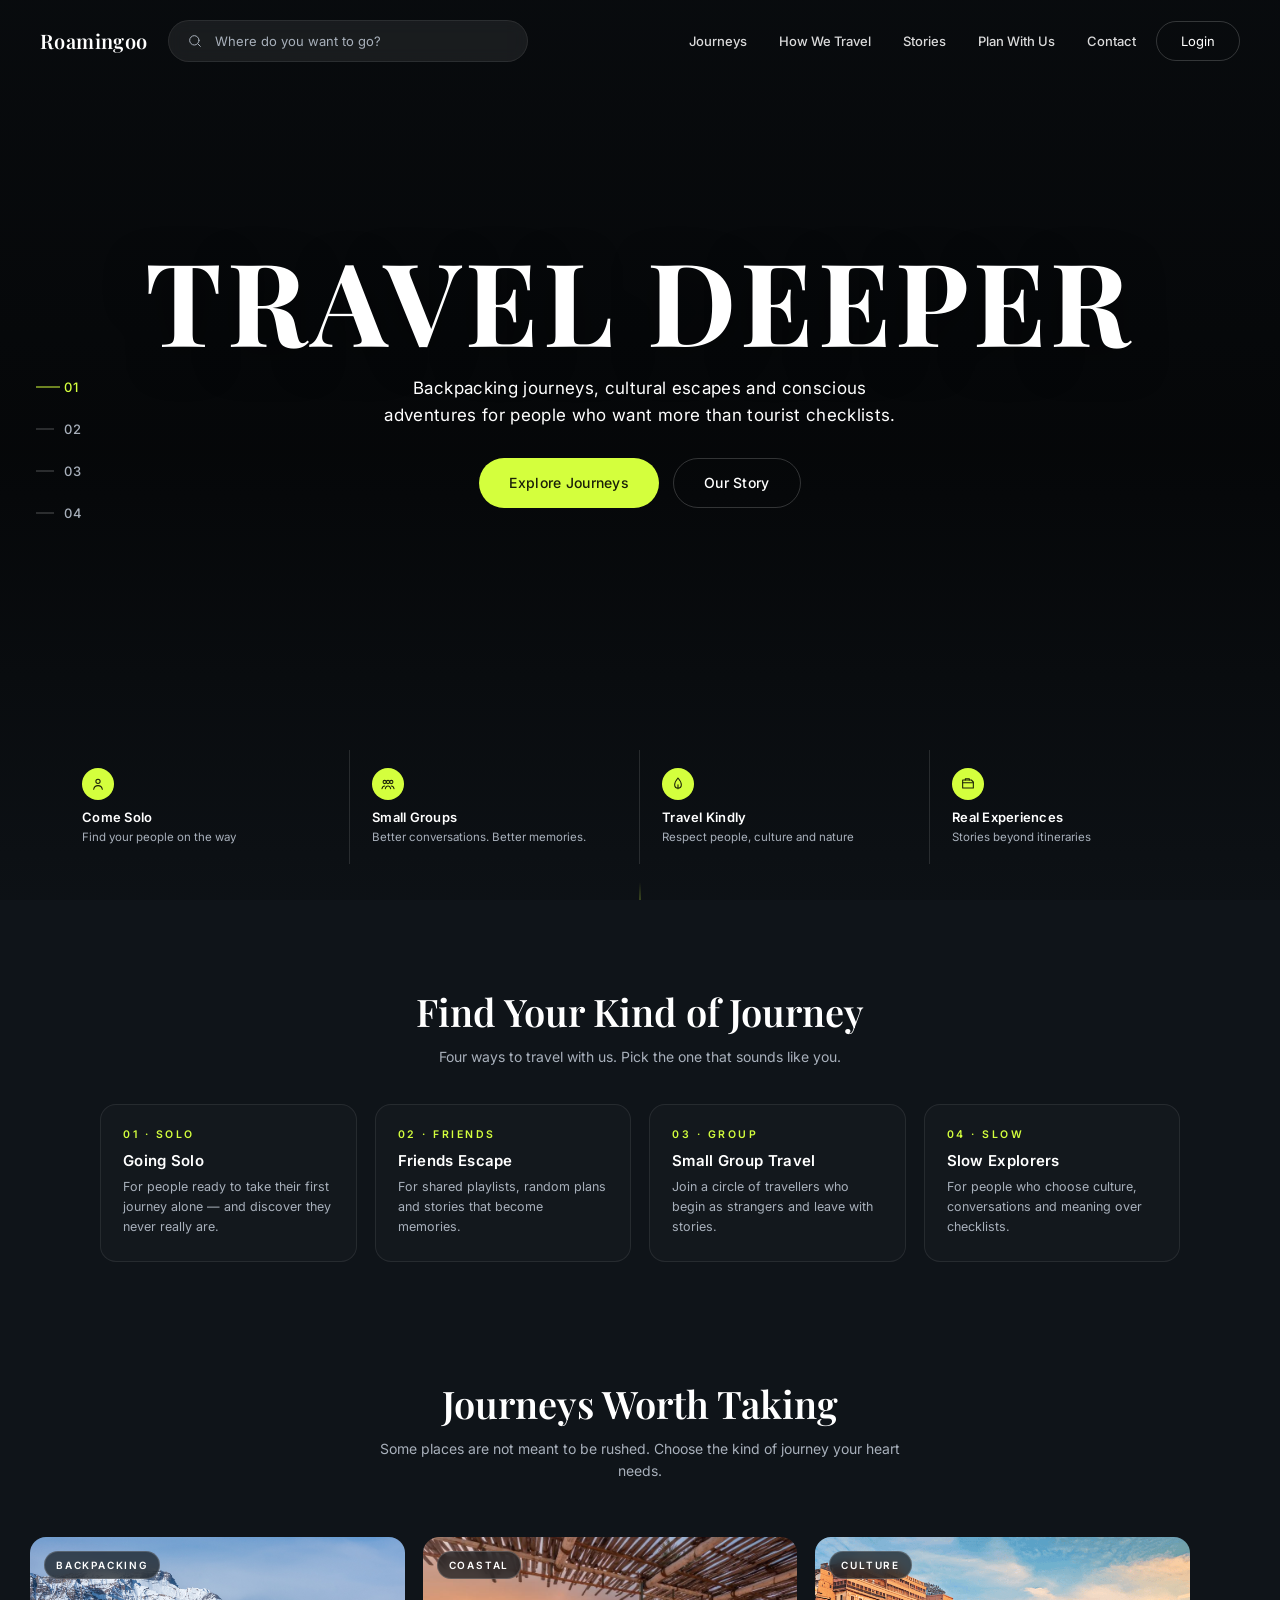
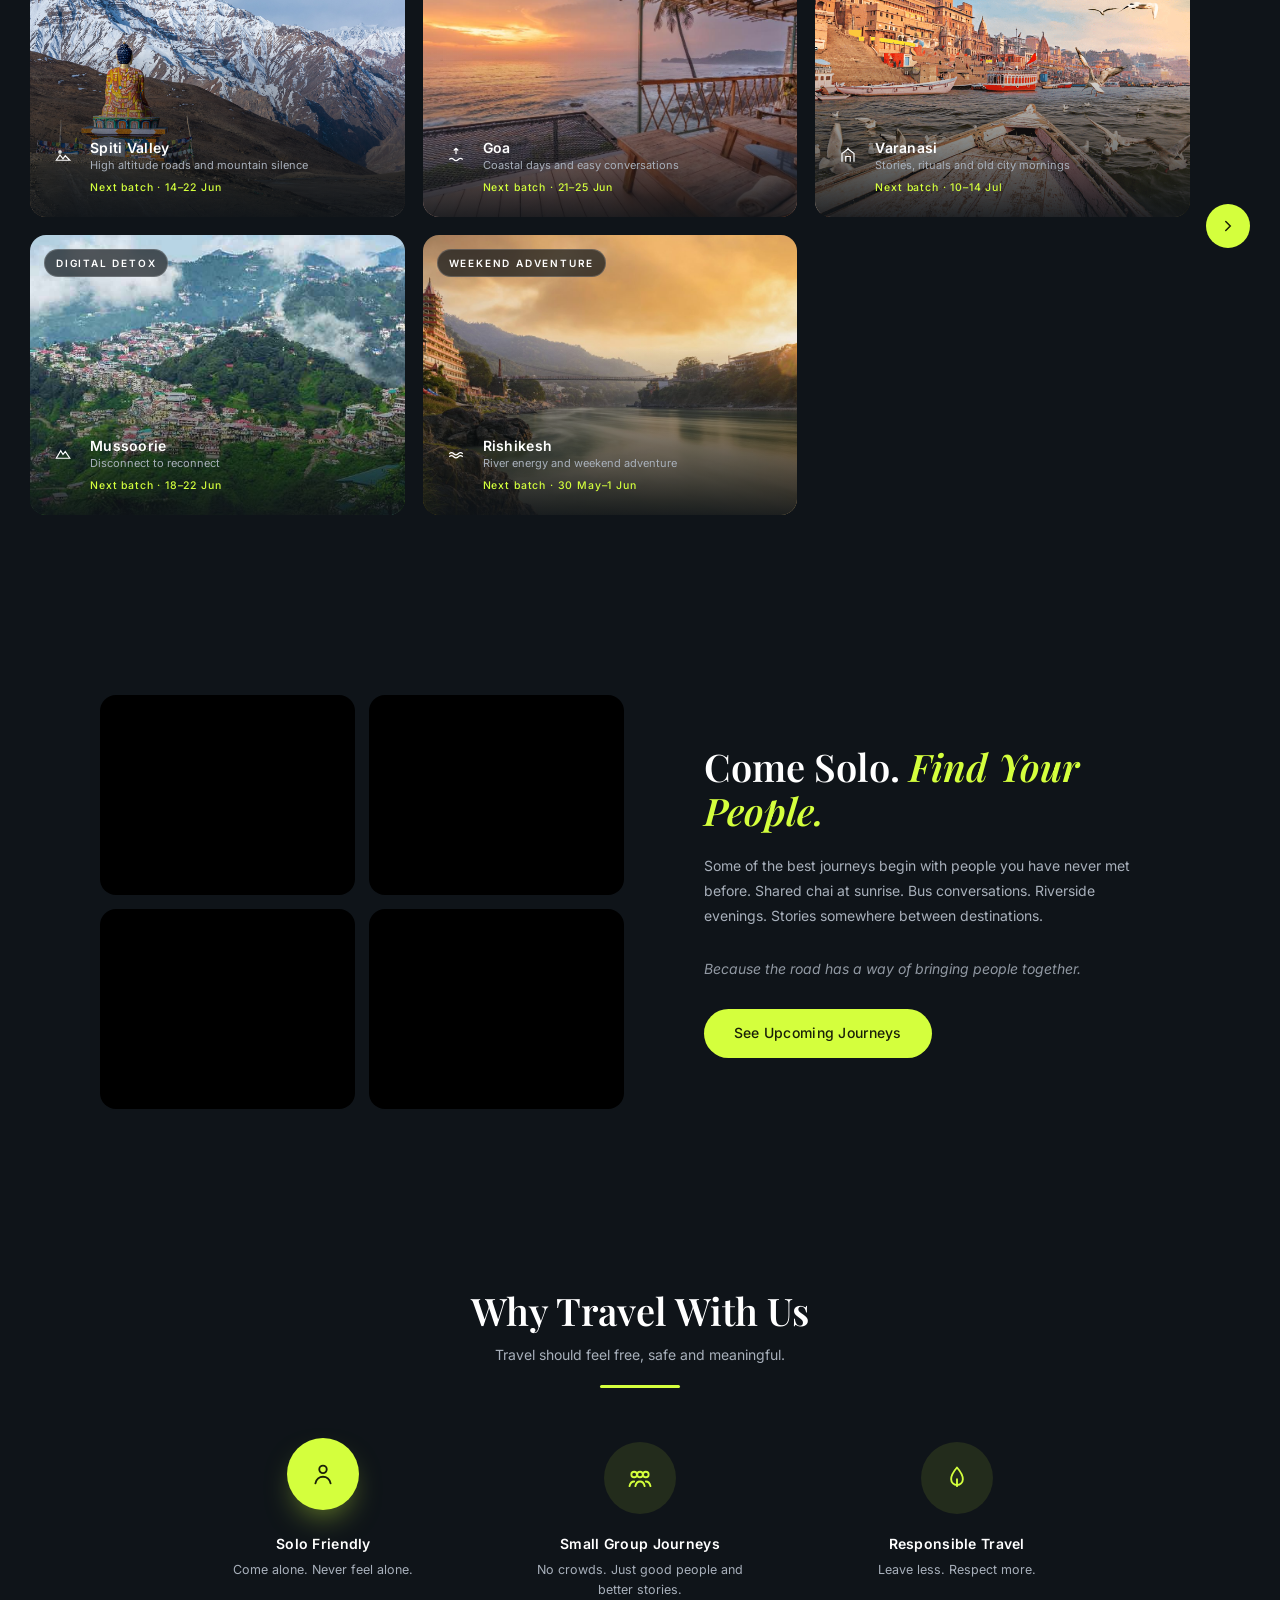
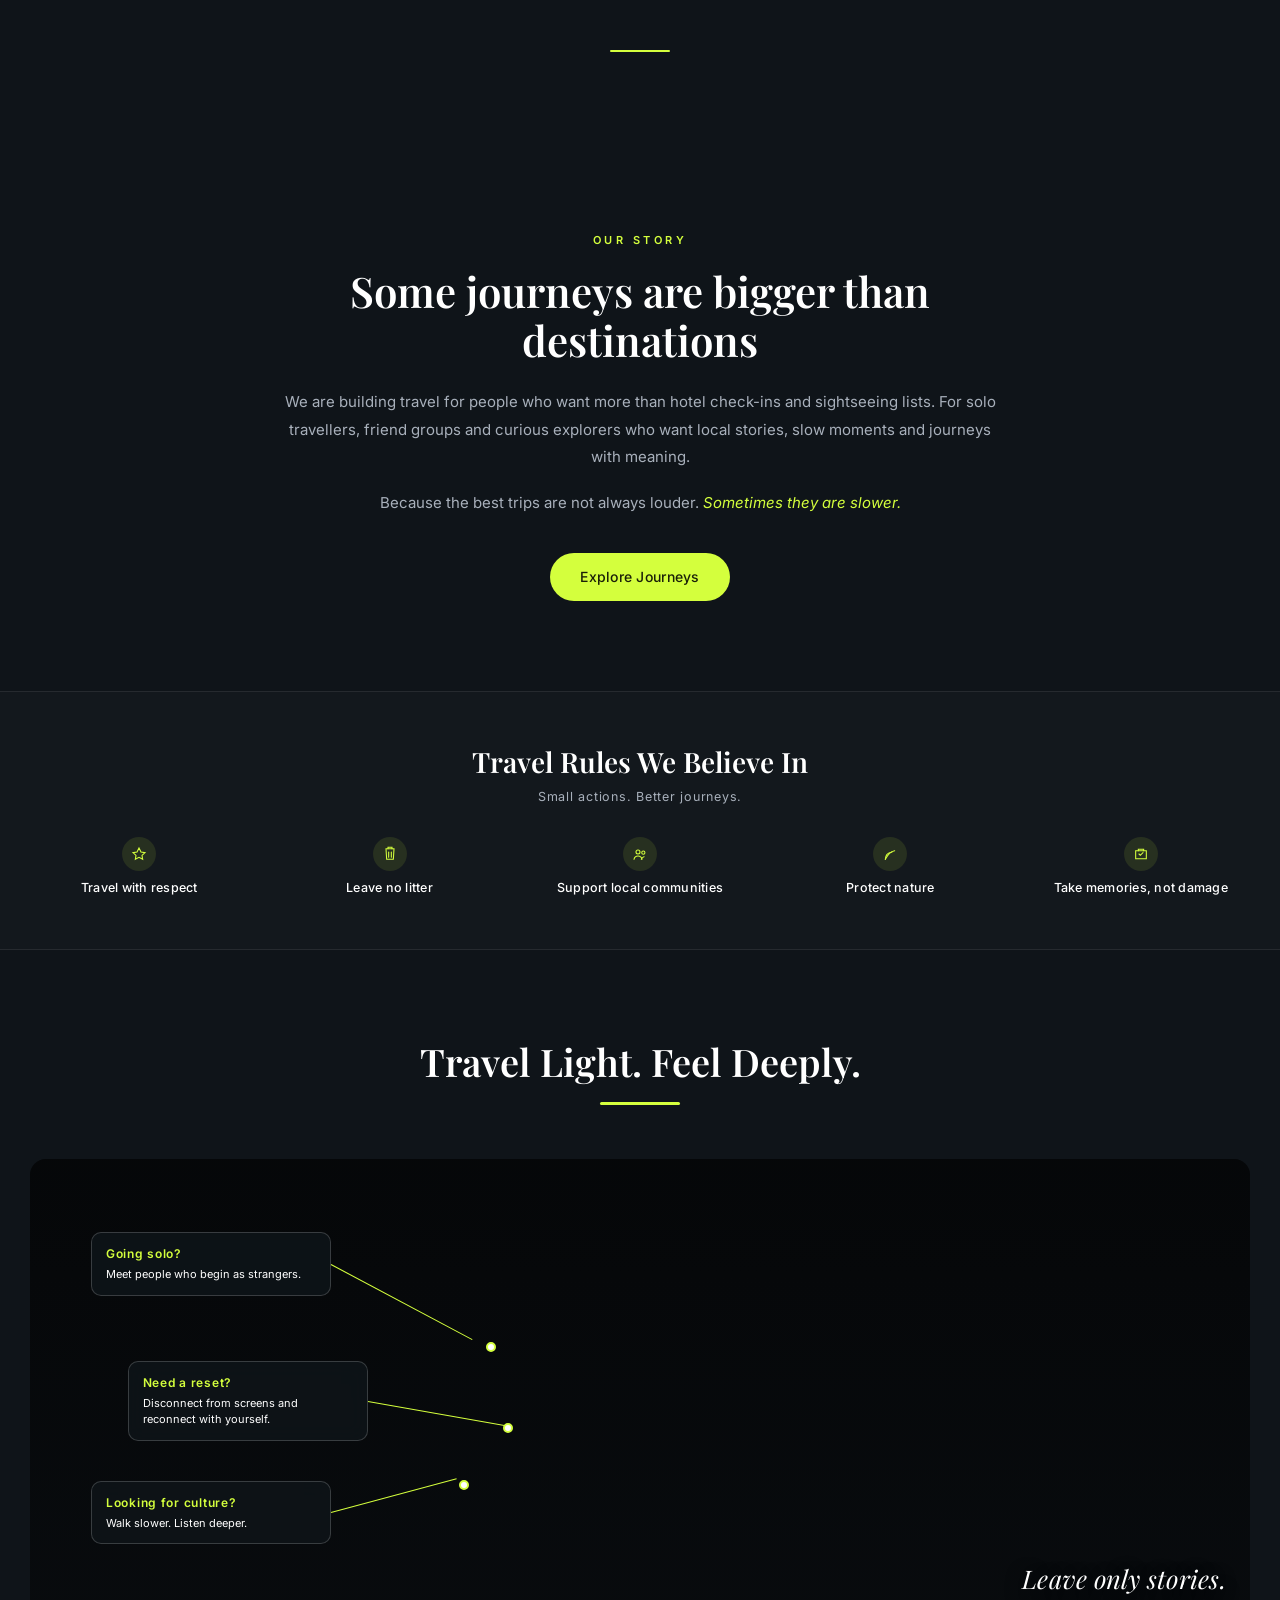
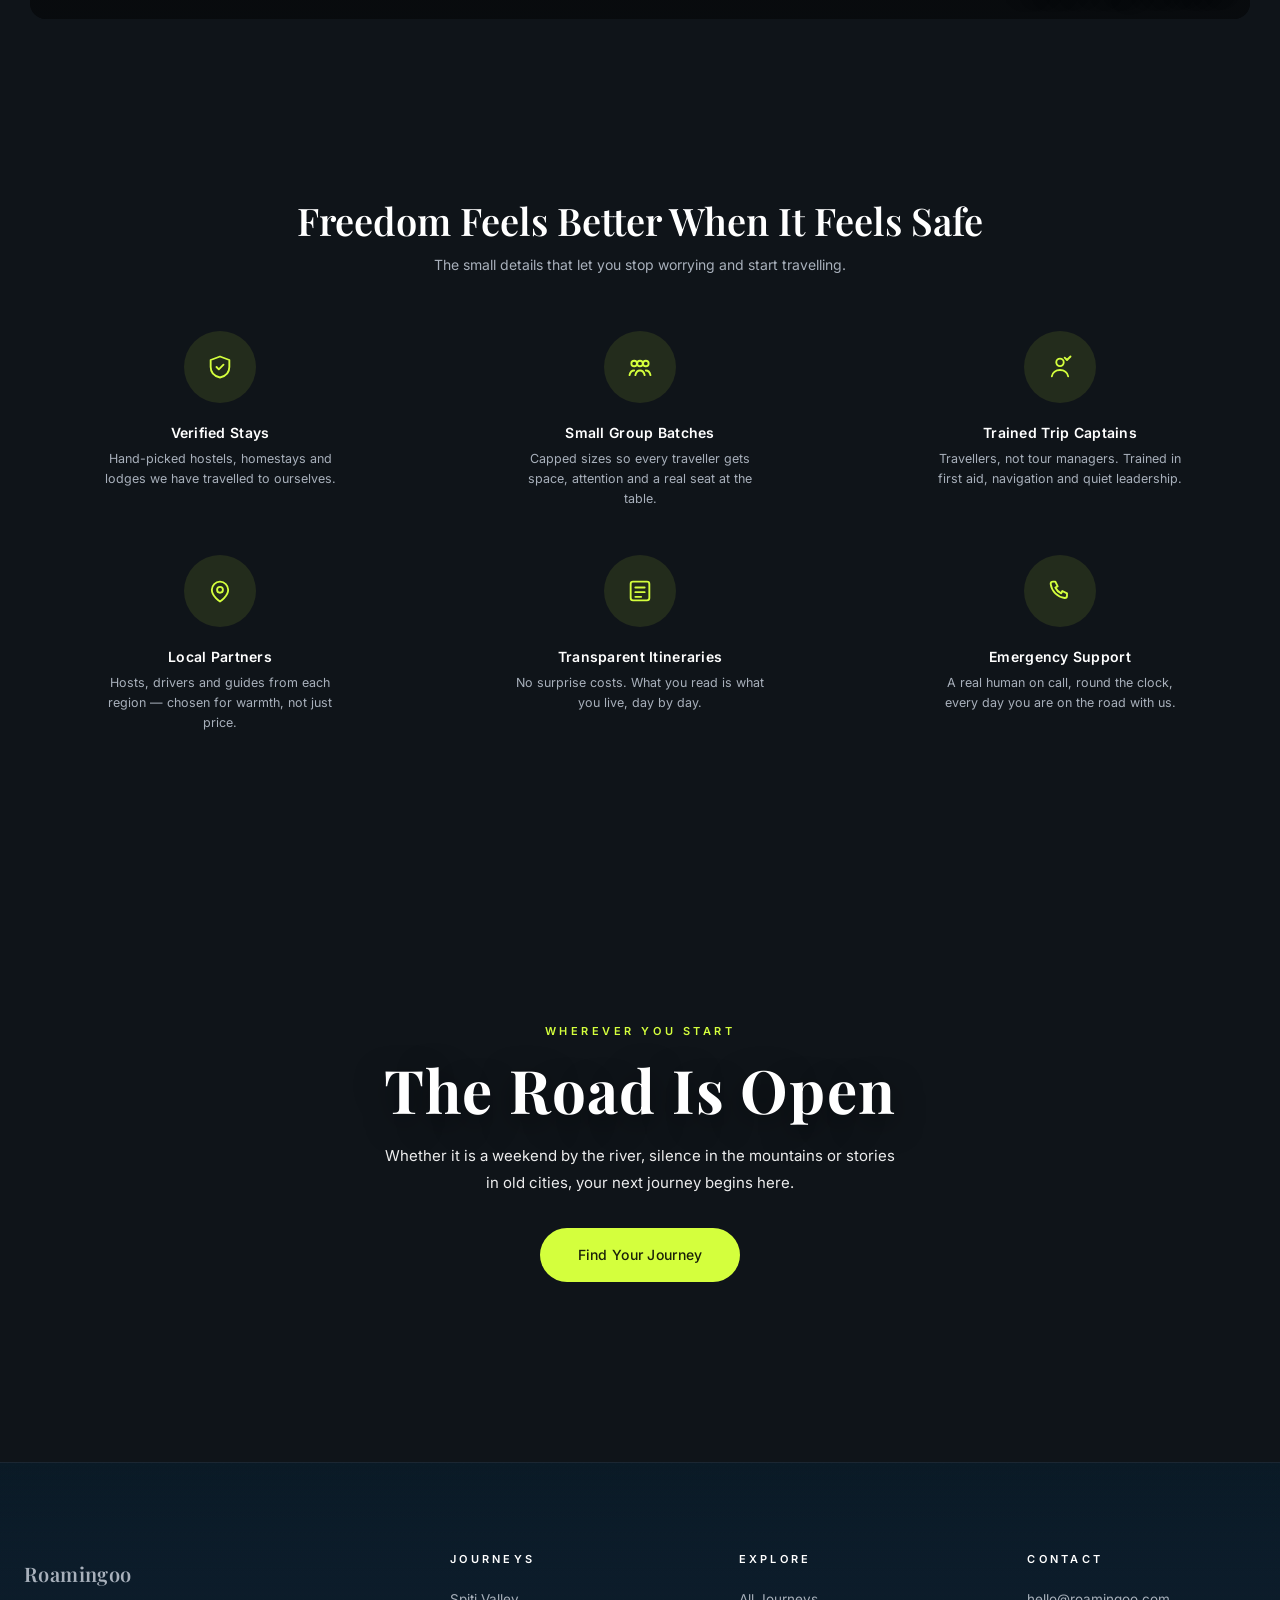
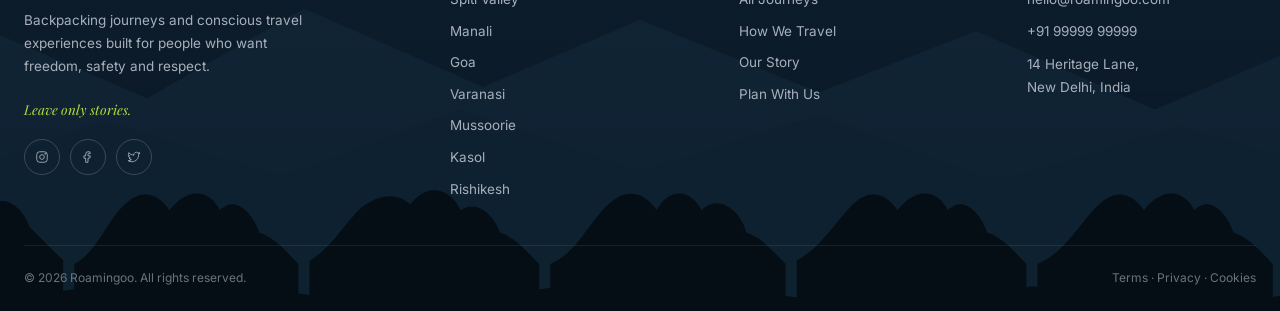
<file: index.html>
<!doctype html>
<html lang="en">
  <head>
    <meta charset="UTF-8" />
    <meta name="viewport" content="width=device-width, initial-scale=1.0" />
    <meta
      name="description"
      content="Roamingoo — Backpacking journeys, cultural escapes and conscious adventures across India for solo travellers, friend groups and small communities. Travel deeper. Leave only stories."
    />
    <meta name="theme-color" content="#0f1419" />
    <meta property="og:title" content="Roamingoo — Travel Deeper" />
    <meta
      property="og:description"
      content="Backpacking journeys and conscious travel experiences across India. Solo-friendly. Small groups. Responsible by design."
    />
    <meta property="og:type" content="website" />
    <title>Roamingoo — Backpacking & Conscious Travel Journeys Across India</title>

    <link rel="preconnect" href="https://fonts.googleapis.com" />
    <link rel="preconnect" href="https://fonts.gstatic.com" crossorigin />
    <link
      href="https://fonts.googleapis.com/css2?family=Inter:wght@300;400;500;600;700&family=Playfair+Display:wght@500;600;700;800&display=swap"
      rel="stylesheet"
    />

    <link rel="stylesheet" href="css/style.css" />

    <!-- Structured data: Organization + TravelAgency + FAQ for AEO discoverability -->
    <script type="application/ld+json">
    {
      "@context": "https://schema.org",
      "@graph": [
        {
          "@type": "TravelAgency",
          "name": "Roamingoo",
          "url": "https://roamingoo.com/",
          "description": "Backpacking journeys and conscious travel experiences across India for people who want freedom, safety and respect.",
          "slogan": "Travel with freedom. Travel with responsibility. Leave only stories.",
          "areaServed": [
            { "@type": "Place", "name": "Spiti Valley, Himachal Pradesh" },
            { "@type": "Place", "name": "Manali, Himachal Pradesh" },
            { "@type": "Place", "name": "Kasol, Himachal Pradesh" },
            { "@type": "Place", "name": "Goa" },
            { "@type": "Place", "name": "Varanasi, Uttar Pradesh" },
            { "@type": "Place", "name": "Mussoorie, Uttarakhand" },
            { "@type": "Place", "name": "Rishikesh, Uttarakhand" }
          ],
          "knowsAbout": [
            "Backpacking trips India",
            "Solo travel groups India",
            "Small group travel",
            "Responsible travel",
            "Digital detox retreats",
            "Cultural journeys",
            "Community travel"
          ]
        },
        {
          "@type": "FAQPage",
          "mainEntity": [
            {
              "@type": "Question",
              "name": "Can I join a Roamingoo journey solo?",
              "acceptedAnswer": {
                "@type": "Answer",
                "text": "Yes. Most travellers come solo. Small group batches, trained trip captains and verified stays make it easy to come alone and never feel alone."
              }
            },
            {
              "@type": "Question",
              "name": "Are these trips backpacker-friendly?",
              "acceptedAnswer": {
                "@type": "Answer",
                "text": "Every journey is built around backpacking culture — local stays, slow days, real conversations and a small batch of like-minded travellers."
              }
            },
            {
              "@type": "Question",
              "name": "What does responsible travel mean at Roamingoo?",
              "acceptedAnswer": {
                "@type": "Answer",
                "text": "We travel with respect, leave no litter, support local communities, protect nature and take memories instead of damage. Small actions, better journeys."
              }
            },
            {
              "@type": "Question",
              "name": "Do you run digital detox retreats?",
              "acceptedAnswer": {
                "@type": "Answer",
                "text": "Yes — our Mussoorie journey is built as a quiet, screen-free reset in the lower Himalayas, designed for slow walks, journalling and reconnecting."
              }
            }
          ]
        }
      ]
    }
    </script>
  </head>
  <body>
    <!-- ============ 01 · HERO ============ -->
    <section class="hero" id="home">
      <!-- Background slides -->
      <div class="hero-slides" id="heroSlides">
        <div
          class="hero-slide active"
          style="
            background-image: url(&quot;https://images.unsplash.com/photo-1464822759023-fed622ff2c3b?auto=format&fit=crop&w=1920&q=80&quot;);
          "
        ></div>
        <div
          class="hero-slide"
          style="
            background-image: url(&quot;https://images.unsplash.com/photo-1469474968028-56623f02e42e?auto=format&fit=crop&w=1920&q=80&quot;);
          "
        ></div>
        <div
          class="hero-slide"
          style="
            background-image: url(&quot;https://images.unsplash.com/photo-1454496522488-7a8e488e8606?auto=format&fit=crop&w=1920&q=80&quot;);
          "
        ></div>
        <div
          class="hero-slide"
          style="
            background-image: url(&quot;https://images.unsplash.com/photo-1501785888041-af3ef285b470?auto=format&fit=crop&w=1920&q=80&quot;);
          "
        ></div>
      </div>
      <div class="hero-overlay"></div>

      <!-- Navbar -->
      <header class="site-header" id="siteHeader">
        <nav class="nav" aria-label="Primary">
          <a href="#home" class="logo" aria-label="Roamingoo home">
            <span class="logo-word">Roamingoo</span>
          </a>

          <div class="nav-search">
            <svg
              viewBox="0 0 24 24"
              fill="none"
              stroke="currentColor"
              stroke-width="1.5"
              stroke-linecap="round"
            >
              <circle cx="11" cy="11" r="7" />
              <path d="m20 20-3.5-3.5" />
            </svg>
            <input
              type="text"
              placeholder="Where do you want to go?"
              aria-label="Find a journey"
            />
          </div>

          <ul class="nav-menu">
            <li><a href="#journeys" class="nav-link active">Journeys</a></li>
            <li><a href="#why" class="nav-link">How We Travel</a></li>
            <li><a href="#story" class="nav-link">Stories</a></li>
            <li><a href="booking.html" class="nav-link">Plan With Us</a></li>
            <li><a href="contact.html" class="nav-link">Contact</a></li>
          </ul>

          <a href="#plan" class="btn-login">Login</a>

          <button
            class="hamburger"
            id="hamburger"
            aria-label="Open menu"
            aria-expanded="false"
          >
            <span></span><span></span><span></span>
          </button>
        </nav>
      </header>

      <!-- Vertical pagination -->
      <div class="hero-pagination" id="heroPagination">
        <button class="active" data-idx="0"><span>01</span></button>
        <button data-idx="1"><span>02</span></button>
        <button data-idx="2"><span>03</span></button>
        <button data-idx="3"><span>04</span></button>
      </div>

      <!-- Center content -->
      <div class="hero-content">
        <h1 class="hero-title reveal">TRAVEL DEEPER</h1>
        <p class="hero-sub reveal" data-delay="200">
          Backpacking journeys, cultural escapes and conscious adventures for
          people who want more than tourist checklists.
        </p>
        <div class="hero-ctas reveal" data-delay="350">
          <a href="#journeys" class="btn btn-primary">Explore Journeys</a>
          <a href="#story" class="btn btn-ghost">Our Story</a>
        </div>
      </div>

      <!-- Feature strip — solo / small group / kind / real -->
      <div class="hero-features">
        <article class="feature reveal" data-delay="100">
          <div class="feature-icon">
            <svg
              viewBox="0 0 24 24"
              fill="none"
              stroke="currentColor"
              stroke-width="1.6"
              stroke-linecap="round"
              stroke-linejoin="round"
            >
              <circle cx="12" cy="8" r="3.2" />
              <path d="M5.5 20c.7-3.4 3.4-5.6 6.5-5.6S17.8 16.6 18.5 20" />
            </svg>
          </div>
          <h4>Come Solo</h4>
          <p>Find your people on the way</p>
        </article>
        <article class="feature reveal" data-delay="200">
          <div class="feature-icon">
            <svg
              viewBox="0 0 24 24"
              fill="none"
              stroke="currentColor"
              stroke-width="1.6"
              stroke-linecap="round"
              stroke-linejoin="round"
            >
              <circle cx="7" cy="9" r="2.4" />
              <circle cx="17" cy="9" r="2.4" />
              <circle cx="12" cy="9" r="2.4" />
              <path d="M3 19c.6-2.6 2.2-4 4-4M21 19c-.6-2.6-2.2-4-4-4M8 19c.6-2.6 2-4 4-4s3.4 1.4 4 4" />
            </svg>
          </div>
          <h4>Small Groups</h4>
          <p>Better conversations. Better memories.</p>
        </article>
        <article class="feature reveal" data-delay="300">
          <div class="feature-icon">
            <svg
              viewBox="0 0 24 24"
              fill="none"
              stroke="currentColor"
              stroke-width="1.6"
              stroke-linecap="round"
              stroke-linejoin="round"
            >
              <path d="M12 3c-3.5 4-5 7-5 10a5 5 0 0 0 10 0c0-3-1.5-6-5-10z" />
              <path d="M12 13v6" />
            </svg>
          </div>
          <h4>Travel Kindly</h4>
          <p>Respect people, culture and nature</p>
        </article>
        <article class="feature reveal" data-delay="400">
          <div class="feature-icon">
            <svg
              viewBox="0 0 24 24"
              fill="none"
              stroke="currentColor"
              stroke-width="1.6"
              stroke-linecap="round"
              stroke-linejoin="round"
            >
              <path d="M4 6h13l3 3v9H4z" />
              <path d="M4 10h16" />
              <path d="M8 6V4h6v2" />
            </svg>
          </div>
          <h4>Real Experiences</h4>
          <p>Stories beyond itineraries</p>
        </article>
      </div>

      <a href="#kinds" class="scroll-cue" aria-label="Scroll down">
        <span></span>
      </a>
    </section>

    <!-- ============ 02 · FIND YOUR KIND OF JOURNEY ============ -->
    <section class="section journey-types" id="kinds" aria-labelledby="kinds-title">
      <header class="section-head reveal">
        <h2 class="section-title" id="kinds-title">Find Your Kind of Journey</h2>
        <p class="section-sub">
          Four ways to travel with us. Pick the one that sounds like you.
        </p>
      </header>

      <div class="kinds-grid">
        <a href="#journeys" class="kind-card reveal" data-delay="100">
          <span class="kind-eyebrow">01 · Solo</span>
          <h3>Going Solo</h3>
          <p>
            For people ready to take their first journey alone — and discover
            they never really are.
          </p>
        </a>
        <a href="#journeys" class="kind-card reveal" data-delay="200">
          <span class="kind-eyebrow">02 · Friends</span>
          <h3>Friends Escape</h3>
          <p>
            For shared playlists, random plans and stories that become
            memories.
          </p>
        </a>
        <a href="#journeys" class="kind-card reveal" data-delay="300">
          <span class="kind-eyebrow">03 · Group</span>
          <h3>Small Group Travel</h3>
          <p>
            Join a circle of travellers who begin as strangers and leave with
            stories.
          </p>
        </a>
        <a href="#journeys" class="kind-card reveal" data-delay="400">
          <span class="kind-eyebrow">04 · Slow</span>
          <h3>Slow Explorers</h3>
          <p>
            For people who choose culture, conversations and meaning over
            checklists.
          </p>
        </a>
      </div>
    </section>

    <!-- ============ 03 · JOURNEYS WORTH TAKING (Destination grid) ============ -->
    <section class="section wonders" id="journeys" aria-labelledby="journeys-title">
      <header class="section-head reveal">
        <h2 class="section-title" id="journeys-title">Journeys Worth Taking</h2>
        <p class="section-sub">
          Some places are not meant to be rushed. Choose the kind of journey
          your heart needs.
        </p>
      </header>

      <div class="wonders-wrap">
        <div class="wonders-grid" id="wondersGrid">
          <a
            href="backpacking.html"
            class="wonder-card reveal"
            data-delay="100"
            style="
              background-image: url(&quot;assets/images/Blog%20%20News%20Banners%20%20%20(7)_20250527T090622423Z.png&quot;);
            "
          >
            <span class="wonder-tag">Backpacking</span>
            <div class="wonder-info">
              <div class="wonder-icon">
                <svg
                  viewBox="0 0 24 24"
                  fill="none"
                  stroke="currentColor"
                  stroke-width="1.6"
                >
                  <path d="M3 19l5-7 4 5 3-4 6 6H3z" />
                  <circle cx="8" cy="8" r="1.5" />
                </svg>
              </div>
              <div>
                <h4>Spiti Valley</h4>
                <p>High altitude roads and mountain silence</p>
                <span class="wonder-dates">Next batch · 14–22 Jun</span>
              </div>
            </div>
          </a>

          <a
            href="destination-goa.html"
            class="wonder-card reveal"
            data-delay="200"
            style="
              background-image: url(&quot;assets/images/606152253.jpg.jpeg&quot;);
            "
          >
            <span class="wonder-tag">Coastal</span>
            <div class="wonder-info">
              <div class="wonder-icon">
                <svg
                  viewBox="0 0 24 24"
                  fill="none"
                  stroke="currentColor"
                  stroke-width="1.6"
                >
                  <path d="M3 18c2-2 4-2 6 0s4 2 6 0 4-2 6 0" />
                  <path d="M12 11V3M9 6l3-3 3 3" />
                </svg>
              </div>
              <div>
                <h4>Goa</h4>
                <p>Coastal days and easy conversations</p>
                <span class="wonder-dates">Next batch · 21–25 Jun</span>
              </div>
            </div>
          </a>

          <a
            href="destination-banaras.html"
            class="wonder-card reveal"
            data-delay="300"
            style="
              background-image: url(&quot;assets/images/kashi-varanasi.png&quot;);
            "
          >
            <span class="wonder-tag">Culture</span>
            <div class="wonder-info">
              <div class="wonder-icon">
                <svg
                  viewBox="0 0 24 24"
                  fill="none"
                  stroke="currentColor"
                  stroke-width="1.6"
                >
                  <path d="M4 21V10l8-6 8 6v11" />
                  <path d="M9 21v-7h6v7" />
                  <path d="M12 4v-2" />
                </svg>
              </div>
              <div>
                <h4>Varanasi</h4>
                <p>Stories, rituals and old city mornings</p>
                <span class="wonder-dates">Next batch · 10–14 Jul</span>
              </div>
            </div>
          </a>

          <a
            href="destination-uttarakhand.html"
            class="wonder-card reveal"
            data-delay="400"
            style="
              background-image: url(&quot;assets/images/20250328836639373.jpg.jpeg&quot;);
            "
          >
            <span class="wonder-tag">Digital Detox</span>
            <div class="wonder-info">
              <div class="wonder-icon">
                <svg
                  viewBox="0 0 24 24"
                  fill="none"
                  stroke="currentColor"
                  stroke-width="1.6"
                >
                  <path d="M3 19l6-10 3 5 3-4 6 9H3z" />
                </svg>
              </div>
              <div>
                <h4>Mussoorie</h4>
                <p>Disconnect to reconnect</p>
                <span class="wonder-dates">Next batch · 18–22 Jun</span>
              </div>
            </div>
          </a>

          <a
            href="destination-uttarakhand.html"
            class="wonder-card reveal"
            data-delay="500"
            style="
              background-image: url(&quot;assets/images/laxman%20jhula-rishikesh-uttrakhand-hero.jpg.jpeg&quot;);
            "
          >
            <span class="wonder-tag">Weekend Adventure</span>
            <div class="wonder-info">
              <div class="wonder-icon">
                <svg
                  viewBox="0 0 24 24"
                  fill="none"
                  stroke="currentColor"
                  stroke-width="1.6"
                >
                  <path d="M3 17c2-2 4-2 6 0s4 2 6 0 4-2 6 0" />
                  <path d="M3 13c2-2 4-2 6 0s4 2 6 0 4-2 6 0" />
                </svg>
              </div>
              <div>
                <h4>Rishikesh</h4>
                <p>River energy and weekend adventure</p>
                <span class="wonder-dates">Next batch · 30 May–1 Jun</span>
              </div>
            </div>
          </a>
        </div>

        <button class="wonders-next" id="wondersNext" aria-label="Next">
          <svg
            viewBox="0 0 24 24"
            fill="none"
            stroke="currentColor"
            stroke-width="2"
            stroke-linecap="round"
          >
            <path d="M9 6l6 6-6 6" />
          </svg>
        </button>
      </div>
    </section>

    <!-- ============ 04 · COME SOLO. FIND YOUR PEOPLE. (Community block) ============ -->
    <section class="section perfect" id="community" aria-labelledby="community-title">
      <div class="perfect-grid">
        <div class="perfect-collage reveal">
          <div
            class="col-img col-img-1"
            style="
              background-image: url(&quot;https://images.unsplash.com/photo-1525253086316-d0c936c814f8?auto=format&fit=crop&w=900&q=80&quot;);
            "
          ></div>
          <div
            class="col-img col-img-2"
            style="
              background-image: url(&quot;https://images.unsplash.com/photo-1504609813442-a8924e83f76e?auto=format&fit=crop&w=900&q=80&quot;);
            "
          ></div>
          <div
            class="col-img col-img-3"
            style="
              background-image: url(&quot;https://images.unsplash.com/photo-1530789253388-582c481c54b0?auto=format&fit=crop&w=900&q=80&quot;);
            "
          ></div>
          <div
            class="col-img col-img-4"
            style="
              background-image: url(&quot;https://images.unsplash.com/photo-1517457373958-b7bdd4587205?auto=format&fit=crop&w=900&q=80&quot;);
            "
          ></div>
        </div>

        <div class="perfect-text reveal" data-delay="200">
          <h2 class="section-title" id="community-title">
            Come Solo. <em>Find Your People.</em>
          </h2>
          <p>
            Some of the best journeys begin with people you have never met
            before. Shared chai at sunrise. Bus conversations. Riverside
            evenings. Stories somewhere between destinations.
          </p>
          <p class="perfect-aside">
            Because the road has a way of bringing people together.
          </p>
          <a href="#journeys" class="btn btn-primary">See Upcoming Journeys</a>
        </div>
      </div>
    </section>

    <!-- ============ 05 · WHY TRAVEL WITH US ============ -->
    <section class="section reasons" id="why" aria-labelledby="why-title">
      <header class="section-head reveal">
        <h2 class="section-title" id="why-title">Why Travel With Us</h2>
        <p class="section-sub">
          Travel should feel free, safe and meaningful.
        </p>
        <span class="head-line"></span>
      </header>

      <div class="reasons-grid">
        <article class="reason reveal" data-delay="100">
          <div class="reason-icon active">
            <svg
              viewBox="0 0 24 24"
              fill="none"
              stroke="currentColor"
              stroke-width="1.6"
              stroke-linecap="round"
              stroke-linejoin="round"
            >
              <circle cx="12" cy="8" r="3.2" />
              <path d="M5.5 20c.7-3.4 3.4-5.6 6.5-5.6S17.8 16.6 18.5 20" />
            </svg>
          </div>
          <h4>Solo Friendly</h4>
          <p>Come alone. Never feel alone.</p>
        </article>

        <article class="reason reveal" data-delay="200">
          <div class="reason-icon">
            <svg
              viewBox="0 0 24 24"
              fill="none"
              stroke="currentColor"
              stroke-width="1.6"
              stroke-linecap="round"
              stroke-linejoin="round"
            >
              <circle cx="7" cy="9" r="2.4" />
              <circle cx="17" cy="9" r="2.4" />
              <circle cx="12" cy="9" r="2.4" />
              <path d="M3 19c.6-2.6 2.2-4 4-4M21 19c-.6-2.6-2.2-4-4-4M8 19c.6-2.6 2-4 4-4s3.4 1.4 4 4" />
            </svg>
          </div>
          <h4>Small Group Journeys</h4>
          <p>No crowds. Just good people and better stories.</p>
        </article>

        <article class="reason reveal" data-delay="300">
          <div class="reason-icon">
            <svg
              viewBox="0 0 24 24"
              fill="none"
              stroke="currentColor"
              stroke-width="1.6"
              stroke-linecap="round"
              stroke-linejoin="round"
            >
              <path d="M12 3c-3.5 4-5 7-5 10a5 5 0 0 0 10 0c0-3-1.5-6-5-10z" />
              <path d="M12 13v6" />
            </svg>
          </div>
          <h4>Responsible Travel</h4>
          <p>Leave less. Respect more.</p>
        </article>
      </div>

      <div class="reasons-line"></div>
    </section>

    <!-- ============ 06 · STORY SECTION ============ -->
    <section class="section story-band" id="story" aria-labelledby="story-title">
      <div class="story-inner reveal">
        <p class="story-eyebrow">Our Story</p>
        <h2 class="section-title" id="story-title">
          Some journeys are bigger than destinations
        </h2>
        <p class="story-body">
          We are building travel for people who want more than hotel check-ins
          and sightseeing lists. For solo travellers, friend groups and curious
          explorers who want local stories, slow moments and journeys with
          meaning.
        </p>
        <p class="story-body">
          Because the best trips are not always louder.
          <em>Sometimes they are slower.</em>
        </p>
        <a href="#journeys" class="btn btn-primary">Explore Journeys</a>
      </div>
    </section>

    <!-- ============ 07 · TRAVEL RULES WE BELIEVE IN (Responsible strip) ============ -->
    <section class="rules-strip" aria-labelledby="rules-title">
      <div class="rules-inner reveal">
        <header class="rules-head">
          <h2 class="rules-title" id="rules-title">Travel Rules We Believe In</h2>
          <p class="rules-sub">Small actions. Better journeys.</p>
        </header>

        <ul class="rules-list">
          <li>
            <span class="rule-ico" aria-hidden="true">
              <svg viewBox="0 0 24 24" fill="none" stroke="currentColor" stroke-width="1.6" stroke-linecap="round">
                <path d="M12 3l3 6 6 1-4.5 4 1 6L12 17l-5.5 3 1-6L3 10l6-1z" />
              </svg>
            </span>
            <h3>Travel with respect</h3>
          </li>
          <li>
            <span class="rule-ico" aria-hidden="true">
              <svg viewBox="0 0 24 24" fill="none" stroke="currentColor" stroke-width="1.6" stroke-linecap="round">
                <path d="M6 4h12l-1 16H7z" />
                <path d="M9 4V2h6v2" />
                <path d="M10 9v8M14 9v8" />
              </svg>
            </span>
            <h3>Leave no litter</h3>
          </li>
          <li>
            <span class="rule-ico" aria-hidden="true">
              <svg viewBox="0 0 24 24" fill="none" stroke="currentColor" stroke-width="1.6" stroke-linecap="round">
                <circle cx="9" cy="9" r="3" />
                <circle cx="17" cy="10" r="2.4" />
                <path d="M3 20c.6-3 3-5 6-5s5.4 2 6 5" />
                <path d="M14 20c.4-2 2-3.4 4-4" />
              </svg>
            </span>
            <h3>Support local communities</h3>
          </li>
          <li>
            <span class="rule-ico" aria-hidden="true">
              <svg viewBox="0 0 24 24" fill="none" stroke="currentColor" stroke-width="1.6" stroke-linecap="round">
                <path d="M5 20c3-6 8-12 14-13" />
                <path d="M5 20c0-6 4-10 10-11" />
              </svg>
            </span>
            <h3>Protect nature</h3>
          </li>
          <li>
            <span class="rule-ico" aria-hidden="true">
              <svg viewBox="0 0 24 24" fill="none" stroke="currentColor" stroke-width="1.6" stroke-linecap="round">
                <path d="M4 7h16v12H4z" />
                <path d="M8 7V5h8v2" />
                <path d="M9 12l2 2 4-4" />
              </svg>
            </span>
            <h3>Take memories, not damage</h3>
          </li>
        </ul>
      </div>
    </section>

    <!-- ============ 08 · TRAVEL LIGHT. FEEL DEEPLY. (Reuse explore section) ============ -->
    <section class="section explore" id="feel" aria-labelledby="feel-title">
      <header class="section-head reveal">
        <h2 class="section-title" id="feel-title">Travel Light. Feel Deeply.</h2>
        <span class="head-line"></span>
      </header>

      <div class="explore-canvas reveal">
        <div
          class="explore-bg"
          style="
            background-image: url(&quot;https://images.unsplash.com/photo-1448375240586-882707db888b?auto=format&fit=crop&w=1920&q=80&quot;);
          "
        ></div>
        <div class="explore-overlay"></div>

        <div class="annotation a-1">
          <div class="ann-card">
            <strong>Going solo?</strong>
            <p>Meet people who begin as strangers.</p>
          </div>
          <span class="ann-line"></span>
          <span class="ann-dot"></span>
        </div>

        <div class="annotation a-2">
          <div class="ann-card">
            <strong>Need a reset?</strong>
            <p>Disconnect from screens and reconnect with yourself.</p>
          </div>
          <span class="ann-line"></span>
          <span class="ann-dot"></span>
        </div>

        <div class="annotation a-3">
          <div class="ann-card">
            <strong>Looking for culture?</strong>
            <p>Walk slower. Listen deeper.</p>
          </div>
          <span class="ann-line"></span>
          <span class="ann-dot"></span>
        </div>

        <div class="explore-tagline">Leave only stories.</div>
      </div>
    </section>

    <!-- ============ 09 · FREEDOM FEELS BETTER WHEN IT FEELS SAFE (Trust) ============ -->
    <section class="section trust" id="trust" aria-labelledby="trust-title">
      <header class="section-head reveal">
        <h2 class="section-title" id="trust-title">
          Freedom Feels Better When It Feels Safe
        </h2>
        <p class="section-sub">
          The small details that let you stop worrying and start travelling.
        </p>
      </header>

      <div class="trust-grid">
        <article class="reason reveal" data-delay="100">
          <div class="reason-icon">
            <svg viewBox="0 0 24 24" fill="none" stroke="currentColor" stroke-width="1.6" stroke-linecap="round" stroke-linejoin="round">
              <path d="M12 3l8 3v6c0 5-3.5 8-8 9-4.5-1-8-4-8-9V6z" />
              <path d="M9 12l2 2 4-4" />
            </svg>
          </div>
          <h4>Verified Stays</h4>
          <p>Hand-picked hostels, homestays and lodges we have travelled to ourselves.</p>
        </article>

        <article class="reason reveal" data-delay="200">
          <div class="reason-icon">
            <svg viewBox="0 0 24 24" fill="none" stroke="currentColor" stroke-width="1.6" stroke-linecap="round" stroke-linejoin="round">
              <circle cx="7" cy="9" r="2.4" />
              <circle cx="17" cy="9" r="2.4" />
              <circle cx="12" cy="9" r="2.4" />
              <path d="M3 19c.6-2.6 2.2-4 4-4M21 19c-.6-2.6-2.2-4-4-4M8 19c.6-2.6 2-4 4-4s3.4 1.4 4 4" />
            </svg>
          </div>
          <h4>Small Group Batches</h4>
          <p>Capped sizes so every traveller gets space, attention and a real seat at the table.</p>
        </article>

        <article class="reason reveal" data-delay="300">
          <div class="reason-icon">
            <svg viewBox="0 0 24 24" fill="none" stroke="currentColor" stroke-width="1.6" stroke-linecap="round" stroke-linejoin="round">
              <circle cx="12" cy="8" r="3.2" />
              <path d="M5 20c.6-3.2 3.4-5.4 7-5.4s6.4 2.2 7 5.4" />
              <path d="M16 4l2 2 3-3" />
            </svg>
          </div>
          <h4>Trained Trip Captains</h4>
          <p>Travellers, not tour managers. Trained in first aid, navigation and quiet leadership.</p>
        </article>

        <article class="reason reveal" data-delay="400">
          <div class="reason-icon">
            <svg viewBox="0 0 24 24" fill="none" stroke="currentColor" stroke-width="1.6" stroke-linecap="round" stroke-linejoin="round">
              <path d="M12 21s-7-4.35-7-10a7 7 0 0 1 14 0c0 5.65-7 10-7 10z" />
              <circle cx="12" cy="11" r="2.5" />
            </svg>
          </div>
          <h4>Local Partners</h4>
          <p>Hosts, drivers and guides from each region — chosen for warmth, not just price.</p>
        </article>

        <article class="reason reveal" data-delay="500">
          <div class="reason-icon">
            <svg viewBox="0 0 24 24" fill="none" stroke="currentColor" stroke-width="1.6" stroke-linecap="round" stroke-linejoin="round">
              <rect x="4" y="4" width="16" height="16" rx="2" />
              <path d="M8 9h8M8 13h8M8 17h5" />
            </svg>
          </div>
          <h4>Transparent Itineraries</h4>
          <p>No surprise costs. What you read is what you live, day by day.</p>
        </article>

        <article class="reason reveal" data-delay="600">
          <div class="reason-icon">
            <svg viewBox="0 0 24 24" fill="none" stroke="currentColor" stroke-width="1.6" stroke-linecap="round" stroke-linejoin="round">
              <path d="M4 6a2 2 0 0 1 2-2h2l2 4-2 1a10 10 0 0 0 5 5l1-2 4 2v2a2 2 0 0 1-2 2A14 14 0 0 1 4 6z" />
            </svg>
          </div>
          <h4>Emergency Support</h4>
          <p>A real human on call, round the clock, every day you are on the road with us.</p>
        </article>
      </div>
    </section>

    <!-- ============ 10 · THE ROAD IS OPEN (Final CTA) ============ -->
    <section class="final-cta" id="plan" aria-labelledby="final-title">
      <div class="final-bg"
        style="background-image:url(&quot;https://images.unsplash.com/photo-1469474968028-56623f02e42e?auto=format&fit=crop&w=1920&q=80&quot;);">
      </div>
      <div class="final-overlay"></div>
      <div class="final-inner reveal">
        <p class="final-eyebrow">Wherever you start</p>
        <h2 class="final-title" id="final-title">The Road Is Open</h2>
        <p class="final-sub">
          Whether it is a weekend by the river, silence in the mountains or
          stories in old cities, your next journey begins here.
        </p>
        <a href="#journeys" class="btn btn-primary large">Find Your Journey</a>
      </div>
    </section>

    <!-- ============ FOOTER ============ -->
    <footer class="site-footer">
      <div class="footer-grid">
        <div class="f-col f-brand">
          <a href="#home" class="logo footer-logo" aria-label="Roamingoo home">
            <span class="logo-word">Roamingoo</span>
          </a>
          <p>
            Backpacking journeys and conscious travel experiences built for
            people who want freedom, safety and respect.
          </p>
          <p class="footer-tag"><em>Leave only stories.</em></p>
          <div class="socials">
            <a href="#" aria-label="Instagram"
              ><svg
                viewBox="0 0 24 24"
                fill="none"
                stroke="currentColor"
                stroke-width="1.5"
              >
                <rect x="3" y="3" width="18" height="18" rx="5" />
                <circle cx="12" cy="12" r="4" />
                <circle cx="17.5" cy="6.5" r=".8" fill="currentColor" /></svg
            ></a>
            <a href="#" aria-label="Facebook"
              ><svg
                viewBox="0 0 24 24"
                fill="none"
                stroke="currentColor"
                stroke-width="1.5"
              >
                <path
                  d="M15 3h-3a4 4 0 0 0-4 4v3H5v4h3v7h4v-7h3l1-4h-4V7a1 1 0 0 1 1-1h3z"
                /></svg
            ></a>
            <a href="#" aria-label="Twitter"
              ><svg
                viewBox="0 0 24 24"
                fill="none"
                stroke="currentColor"
                stroke-width="1.5"
              >
                <path
                  d="M22 5.8a8.5 8.5 0 0 1-2.4.7 4.1 4.1 0 0 0 1.8-2.3 8.4 8.4 0 0 1-2.6 1 4.1 4.1 0 0 0-7 3.8A11.7 11.7 0 0 1 3 4.6a4.1 4.1 0 0 0 1.3 5.5 4 4 0 0 1-1.9-.5 4.1 4.1 0 0 0 3.3 4 4.1 4.1 0 0 1-1.9.1 4.1 4.1 0 0 0 3.8 2.8A8.3 8.3 0 0 1 2 18.3a11.7 11.7 0 0 0 6.3 1.8c7.6 0 11.7-6.3 11.7-11.7v-.5A8.3 8.3 0 0 0 22 5.8z"
                /></svg
            ></a>
          </div>
        </div>

        <div class="f-col">
          <h5>Journeys</h5>
          <a href="destination.html">Spiti Valley</a>
          <a href="destination.html">Manali</a>
          <a href="destination-goa.html">Goa</a>
          <a href="destination-banaras.html">Varanasi</a>
          <a href="destination-uttarakhand.html">Mussoorie</a>
          <a href="destination.html">Kasol</a>
          <a href="destination-uttarakhand.html">Rishikesh</a>
        </div>

        <div class="f-col">
          <h5>Explore</h5>
          <a href="#journeys">All Journeys</a>
          <a href="#why">How We Travel</a>
          <a href="#story">Our Story</a>
          <a href="booking.html">Plan With Us</a>
        </div>

        <div class="f-col">
          <h5>Contact</h5>
          <a href="mailto:hello@roamingoo.com">hello@roamingoo.com</a>
          <a href="tel:+919999999999">+91 99999 99999</a>
          <p>14 Heritage Lane,<br />New Delhi, India</p>
        </div>
      </div>

      <div class="footer-bottom">
        <span>© <span id="year"></span> Roamingoo. All rights reserved.</span>
        <span>Terms · Privacy · Cookies</span>
      </div>
    </footer>

    <!-- Mobile drawer -->
    <div class="mobile-drawer" id="mobileDrawer" aria-hidden="true">
      <button class="drawer-close" id="drawerClose" aria-label="Close menu">
        <svg
          viewBox="0 0 24 24"
          fill="none"
          stroke="currentColor"
          stroke-width="1.8"
          stroke-linecap="round"
        >
          <path d="M6 6l12 12M18 6L6 18" />
        </svg>
      </button>
      <a href="#journeys" class="m-link">Journeys</a>
      <a href="#why" class="m-link">How We Travel</a>
      <a href="#story" class="m-link">Stories</a>
      <a href="booking.html" class="m-link">Plan With Us</a>
      <a href="contact.html" class="m-link">Contact</a>
      <a href="#plan" class="btn btn-primary m-cta">Find Your Journey</a>
    </div>

    <button id="scrollTop" class="scroll-top" aria-label="Scroll to top">
      ↑
    </button>

    <script src="js/main.js" defer></script>
  </body>
</html>
</file>
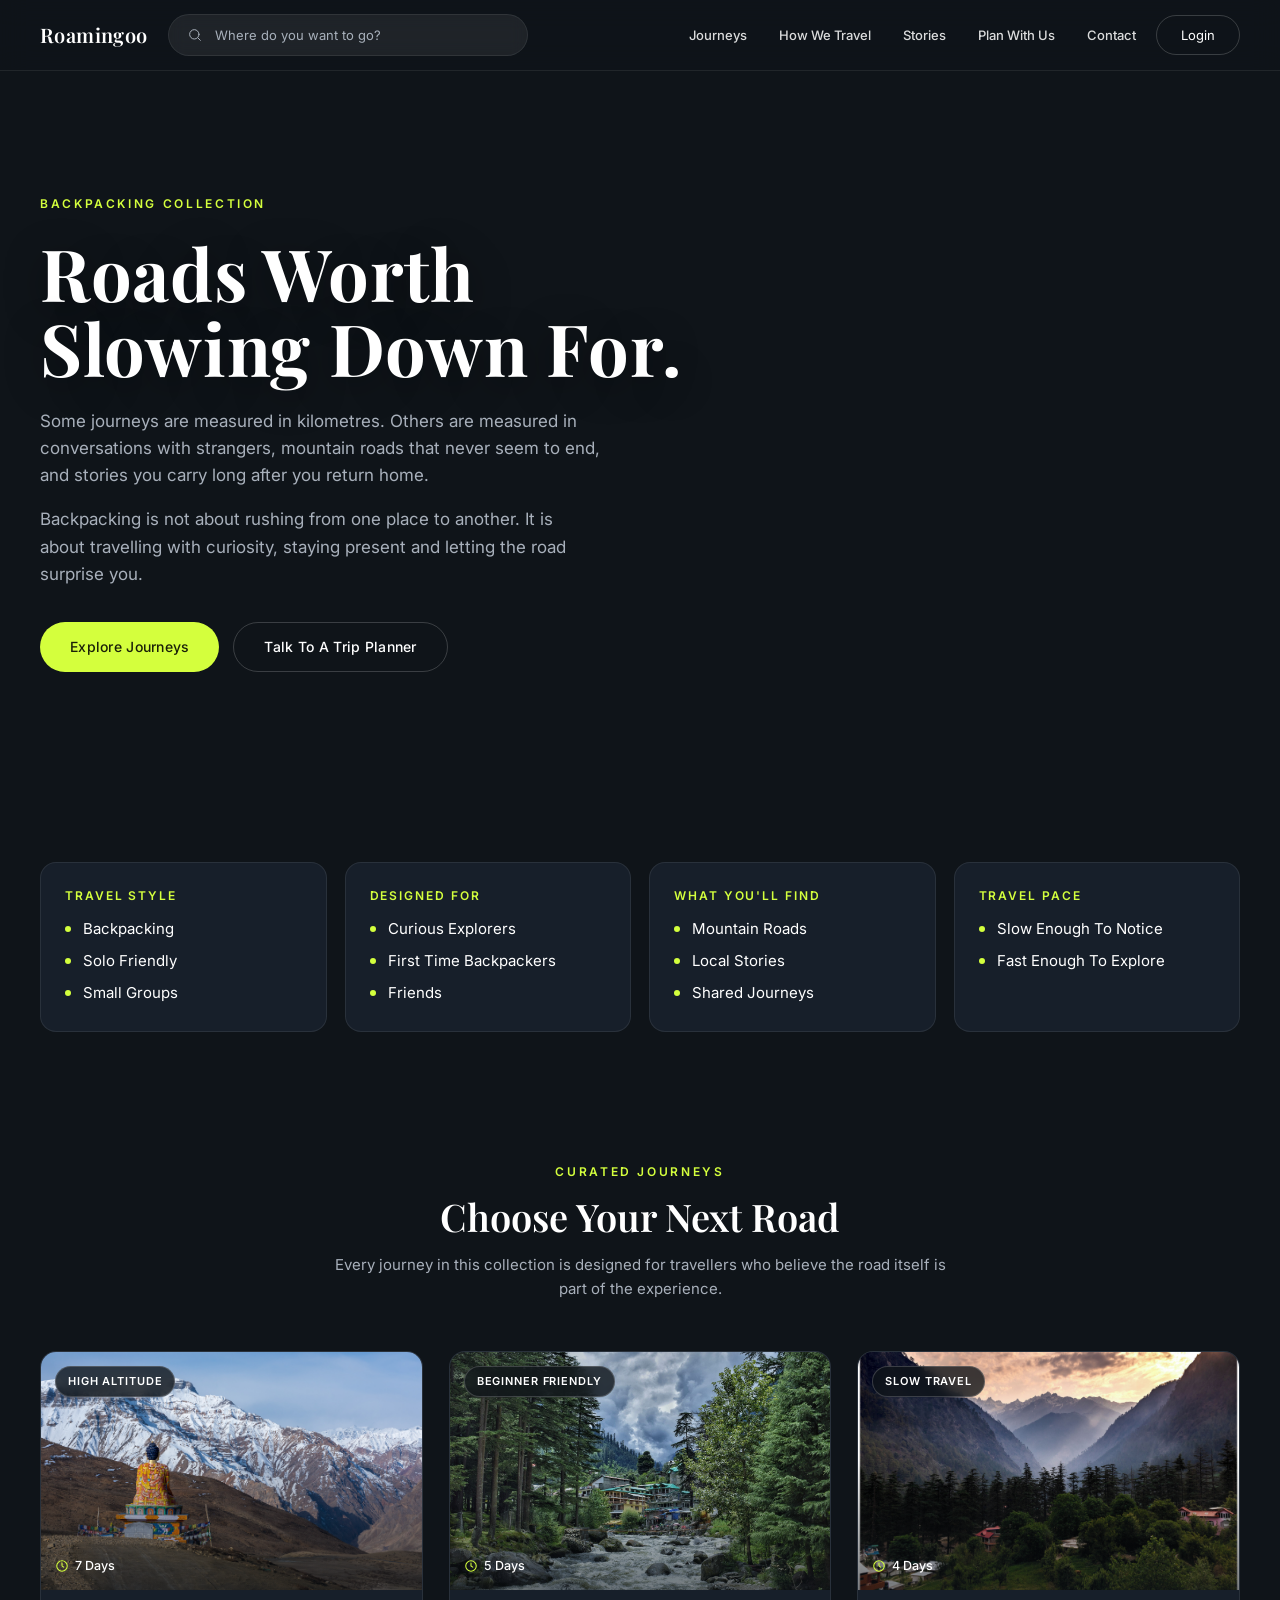
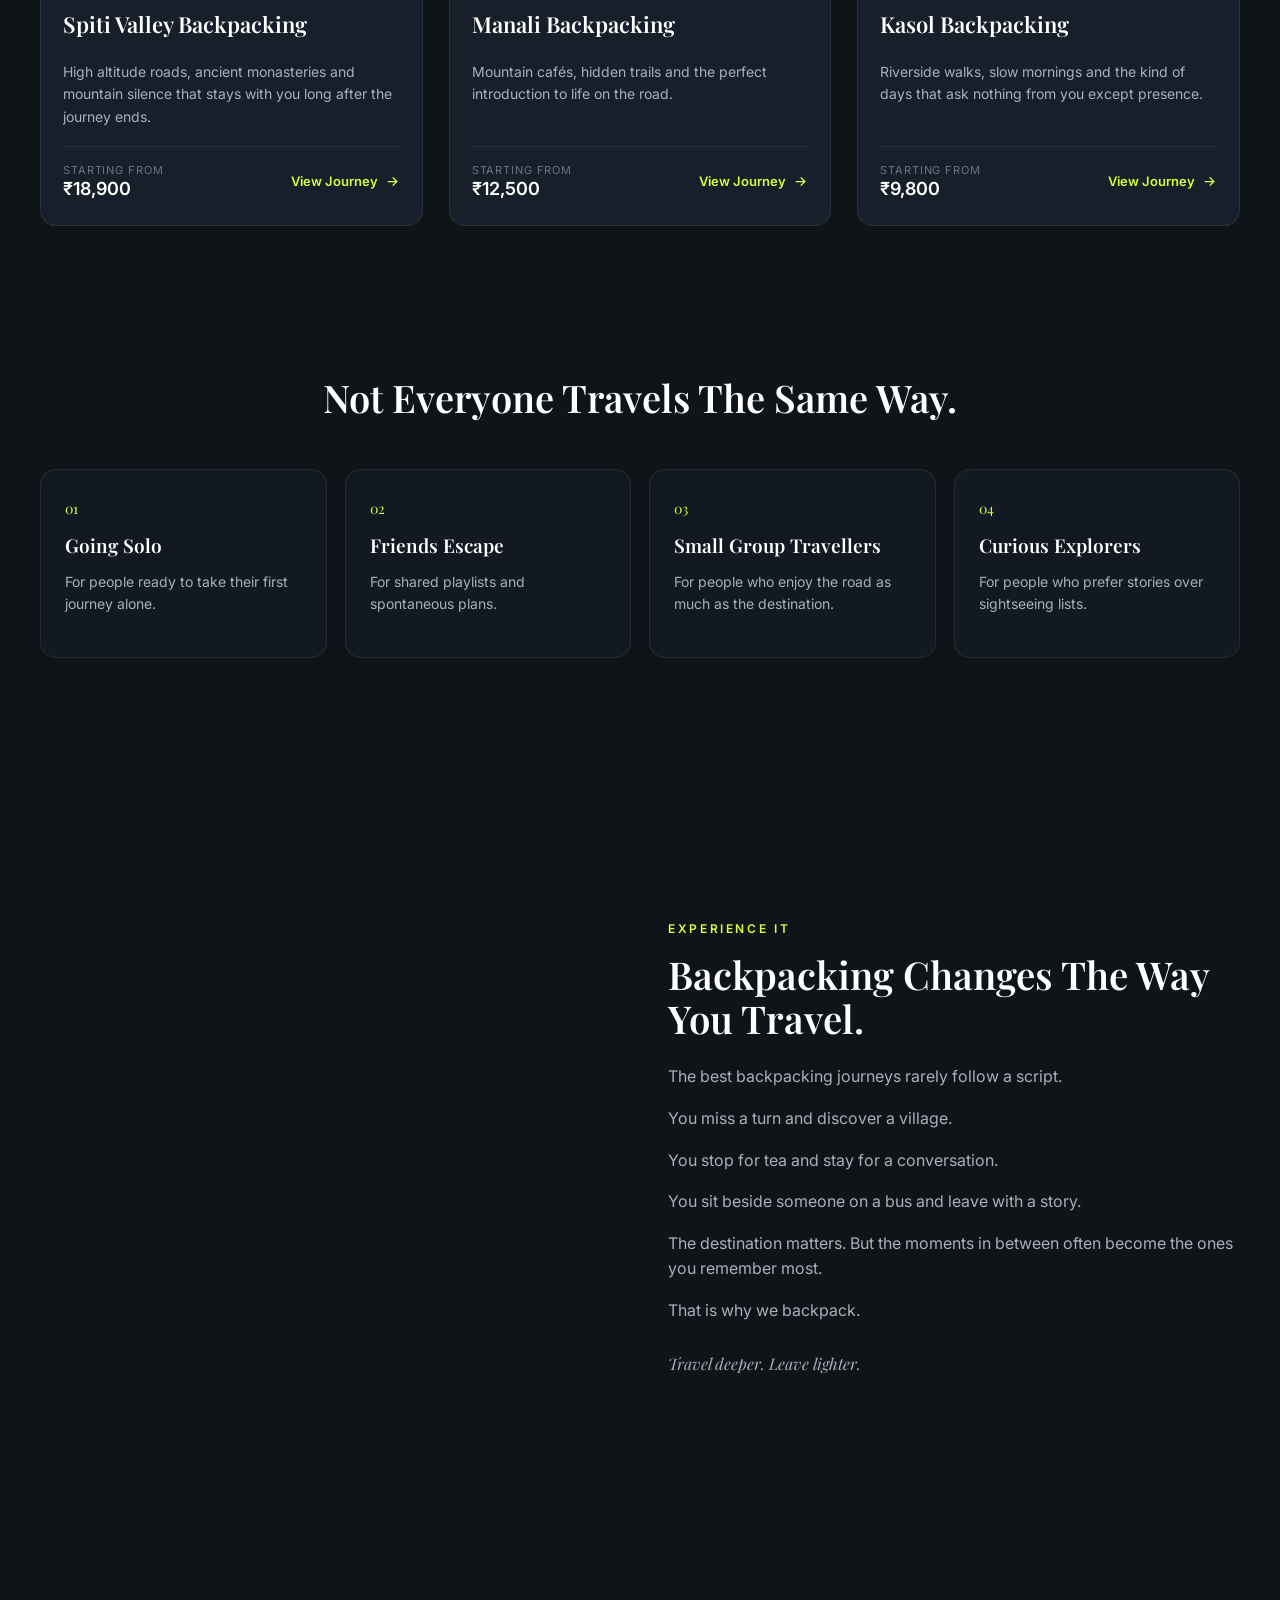
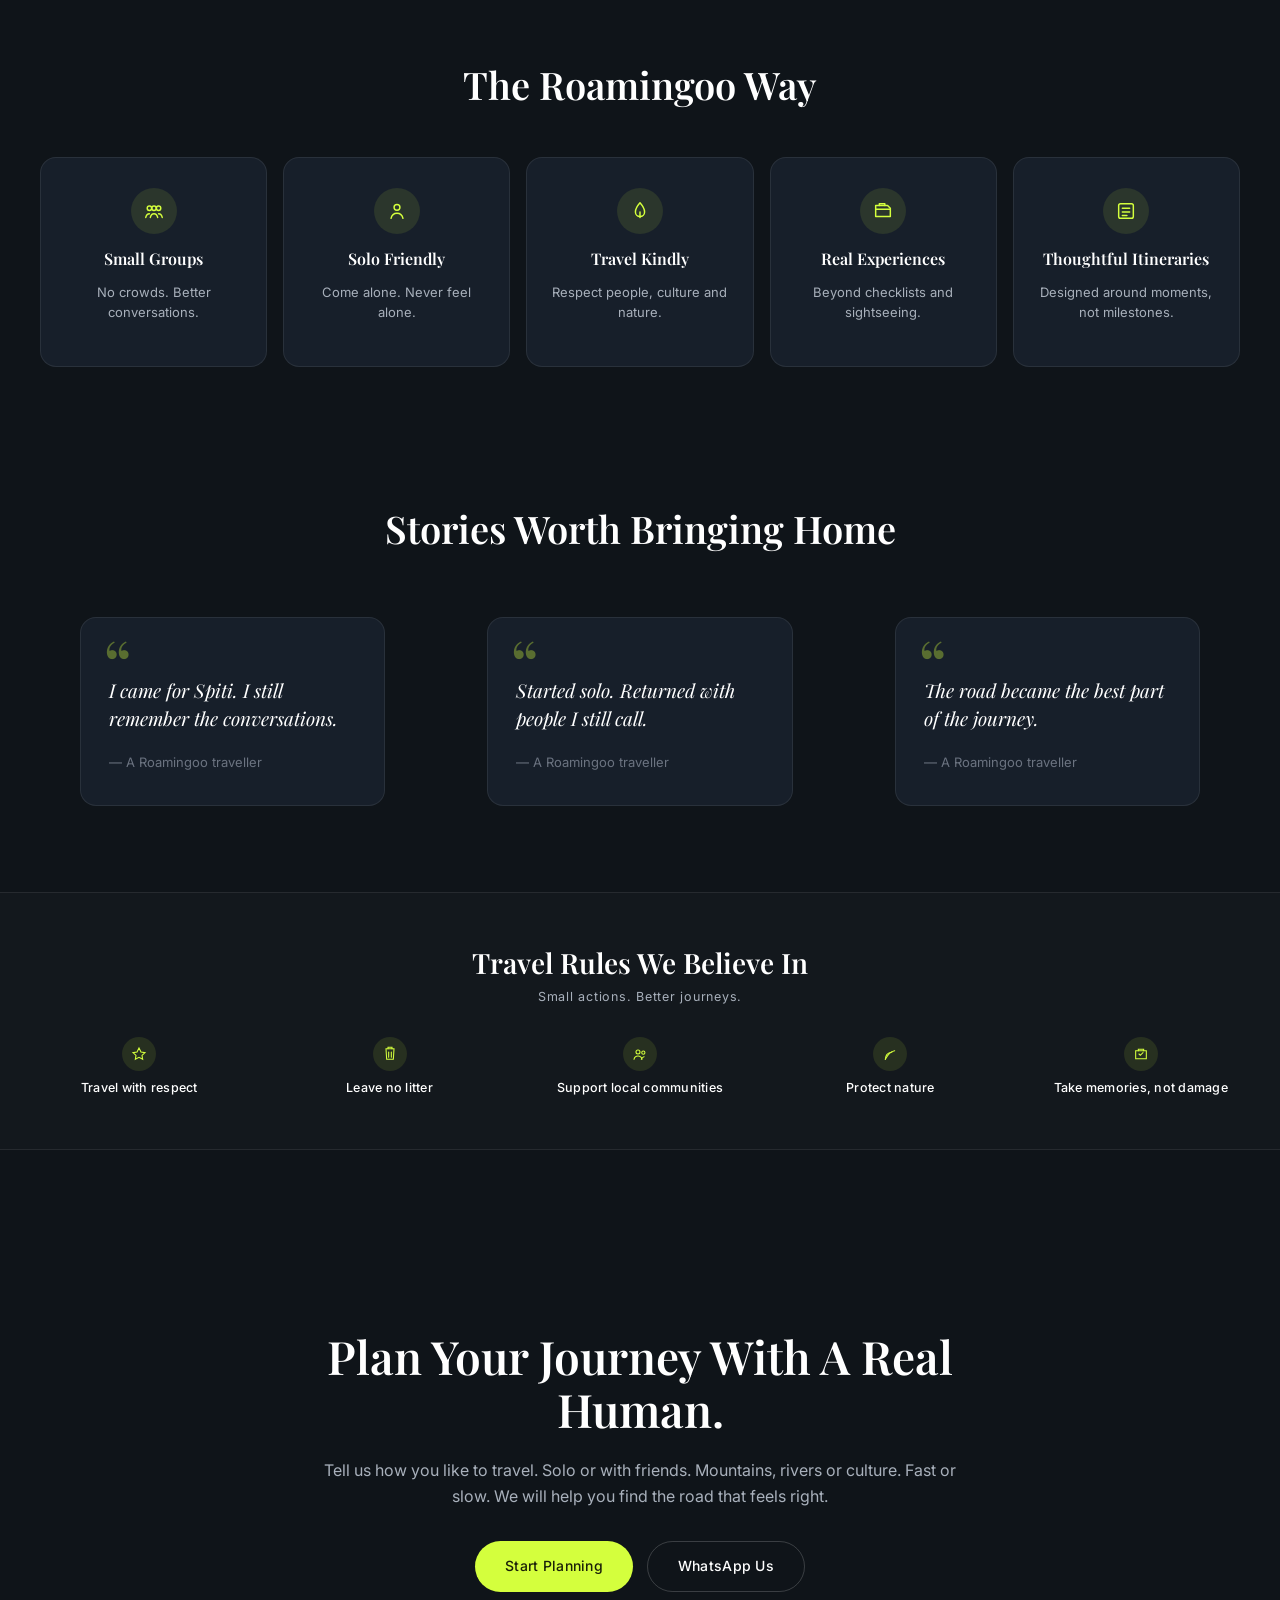
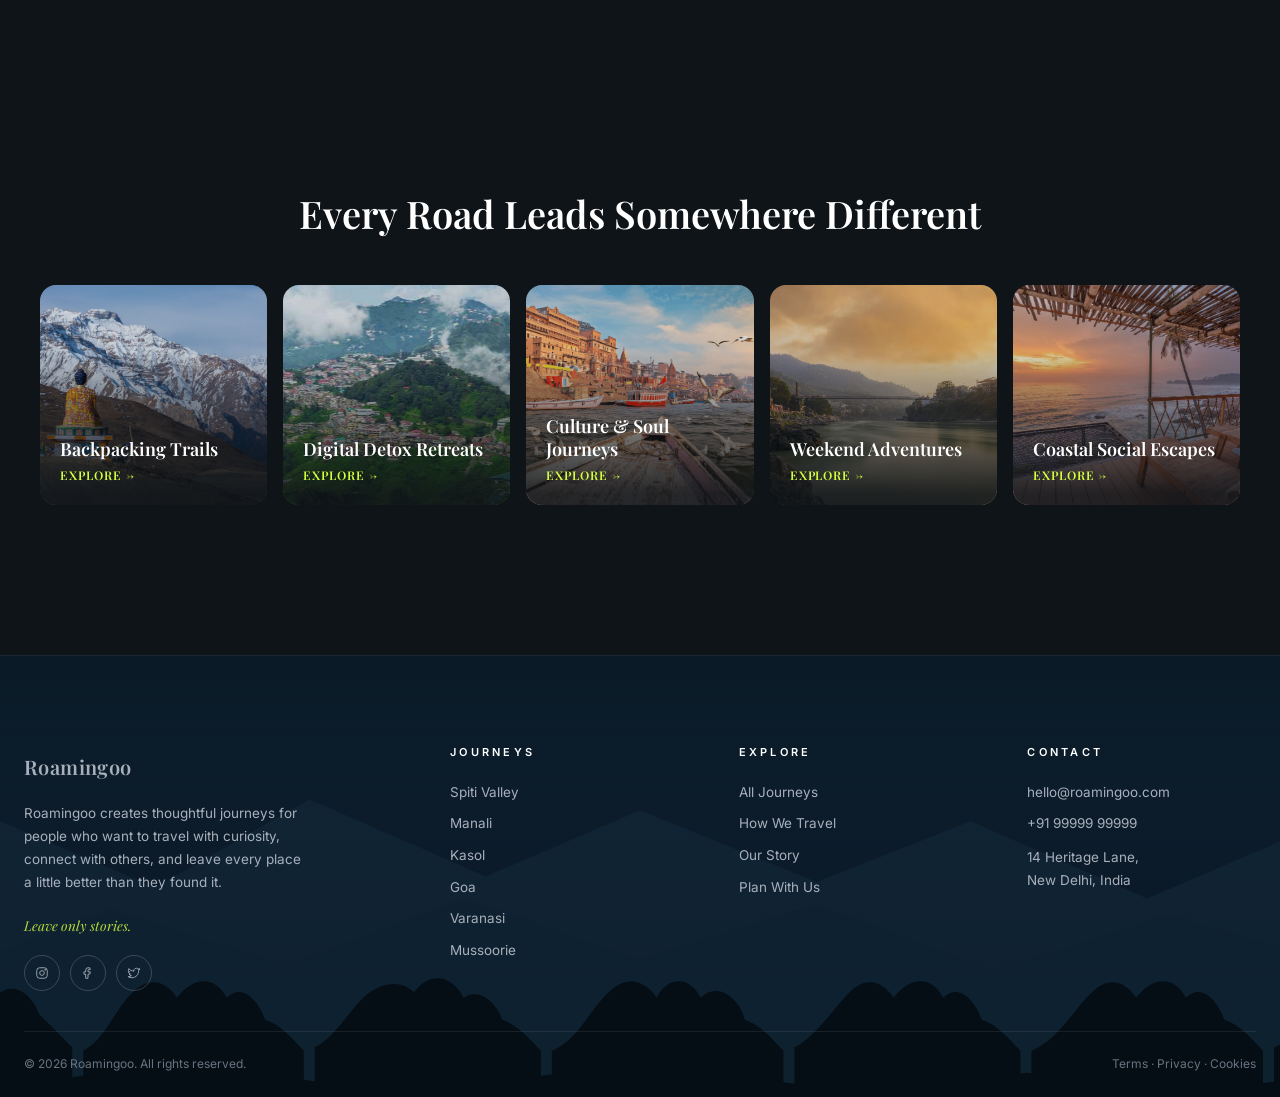
<file: backpacking.html>
<!doctype html>
<html lang="en">
  <head>
    <meta charset="UTF-8" />
    <meta name="viewport" content="width=device-width, initial-scale=1.0" />
    <meta
      name="description"
      content="Roamingoo Backpacking Collection — slow, curious journeys across India for solo travellers, first-time backpackers and small groups. Mountain roads, local stories and shared journeys. Travel deeper. Leave lighter."
    />
    <meta name="theme-color" content="#0f1419" />
    <meta property="og:title" content="Backpacking Collection — Roamingoo" />
    <meta
      property="og:description"
      content="Roads worth slowing down for. Backpacking journeys built around curiosity, presence and the road itself."
    />
    <meta property="og:type" content="website" />
    <title>Backpacking Collection — Roamingoo</title>

    <link rel="preconnect" href="https://fonts.googleapis.com" />
    <link rel="preconnect" href="https://fonts.gstatic.com" crossorigin />
    <link
      href="https://fonts.googleapis.com/css2?family=Inter:wght@300;400;500;600;700&family=Playfair+Display:wght@500;600;700;800&display=swap"
      rel="stylesheet"
    />

    <link rel="stylesheet" href="css/style.css" />
    <link rel="stylesheet" href="css/backpacking.css" />

    <!-- Structured data: Backpacking collection + journeys for AEO discoverability -->
    <script type="application/ld+json">
    {
      "@context": "https://schema.org",
      "@type": "CollectionPage",
      "name": "Backpacking Collection",
      "description": "Slow, curious backpacking journeys across India for solo travellers, first-time backpackers and small groups.",
      "url": "https://roamingoo.com/backpacking.html",
      "isPartOf": { "@type": "TravelAgency", "name": "Roamingoo", "url": "https://roamingoo.com/" },
      "about": [
        { "@type": "TouristTrip", "name": "Spiti Valley Backpacking" },
        { "@type": "TouristTrip", "name": "Manali Backpacking" },
        { "@type": "TouristTrip", "name": "Kasol Backpacking" }
      ]
    }
    </script>
  </head>
  <body>
    <!-- ============ NAVBAR ============ -->
    <header class="site-header solid" id="siteHeader">
      <nav class="nav" aria-label="Primary">
        <a href="index.html" class="logo" aria-label="Roamingoo home">
          <span class="logo-word">Roamingoo</span>
        </a>

        <div class="nav-search">
          <svg viewBox="0 0 24 24" fill="none" stroke="currentColor" stroke-width="1.5" stroke-linecap="round">
            <circle cx="11" cy="11" r="7" /><path d="m20 20-3.5-3.5" />
          </svg>
          <input type="text" placeholder="Where do you want to go?" aria-label="Find a journey" />
        </div>

        <ul class="nav-menu">
          <li><a href="index.html#journeys" class="nav-link active">Journeys</a></li>
          <li><a href="index.html#why" class="nav-link">How We Travel</a></li>
          <li><a href="index.html#story" class="nav-link">Stories</a></li>
          <li><a href="booking.html" class="nav-link">Plan With Us</a></li>
          <li><a href="contact.html" class="nav-link">Contact</a></li>
        </ul>

        <a href="#login" class="btn-login">Login</a>

        <button class="hamburger" id="hamburger" aria-label="Open menu" aria-expanded="false">
          <span></span><span></span><span></span>
        </button>
      </nav>
    </header>

    <main class="bp-wrap">
      <!-- ============ 01 · HERO ============ -->
      <section class="bp-hero" id="top">
        <div
          class="bp-hero-bg"
          style="background-image: url('https://images.unsplash.com/photo-1501785888041-af3ef285b470?auto=format&fit=crop&w=1920&q=80');"
        ></div>
        <div class="bp-hero-overlay"></div>

        <div class="bp-hero-inner">
          <span class="bp-label reveal">Backpacking Collection</span>
          <h1 class="bp-hero-title reveal" data-delay="100">Roads Worth Slowing Down For.</h1>
          <p class="bp-hero-body reveal" data-delay="200">
            Some journeys are measured in kilometres. Others are measured in
            conversations with strangers, mountain roads that never seem to end,
            and stories you carry long after you return home.
          </p>
          <p class="bp-hero-body reveal" data-delay="300">
            Backpacking is not about rushing from one place to another. It is
            about travelling with curiosity, staying present and letting the road
            surprise you.
          </p>
          <div class="bp-hero-ctas reveal" data-delay="400">
            <a href="#journeys" class="btn btn-primary">Explore Journeys</a>
            <a href="contact.html" class="btn btn-ghost">Talk To A Trip Planner</a>
          </div>
        </div>
      </section>

      <!-- ============ 02 · COLLECTION OVERVIEW STRIP ============ -->
      <section class="bp-strip" aria-label="Collection overview">
        <div class="bp-container">
          <div class="bp-strip-grid">
            <article class="bp-strip-card reveal" data-delay="100">
              <h3>Travel Style</h3>
              <ul>
                <li>Backpacking</li>
                <li>Solo Friendly</li>
                <li>Small Groups</li>
              </ul>
            </article>
            <article class="bp-strip-card reveal" data-delay="200">
              <h3>Designed For</h3>
              <ul>
                <li>Curious Explorers</li>
                <li>First Time Backpackers</li>
                <li>Friends</li>
              </ul>
            </article>
            <article class="bp-strip-card reveal" data-delay="300">
              <h3>What You'll Find</h3>
              <ul>
                <li>Mountain Roads</li>
                <li>Local Stories</li>
                <li>Shared Journeys</li>
              </ul>
            </article>
            <article class="bp-strip-card reveal" data-delay="400">
              <h3>Travel Pace</h3>
              <ul>
                <li>Slow Enough To Notice</li>
                <li>Fast Enough To Explore</li>
              </ul>
            </article>
          </div>
        </div>
      </section>

      <!-- ============ 03 · FEATURED JOURNEYS ============ -->
      <section class="bp-journeys" id="journeys" aria-labelledby="bp-journeys-title">
        <div class="bp-container">
          <header class="bp-section-head reveal">
            <span class="bp-eyebrow">Curated Journeys</span>
            <h2 class="section-title" id="bp-journeys-title">Choose Your Next Road</h2>
            <p class="bp-sub">
              Every journey in this collection is designed for travellers who
              believe the road itself is part of the experience.
            </p>
          </header>

          <div class="bp-jgrid">
            <!-- Spiti -->
            <article class="bp-jcard reveal" data-delay="100">
              <div
                class="bp-jcard-media"
                style="background-image: url('assets/images/Blog%20%20News%20Banners%20%20%20(7)_20250527T090622423Z.png');"
              >
                <span class="bp-jtag">High Altitude</span>
                <span class="bp-jduration">
                  <svg viewBox="0 0 24 24" fill="none" stroke="currentColor" stroke-width="1.8" stroke-linecap="round"><circle cx="12" cy="12" r="9"/><path d="M12 7v5l3 2"/></svg>
                  7 Days
                </span>
              </div>
              <div class="bp-jbody">
                <h3>Spiti Valley Backpacking</h3>
                <p>
                  High altitude roads, ancient monasteries and mountain silence
                  that stays with you long after the journey ends.
                </p>
                <div class="bp-jfoot">
                  <span class="bp-jprice"><span>Starting from</span><strong>₹18,900</strong></span>
                  <a href="destination.html" class="bp-jcta">
                    View Journey
                    <svg viewBox="0 0 24 24" fill="none" stroke="currentColor" stroke-width="2" stroke-linecap="round"><path d="M5 12h14M13 6l6 6-6 6"/></svg>
                  </a>
                </div>
              </div>
            </article>

            <!-- Manali -->
            <article class="bp-jcard reveal" data-delay="200">
              <div
                class="bp-jcard-media"
                style="background-image: url('assets/images/Places-To-Visit-in-Manali.jpg');"
              >
                <span class="bp-jtag">Beginner Friendly</span>
                <span class="bp-jduration">
                  <svg viewBox="0 0 24 24" fill="none" stroke="currentColor" stroke-width="1.8" stroke-linecap="round"><circle cx="12" cy="12" r="9"/><path d="M12 7v5l3 2"/></svg>
                  5 Days
                </span>
              </div>
              <div class="bp-jbody">
                <h3>Manali Backpacking</h3>
                <p>
                  Mountain cafés, hidden trails and the perfect introduction to
                  life on the road.
                </p>
                <div class="bp-jfoot">
                  <span class="bp-jprice"><span>Starting from</span><strong>₹12,500</strong></span>
                  <a href="destination.html" class="bp-jcta">
                    View Journey
                    <svg viewBox="0 0 24 24" fill="none" stroke="currentColor" stroke-width="2" stroke-linecap="round"><path d="M5 12h14M13 6l6 6-6 6"/></svg>
                  </a>
                </div>
              </div>
            </article>

            <!-- Kasol -->
            <article class="bp-jcard reveal" data-delay="300">
              <div
                class="bp-jcard-media"
                style="background-image: url('assets/images/000e1c84-852c-4129-80d9-2b50018c4f9a.jpg.jpeg');"
              >
                <span class="bp-jtag">Slow Travel</span>
                <span class="bp-jduration">
                  <svg viewBox="0 0 24 24" fill="none" stroke="currentColor" stroke-width="1.8" stroke-linecap="round"><circle cx="12" cy="12" r="9"/><path d="M12 7v5l3 2"/></svg>
                  4 Days
                </span>
              </div>
              <div class="bp-jbody">
                <h3>Kasol Backpacking</h3>
                <p>
                  Riverside walks, slow mornings and the kind of days that ask
                  nothing from you except presence.
                </p>
                <div class="bp-jfoot">
                  <span class="bp-jprice"><span>Starting from</span><strong>₹9,800</strong></span>
                  <a href="destination.html" class="bp-jcta">
                    View Journey
                    <svg viewBox="0 0 24 24" fill="none" stroke="currentColor" stroke-width="2" stroke-linecap="round"><path d="M5 12h14M13 6l6 6-6 6"/></svg>
                  </a>
                </div>
              </div>
            </article>
          </div>
        </div>
      </section>

      <!-- ============ 04 · THE PEOPLE WHO TRAVEL THIS WAY ============ -->
      <section class="bp-people" aria-labelledby="bp-people-title">
        <div class="bp-container">
          <header class="bp-section-head reveal">
            <h2 class="section-title" id="bp-people-title">Not Everyone Travels The Same Way.</h2>
          </header>
          <div class="bp-people-grid">
            <article class="bp-pcard reveal" data-delay="100">
              <span class="bp-pnum">01</span>
              <h3>Going Solo</h3>
              <p>For people ready to take their first journey alone.</p>
            </article>
            <article class="bp-pcard reveal" data-delay="200">
              <span class="bp-pnum">02</span>
              <h3>Friends Escape</h3>
              <p>For shared playlists and spontaneous plans.</p>
            </article>
            <article class="bp-pcard reveal" data-delay="300">
              <span class="bp-pnum">03</span>
              <h3>Small Group Travellers</h3>
              <p>For people who enjoy the road as much as the destination.</p>
            </article>
            <article class="bp-pcard reveal" data-delay="400">
              <span class="bp-pnum">04</span>
              <h3>Curious Explorers</h3>
              <p>For people who prefer stories over sightseeing lists.</p>
            </article>
          </div>
        </div>
      </section>

      <!-- ============ 05 · STORYTELLING BLOCK ============ -->
      <section class="bp-story" aria-labelledby="bp-story-title">
        <div class="bp-container">
          <div class="bp-story-grid">
            <div
              class="bp-story-media reveal"
              style="background-image: url('https://images.unsplash.com/photo-1533240332313-0db49b459ad6?auto=format&fit=crop&w=1200&q=80');"
            ></div>
            <div class="bp-story-text reveal" data-delay="150">
              <span class="bp-eyebrow">Experience It</span>
              <h2 id="bp-story-title">Backpacking Changes The Way You Travel.</h2>
              <p>The best backpacking journeys rarely follow a script.</p>
              <p class="bp-tight">You miss a turn and discover a village.</p>
              <p class="bp-tight">You stop for tea and stay for a conversation.</p>
              <p>You sit beside someone on a bus and leave with a story.</p>
              <p>
                The destination matters. But the moments in between often become
                the ones you remember most.
              </p>
              <p>That is why we backpack.</p>
              <p class="bp-signature">Travel deeper. Leave lighter.</p>
            </div>
          </div>
        </div>
      </section>

      <!-- ============ 06 · THE ROAMINGOO WAY ============ -->
      <section class="bp-way" aria-labelledby="bp-way-title">
        <div class="bp-container">
          <header class="bp-section-head reveal">
            <h2 class="section-title" id="bp-way-title">The Roamingoo Way</h2>
          </header>
          <div class="bp-way-grid">
            <article class="bp-way-card reveal" data-delay="100">
              <div class="bp-way-icon">
                <svg viewBox="0 0 24 24" fill="none" stroke="currentColor" stroke-width="1.6" stroke-linecap="round" stroke-linejoin="round">
                  <circle cx="7" cy="9" r="2.4"/><circle cx="17" cy="9" r="2.4"/><circle cx="12" cy="9" r="2.4"/>
                  <path d="M3 19c.6-2.6 2.2-4 4-4M21 19c-.6-2.6-2.2-4-4-4M8 19c.6-2.6 2-4 4-4s3.4 1.4 4 4"/>
                </svg>
              </div>
              <h3>Small Groups</h3>
              <p>No crowds. Better conversations.</p>
            </article>
            <article class="bp-way-card reveal" data-delay="200">
              <div class="bp-way-icon">
                <svg viewBox="0 0 24 24" fill="none" stroke="currentColor" stroke-width="1.6" stroke-linecap="round" stroke-linejoin="round">
                  <circle cx="12" cy="8" r="3.2"/><path d="M5.5 20c.7-3.4 3.4-5.6 6.5-5.6S17.8 16.6 18.5 20"/>
                </svg>
              </div>
              <h3>Solo Friendly</h3>
              <p>Come alone. Never feel alone.</p>
            </article>
            <article class="bp-way-card reveal" data-delay="300">
              <div class="bp-way-icon">
                <svg viewBox="0 0 24 24" fill="none" stroke="currentColor" stroke-width="1.6" stroke-linecap="round" stroke-linejoin="round">
                  <path d="M12 3c-3.5 4-5 7-5 10a5 5 0 0 0 10 0c0-3-1.5-6-5-10z"/><path d="M12 13v6"/>
                </svg>
              </div>
              <h3>Travel Kindly</h3>
              <p>Respect people, culture and nature.</p>
            </article>
            <article class="bp-way-card reveal" data-delay="400">
              <div class="bp-way-icon">
                <svg viewBox="0 0 24 24" fill="none" stroke="currentColor" stroke-width="1.6" stroke-linecap="round" stroke-linejoin="round">
                  <path d="M4 6h13l3 3v9H4z"/><path d="M4 10h16"/><path d="M8 6V4h6v2"/>
                </svg>
              </div>
              <h3>Real Experiences</h3>
              <p>Beyond checklists and sightseeing.</p>
            </article>
            <article class="bp-way-card reveal" data-delay="500">
              <div class="bp-way-icon">
                <svg viewBox="0 0 24 24" fill="none" stroke="currentColor" stroke-width="1.6" stroke-linecap="round" stroke-linejoin="round">
                  <rect x="4" y="4" width="16" height="16" rx="2"/><path d="M8 9h8M8 13h8M8 17h5"/>
                </svg>
              </div>
              <h3>Thoughtful Itineraries</h3>
              <p>Designed around moments, not milestones.</p>
            </article>
          </div>
        </div>
      </section>

      <!-- ============ 07 · STORIES FROM THE ROAD ============ -->
      <section class="bp-stories" aria-labelledby="bp-stories-title">
        <div class="bp-container">
          <header class="bp-section-head reveal">
            <h2 class="section-title" id="bp-stories-title">Stories Worth Bringing Home</h2>
          </header>
          <div class="bp-quote-grid">
            <blockquote class="bp-quote reveal" data-delay="100">
              <p>I came for Spiti. I still remember the conversations.</p>
              <span>— A Roamingoo traveller</span>
            </blockquote>
            <blockquote class="bp-quote reveal" data-delay="200">
              <p>Started solo. Returned with people I still call.</p>
              <span>— A Roamingoo traveller</span>
            </blockquote>
            <blockquote class="bp-quote reveal" data-delay="300">
              <p>The road became the best part of the journey.</p>
              <span>— A Roamingoo traveller</span>
            </blockquote>
          </div>
        </div>
      </section>

      <!-- ============ 08 · RESPONSIBLE TRAVEL STRIP ============ -->
      <section class="rules-strip" aria-labelledby="bp-rules-title">
        <div class="rules-inner reveal">
          <header class="rules-head">
            <h2 class="rules-title" id="bp-rules-title">Travel Rules We Believe In</h2>
            <p class="rules-sub">Small actions. Better journeys.</p>
          </header>

          <ul class="rules-list">
            <li>
              <span class="rule-ico" aria-hidden="true">
                <svg viewBox="0 0 24 24" fill="none" stroke="currentColor" stroke-width="1.6" stroke-linecap="round">
                  <path d="M12 3l3 6 6 1-4.5 4 1 6L12 17l-5.5 3 1-6L3 10l6-1z" />
                </svg>
              </span>
              <h3>Travel with respect</h3>
            </li>
            <li>
              <span class="rule-ico" aria-hidden="true">
                <svg viewBox="0 0 24 24" fill="none" stroke="currentColor" stroke-width="1.6" stroke-linecap="round">
                  <path d="M6 4h12l-1 16H7z" /><path d="M9 4V2h6v2" /><path d="M10 9v8M14 9v8" />
                </svg>
              </span>
              <h3>Leave no litter</h3>
            </li>
            <li>
              <span class="rule-ico" aria-hidden="true">
                <svg viewBox="0 0 24 24" fill="none" stroke="currentColor" stroke-width="1.6" stroke-linecap="round">
                  <circle cx="9" cy="9" r="3" /><circle cx="17" cy="10" r="2.4" />
                  <path d="M3 20c.6-3 3-5 6-5s5.4 2 6 5" /><path d="M14 20c.4-2 2-3.4 4-4" />
                </svg>
              </span>
              <h3>Support local communities</h3>
            </li>
            <li>
              <span class="rule-ico" aria-hidden="true">
                <svg viewBox="0 0 24 24" fill="none" stroke="currentColor" stroke-width="1.6" stroke-linecap="round">
                  <path d="M5 20c3-6 8-12 14-13" /><path d="M5 20c0-6 4-10 10-11" />
                </svg>
              </span>
              <h3>Protect nature</h3>
            </li>
            <li>
              <span class="rule-ico" aria-hidden="true">
                <svg viewBox="0 0 24 24" fill="none" stroke="currentColor" stroke-width="1.6" stroke-linecap="round">
                  <path d="M4 7h16v12H4z" /><path d="M8 7V5h8v2" /><path d="M9 12l2 2 4-4" />
                </svg>
              </span>
              <h3>Take memories, not damage</h3>
            </li>
          </ul>
        </div>
      </section>

      <!-- ============ 09 · PLAN WITH A HUMAN CTA ============ -->
      <section class="bp-plan" aria-labelledby="bp-plan-title">
        <div
          class="bp-plan-bg"
          style="background-image: url('https://images.unsplash.com/photo-1454496522488-7a8e488e8606?auto=format&fit=crop&w=1920&q=80');"
        ></div>
        <div class="bp-plan-overlay"></div>
        <div class="bp-plan-inner reveal">
          <h2 id="bp-plan-title">Plan Your Journey With A Real Human.</h2>
          <p>
            Tell us how you like to travel. Solo or with friends. Mountains,
            rivers or culture. Fast or slow. We will help you find the road that
            feels right.
          </p>
          <div class="bp-plan-ctas">
            <a href="booking.html" class="btn btn-primary">Start Planning</a>
            <a href="https://wa.me/919999999999" class="btn btn-ghost" target="_blank" rel="noopener">WhatsApp Us</a>
          </div>
        </div>
      </section>

      <!-- ============ 10 · EXPLORE OTHER COLLECTIONS ============ -->
      <section class="bp-collections" aria-labelledby="bp-coll-title">
        <div class="bp-container">
          <header class="bp-section-head reveal">
            <h2 class="section-title" id="bp-coll-title">Every Road Leads Somewhere Different</h2>
          </header>
          <div class="bp-coll-grid">
            <a href="backpacking.html" class="bp-coll-card reveal" data-delay="100"
               style="background-image: url('assets/images/Blog%20%20News%20Banners%20%20%20(7)_20250527T090622423Z.png');">
              <h3>Backpacking Trails<span class="bp-coll-go">Explore →</span></h3>
            </a>
            <a href="destination-uttarakhand.html" class="bp-coll-card reveal" data-delay="200"
               style="background-image: url('assets/images/20250328836639373.jpg.jpeg');">
              <h3>Digital Detox Retreats<span class="bp-coll-go">Explore →</span></h3>
            </a>
            <a href="destination-banaras.html" class="bp-coll-card reveal" data-delay="300"
               style="background-image: url('assets/images/kashi-varanasi.png');">
              <h3>Culture &amp; Soul Journeys<span class="bp-coll-go">Explore →</span></h3>
            </a>
            <a href="destination-uttarakhand.html" class="bp-coll-card reveal" data-delay="400"
               style="background-image: url('assets/images/laxman%20jhula-rishikesh-uttrakhand-hero.jpg.jpeg');">
              <h3>Weekend Adventures<span class="bp-coll-go">Explore →</span></h3>
            </a>
            <a href="destination-goa.html" class="bp-coll-card reveal" data-delay="500"
               style="background-image: url('assets/images/606152253.jpg.jpeg');">
              <h3>Coastal Social Escapes<span class="bp-coll-go">Explore →</span></h3>
            </a>
          </div>
        </div>
      </section>
    </main>

    <!-- ============ FOOTER ============ -->
    <footer class="site-footer">
      <div class="footer-grid">
        <div class="f-col f-brand">
          <a href="index.html" class="logo footer-logo" aria-label="Roamingoo home">
            <span class="logo-word">Roamingoo</span>
          </a>
          <p>
            Roamingoo creates thoughtful journeys for people who want to travel
            with curiosity, connect with others, and leave every place a little
            better than they found it.
          </p>
          <p class="footer-tag"><em>Leave only stories.</em></p>
          <div class="socials">
            <a href="#" aria-label="Instagram"><svg viewBox="0 0 24 24" fill="none" stroke="currentColor" stroke-width="1.5"><rect x="3" y="3" width="18" height="18" rx="5" /><circle cx="12" cy="12" r="4" /><circle cx="17.5" cy="6.5" r=".8" fill="currentColor" /></svg></a>
            <a href="#" aria-label="Facebook"><svg viewBox="0 0 24 24" fill="none" stroke="currentColor" stroke-width="1.5"><path d="M15 3h-3a4 4 0 0 0-4 4v3H5v4h3v7h4v-7h3l1-4h-4V7a1 1 0 0 1 1-1h3z" /></svg></a>
            <a href="#" aria-label="Twitter"><svg viewBox="0 0 24 24" fill="none" stroke="currentColor" stroke-width="1.5"><path d="M22 5.8a8.5 8.5 0 0 1-2.4.7 4.1 4.1 0 0 0 1.8-2.3 8.4 8.4 0 0 1-2.6 1 4.1 4.1 0 0 0-7 3.8A11.7 11.7 0 0 1 3 4.6a4.1 4.1 0 0 0 1.3 5.5 4 4 0 0 1-1.9-.5 4.1 4.1 0 0 0 3.3 4 4.1 4.1 0 0 1-1.9.1 4.1 4.1 0 0 0 3.8 2.8A8.3 8.3 0 0 1 2 18.3a11.7 11.7 0 0 0 6.3 1.8c7.6 0 11.7-6.3 11.7-11.7v-.5A8.3 8.3 0 0 0 22 5.8z" /></svg></a>
          </div>
        </div>

        <div class="f-col">
          <h5>Journeys</h5>
          <a href="destination.html">Spiti Valley</a>
          <a href="destination.html">Manali</a>
          <a href="destination.html">Kasol</a>
          <a href="destination-goa.html">Goa</a>
          <a href="destination-banaras.html">Varanasi</a>
          <a href="destination-uttarakhand.html">Mussoorie</a>
        </div>

        <div class="f-col">
          <h5>Explore</h5>
          <a href="index.html#journeys">All Journeys</a>
          <a href="index.html#why">How We Travel</a>
          <a href="index.html#story">Our Story</a>
          <a href="booking.html">Plan With Us</a>
        </div>

        <div class="f-col">
          <h5>Contact</h5>
          <a href="mailto:hello@roamingoo.com">hello@roamingoo.com</a>
          <a href="tel:+919999999999">+91 99999 99999</a>
          <p>14 Heritage Lane,<br />New Delhi, India</p>
        </div>
      </div>

      <div class="footer-bottom">
        <span>© <span id="year"></span> Roamingoo. All rights reserved.</span>
        <span>Terms · Privacy · Cookies</span>
      </div>
    </footer>

    <!-- Mobile drawer -->
    <div class="mobile-drawer" id="mobileDrawer" aria-hidden="true">
      <button class="drawer-close" id="drawerClose" aria-label="Close menu">
        <svg viewBox="0 0 24 24" fill="none" stroke="currentColor" stroke-width="1.8" stroke-linecap="round">
          <path d="M6 6l12 12M18 6L6 18" />
        </svg>
      </button>
      <a href="index.html#journeys" class="m-link">Journeys</a>
      <a href="index.html#why" class="m-link">How We Travel</a>
      <a href="index.html#story" class="m-link">Stories</a>
      <a href="booking.html" class="m-link">Plan With Us</a>
      <a href="contact.html" class="m-link">Contact</a>
      <a href="booking.html" class="btn btn-primary m-cta">Find Your Journey</a>
    </div>

    <button id="scrollTop" class="scroll-top" aria-label="Scroll to top">↑</button>

    <script src="js/main.js" defer></script>
  </body>
</html>
</file>
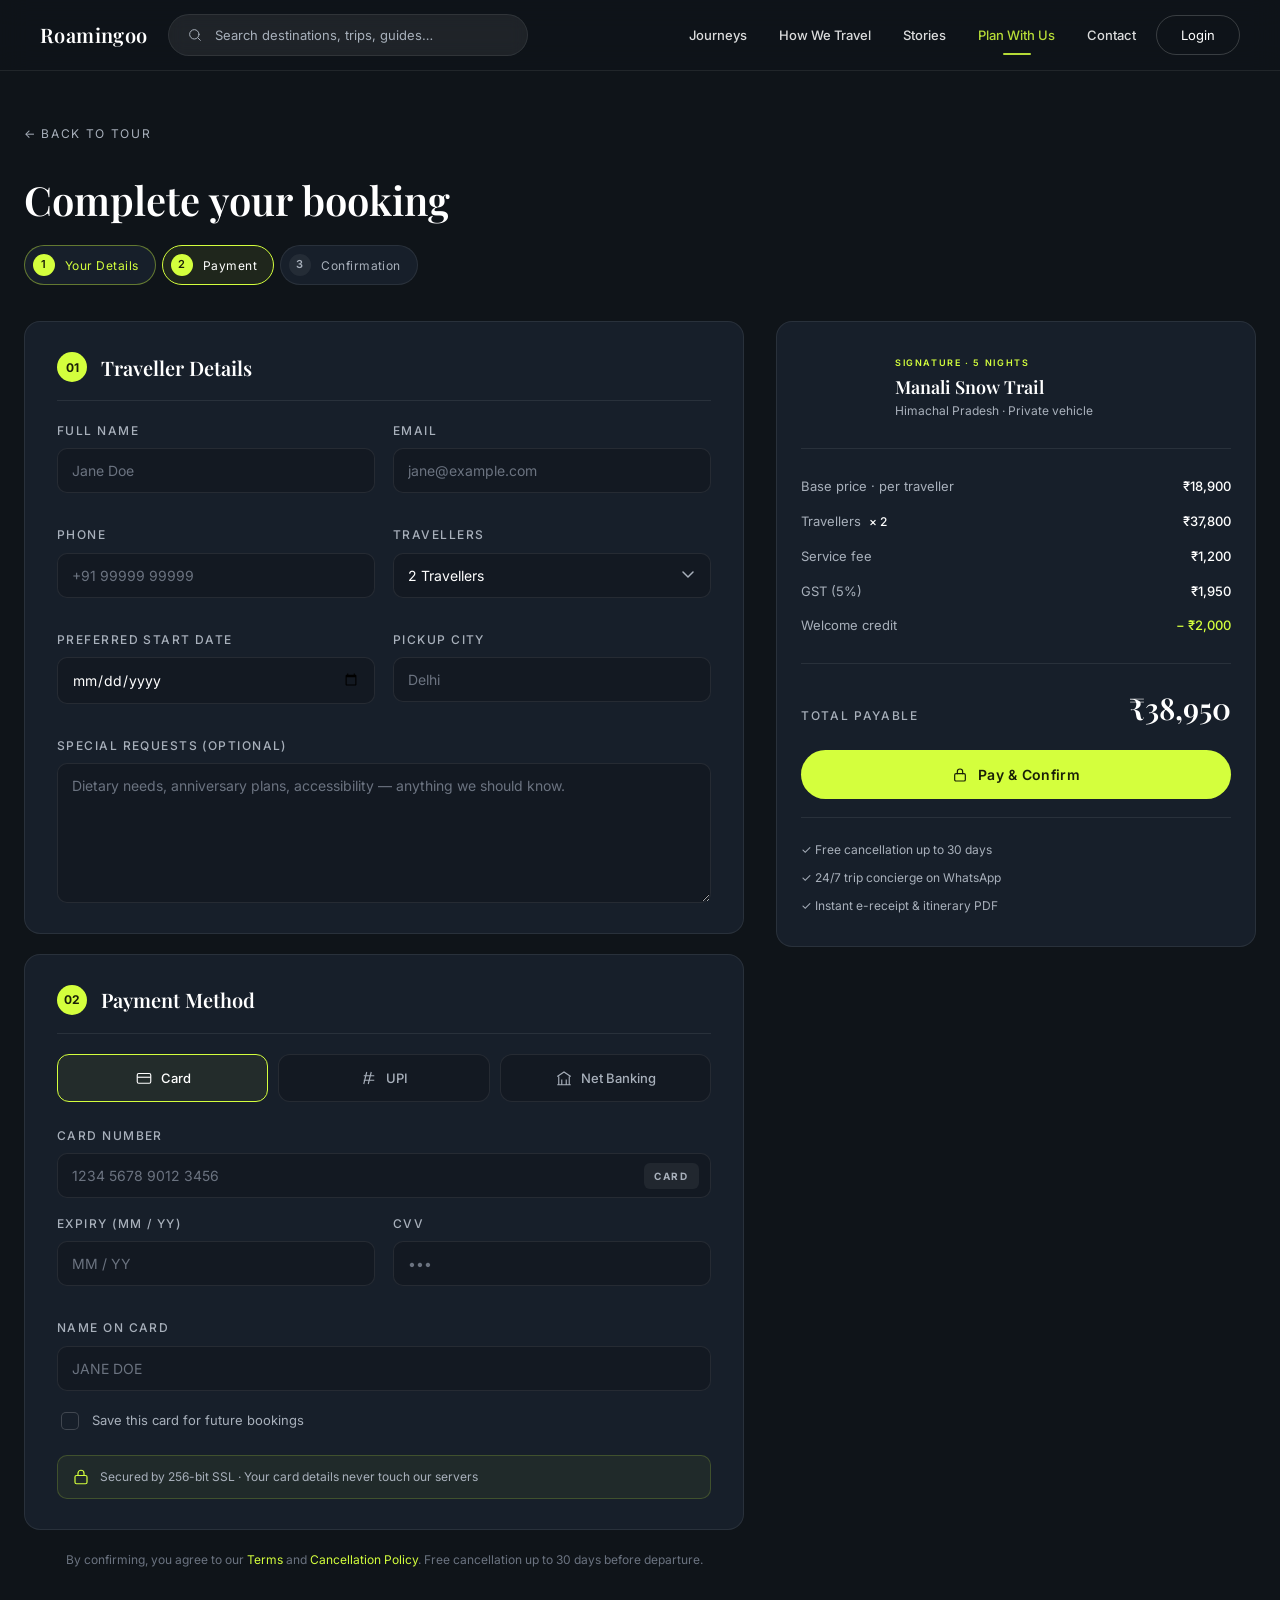
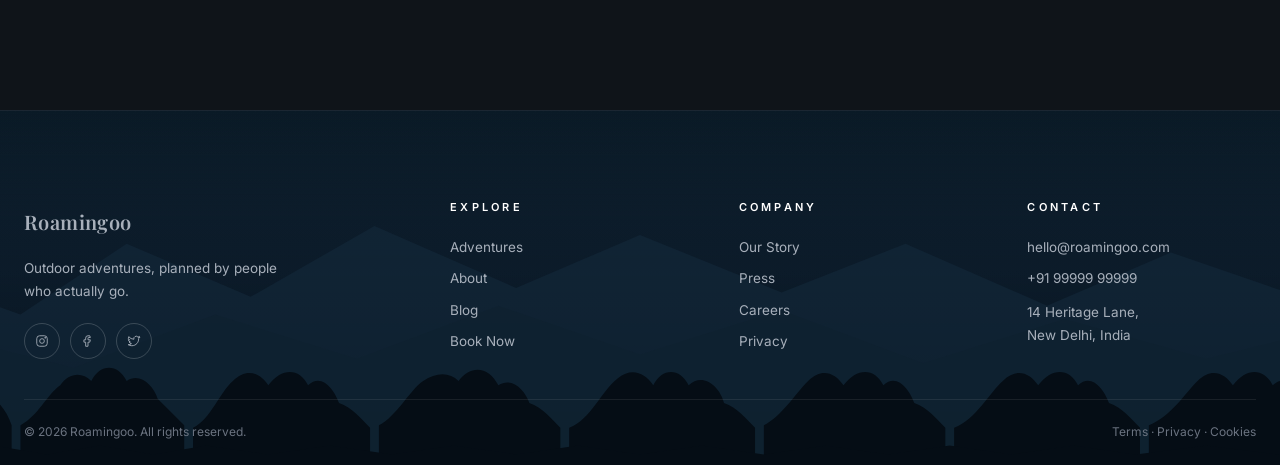
<file: booking.html>
<!DOCTYPE html>
<html lang="en">
<head>
  <meta charset="UTF-8" />
  <meta name="viewport" content="width=device-width, initial-scale=1.0" />
  <meta name="description" content="Complete your Roamingoo booking — secure payment for your trip." />
  <title>Complete Booking — Roamingoo</title>

  <link rel="preconnect" href="https://fonts.googleapis.com">
  <link rel="preconnect" href="https://fonts.gstatic.com" crossorigin>
  <link href="https://fonts.googleapis.com/css2?family=Inter:wght@300;400;500;600;700&family=Playfair+Display:wght@500;600;700;800&display=swap" rel="stylesheet">
  <link rel="stylesheet" href="css/style.css">
</head>
<body class="page-booking">

  <!-- NAVBAR -->
  <header class="site-header solid" id="siteHeader">
    <nav class="nav" aria-label="Primary">
      <a href="index.html" class="logo" aria-label="Roamingoo home"><span class="logo-word">Roamingoo</span></a>
      <div class="nav-search">
        <svg viewBox="0 0 24 24" fill="none" stroke="currentColor" stroke-width="1.5" stroke-linecap="round"><circle cx="11" cy="11" r="7"/><path d="m20 20-3.5-3.5"/></svg>
        <input type="text" placeholder="Search destinations, trips, guides…" aria-label="Search" />
      </div>
      <ul class="nav-menu">
        <li><a href="index.html#journeys" class="nav-link">Journeys</a></li>
        <li><a href="index.html#why" class="nav-link">How We Travel</a></li>
        <li><a href="index.html#story" class="nav-link">Stories</a></li>
        <li><a href="booking.html" class="nav-link active">Plan With Us</a></li>
        <li><a href="contact.html" class="nav-link">Contact</a></li>
      </ul>
      <a href="#login" class="btn-login">Login</a>
      <button class="hamburger" id="hamburger" aria-label="Open menu" aria-expanded="false"><span></span><span></span><span></span></button>
    </nav>
  </header>

  <!-- ============ BOOKING ============ -->
  <main class="booking-page">

    <header class="booking-top">
      <a href="tour.html" class="tour-back">← Back to tour</a>
      <h1>Complete your booking</h1>
      <ol class="booking-steps">
        <li class="step done"><span>1</span> Your Details</li>
        <li class="step active"><span>2</span> Payment</li>
        <li class="step"><span>3</span> Confirmation</li>
      </ol>
    </header>

    <div class="booking-grid">

      <!-- ===== Left: forms ===== -->
      <form class="booking-forms" id="bookingForm" novalidate>

        <!-- Traveller details -->
        <section class="booking-card">
          <header class="bc-head">
            <span class="bc-num">01</span>
            <h3>Traveller Details</h3>
          </header>

          <div class="bf-row">
            <label class="field">
              <span>Full Name</span>
              <input type="text" name="name" required placeholder="Jane Doe" />
            </label>
            <label class="field">
              <span>Email</span>
              <input type="email" name="email" required placeholder="jane@example.com" />
            </label>
          </div>

          <div class="bf-row">
            <label class="field">
              <span>Phone</span>
              <input type="tel" name="phone" required placeholder="+91 99999 99999" />
            </label>
            <label class="field">
              <span>Travellers</span>
              <select name="travellers" required>
                <option value="1">1 Traveller</option>
                <option value="2" selected>2 Travellers</option>
                <option value="3">3 Travellers</option>
                <option value="4">4 Travellers</option>
                <option value="5+">5 or more</option>
              </select>
            </label>
          </div>

          <div class="bf-row">
            <label class="field">
              <span>Preferred Start Date</span>
              <input type="date" name="date" required />
            </label>
            <label class="field">
              <span>Pickup City</span>
              <input type="text" name="city" placeholder="Delhi" />
            </label>
          </div>

          <label class="field">
            <span>Special Requests (optional)</span>
            <textarea name="notes" rows="3" placeholder="Dietary needs, anniversary plans, accessibility — anything we should know."></textarea>
          </label>
        </section>

        <!-- Payment -->
        <section class="booking-card">
          <header class="bc-head">
            <span class="bc-num">02</span>
            <h3>Payment Method</h3>
          </header>

          <div class="pay-tabs" role="tablist">
            <button type="button" class="pay-tab active" data-pay="card">
              <svg viewBox="0 0 24 24" fill="none" stroke="currentColor" stroke-width="1.5"><rect x="3" y="6" width="18" height="13" rx="2"/><path d="M3 11h18"/></svg>
              Card
            </button>
            <button type="button" class="pay-tab" data-pay="upi">
              <svg viewBox="0 0 24 24" fill="none" stroke="currentColor" stroke-width="1.5"><path d="M9 4l-4 16M15 4l-4 16M5 9h14M5 15h14"/></svg>
              UPI
            </button>
            <button type="button" class="pay-tab" data-pay="netbanking">
              <svg viewBox="0 0 24 24" fill="none" stroke="currentColor" stroke-width="1.5"><path d="M3 21h18M5 21V10M19 21V10M9 21V14M15 21V14M3 10l9-6 9 6"/></svg>
              Net Banking
            </button>
          </div>

          <!-- CARD panel -->
          <div class="pay-panel active" data-panel="card">
            <label class="field">
              <span>Card Number</span>
              <div class="card-input">
                <input type="text" name="cardNumber" id="cardNumber" required inputmode="numeric" maxlength="19" placeholder="1234 5678 9012 3456" autocomplete="cc-number" />
                <span class="card-brand" id="cardBrand">CARD</span>
              </div>
            </label>

            <div class="bf-row">
              <label class="field">
                <span>Expiry (MM / YY)</span>
                <input type="text" name="expiry" id="cardExpiry" required inputmode="numeric" maxlength="7" placeholder="MM / YY" autocomplete="cc-exp" />
              </label>
              <label class="field">
                <span>CVV</span>
                <input type="password" name="cvv" required inputmode="numeric" maxlength="4" placeholder="•••" autocomplete="cc-csc" />
              </label>
            </div>

            <label class="field">
              <span>Name on Card</span>
              <input type="text" name="cardName" required placeholder="JANE DOE" autocomplete="cc-name" />
            </label>

            <label class="checkbox save-card">
              <input type="checkbox" />
              <span>Save this card for future bookings</span>
            </label>
          </div>

          <!-- UPI panel -->
          <div class="pay-panel" data-panel="upi">
            <label class="field">
              <span>UPI ID</span>
              <input type="text" name="upi" placeholder="yourname@upi" />
            </label>
            <p class="pay-help">You'll receive a payment request on your UPI app to approve.</p>
          </div>

          <!-- Netbanking panel -->
          <div class="pay-panel" data-panel="netbanking">
            <label class="field">
              <span>Select Bank</span>
              <select name="bank">
                <option value="">Choose your bank…</option>
                <option>HDFC Bank</option>
                <option>ICICI Bank</option>
                <option>State Bank of India</option>
                <option>Axis Bank</option>
                <option>Kotak Mahindra</option>
                <option>Other</option>
              </select>
            </label>
            <p class="pay-help">You'll be redirected to your bank's secure portal to confirm.</p>
          </div>

          <div class="secure-strip">
            <svg viewBox="0 0 24 24" fill="none" stroke="currentColor" stroke-width="1.6" stroke-linecap="round" stroke-linejoin="round"><rect x="4" y="10" width="16" height="11" rx="2"/><path d="M8 10V7a4 4 0 0 1 8 0v3"/></svg>
            <span>Secured by 256-bit SSL · Your card details never touch our servers</span>
          </div>
        </section>

        <p class="legal">
          By confirming, you agree to our <a href="#">Terms</a> and <a href="#">Cancellation Policy</a>.
          Free cancellation up to 30 days before departure.
        </p>
      </form>

      <!-- ===== Right: order summary ===== -->
      <aside class="order-summary">
        <div class="os-tour">
          <div class="os-img" style="background-image:url('https://images.unsplash.com/photo-1571536802807-30451e3955d8?auto=format&fit=crop&w=600&q=80')"></div>
          <div>
            <span class="os-tag">SIGNATURE · 5 NIGHTS</span>
            <h4>Manali Snow Trail</h4>
            <p>Himachal Pradesh · Private vehicle</p>
          </div>
        </div>

        <ul class="os-breakdown">
          <li><span>Base price · per traveller</span><strong>₹18,900</strong></li>
          <li><span>Travellers <em id="osCount">× 2</em></span><strong id="osSubtotal">₹37,800</strong></li>
          <li><span>Service fee</span><strong>₹1,200</strong></li>
          <li><span>GST (5%)</span><strong id="osTax">₹1,950</strong></li>
          <li class="os-discount"><span>Welcome credit</span><strong>− ₹2,000</strong></li>
        </ul>

        <div class="os-total">
          <span>Total payable</span>
          <strong id="osTotal">₹38,950</strong>
        </div>

        <button type="submit" form="bookingForm" class="btn btn-primary os-pay">
          <svg viewBox="0 0 24 24" fill="none" stroke="currentColor" stroke-width="1.8" stroke-linecap="round"><rect x="4" y="10" width="16" height="11" rx="2"/><path d="M8 10V7a4 4 0 0 1 8 0v3"/></svg>
          Pay &amp; Confirm
        </button>

        <ul class="os-trust">
          <li>✓ Free cancellation up to 30 days</li>
          <li>✓ 24/7 trip concierge on WhatsApp</li>
          <li>✓ Instant e-receipt &amp; itinerary PDF</li>
        </ul>
      </aside>

    </div>
  </main>

  <!-- ============ SUCCESS MODAL ============ -->
  <div class="booking-modal" id="successModal" aria-hidden="true">
    <div class="bm-backdrop" id="bmBackdrop"></div>
    <div class="bm-card" role="dialog" aria-labelledby="bmTitle">
      <div class="bm-check">
        <svg viewBox="0 0 24 24" fill="none" stroke="currentColor" stroke-width="2.4" stroke-linecap="round" stroke-linejoin="round"><path d="M5 13l4 4 10-10"/></svg>
      </div>
      <h2 id="bmTitle">Booking Confirmed</h2>
      <p>A confirmation and full itinerary are on their way to your inbox.</p>
      <div class="bm-ref">
        <span>Booking Reference</span>
        <code id="bmRef">RG-2026-000000</code>
      </div>
      <div class="bm-actions">
        <a href="index.html" class="btn btn-primary">Back to Home</a>
        <button type="button" class="btn-ghost-link" id="bmClose">Make another booking</button>
      </div>
    </div>
  </div>

  <!-- FOOTER -->
  <footer class="site-footer">
    <div class="footer-grid">
      <div class="f-col f-brand">
        <a href="index.html" class="logo footer-logo" aria-label="Roamingoo home"><span class="logo-word">Roamingoo</span></a>
        <p>Outdoor adventures, planned by people who actually go.</p>
        <div class="socials">
          <a href="#" aria-label="Instagram"><svg viewBox="0 0 24 24" fill="none" stroke="currentColor" stroke-width="1.5"><rect x="3" y="3" width="18" height="18" rx="5"/><circle cx="12" cy="12" r="4"/><circle cx="17.5" cy="6.5" r=".8" fill="currentColor"/></svg></a>
          <a href="#" aria-label="Facebook"><svg viewBox="0 0 24 24" fill="none" stroke="currentColor" stroke-width="1.5"><path d="M15 3h-3a4 4 0 0 0-4 4v3H5v4h3v7h4v-7h3l1-4h-4V7a1 1 0 0 1 1-1h3z"/></svg></a>
          <a href="#" aria-label="Twitter"><svg viewBox="0 0 24 24" fill="none" stroke="currentColor" stroke-width="1.5"><path d="M22 5.8a8.5 8.5 0 0 1-2.4.7 4.1 4.1 0 0 0 1.8-2.3 8.4 8.4 0 0 1-2.6 1 4.1 4.1 0 0 0-7 3.8A11.7 11.7 0 0 1 3 4.6a4.1 4.1 0 0 0 1.3 5.5 4 4 0 0 1-1.9-.5 4.1 4.1 0 0 0 3.3 4 4.1 4.1 0 0 1-1.9.1 4.1 4.1 0 0 0 3.8 2.8A8.3 8.3 0 0 1 2 18.3a11.7 11.7 0 0 0 6.3 1.8c7.6 0 11.7-6.3 11.7-11.7v-.5A8.3 8.3 0 0 0 22 5.8z"/></svg></a>
        </div>
      </div>
      <div class="f-col"><h5>Explore</h5><a href="index.html#adventure">Adventures</a><a href="index.html#about">About</a><a href="index.html#blog">Blog</a><a href="booking.html">Book Now</a></div>
      <div class="f-col"><h5>Company</h5><a href="#">Our Story</a><a href="#">Press</a><a href="#">Careers</a><a href="#">Privacy</a></div>
      <div class="f-col"><h5>Contact</h5><a href="mailto:hello@roamingoo.com">hello@roamingoo.com</a><a href="tel:+919999999999">+91 99999 99999</a><p>14 Heritage Lane,<br/>New Delhi, India</p></div>
    </div>
    <div class="footer-bottom"><span>© <span id="year"></span> Roamingoo. All rights reserved.</span><span>Terms · Privacy · Cookies</span></div>
  </footer>

  <div class="mobile-drawer" id="mobileDrawer" aria-hidden="true">
    <button class="drawer-close" id="drawerClose" aria-label="Close menu"><svg viewBox="0 0 24 24" fill="none" stroke="currentColor" stroke-width="1.8" stroke-linecap="round"><path d="M6 6l12 12M18 6L6 18"/></svg></button>
    <a href="index.html#journeys" class="m-link">Journeys</a>
    <a href="index.html#why" class="m-link">How We Travel</a>
    <a href="index.html#story" class="m-link">Stories</a>
    <a href="booking.html" class="m-link">Plan With Us</a>
    <a href="contact.html" class="m-link">Contact</a>
    <a href="#login" class="btn btn-primary m-cta">Login</a>
  </div>

  <script src="js/main.js" defer></script>
</body>
</html>
</file>
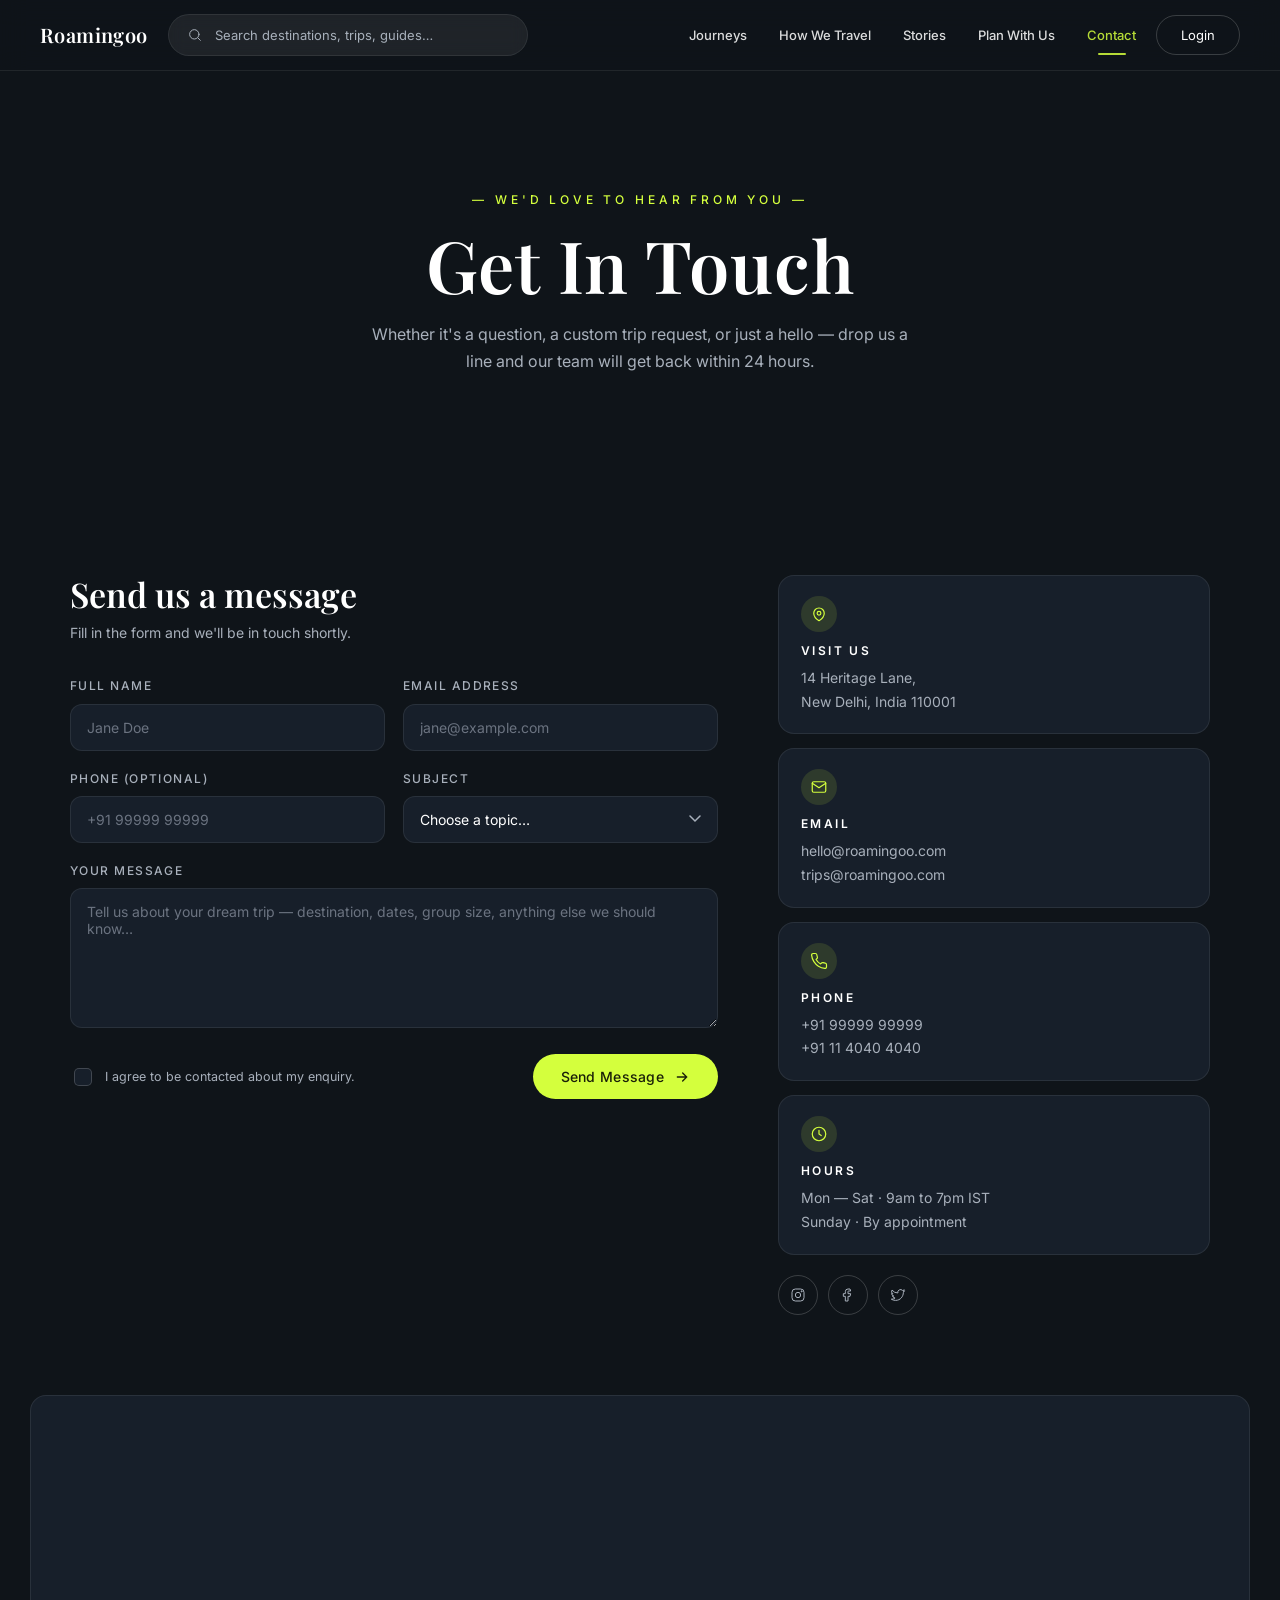
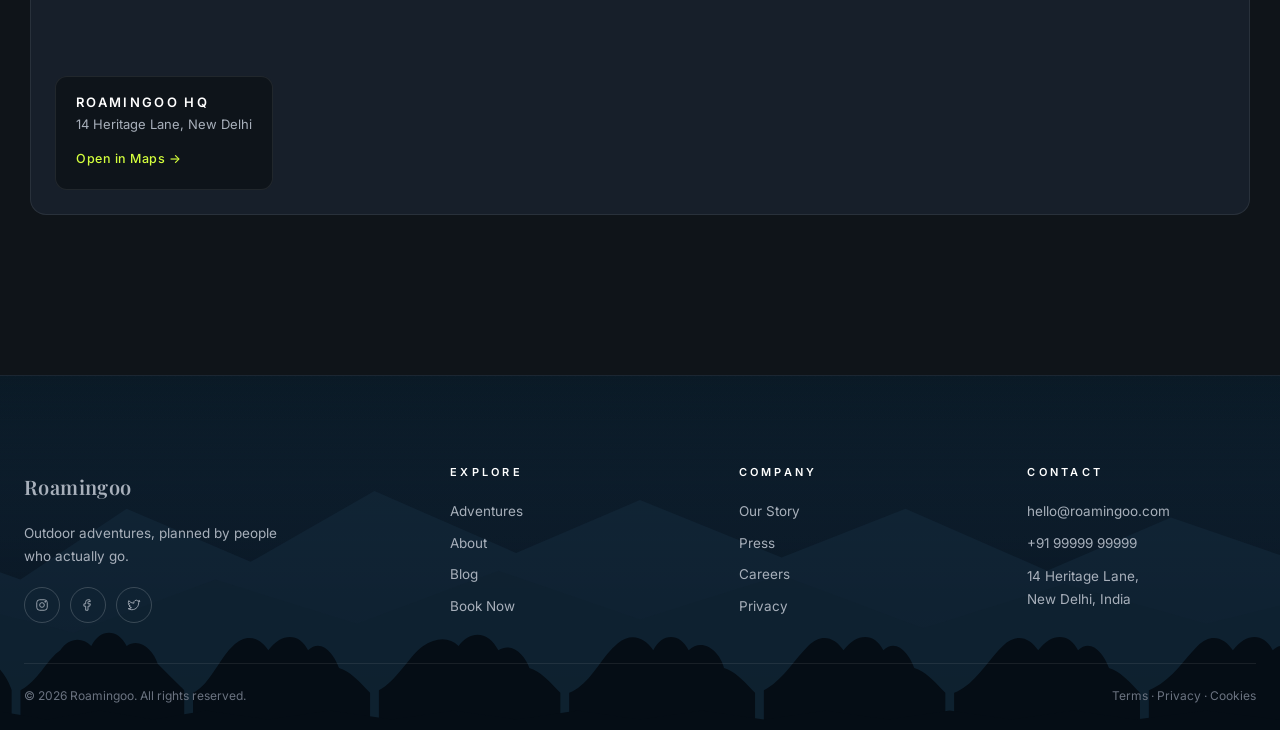
<file: contact.html>
<!DOCTYPE html>
<html lang="en">
<head>
  <meta charset="UTF-8" />
  <meta name="viewport" content="width=device-width, initial-scale=1.0" />
  <meta name="description" content="Get in touch with Roamingoo — our team is here to plan your next outdoor adventure." />
  <title>Contact — Roamingoo</title>

  <link rel="preconnect" href="https://fonts.googleapis.com">
  <link rel="preconnect" href="https://fonts.gstatic.com" crossorigin>
  <link href="https://fonts.googleapis.com/css2?family=Inter:wght@300;400;500;600;700&family=Playfair+Display:wght@500;600;700;800&display=swap" rel="stylesheet">

  <link rel="stylesheet" href="css/style.css">
</head>
<body class="page-contact">

  <!-- ============ NAVBAR ============ -->
  <header class="site-header solid" id="siteHeader">
    <nav class="nav" aria-label="Primary">

      <a href="index.html" class="logo" aria-label="Roamingoo home">
        <span class="logo-word">Roamingoo</span>
      </a>

      <div class="nav-search">
        <svg viewBox="0 0 24 24" fill="none" stroke="currentColor" stroke-width="1.5" stroke-linecap="round">
          <circle cx="11" cy="11" r="7"/><path d="m20 20-3.5-3.5"/>
        </svg>
        <input type="text" placeholder="Search destinations, trips, guides…" aria-label="Search" />
      </div>

      <ul class="nav-menu">
        <li><a href="index.html#journeys" class="nav-link">Journeys</a></li>
        <li><a href="index.html#why" class="nav-link">How We Travel</a></li>
        <li><a href="index.html#story" class="nav-link">Stories</a></li>
        <li><a href="booking.html" class="nav-link">Plan With Us</a></li>
        <li><a href="contact.html" class="nav-link active">Contact</a></li>
      </ul>

      <a href="#login" class="btn-login">Login</a>

      <button class="hamburger" id="hamburger" aria-label="Open menu" aria-expanded="false">
        <span></span><span></span><span></span>
      </button>
    </nav>
  </header>

  <!-- ============ PAGE HEADER ============ -->
  <section class="page-header">
    <div class="ph-bg" style="background-image:url('https://images.unsplash.com/photo-1469474968028-56623f02e42e?auto=format&fit=crop&w=1920&q=80')"></div>
    <div class="ph-overlay"></div>
    <div class="ph-content">
      <p class="ph-eyebrow reveal">— We'd love to hear from you —</p>
      <h1 class="ph-title reveal" data-delay="150">Get In Touch</h1>
      <p class="ph-sub reveal" data-delay="300">
        Whether it's a question, a custom trip request, or just a hello — drop us a line and our team will get back within 24 hours.
      </p>
    </div>
  </section>

  <!-- ============ CONTACT SECTION ============ -->
  <section class="section contact-section">
    <div class="contact-grid">

      <!-- Form -->
      <div class="contact-form-wrap reveal">
        <h2 class="section-title">Send us a message</h2>
        <p class="contact-lead">Fill in the form and we'll be in touch shortly.</p>

        <form class="contact-form" id="contactForm" novalidate>
          <div class="field-row">
            <label class="field">
              <span>Full Name</span>
              <input type="text" name="name" required placeholder="Jane Doe" />
            </label>
            <label class="field">
              <span>Email Address</span>
              <input type="email" name="email" required placeholder="jane@example.com" />
            </label>
          </div>

          <div class="field-row">
            <label class="field">
              <span>Phone (optional)</span>
              <input type="tel" name="phone" placeholder="+91 99999 99999" />
            </label>
            <label class="field">
              <span>Subject</span>
              <select name="subject" required>
                <option value="">Choose a topic…</option>
                <option>Trip planning</option>
                <option>Custom itinerary</option>
                <option>Partnership</option>
                <option>Press / media</option>
                <option>Something else</option>
              </select>
            </label>
          </div>

          <label class="field">
            <span>Your Message</span>
            <textarea name="message" rows="6" required placeholder="Tell us about your dream trip — destination, dates, group size, anything else we should know…"></textarea>
          </label>

          <div class="field-actions">
            <label class="checkbox">
              <input type="checkbox" required />
              <span>I agree to be contacted about my enquiry.</span>
            </label>
            <button type="submit" class="btn btn-primary">
              Send Message
              <svg viewBox="0 0 24 24" fill="none" stroke="currentColor" stroke-width="2" stroke-linecap="round"><path d="M5 12h14M13 6l6 6-6 6"/></svg>
            </button>
          </div>

          <div class="form-status" id="formStatus" aria-live="polite"></div>
        </form>
      </div>

      <!-- Sidebar info -->
      <aside class="contact-info reveal" data-delay="150">

        <div class="info-card">
          <div class="info-icon">
            <svg viewBox="0 0 24 24" fill="none" stroke="currentColor" stroke-width="1.6" stroke-linecap="round" stroke-linejoin="round"><path d="M12 21s-7-4.35-7-10a7 7 0 0 1 14 0c0 5.65-7 10-7 10z"/><circle cx="12" cy="11" r="2.5"/></svg>
          </div>
          <h4>Visit Us</h4>
          <p>14 Heritage Lane,<br/>New Delhi, India 110001</p>
        </div>

        <div class="info-card">
          <div class="info-icon">
            <svg viewBox="0 0 24 24" fill="none" stroke="currentColor" stroke-width="1.6" stroke-linecap="round" stroke-linejoin="round"><path d="M3 7l9 6 9-6"/><rect x="3" y="5" width="18" height="14" rx="2"/></svg>
          </div>
          <h4>Email</h4>
          <a href="mailto:hello@roamingoo.com">hello@roamingoo.com</a>
          <a href="mailto:trips@roamingoo.com">trips@roamingoo.com</a>
        </div>

        <div class="info-card">
          <div class="info-icon">
            <svg viewBox="0 0 24 24" fill="none" stroke="currentColor" stroke-width="1.6" stroke-linecap="round" stroke-linejoin="round"><path d="M22 16.92v3a2 2 0 0 1-2.18 2 19.86 19.86 0 0 1-8.63-3.07 19.5 19.5 0 0 1-6-6A19.86 19.86 0 0 1 2.12 4.18 2 2 0 0 1 4.11 2h3a2 2 0 0 1 2 1.72c.13.96.36 1.9.7 2.81a2 2 0 0 1-.45 2.11L8.09 9.91a16 16 0 0 0 6 6l1.27-1.27a2 2 0 0 1 2.11-.45c.91.34 1.85.57 2.81.7A2 2 0 0 1 22 16.92z"/></svg>
          </div>
          <h4>Phone</h4>
          <a href="tel:+919999999999">+91 99999 99999</a>
          <a href="tel:+911140404040">+91 11 4040 4040</a>
        </div>

        <div class="info-card">
          <div class="info-icon">
            <svg viewBox="0 0 24 24" fill="none" stroke="currentColor" stroke-width="1.6" stroke-linecap="round" stroke-linejoin="round"><circle cx="12" cy="12" r="9"/><path d="M12 7v5l3 2"/></svg>
          </div>
          <h4>Hours</h4>
          <p>Mon — Sat · 9am to 7pm IST<br/>Sunday · By appointment</p>
        </div>

        <div class="info-socials">
          <a href="#" aria-label="Instagram"><svg viewBox="0 0 24 24" fill="none" stroke="currentColor" stroke-width="1.5"><rect x="3" y="3" width="18" height="18" rx="5"/><circle cx="12" cy="12" r="4"/><circle cx="17.5" cy="6.5" r=".8" fill="currentColor"/></svg></a>
          <a href="#" aria-label="Facebook"><svg viewBox="0 0 24 24" fill="none" stroke="currentColor" stroke-width="1.5"><path d="M15 3h-3a4 4 0 0 0-4 4v3H5v4h3v7h4v-7h3l1-4h-4V7a1 1 0 0 1 1-1h3z"/></svg></a>
          <a href="#" aria-label="Twitter"><svg viewBox="0 0 24 24" fill="none" stroke="currentColor" stroke-width="1.5"><path d="M22 5.8a8.5 8.5 0 0 1-2.4.7 4.1 4.1 0 0 0 1.8-2.3 8.4 8.4 0 0 1-2.6 1 4.1 4.1 0 0 0-7 3.8A11.7 11.7 0 0 1 3 4.6a4.1 4.1 0 0 0 1.3 5.5 4 4 0 0 1-1.9-.5 4.1 4.1 0 0 0 3.3 4 4.1 4.1 0 0 1-1.9.1 4.1 4.1 0 0 0 3.8 2.8A8.3 8.3 0 0 1 2 18.3a11.7 11.7 0 0 0 6.3 1.8c7.6 0 11.7-6.3 11.7-11.7v-.5A8.3 8.3 0 0 0 22 5.8z"/></svg></a>
        </div>

      </aside>
    </div>
  </section>

  <!-- ============ MAP STRIP ============ -->
  <section class="section map-section">
    <div class="map-wrap reveal">
      <iframe
        title="Roamingoo location"
        src="https://www.openstreetmap.org/export/embed.html?bbox=77.20%2C28.60%2C77.24%2C28.64&amp;layer=mapnik&amp;marker=28.6200%2C77.2200"
        loading="lazy"
        referrerpolicy="no-referrer-when-downgrade">
      </iframe>
      <div class="map-card">
        <h4>Roamingoo HQ</h4>
        <p>14 Heritage Lane, New Delhi</p>
        <a href="https://www.openstreetmap.org/?mlat=28.62&amp;mlon=77.22#map=15/28.62/77.22"
           target="_blank" rel="noopener" class="map-link">Open in Maps →</a>
      </div>
    </div>
  </section>

  <!-- ============ FOOTER ============ -->
  <footer class="site-footer">
    <div class="footer-grid">

      <div class="f-col f-brand">
        <a href="index.html" class="logo footer-logo" aria-label="Roamingoo home">
          <span class="logo-word">Roamingoo</span>
        </a>
        <p>Outdoor adventures, planned by people who actually go.</p>
        <div class="socials">
          <a href="#" aria-label="Instagram"><svg viewBox="0 0 24 24" fill="none" stroke="currentColor" stroke-width="1.5"><rect x="3" y="3" width="18" height="18" rx="5"/><circle cx="12" cy="12" r="4"/><circle cx="17.5" cy="6.5" r=".8" fill="currentColor"/></svg></a>
          <a href="#" aria-label="Facebook"><svg viewBox="0 0 24 24" fill="none" stroke="currentColor" stroke-width="1.5"><path d="M15 3h-3a4 4 0 0 0-4 4v3H5v4h3v7h4v-7h3l1-4h-4V7a1 1 0 0 1 1-1h3z"/></svg></a>
          <a href="#" aria-label="Twitter"><svg viewBox="0 0 24 24" fill="none" stroke="currentColor" stroke-width="1.5"><path d="M22 5.8a8.5 8.5 0 0 1-2.4.7 4.1 4.1 0 0 0 1.8-2.3 8.4 8.4 0 0 1-2.6 1 4.1 4.1 0 0 0-7 3.8A11.7 11.7 0 0 1 3 4.6a4.1 4.1 0 0 0 1.3 5.5 4 4 0 0 1-1.9-.5 4.1 4.1 0 0 0 3.3 4 4.1 4.1 0 0 1-1.9.1 4.1 4.1 0 0 0 3.8 2.8A8.3 8.3 0 0 1 2 18.3a11.7 11.7 0 0 0 6.3 1.8c7.6 0 11.7-6.3 11.7-11.7v-.5A8.3 8.3 0 0 0 22 5.8z"/></svg></a>
        </div>
      </div>

      <div class="f-col">
        <h5>Explore</h5>
        <a href="index.html#adventure">Adventures</a>
        <a href="index.html#about">About</a>
        <a href="index.html#blog">Blog</a>
        <a href="booking.html">Book Now</a>
      </div>

      <div class="f-col">
        <h5>Company</h5>
        <a href="#">Our Story</a>
        <a href="#">Press</a>
        <a href="#">Careers</a>
        <a href="#">Privacy</a>
      </div>

      <div class="f-col">
        <h5>Contact</h5>
        <a href="mailto:hello@roamingoo.com">hello@roamingoo.com</a>
        <a href="tel:+919999999999">+91 99999 99999</a>
        <p>14 Heritage Lane,<br/>New Delhi, India</p>
      </div>

    </div>

    <div class="footer-bottom">
      <span>© <span id="year"></span> Roamingoo. All rights reserved.</span>
      <span>Terms · Privacy · Cookies</span>
    </div>
  </footer>

  <!-- Mobile drawer -->
  <div class="mobile-drawer" id="mobileDrawer" aria-hidden="true">
    <button class="drawer-close" id="drawerClose" aria-label="Close menu">
      <svg viewBox="0 0 24 24" fill="none" stroke="currentColor" stroke-width="1.8" stroke-linecap="round">
        <path d="M6 6l12 12M18 6L6 18"/>
      </svg>
    </button>
    <a href="index.html#journeys" class="m-link">Journeys</a>
    <a href="index.html#why" class="m-link">How We Travel</a>
    <a href="index.html#story" class="m-link">Stories</a>
    <a href="booking.html" class="m-link">Plan With Us</a>
    <a href="contact.html" class="m-link">Contact</a>
    <a href="#login" class="btn btn-primary m-cta">Login</a>
  </div>

  <button id="scrollTop" class="scroll-top" aria-label="Scroll to top">↑</button>

  <script src="js/main.js" defer></script>
</body>
</html>
</file>
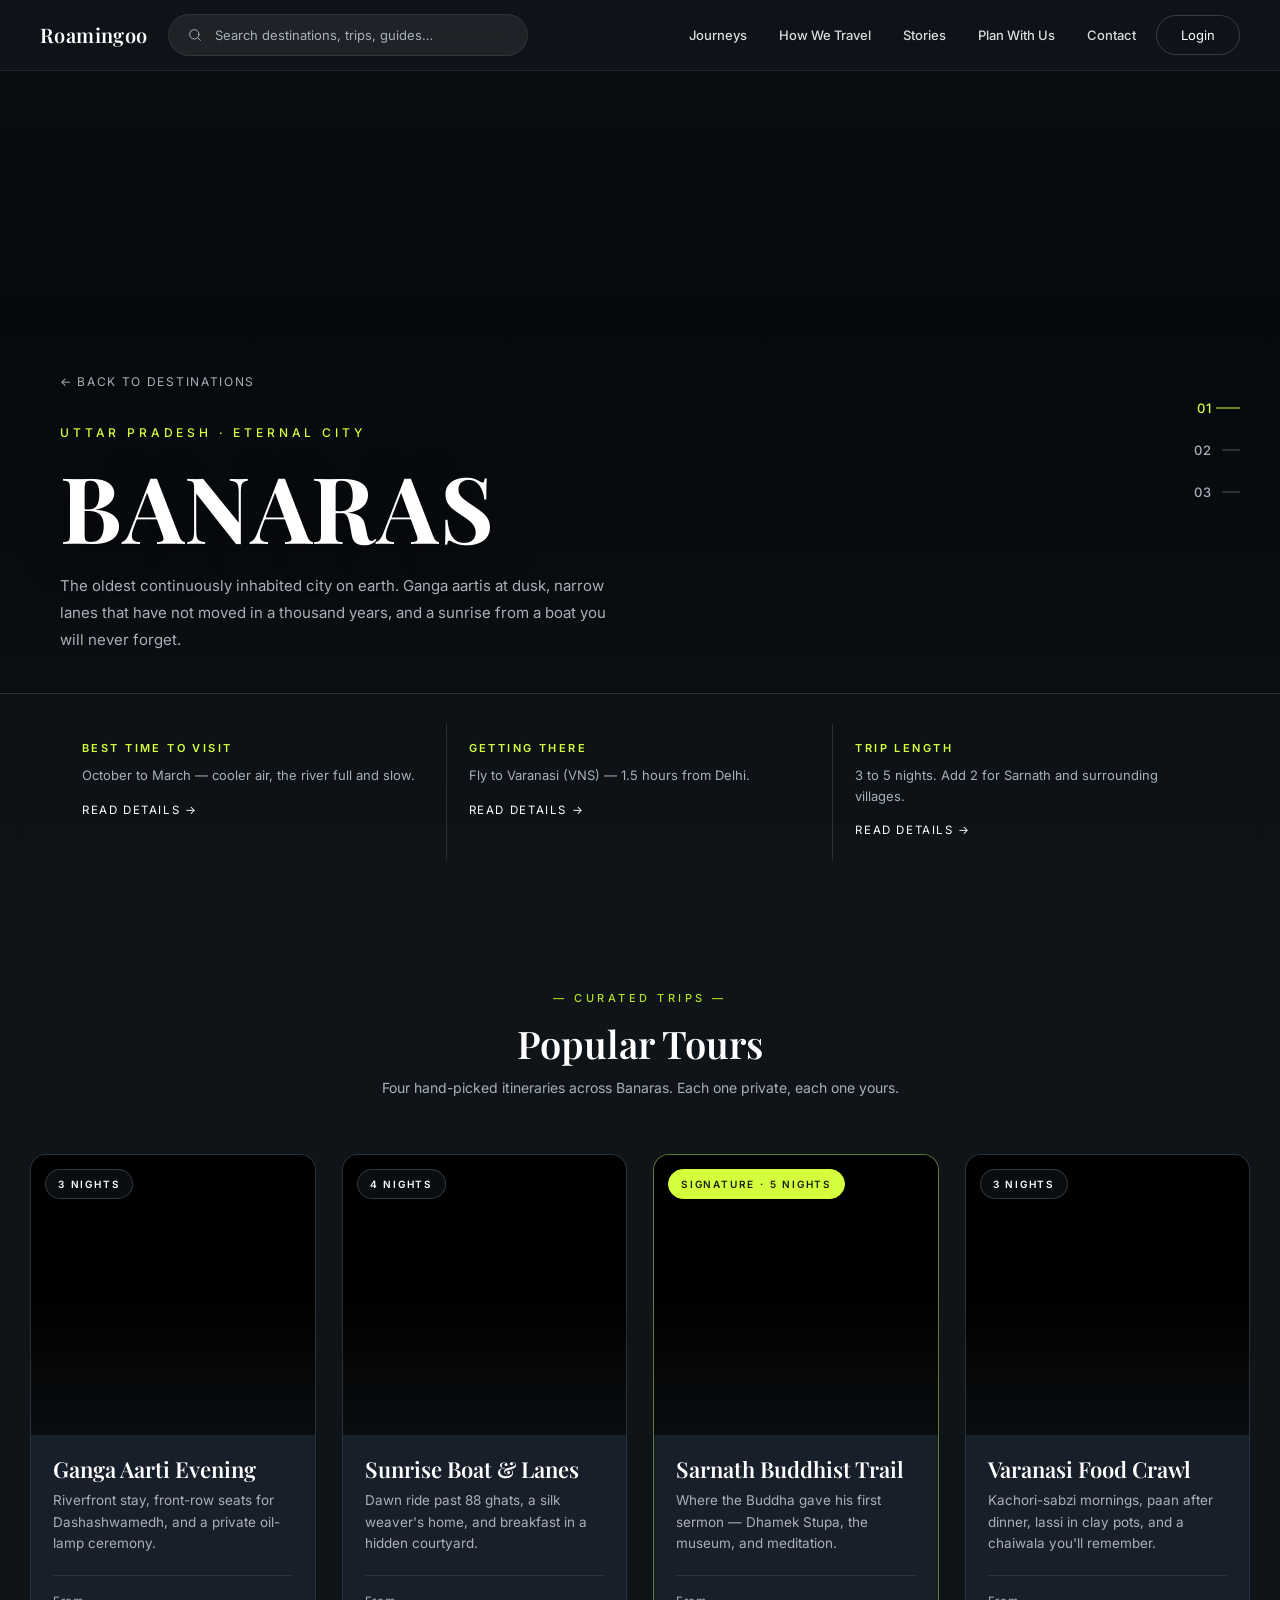
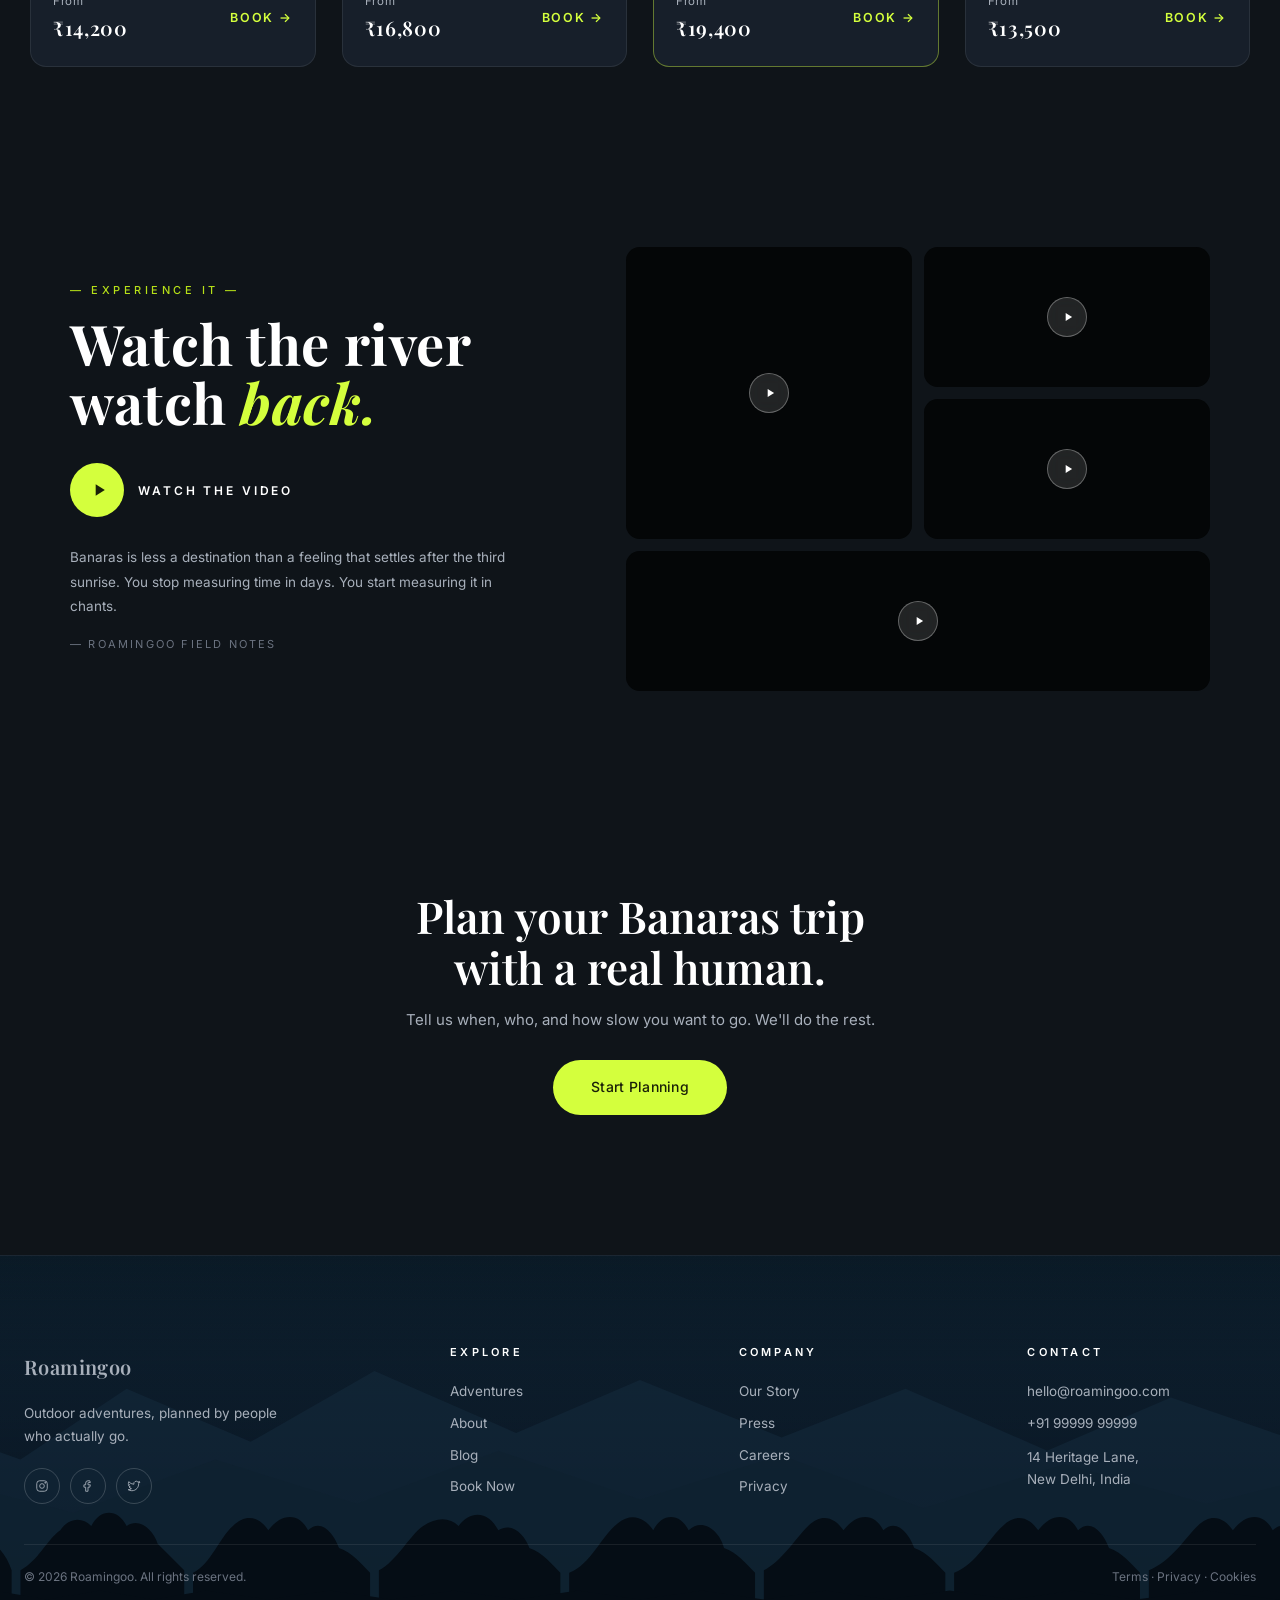
<file: destination-banaras.html>
<!DOCTYPE html>
<html lang="en">
<head>
  <meta charset="UTF-8" />
  <meta name="viewport" content="width=device-width, initial-scale=1.0" />
  <meta name="description" content="Banaras (Varanasi) — the eternal city. Ghats, ganga aarti, and lanes older than memory. Plan your Banaras trip with Roamingoo." />
  <title>Banaras — Roamingoo</title>

  <link rel="preconnect" href="https://fonts.googleapis.com">
  <link rel="preconnect" href="https://fonts.gstatic.com" crossorigin>
  <link href="https://fonts.googleapis.com/css2?family=Inter:wght@300;400;500;600;700&family=Playfair+Display:wght@500;600;700;800&display=swap" rel="stylesheet">
  <link rel="stylesheet" href="css/style.css">
</head>
<body class="page-destination">

  <header class="site-header solid" id="siteHeader">
    <nav class="nav" aria-label="Primary">
      <a href="index.html" class="logo" aria-label="Roamingoo home"><span class="logo-word">Roamingoo</span></a>
      <div class="nav-search">
        <svg viewBox="0 0 24 24" fill="none" stroke="currentColor" stroke-width="1.5" stroke-linecap="round"><circle cx="11" cy="11" r="7"/><path d="m20 20-3.5-3.5"/></svg>
        <input type="text" placeholder="Search destinations, trips, guides…" aria-label="Search" />
      </div>
      <ul class="nav-menu">
        <li><a href="index.html#journeys" class="nav-link active">Journeys</a></li>
        <li><a href="index.html#why" class="nav-link">How We Travel</a></li>
        <li><a href="index.html#story" class="nav-link">Stories</a></li>
        <li><a href="booking.html" class="nav-link">Plan With Us</a></li>
        <li><a href="contact.html" class="nav-link">Contact</a></li>
      </ul>
      <a href="#login" class="btn-login">Login</a>
      <button class="hamburger" id="hamburger" aria-label="Open menu" aria-expanded="false"><span></span><span></span><span></span></button>
    </nav>
  </header>

  <section class="dest-hero" id="destHero">
    <div class="dest-hero-slides" id="destHeroSlides">
      <div class="dest-hero-slide active" style="background-image:url('https://images.unsplash.com/photo-1561361513-2d000a50f0dc?auto=format&fit=crop&w=1920&q=80')"></div>
      <div class="dest-hero-slide" style="background-image:url('https://images.unsplash.com/photo-1567598815547-9d1a4b15c11b?auto=format&fit=crop&w=1920&q=80')"></div>
      <div class="dest-hero-slide" style="background-image:url('https://images.unsplash.com/photo-1532375810709-75b1da00537c?auto=format&fit=crop&w=1920&q=80')"></div>
    </div>
    <div class="dest-hero-overlay"></div>

    <div class="dest-pagination" id="destPagination">
      <button class="active" data-idx="0"><span>01</span></button>
      <button data-idx="1"><span>02</span></button>
      <button data-idx="2"><span>03</span></button>
    </div>

    <div class="dest-hero-content">
      <a href="index.html#adventure" class="dest-back">← Back to destinations</a>
      <p class="dest-eyebrow reveal">Uttar Pradesh · Eternal City</p>
      <h1 class="dest-title reveal" data-delay="150">BANARAS</h1>
      <p class="dest-sub reveal" data-delay="300">
        The oldest continuously inhabited city on earth. Ganga aartis at dusk, narrow lanes that have not moved in a thousand years, and a sunrise from a boat you will never forget.
      </p>
    </div>

    <div class="dest-info-strip">
      <article class="info-block reveal" data-delay="100">
        <h4>Best Time To Visit</h4>
        <p>October to March — cooler air, the river full and slow.</p>
        <a href="#tours">Read details →</a>
      </article>
      <article class="info-block reveal" data-delay="200">
        <h4>Getting There</h4>
        <p>Fly to Varanasi (VNS) — 1.5 hours from Delhi.</p>
        <a href="#tours">Read details →</a>
      </article>
      <article class="info-block reveal" data-delay="300">
        <h4>Trip Length</h4>
        <p>3 to 5 nights. Add 2 for Sarnath and surrounding villages.</p>
        <a href="#tours">Read details →</a>
      </article>
    </div>
  </section>

  <section class="section tours" id="tours">
    <header class="section-head reveal">
      <p class="eyebrow-dark">— Curated Trips —</p>
      <h2 class="section-title">Popular Tours</h2>
      <p class="section-sub">Four hand-picked itineraries across Banaras. Each one private, each one yours.</p>
    </header>

    <div class="tours-grid">

      <article class="tour-card reveal" data-delay="100">
        <div class="tour-img" style="background-image:url('https://images.unsplash.com/photo-1561361513-2d000a50f0dc?auto=format&fit=crop&w=900&q=80')">
          <span class="tour-tag">3 NIGHTS</span>
        </div>
        <div class="tour-body">
          <h4>Ganga Aarti Evening</h4>
          <p>Riverfront stay, front-row seats for Dashashwamedh, and a private oil-lamp ceremony.</p>
          <div class="tour-meta">
            <span class="tour-price">From <strong>₹14,200</strong></span>
            <a href="contact.html" class="tour-link">Book →</a>
          </div>
        </div>
      </article>

      <article class="tour-card reveal" data-delay="200">
        <div class="tour-img" style="background-image:url('https://images.unsplash.com/photo-1567598815547-9d1a4b15c11b?auto=format&fit=crop&w=900&q=80')">
          <span class="tour-tag">4 NIGHTS</span>
        </div>
        <div class="tour-body">
          <h4>Sunrise Boat &amp; Lanes</h4>
          <p>Dawn ride past 88 ghats, a silk weaver's home, and breakfast in a hidden courtyard.</p>
          <div class="tour-meta">
            <span class="tour-price">From <strong>₹16,800</strong></span>
            <a href="contact.html" class="tour-link">Book →</a>
          </div>
        </div>
      </article>

      <article class="tour-card reveal featured" data-delay="300">
        <div class="tour-img" style="background-image:url('https://images.unsplash.com/photo-1532375810709-75b1da00537c?auto=format&fit=crop&w=900&q=80')">
          <span class="tour-tag gold">SIGNATURE · 5 NIGHTS</span>
        </div>
        <div class="tour-body">
          <h4>Sarnath Buddhist Trail</h4>
          <p>Where the Buddha gave his first sermon — Dhamek Stupa, the museum, and meditation.</p>
          <div class="tour-meta">
            <span class="tour-price">From <strong>₹19,400</strong></span>
            <a href="contact.html" class="tour-link">Book →</a>
          </div>
        </div>
      </article>

      <article class="tour-card reveal" data-delay="400">
        <div class="tour-img" style="background-image:url('https://images.unsplash.com/photo-1502082553048-f009c37129b9?auto=format&fit=crop&w=900&q=80')">
          <span class="tour-tag">3 NIGHTS</span>
        </div>
        <div class="tour-body">
          <h4>Varanasi Food Crawl</h4>
          <p>Kachori-sabzi mornings, paan after dinner, lassi in clay pots, and a chaiwala you'll remember.</p>
          <div class="tour-meta">
            <span class="tour-price">From <strong>₹13,500</strong></span>
            <a href="contact.html" class="tour-link">Book →</a>
          </div>
        </div>
      </article>

    </div>
  </section>

  <section class="section discover">
    <div class="discover-grid">
      <div class="discover-text reveal">
        <p class="eyebrow-dark">— Experience It —</p>
        <h2 class="discover-title">Watch the river<br/>watch <em>back.</em></h2>
        <button class="watch-video" id="watchVideo" type="button">
          <span class="play-circle"><svg viewBox="0 0 24 24" fill="currentColor"><path d="M8 5v14l11-7z"/></svg></span>
          <span class="watch-label">Watch the video</span>
        </button>
        <p class="discover-body">
          Banaras is less a destination than a feeling that settles after the third sunrise. You stop measuring time in days. You start measuring it in chants.
        </p>
        <span class="discover-cite">— Roamingoo Field Notes</span>
      </div>
      <div class="discover-collage reveal" data-delay="200">
        <div class="d-img d-img-1" style="background-image:url('https://images.unsplash.com/photo-1561361513-2d000a50f0dc?auto=format&fit=crop&w=900&q=80')"><span class="d-play"><svg viewBox="0 0 24 24" fill="currentColor"><path d="M8 5v14l11-7z"/></svg></span></div>
        <div class="d-img d-img-2" style="background-image:url('https://images.unsplash.com/photo-1567598815547-9d1a4b15c11b?auto=format&fit=crop&w=900&q=80')"><span class="d-play"><svg viewBox="0 0 24 24" fill="currentColor"><path d="M8 5v14l11-7z"/></svg></span></div>
        <div class="d-img d-img-3" style="background-image:url('https://images.unsplash.com/photo-1532375810709-75b1da00537c?auto=format&fit=crop&w=900&q=80')"><span class="d-play"><svg viewBox="0 0 24 24" fill="currentColor"><path d="M8 5v14l11-7z"/></svg></span></div>
        <div class="d-img d-img-4" style="background-image:url('https://images.unsplash.com/photo-1502082553048-f009c37129b9?auto=format&fit=crop&w=900&q=80')"><span class="d-play"><svg viewBox="0 0 24 24" fill="currentColor"><path d="M8 5v14l11-7z"/></svg></span></div>
      </div>
    </div>
  </section>

  <section class="dest-cta">
    <div class="dest-cta-bg" style="background-image:url('https://images.unsplash.com/photo-1561361513-2d000a50f0dc?auto=format&fit=crop&w=1920&q=80')"></div>
    <div class="dest-cta-overlay"></div>
    <div class="dest-cta-inner reveal">
      <h2>Plan your Banaras trip<br/>with a real human.</h2>
      <p>Tell us when, who, and how slow you want to go. We'll do the rest.</p>
      <a href="contact.html" class="btn btn-primary large">Start Planning</a>
    </div>
  </section>

  <footer class="site-footer">
    <div class="footer-grid">
      <div class="f-col f-brand">
        <a href="index.html" class="logo footer-logo" aria-label="Roamingoo home"><span class="logo-word">Roamingoo</span></a>
        <p>Outdoor adventures, planned by people who actually go.</p>
        <div class="socials">
          <a href="#" aria-label="Instagram"><svg viewBox="0 0 24 24" fill="none" stroke="currentColor" stroke-width="1.5"><rect x="3" y="3" width="18" height="18" rx="5"/><circle cx="12" cy="12" r="4"/><circle cx="17.5" cy="6.5" r=".8" fill="currentColor"/></svg></a>
          <a href="#" aria-label="Facebook"><svg viewBox="0 0 24 24" fill="none" stroke="currentColor" stroke-width="1.5"><path d="M15 3h-3a4 4 0 0 0-4 4v3H5v4h3v7h4v-7h3l1-4h-4V7a1 1 0 0 1 1-1h3z"/></svg></a>
          <a href="#" aria-label="Twitter"><svg viewBox="0 0 24 24" fill="none" stroke="currentColor" stroke-width="1.5"><path d="M22 5.8a8.5 8.5 0 0 1-2.4.7 4.1 4.1 0 0 0 1.8-2.3 8.4 8.4 0 0 1-2.6 1 4.1 4.1 0 0 0-7 3.8A11.7 11.7 0 0 1 3 4.6a4.1 4.1 0 0 0 1.3 5.5 4 4 0 0 1-1.9-.5 4.1 4.1 0 0 0 3.3 4 4.1 4.1 0 0 1-1.9.1 4.1 4.1 0 0 0 3.8 2.8A8.3 8.3 0 0 1 2 18.3a11.7 11.7 0 0 0 6.3 1.8c7.6 0 11.7-6.3 11.7-11.7v-.5A8.3 8.3 0 0 0 22 5.8z"/></svg></a>
        </div>
      </div>
      <div class="f-col"><h5>Explore</h5><a href="index.html#adventure">Adventures</a><a href="index.html#about">About</a><a href="index.html#blog">Blog</a><a href="booking.html">Book Now</a></div>
      <div class="f-col"><h5>Company</h5><a href="#">Our Story</a><a href="#">Press</a><a href="#">Careers</a><a href="#">Privacy</a></div>
      <div class="f-col"><h5>Contact</h5><a href="mailto:hello@roamingoo.com">hello@roamingoo.com</a><a href="tel:+919999999999">+91 99999 99999</a><p>14 Heritage Lane,<br/>New Delhi, India</p></div>
    </div>
    <div class="footer-bottom"><span>© <span id="year"></span> Roamingoo. All rights reserved.</span><span>Terms · Privacy · Cookies</span></div>
  </footer>

  <div class="mobile-drawer" id="mobileDrawer" aria-hidden="true">
    <button class="drawer-close" id="drawerClose" aria-label="Close menu"><svg viewBox="0 0 24 24" fill="none" stroke="currentColor" stroke-width="1.8" stroke-linecap="round"><path d="M6 6l12 12M18 6L6 18"/></svg></button>
    <a href="index.html#journeys" class="m-link">Journeys</a>
    <a href="index.html#why" class="m-link">How We Travel</a>
    <a href="index.html#story" class="m-link">Stories</a>
    <a href="booking.html" class="m-link">Plan With Us</a>
    <a href="contact.html" class="m-link">Contact</a>
    <a href="#login" class="btn btn-primary m-cta">Login</a>
  </div>

  <button id="scrollTop" class="scroll-top" aria-label="Scroll to top">↑</button>
  <script src="js/main.js" defer></script>
</body>
</html>
</file>
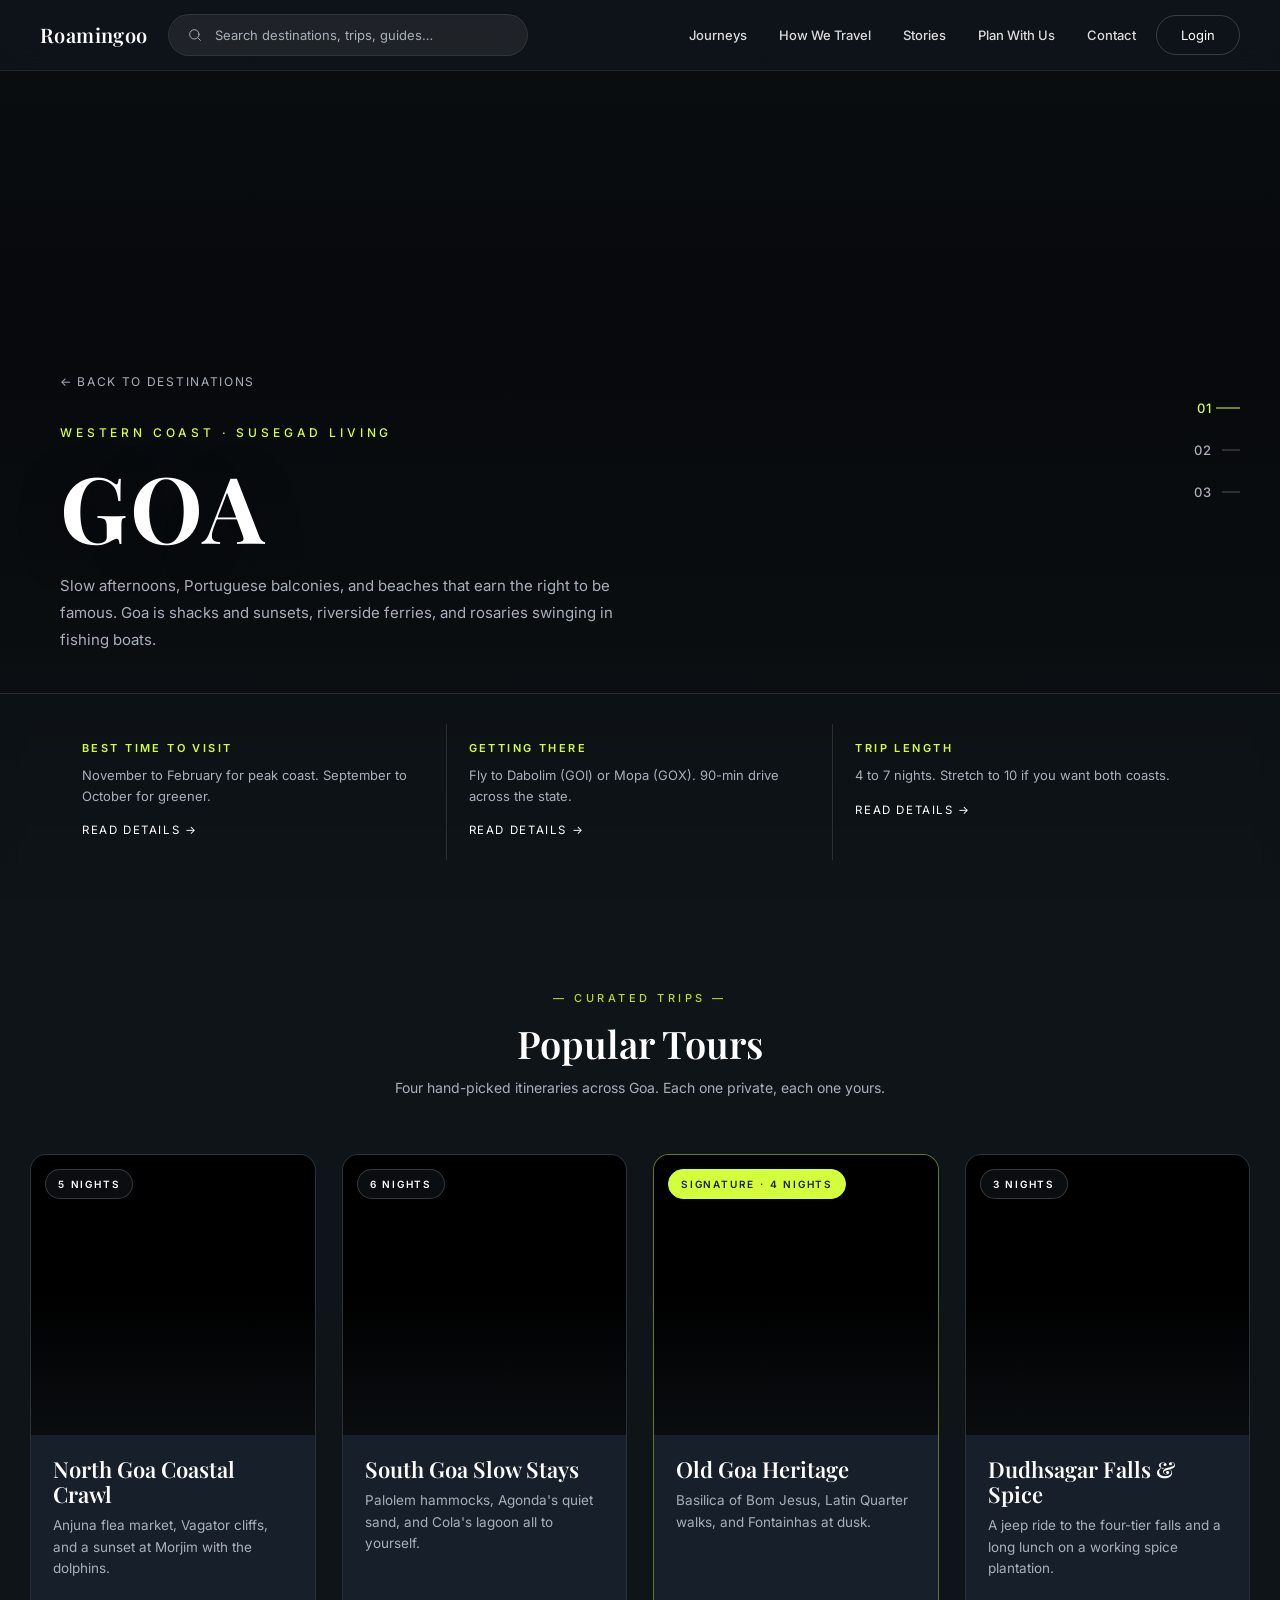
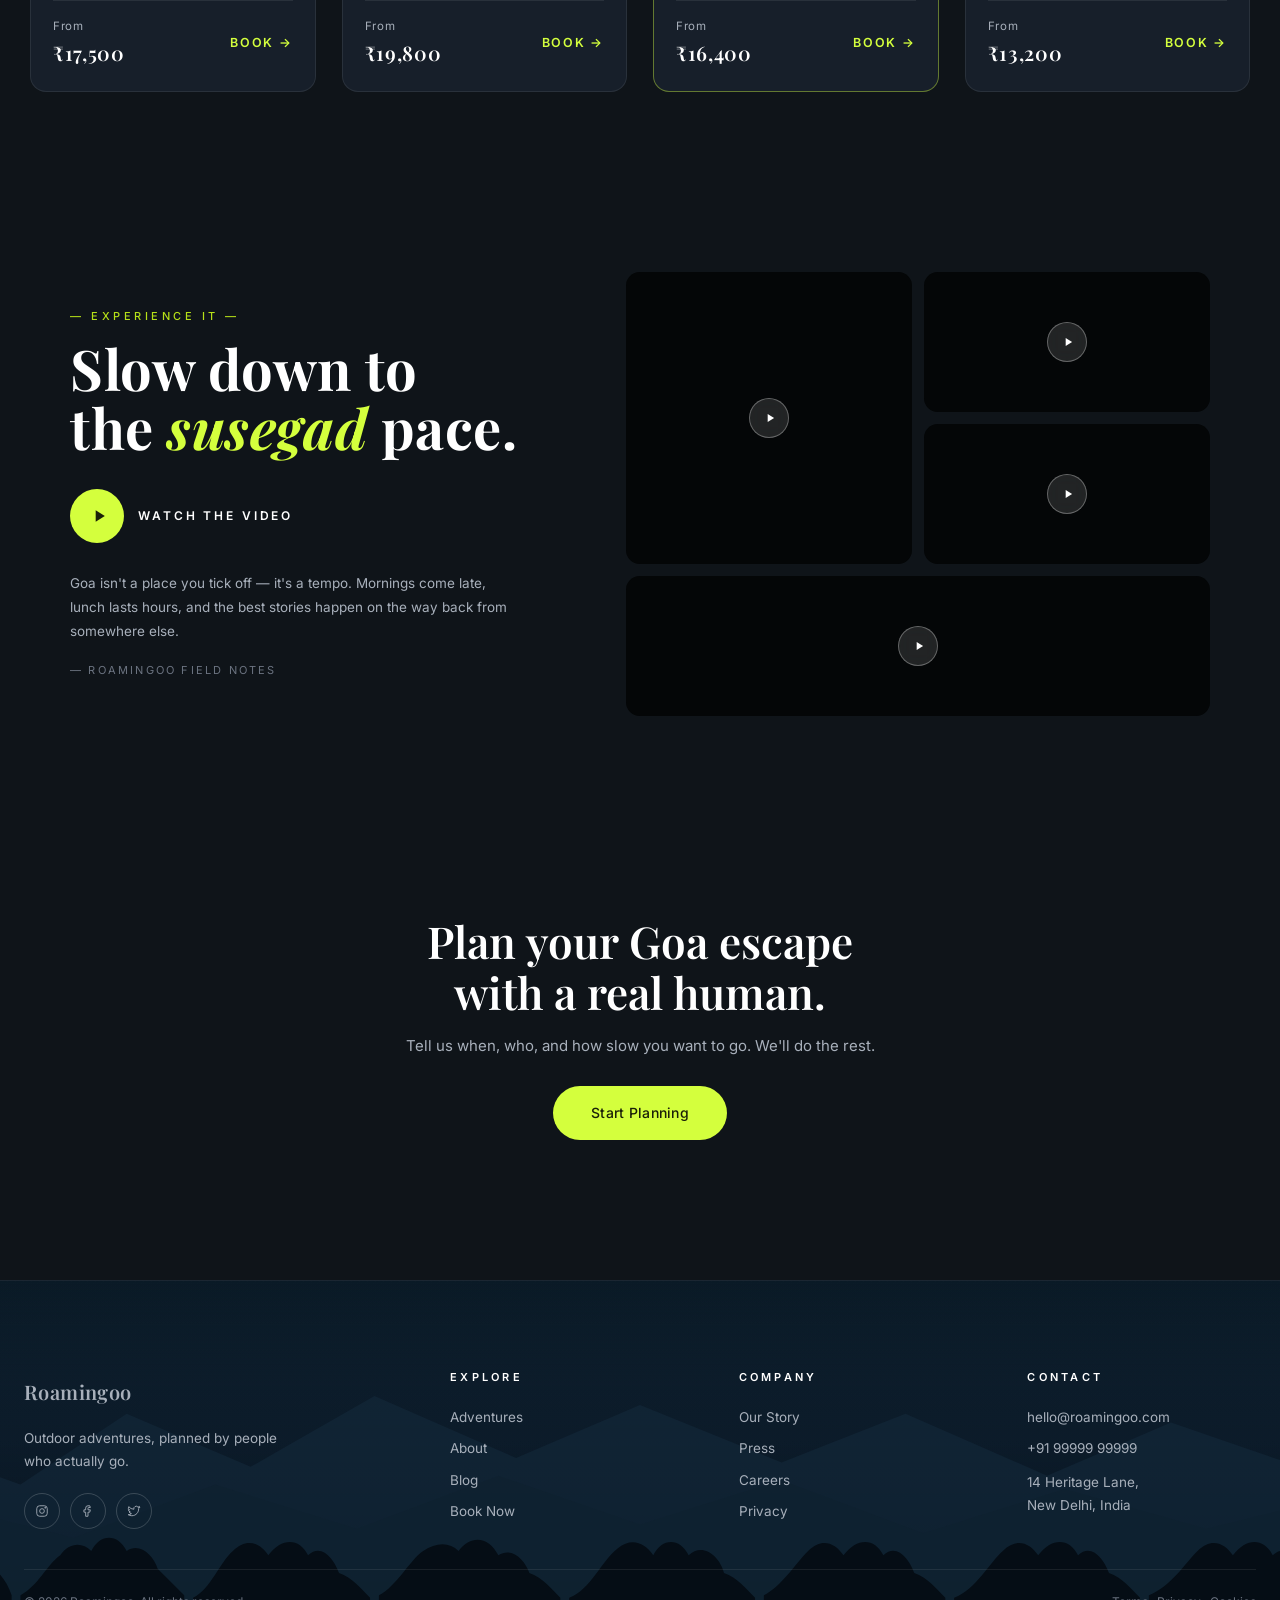
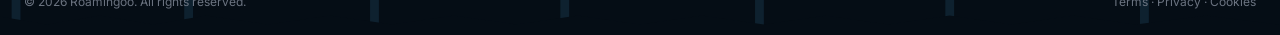
<file: destination-goa.html>
<!DOCTYPE html>
<html lang="en">
<head>
  <meta charset="UTF-8" />
  <meta name="viewport" content="width=device-width, initial-scale=1.0" />
  <meta name="description" content="Goa — sun, sand, and slow afternoons on India's western coast. Plan your Goa escape with Roamingoo." />
  <title>Goa — Roamingoo</title>

  <link rel="preconnect" href="https://fonts.googleapis.com">
  <link rel="preconnect" href="https://fonts.gstatic.com" crossorigin>
  <link href="https://fonts.googleapis.com/css2?family=Inter:wght@300;400;500;600;700&family=Playfair+Display:wght@500;600;700;800&display=swap" rel="stylesheet">
  <link rel="stylesheet" href="css/style.css">
</head>
<body class="page-destination">

  <header class="site-header solid" id="siteHeader">
    <nav class="nav" aria-label="Primary">
      <a href="index.html" class="logo" aria-label="Roamingoo home"><span class="logo-word">Roamingoo</span></a>
      <div class="nav-search">
        <svg viewBox="0 0 24 24" fill="none" stroke="currentColor" stroke-width="1.5" stroke-linecap="round"><circle cx="11" cy="11" r="7"/><path d="m20 20-3.5-3.5"/></svg>
        <input type="text" placeholder="Search destinations, trips, guides…" aria-label="Search" />
      </div>
      <ul class="nav-menu">
        <li><a href="index.html#journeys" class="nav-link active">Journeys</a></li>
        <li><a href="index.html#why" class="nav-link">How We Travel</a></li>
        <li><a href="index.html#story" class="nav-link">Stories</a></li>
        <li><a href="booking.html" class="nav-link">Plan With Us</a></li>
        <li><a href="contact.html" class="nav-link">Contact</a></li>
      </ul>
      <a href="#login" class="btn-login">Login</a>
      <button class="hamburger" id="hamburger" aria-label="Open menu" aria-expanded="false"><span></span><span></span><span></span></button>
    </nav>
  </header>

  <section class="dest-hero" id="destHero">
    <div class="dest-hero-slides" id="destHeroSlides">
      <div class="dest-hero-slide active" style="background-image:url('https://images.unsplash.com/photo-1512343879784-a960bf40e7f2?auto=format&fit=crop&w=1920&q=80')"></div>
      <div class="dest-hero-slide" style="background-image:url('https://images.unsplash.com/photo-1507525428034-b723cf961d3e?auto=format&fit=crop&w=1920&q=80')"></div>
      <div class="dest-hero-slide" style="background-image:url('https://images.unsplash.com/photo-1502602898657-3e91760cbb34?auto=format&fit=crop&w=1920&q=80')"></div>
    </div>
    <div class="dest-hero-overlay"></div>

    <div class="dest-pagination" id="destPagination">
      <button class="active" data-idx="0"><span>01</span></button>
      <button data-idx="1"><span>02</span></button>
      <button data-idx="2"><span>03</span></button>
    </div>

    <div class="dest-hero-content">
      <a href="index.html#adventure" class="dest-back">← Back to destinations</a>
      <p class="dest-eyebrow reveal">Western Coast · Susegad Living</p>
      <h1 class="dest-title reveal" data-delay="150">GOA</h1>
      <p class="dest-sub reveal" data-delay="300">
        Slow afternoons, Portuguese balconies, and beaches that earn the right to be famous. Goa is shacks and sunsets, riverside ferries, and rosaries swinging in fishing boats.
      </p>
    </div>

    <div class="dest-info-strip">
      <article class="info-block reveal" data-delay="100">
        <h4>Best Time To Visit</h4>
        <p>November to February for peak coast. September to October for greener.</p>
        <a href="#tours">Read details →</a>
      </article>
      <article class="info-block reveal" data-delay="200">
        <h4>Getting There</h4>
        <p>Fly to Dabolim (GOI) or Mopa (GOX). 90-min drive across the state.</p>
        <a href="#tours">Read details →</a>
      </article>
      <article class="info-block reveal" data-delay="300">
        <h4>Trip Length</h4>
        <p>4 to 7 nights. Stretch to 10 if you want both coasts.</p>
        <a href="#tours">Read details →</a>
      </article>
    </div>
  </section>

  <section class="section tours" id="tours">
    <header class="section-head reveal">
      <p class="eyebrow-dark">— Curated Trips —</p>
      <h2 class="section-title">Popular Tours</h2>
      <p class="section-sub">Four hand-picked itineraries across Goa. Each one private, each one yours.</p>
    </header>

    <div class="tours-grid">

      <article class="tour-card reveal" data-delay="100">
        <div class="tour-img" style="background-image:url('https://images.unsplash.com/photo-1512343879784-a960bf40e7f2?auto=format&fit=crop&w=900&q=80')">
          <span class="tour-tag">5 NIGHTS</span>
        </div>
        <div class="tour-body">
          <h4>North Goa Coastal Crawl</h4>
          <p>Anjuna flea market, Vagator cliffs, and a sunset at Morjim with the dolphins.</p>
          <div class="tour-meta">
            <span class="tour-price">From <strong>₹17,500</strong></span>
            <a href="contact.html" class="tour-link">Book →</a>
          </div>
        </div>
      </article>

      <article class="tour-card reveal" data-delay="200">
        <div class="tour-img" style="background-image:url('https://images.unsplash.com/photo-1507525428034-b723cf961d3e?auto=format&fit=crop&w=900&q=80')">
          <span class="tour-tag">6 NIGHTS</span>
        </div>
        <div class="tour-body">
          <h4>South Goa Slow Stays</h4>
          <p>Palolem hammocks, Agonda's quiet sand, and Cola's lagoon all to yourself.</p>
          <div class="tour-meta">
            <span class="tour-price">From <strong>₹19,800</strong></span>
            <a href="contact.html" class="tour-link">Book →</a>
          </div>
        </div>
      </article>

      <article class="tour-card reveal featured" data-delay="300">
        <div class="tour-img" style="background-image:url('https://images.unsplash.com/photo-1502602898657-3e91760cbb34?auto=format&fit=crop&w=900&q=80')">
          <span class="tour-tag gold">SIGNATURE · 4 NIGHTS</span>
        </div>
        <div class="tour-body">
          <h4>Old Goa Heritage</h4>
          <p>Basilica of Bom Jesus, Latin Quarter walks, and Fontainhas at dusk.</p>
          <div class="tour-meta">
            <span class="tour-price">From <strong>₹16,400</strong></span>
            <a href="contact.html" class="tour-link">Book →</a>
          </div>
        </div>
      </article>

      <article class="tour-card reveal" data-delay="400">
        <div class="tour-img" style="background-image:url('https://images.unsplash.com/photo-1502082553048-f009c37129b9?auto=format&fit=crop&w=900&q=80')">
          <span class="tour-tag">3 NIGHTS</span>
        </div>
        <div class="tour-body">
          <h4>Dudhsagar Falls &amp; Spice</h4>
          <p>A jeep ride to the four-tier falls and a long lunch on a working spice plantation.</p>
          <div class="tour-meta">
            <span class="tour-price">From <strong>₹13,200</strong></span>
            <a href="contact.html" class="tour-link">Book →</a>
          </div>
        </div>
      </article>

    </div>
  </section>

  <section class="section discover">
    <div class="discover-grid">
      <div class="discover-text reveal">
        <p class="eyebrow-dark">— Experience It —</p>
        <h2 class="discover-title">Slow down to<br/>the <em>susegad</em> pace.</h2>
        <button class="watch-video" id="watchVideo" type="button">
          <span class="play-circle"><svg viewBox="0 0 24 24" fill="currentColor"><path d="M8 5v14l11-7z"/></svg></span>
          <span class="watch-label">Watch the video</span>
        </button>
        <p class="discover-body">
          Goa isn't a place you tick off — it's a tempo. Mornings come late, lunch lasts hours, and the best stories happen on the way back from somewhere else.
        </p>
        <span class="discover-cite">— Roamingoo Field Notes</span>
      </div>
      <div class="discover-collage reveal" data-delay="200">
        <div class="d-img d-img-1" style="background-image:url('https://images.unsplash.com/photo-1512343879784-a960bf40e7f2?auto=format&fit=crop&w=900&q=80')"><span class="d-play"><svg viewBox="0 0 24 24" fill="currentColor"><path d="M8 5v14l11-7z"/></svg></span></div>
        <div class="d-img d-img-2" style="background-image:url('https://images.unsplash.com/photo-1507525428034-b723cf961d3e?auto=format&fit=crop&w=900&q=80')"><span class="d-play"><svg viewBox="0 0 24 24" fill="currentColor"><path d="M8 5v14l11-7z"/></svg></span></div>
        <div class="d-img d-img-3" style="background-image:url('https://images.unsplash.com/photo-1502602898657-3e91760cbb34?auto=format&fit=crop&w=900&q=80')"><span class="d-play"><svg viewBox="0 0 24 24" fill="currentColor"><path d="M8 5v14l11-7z"/></svg></span></div>
        <div class="d-img d-img-4" style="background-image:url('https://images.unsplash.com/photo-1502082553048-f009c37129b9?auto=format&fit=crop&w=900&q=80')"><span class="d-play"><svg viewBox="0 0 24 24" fill="currentColor"><path d="M8 5v14l11-7z"/></svg></span></div>
      </div>
    </div>
  </section>

  <section class="dest-cta">
    <div class="dest-cta-bg" style="background-image:url('https://images.unsplash.com/photo-1507525428034-b723cf961d3e?auto=format&fit=crop&w=1920&q=80')"></div>
    <div class="dest-cta-overlay"></div>
    <div class="dest-cta-inner reveal">
      <h2>Plan your Goa escape<br/>with a real human.</h2>
      <p>Tell us when, who, and how slow you want to go. We'll do the rest.</p>
      <a href="contact.html" class="btn btn-primary large">Start Planning</a>
    </div>
  </section>

  <footer class="site-footer">
    <div class="footer-grid">
      <div class="f-col f-brand">
        <a href="index.html" class="logo footer-logo" aria-label="Roamingoo home"><span class="logo-word">Roamingoo</span></a>
        <p>Outdoor adventures, planned by people who actually go.</p>
        <div class="socials">
          <a href="#" aria-label="Instagram"><svg viewBox="0 0 24 24" fill="none" stroke="currentColor" stroke-width="1.5"><rect x="3" y="3" width="18" height="18" rx="5"/><circle cx="12" cy="12" r="4"/><circle cx="17.5" cy="6.5" r=".8" fill="currentColor"/></svg></a>
          <a href="#" aria-label="Facebook"><svg viewBox="0 0 24 24" fill="none" stroke="currentColor" stroke-width="1.5"><path d="M15 3h-3a4 4 0 0 0-4 4v3H5v4h3v7h4v-7h3l1-4h-4V7a1 1 0 0 1 1-1h3z"/></svg></a>
          <a href="#" aria-label="Twitter"><svg viewBox="0 0 24 24" fill="none" stroke="currentColor" stroke-width="1.5"><path d="M22 5.8a8.5 8.5 0 0 1-2.4.7 4.1 4.1 0 0 0 1.8-2.3 8.4 8.4 0 0 1-2.6 1 4.1 4.1 0 0 0-7 3.8A11.7 11.7 0 0 1 3 4.6a4.1 4.1 0 0 0 1.3 5.5 4 4 0 0 1-1.9-.5 4.1 4.1 0 0 0 3.3 4 4.1 4.1 0 0 1-1.9.1 4.1 4.1 0 0 0 3.8 2.8A8.3 8.3 0 0 1 2 18.3a11.7 11.7 0 0 0 6.3 1.8c7.6 0 11.7-6.3 11.7-11.7v-.5A8.3 8.3 0 0 0 22 5.8z"/></svg></a>
        </div>
      </div>
      <div class="f-col"><h5>Explore</h5><a href="index.html#adventure">Adventures</a><a href="index.html#about">About</a><a href="index.html#blog">Blog</a><a href="booking.html">Book Now</a></div>
      <div class="f-col"><h5>Company</h5><a href="#">Our Story</a><a href="#">Press</a><a href="#">Careers</a><a href="#">Privacy</a></div>
      <div class="f-col"><h5>Contact</h5><a href="mailto:hello@roamingoo.com">hello@roamingoo.com</a><a href="tel:+919999999999">+91 99999 99999</a><p>14 Heritage Lane,<br/>New Delhi, India</p></div>
    </div>
    <div class="footer-bottom"><span>© <span id="year"></span> Roamingoo. All rights reserved.</span><span>Terms · Privacy · Cookies</span></div>
  </footer>

  <div class="mobile-drawer" id="mobileDrawer" aria-hidden="true">
    <button class="drawer-close" id="drawerClose" aria-label="Close menu"><svg viewBox="0 0 24 24" fill="none" stroke="currentColor" stroke-width="1.8" stroke-linecap="round"><path d="M6 6l12 12M18 6L6 18"/></svg></button>
    <a href="index.html#journeys" class="m-link">Journeys</a>
    <a href="index.html#why" class="m-link">How We Travel</a>
    <a href="index.html#story" class="m-link">Stories</a>
    <a href="booking.html" class="m-link">Plan With Us</a>
    <a href="contact.html" class="m-link">Contact</a>
    <a href="#login" class="btn btn-primary m-cta">Login</a>
  </div>

  <button id="scrollTop" class="scroll-top" aria-label="Scroll to top">↑</button>
  <script src="js/main.js" defer></script>
</body>
</html>
</file>
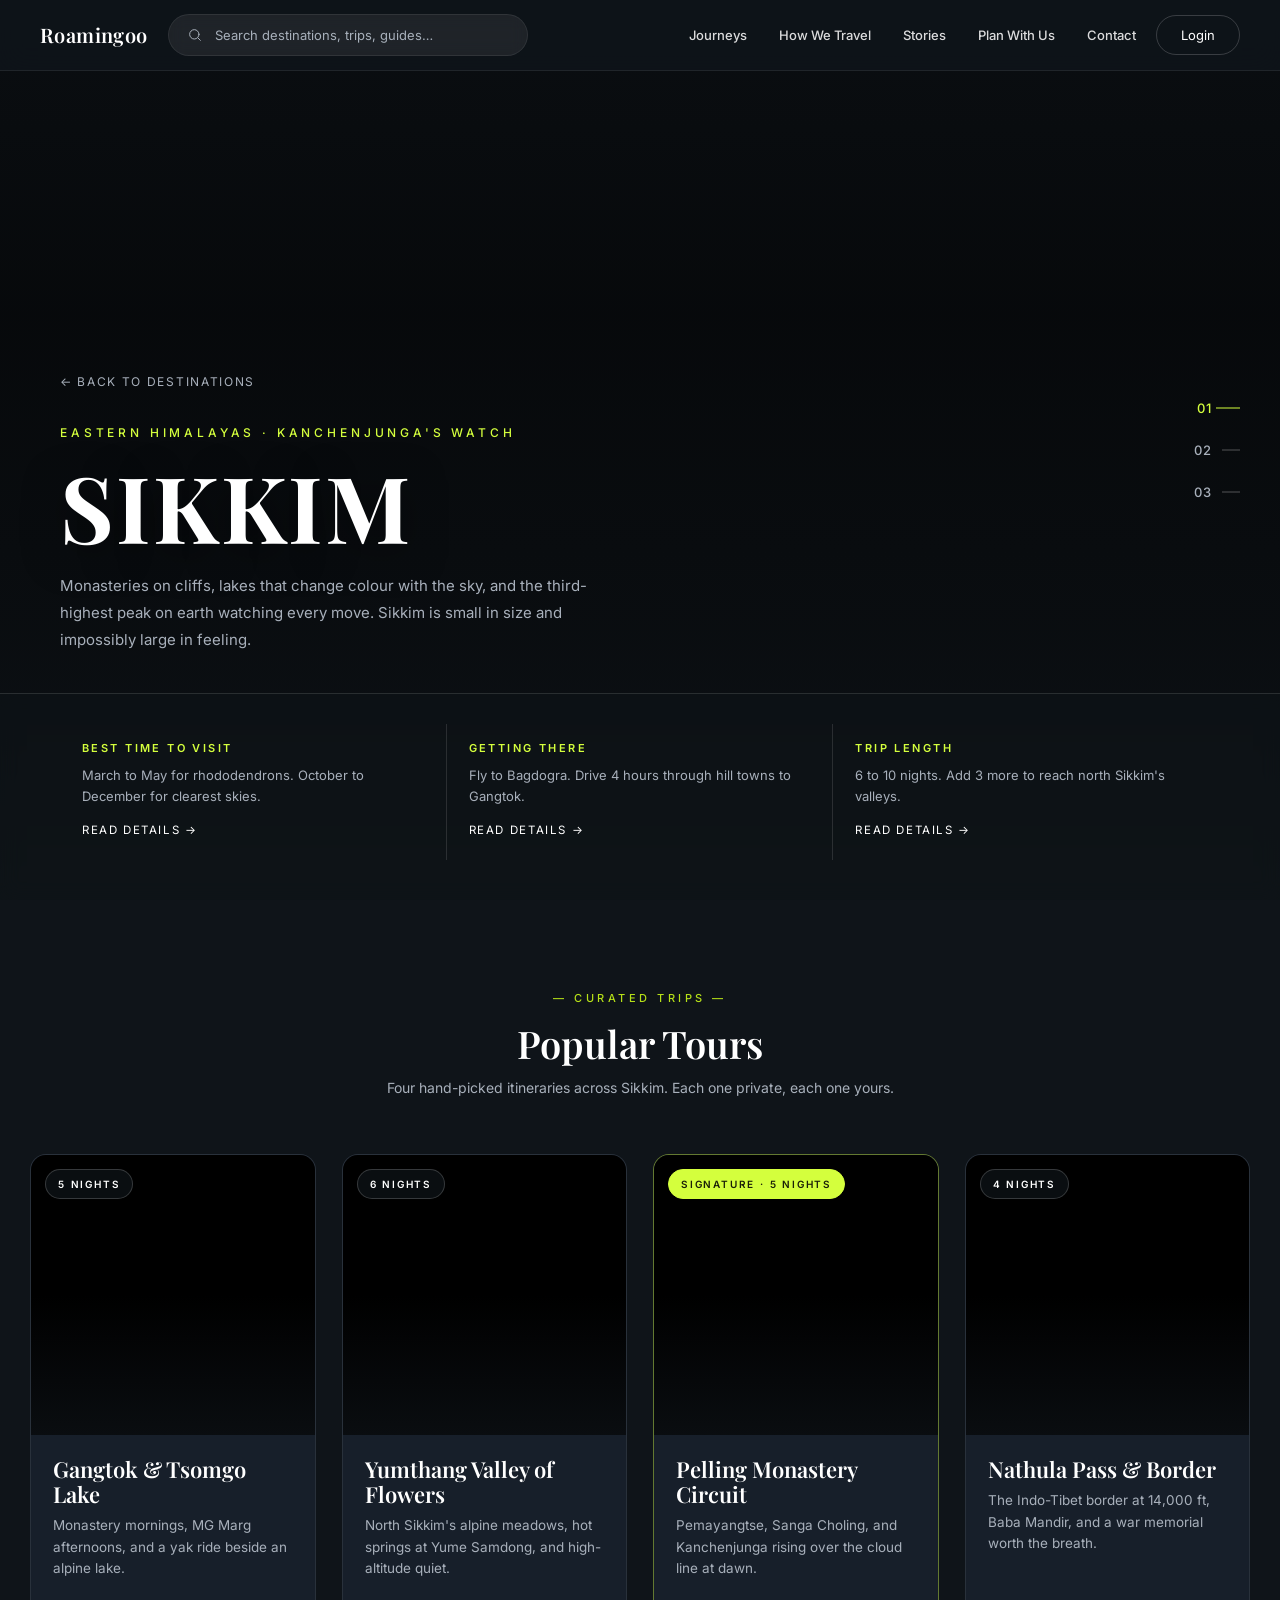
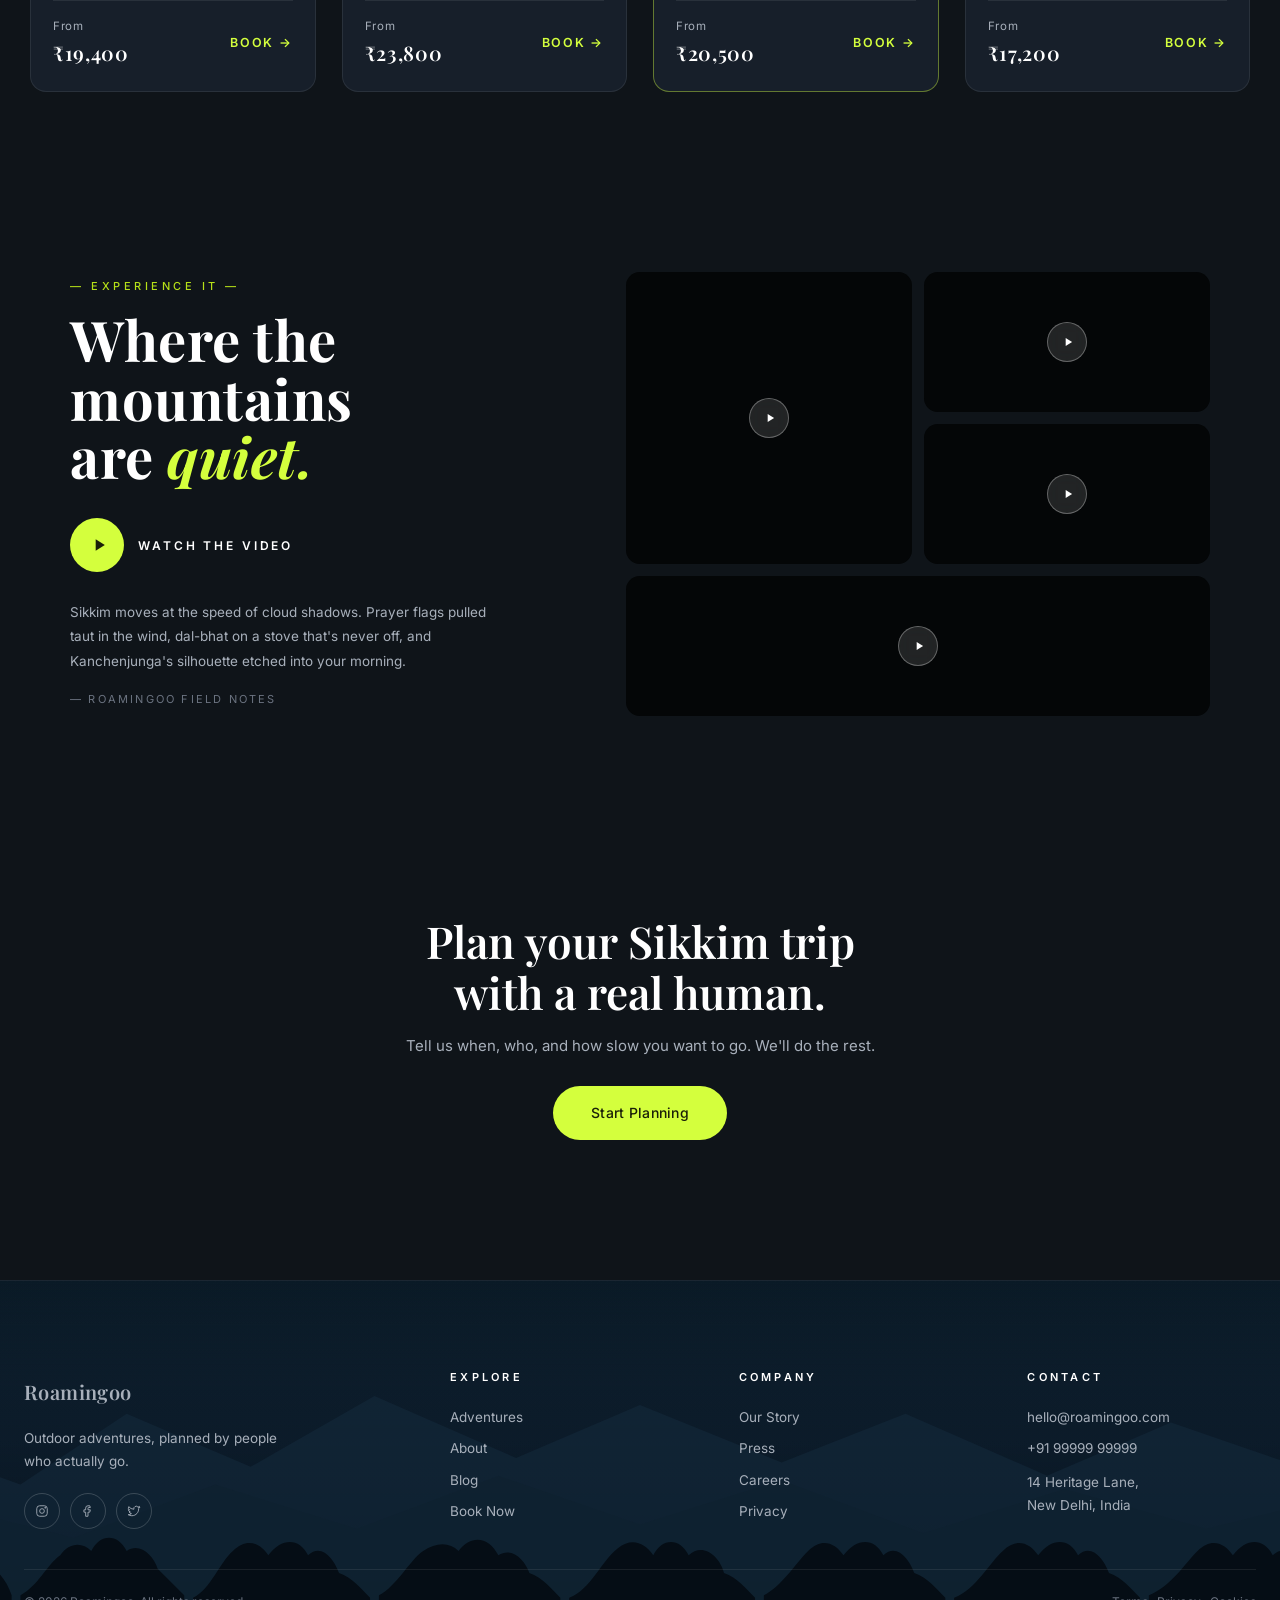
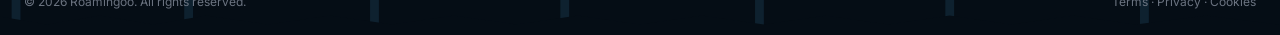
<file: destination-sikkim.html>
<!DOCTYPE html>
<html lang="en">
<head>
  <meta charset="UTF-8" />
  <meta name="viewport" content="width=device-width, initial-scale=1.0" />
  <meta name="description" content="Sikkim — monasteries on cliffs, lakes that change colour, and Kanchenjunga watching everything. Plan your Sikkim trip with Roamingoo." />
  <title>Sikkim — Roamingoo</title>

  <link rel="preconnect" href="https://fonts.googleapis.com">
  <link rel="preconnect" href="https://fonts.gstatic.com" crossorigin>
  <link href="https://fonts.googleapis.com/css2?family=Inter:wght@300;400;500;600;700&family=Playfair+Display:wght@500;600;700;800&display=swap" rel="stylesheet">
  <link rel="stylesheet" href="css/style.css">
</head>
<body class="page-destination">

  <header class="site-header solid" id="siteHeader">
    <nav class="nav" aria-label="Primary">
      <a href="index.html" class="logo" aria-label="Roamingoo home"><span class="logo-word">Roamingoo</span></a>
      <div class="nav-search">
        <svg viewBox="0 0 24 24" fill="none" stroke="currentColor" stroke-width="1.5" stroke-linecap="round"><circle cx="11" cy="11" r="7"/><path d="m20 20-3.5-3.5"/></svg>
        <input type="text" placeholder="Search destinations, trips, guides…" aria-label="Search" />
      </div>
      <ul class="nav-menu">
        <li><a href="index.html#journeys" class="nav-link active">Journeys</a></li>
        <li><a href="index.html#why" class="nav-link">How We Travel</a></li>
        <li><a href="index.html#story" class="nav-link">Stories</a></li>
        <li><a href="booking.html" class="nav-link">Plan With Us</a></li>
        <li><a href="contact.html" class="nav-link">Contact</a></li>
      </ul>
      <a href="#login" class="btn-login">Login</a>
      <button class="hamburger" id="hamburger" aria-label="Open menu" aria-expanded="false"><span></span><span></span><span></span></button>
    </nav>
  </header>

  <section class="dest-hero" id="destHero">
    <div class="dest-hero-slides" id="destHeroSlides">
      <div class="dest-hero-slide active" style="background-image:url('https://images.unsplash.com/photo-1605640840605-14ac1855827b?auto=format&fit=crop&w=1920&q=80')"></div>
      <div class="dest-hero-slide" style="background-image:url('https://images.unsplash.com/photo-1454496522488-7a8e488e8606?auto=format&fit=crop&w=1920&q=80')"></div>
      <div class="dest-hero-slide" style="background-image:url('https://images.unsplash.com/photo-1486870591958-9b9d0d1dda99?auto=format&fit=crop&w=1920&q=80')"></div>
    </div>
    <div class="dest-hero-overlay"></div>

    <div class="dest-pagination" id="destPagination">
      <button class="active" data-idx="0"><span>01</span></button>
      <button data-idx="1"><span>02</span></button>
      <button data-idx="2"><span>03</span></button>
    </div>

    <div class="dest-hero-content">
      <a href="index.html#adventure" class="dest-back">← Back to destinations</a>
      <p class="dest-eyebrow reveal">Eastern Himalayas · Kanchenjunga's Watch</p>
      <h1 class="dest-title reveal" data-delay="150">SIKKIM</h1>
      <p class="dest-sub reveal" data-delay="300">
        Monasteries on cliffs, lakes that change colour with the sky, and the third-highest peak on earth watching every move. Sikkim is small in size and impossibly large in feeling.
      </p>
    </div>

    <div class="dest-info-strip">
      <article class="info-block reveal" data-delay="100">
        <h4>Best Time To Visit</h4>
        <p>March to May for rhododendrons. October to December for clearest skies.</p>
        <a href="#tours">Read details →</a>
      </article>
      <article class="info-block reveal" data-delay="200">
        <h4>Getting There</h4>
        <p>Fly to Bagdogra. Drive 4 hours through hill towns to Gangtok.</p>
        <a href="#tours">Read details →</a>
      </article>
      <article class="info-block reveal" data-delay="300">
        <h4>Trip Length</h4>
        <p>6 to 10 nights. Add 3 more to reach north Sikkim's valleys.</p>
        <a href="#tours">Read details →</a>
      </article>
    </div>
  </section>

  <section class="section tours" id="tours">
    <header class="section-head reveal">
      <p class="eyebrow-dark">— Curated Trips —</p>
      <h2 class="section-title">Popular Tours</h2>
      <p class="section-sub">Four hand-picked itineraries across Sikkim. Each one private, each one yours.</p>
    </header>

    <div class="tours-grid">

      <article class="tour-card reveal" data-delay="100">
        <div class="tour-img" style="background-image:url('https://images.unsplash.com/photo-1605640840605-14ac1855827b?auto=format&fit=crop&w=900&q=80')">
          <span class="tour-tag">5 NIGHTS</span>
        </div>
        <div class="tour-body">
          <h4>Gangtok &amp; Tsomgo Lake</h4>
          <p>Monastery mornings, MG Marg afternoons, and a yak ride beside an alpine lake.</p>
          <div class="tour-meta">
            <span class="tour-price">From <strong>₹19,400</strong></span>
            <a href="contact.html" class="tour-link">Book →</a>
          </div>
        </div>
      </article>

      <article class="tour-card reveal" data-delay="200">
        <div class="tour-img" style="background-image:url('https://images.unsplash.com/photo-1486870591958-9b9d0d1dda99?auto=format&fit=crop&w=900&q=80')">
          <span class="tour-tag">6 NIGHTS</span>
        </div>
        <div class="tour-body">
          <h4>Yumthang Valley of Flowers</h4>
          <p>North Sikkim's alpine meadows, hot springs at Yume Samdong, and high-altitude quiet.</p>
          <div class="tour-meta">
            <span class="tour-price">From <strong>₹23,800</strong></span>
            <a href="contact.html" class="tour-link">Book →</a>
          </div>
        </div>
      </article>

      <article class="tour-card reveal featured" data-delay="300">
        <div class="tour-img" style="background-image:url('https://images.unsplash.com/photo-1454496522488-7a8e488e8606?auto=format&fit=crop&w=900&q=80')">
          <span class="tour-tag gold">SIGNATURE · 5 NIGHTS</span>
        </div>
        <div class="tour-body">
          <h4>Pelling Monastery Circuit</h4>
          <p>Pemayangtse, Sanga Choling, and Kanchenjunga rising over the cloud line at dawn.</p>
          <div class="tour-meta">
            <span class="tour-price">From <strong>₹20,500</strong></span>
            <a href="contact.html" class="tour-link">Book →</a>
          </div>
        </div>
      </article>

      <article class="tour-card reveal" data-delay="400">
        <div class="tour-img" style="background-image:url('https://images.unsplash.com/photo-1469474968028-56623f02e42e?auto=format&fit=crop&w=900&q=80')">
          <span class="tour-tag">4 NIGHTS</span>
        </div>
        <div class="tour-body">
          <h4>Nathula Pass &amp; Border</h4>
          <p>The Indo-Tibet border at 14,000 ft, Baba Mandir, and a war memorial worth the breath.</p>
          <div class="tour-meta">
            <span class="tour-price">From <strong>₹17,200</strong></span>
            <a href="contact.html" class="tour-link">Book →</a>
          </div>
        </div>
      </article>

    </div>
  </section>

  <section class="section discover">
    <div class="discover-grid">
      <div class="discover-text reveal">
        <p class="eyebrow-dark">— Experience It —</p>
        <h2 class="discover-title">Where the mountains<br/>are <em>quiet.</em></h2>
        <button class="watch-video" id="watchVideo" type="button">
          <span class="play-circle"><svg viewBox="0 0 24 24" fill="currentColor"><path d="M8 5v14l11-7z"/></svg></span>
          <span class="watch-label">Watch the video</span>
        </button>
        <p class="discover-body">
          Sikkim moves at the speed of cloud shadows. Prayer flags pulled taut in the wind, dal-bhat on a stove that's never off, and Kanchenjunga's silhouette etched into your morning.
        </p>
        <span class="discover-cite">— Roamingoo Field Notes</span>
      </div>
      <div class="discover-collage reveal" data-delay="200">
        <div class="d-img d-img-1" style="background-image:url('https://images.unsplash.com/photo-1605640840605-14ac1855827b?auto=format&fit=crop&w=900&q=80')"><span class="d-play"><svg viewBox="0 0 24 24" fill="currentColor"><path d="M8 5v14l11-7z"/></svg></span></div>
        <div class="d-img d-img-2" style="background-image:url('https://images.unsplash.com/photo-1454496522488-7a8e488e8606?auto=format&fit=crop&w=900&q=80')"><span class="d-play"><svg viewBox="0 0 24 24" fill="currentColor"><path d="M8 5v14l11-7z"/></svg></span></div>
        <div class="d-img d-img-3" style="background-image:url('https://images.unsplash.com/photo-1486870591958-9b9d0d1dda99?auto=format&fit=crop&w=900&q=80')"><span class="d-play"><svg viewBox="0 0 24 24" fill="currentColor"><path d="M8 5v14l11-7z"/></svg></span></div>
        <div class="d-img d-img-4" style="background-image:url('https://images.unsplash.com/photo-1469474968028-56623f02e42e?auto=format&fit=crop&w=900&q=80')"><span class="d-play"><svg viewBox="0 0 24 24" fill="currentColor"><path d="M8 5v14l11-7z"/></svg></span></div>
      </div>
    </div>
  </section>

  <section class="dest-cta">
    <div class="dest-cta-bg" style="background-image:url('https://images.unsplash.com/photo-1605640840605-14ac1855827b?auto=format&fit=crop&w=1920&q=80')"></div>
    <div class="dest-cta-overlay"></div>
    <div class="dest-cta-inner reveal">
      <h2>Plan your Sikkim trip<br/>with a real human.</h2>
      <p>Tell us when, who, and how slow you want to go. We'll do the rest.</p>
      <a href="contact.html" class="btn btn-primary large">Start Planning</a>
    </div>
  </section>

  <footer class="site-footer">
    <div class="footer-grid">
      <div class="f-col f-brand">
        <a href="index.html" class="logo footer-logo" aria-label="Roamingoo home"><span class="logo-word">Roamingoo</span></a>
        <p>Outdoor adventures, planned by people who actually go.</p>
        <div class="socials">
          <a href="#" aria-label="Instagram"><svg viewBox="0 0 24 24" fill="none" stroke="currentColor" stroke-width="1.5"><rect x="3" y="3" width="18" height="18" rx="5"/><circle cx="12" cy="12" r="4"/><circle cx="17.5" cy="6.5" r=".8" fill="currentColor"/></svg></a>
          <a href="#" aria-label="Facebook"><svg viewBox="0 0 24 24" fill="none" stroke="currentColor" stroke-width="1.5"><path d="M15 3h-3a4 4 0 0 0-4 4v3H5v4h3v7h4v-7h3l1-4h-4V7a1 1 0 0 1 1-1h3z"/></svg></a>
          <a href="#" aria-label="Twitter"><svg viewBox="0 0 24 24" fill="none" stroke="currentColor" stroke-width="1.5"><path d="M22 5.8a8.5 8.5 0 0 1-2.4.7 4.1 4.1 0 0 0 1.8-2.3 8.4 8.4 0 0 1-2.6 1 4.1 4.1 0 0 0-7 3.8A11.7 11.7 0 0 1 3 4.6a4.1 4.1 0 0 0 1.3 5.5 4 4 0 0 1-1.9-.5 4.1 4.1 0 0 0 3.3 4 4.1 4.1 0 0 1-1.9.1 4.1 4.1 0 0 0 3.8 2.8A8.3 8.3 0 0 1 2 18.3a11.7 11.7 0 0 0 6.3 1.8c7.6 0 11.7-6.3 11.7-11.7v-.5A8.3 8.3 0 0 0 22 5.8z"/></svg></a>
        </div>
      </div>
      <div class="f-col"><h5>Explore</h5><a href="index.html#adventure">Adventures</a><a href="index.html#about">About</a><a href="index.html#blog">Blog</a><a href="booking.html">Book Now</a></div>
      <div class="f-col"><h5>Company</h5><a href="#">Our Story</a><a href="#">Press</a><a href="#">Careers</a><a href="#">Privacy</a></div>
      <div class="f-col"><h5>Contact</h5><a href="mailto:hello@roamingoo.com">hello@roamingoo.com</a><a href="tel:+919999999999">+91 99999 99999</a><p>14 Heritage Lane,<br/>New Delhi, India</p></div>
    </div>
    <div class="footer-bottom"><span>© <span id="year"></span> Roamingoo. All rights reserved.</span><span>Terms · Privacy · Cookies</span></div>
  </footer>

  <div class="mobile-drawer" id="mobileDrawer" aria-hidden="true">
    <button class="drawer-close" id="drawerClose" aria-label="Close menu"><svg viewBox="0 0 24 24" fill="none" stroke="currentColor" stroke-width="1.8" stroke-linecap="round"><path d="M6 6l12 12M18 6L6 18"/></svg></button>
    <a href="index.html#journeys" class="m-link">Journeys</a>
    <a href="index.html#why" class="m-link">How We Travel</a>
    <a href="index.html#story" class="m-link">Stories</a>
    <a href="booking.html" class="m-link">Plan With Us</a>
    <a href="contact.html" class="m-link">Contact</a>
    <a href="#login" class="btn btn-primary m-cta">Login</a>
  </div>

  <button id="scrollTop" class="scroll-top" aria-label="Scroll to top">↑</button>
  <script src="js/main.js" defer></script>
</body>
</html>
</file>
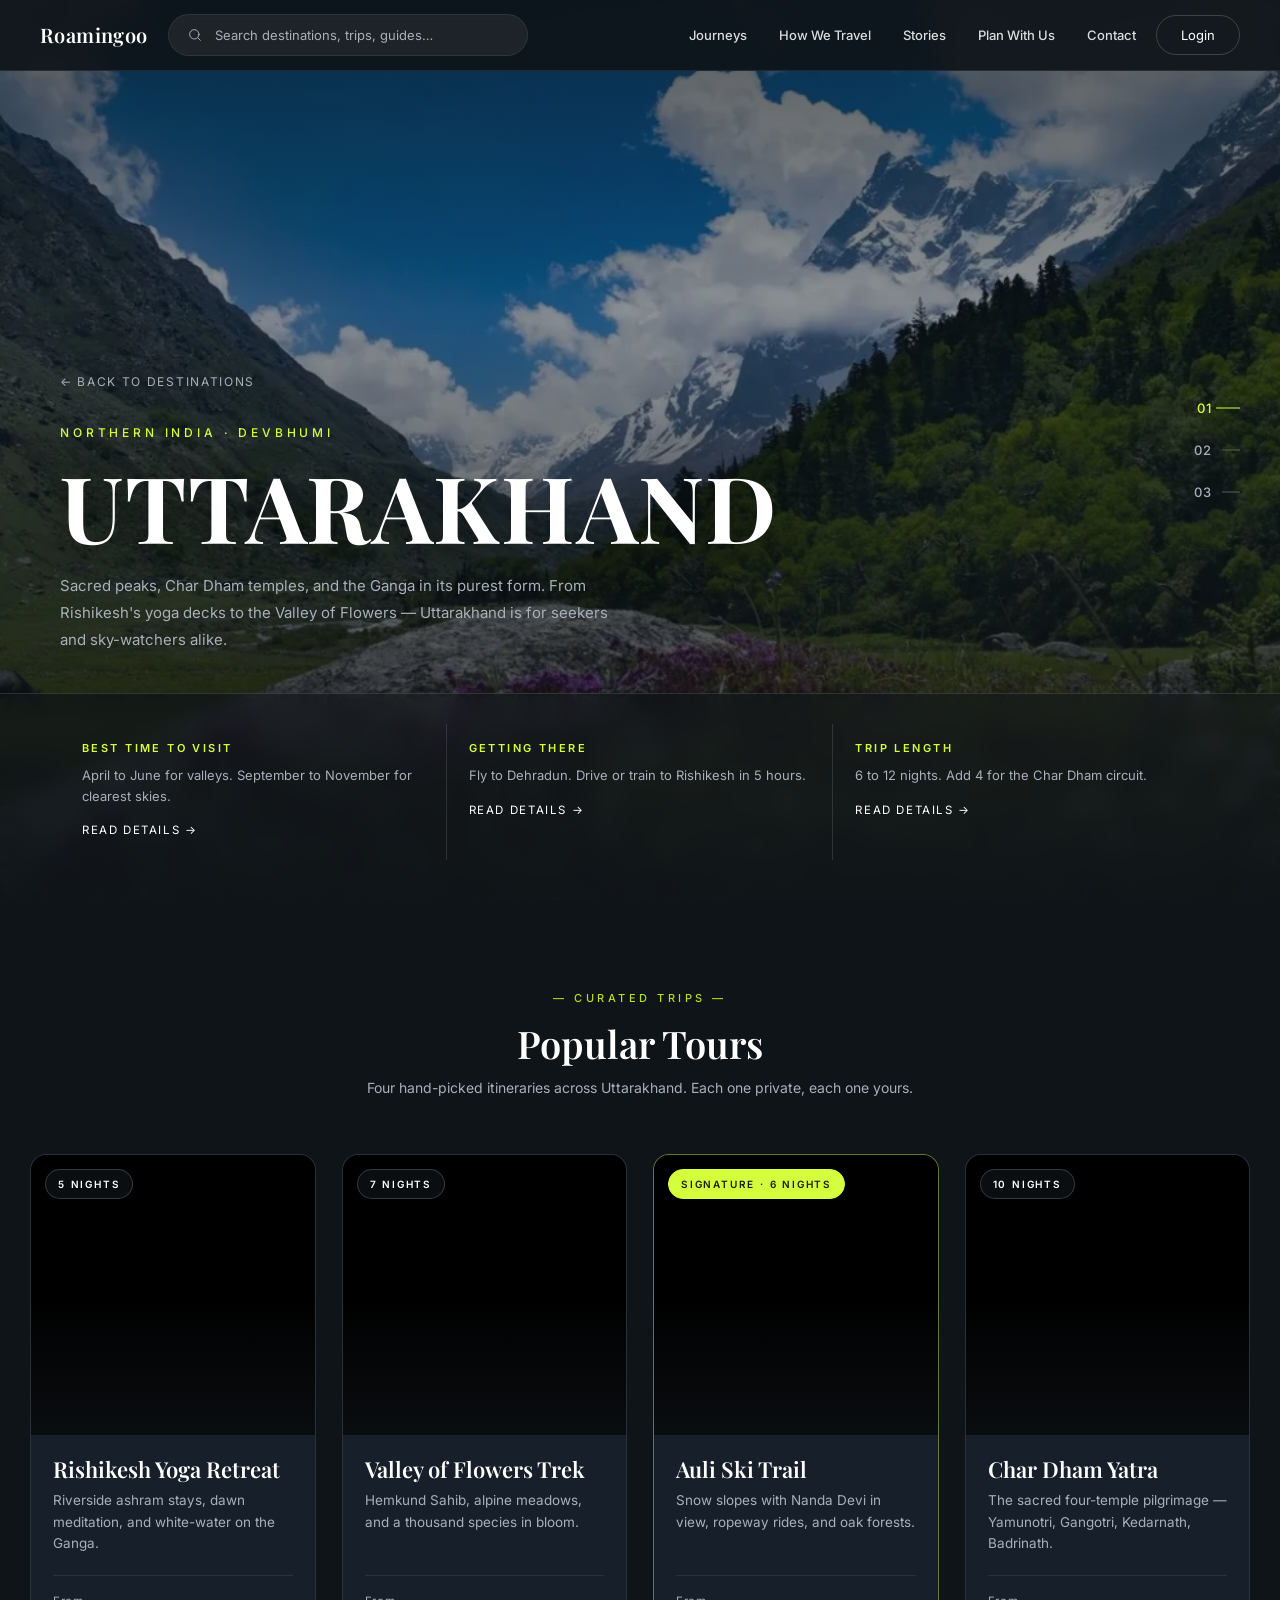
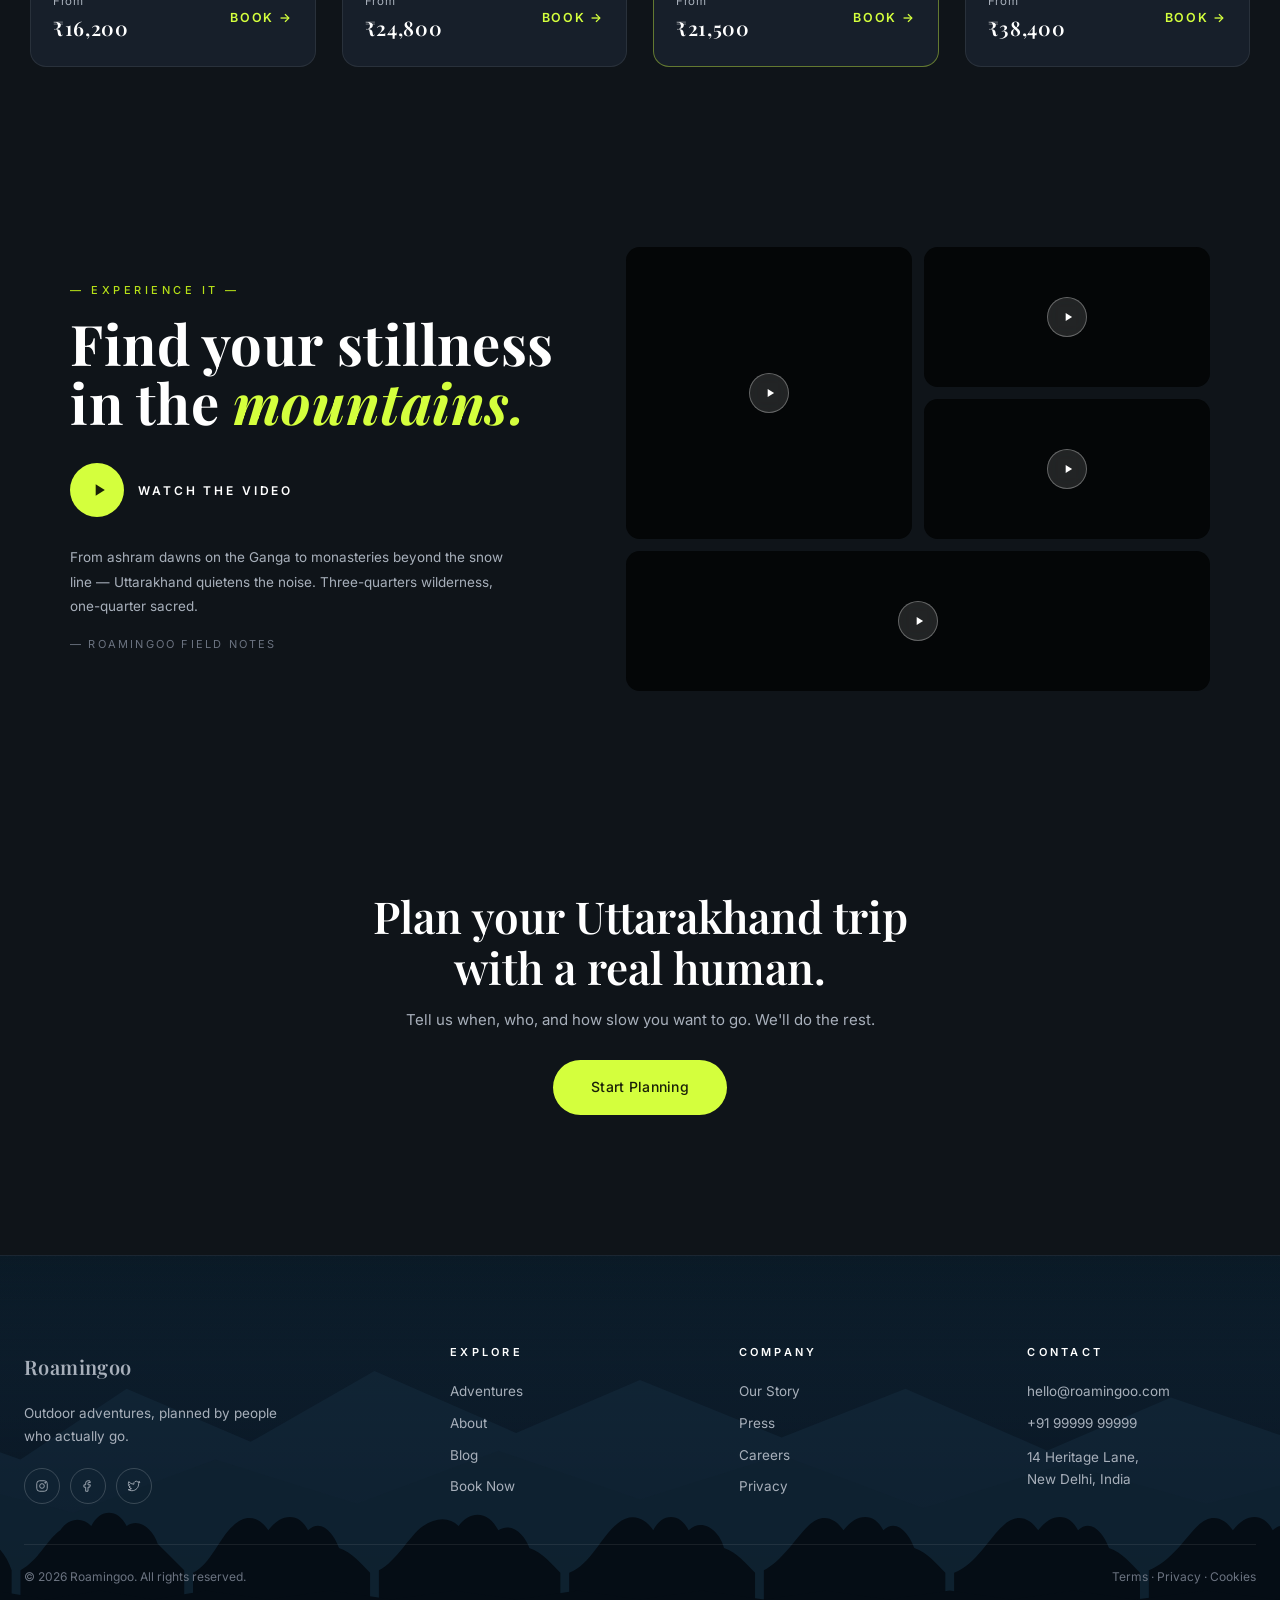
<file: destination-uttarakhand.html>
<!DOCTYPE html>
<html lang="en">
<head>
  <meta charset="UTF-8" />
  <meta name="viewport" content="width=device-width, initial-scale=1.0" />
  <meta name="description" content="Uttarakhand — sacred peaks, Char Dham temples, and the Ganga in its purest form. Plan your Uttarakhand trip with Roamingoo." />
  <title>Uttarakhand — Roamingoo</title>

  <link rel="preconnect" href="https://fonts.googleapis.com">
  <link rel="preconnect" href="https://fonts.gstatic.com" crossorigin>
  <link href="https://fonts.googleapis.com/css2?family=Inter:wght@300;400;500;600;700&family=Playfair+Display:wght@500;600;700;800&display=swap" rel="stylesheet">
  <link rel="stylesheet" href="css/style.css">
</head>
<body class="page-destination">

  <header class="site-header solid" id="siteHeader">
    <nav class="nav" aria-label="Primary">
      <a href="index.html" class="logo" aria-label="Roamingoo home"><span class="logo-word">Roamingoo</span></a>
      <div class="nav-search">
        <svg viewBox="0 0 24 24" fill="none" stroke="currentColor" stroke-width="1.5" stroke-linecap="round"><circle cx="11" cy="11" r="7"/><path d="m20 20-3.5-3.5"/></svg>
        <input type="text" placeholder="Search destinations, trips, guides…" aria-label="Search" />
      </div>
      <ul class="nav-menu">
        <li><a href="index.html#journeys" class="nav-link active">Journeys</a></li>
        <li><a href="index.html#why" class="nav-link">How We Travel</a></li>
        <li><a href="index.html#story" class="nav-link">Stories</a></li>
        <li><a href="booking.html" class="nav-link">Plan With Us</a></li>
        <li><a href="contact.html" class="nav-link">Contact</a></li>
      </ul>
      <a href="#login" class="btn-login">Login</a>
      <button class="hamburger" id="hamburger" aria-label="Open menu" aria-expanded="false"><span></span><span></span><span></span></button>
    </nav>
  </header>

  <section class="dest-hero" id="destHero">
    <div class="dest-hero-slides" id="destHeroSlides">
      <div class="dest-hero-slide active" style="background-image:url('assets/images/Har-Ki-Dun-Trek-in-November-1200x700.webp')"></div>
      <div class="dest-hero-slide" style="background-image:url('https://images.unsplash.com/photo-1571536802807-30451e3955d8?auto=format&fit=crop&w=1920&q=80')"></div>
      <div class="dest-hero-slide" style="background-image:url('https://images.unsplash.com/photo-1486870591958-9b9d0d1dda99?auto=format&fit=crop&w=1920&q=80')"></div>
    </div>
    <div class="dest-hero-overlay"></div>

    <div class="dest-pagination" id="destPagination">
      <button class="active" data-idx="0"><span>01</span></button>
      <button data-idx="1"><span>02</span></button>
      <button data-idx="2"><span>03</span></button>
    </div>

    <div class="dest-hero-content">
      <a href="index.html#adventure" class="dest-back">← Back to destinations</a>
      <p class="dest-eyebrow reveal">Northern India · Devbhumi</p>
      <h1 class="dest-title reveal" data-delay="150">UTTARAKHAND</h1>
      <p class="dest-sub reveal" data-delay="300">
        Sacred peaks, Char Dham temples, and the Ganga in its purest form. From Rishikesh's yoga decks to the Valley of Flowers — Uttarakhand is for seekers and sky-watchers alike.
      </p>
    </div>

    <div class="dest-info-strip">
      <article class="info-block reveal" data-delay="100">
        <h4>Best Time To Visit</h4>
        <p>April to June for valleys. September to November for clearest skies.</p>
        <a href="#tours">Read details →</a>
      </article>
      <article class="info-block reveal" data-delay="200">
        <h4>Getting There</h4>
        <p>Fly to Dehradun. Drive or train to Rishikesh in 5 hours.</p>
        <a href="#tours">Read details →</a>
      </article>
      <article class="info-block reveal" data-delay="300">
        <h4>Trip Length</h4>
        <p>6 to 12 nights. Add 4 for the Char Dham circuit.</p>
        <a href="#tours">Read details →</a>
      </article>
    </div>
  </section>

  <section class="section tours" id="tours">
    <header class="section-head reveal">
      <p class="eyebrow-dark">— Curated Trips —</p>
      <h2 class="section-title">Popular Tours</h2>
      <p class="section-sub">Four hand-picked itineraries across Uttarakhand. Each one private, each one yours.</p>
    </header>

    <div class="tours-grid">

      <article class="tour-card reveal" data-delay="100">
        <div class="tour-img" style="background-image:url('https://images.unsplash.com/photo-1571536802807-30451e3955d8?auto=format&fit=crop&w=900&q=80')">
          <span class="tour-tag">5 NIGHTS</span>
        </div>
        <div class="tour-body">
          <h4>Rishikesh Yoga Retreat</h4>
          <p>Riverside ashram stays, dawn meditation, and white-water on the Ganga.</p>
          <div class="tour-meta">
            <span class="tour-price">From <strong>₹16,200</strong></span>
            <a href="contact.html" class="tour-link">Book →</a>
          </div>
        </div>
      </article>

      <article class="tour-card reveal" data-delay="200">
        <div class="tour-img" style="background-image:url('https://images.unsplash.com/photo-1454496522488-7a8e488e8606?auto=format&fit=crop&w=900&q=80')">
          <span class="tour-tag">7 NIGHTS</span>
        </div>
        <div class="tour-body">
          <h4>Valley of Flowers Trek</h4>
          <p>Hemkund Sahib, alpine meadows, and a thousand species in bloom.</p>
          <div class="tour-meta">
            <span class="tour-price">From <strong>₹24,800</strong></span>
            <a href="contact.html" class="tour-link">Book →</a>
          </div>
        </div>
      </article>

      <article class="tour-card reveal featured" data-delay="300">
        <div class="tour-img" style="background-image:url('https://images.unsplash.com/photo-1486870591958-9b9d0d1dda99?auto=format&fit=crop&w=900&q=80')">
          <span class="tour-tag gold">SIGNATURE · 6 NIGHTS</span>
        </div>
        <div class="tour-body">
          <h4>Auli Ski Trail</h4>
          <p>Snow slopes with Nanda Devi in view, ropeway rides, and oak forests.</p>
          <div class="tour-meta">
            <span class="tour-price">From <strong>₹21,500</strong></span>
            <a href="contact.html" class="tour-link">Book →</a>
          </div>
        </div>
      </article>

      <article class="tour-card reveal" data-delay="400">
        <div class="tour-img" style="background-image:url('https://images.unsplash.com/photo-1464822759023-fed622ff2c3b?auto=format&fit=crop&w=900&q=80')">
          <span class="tour-tag">10 NIGHTS</span>
        </div>
        <div class="tour-body">
          <h4>Char Dham Yatra</h4>
          <p>The sacred four-temple pilgrimage — Yamunotri, Gangotri, Kedarnath, Badrinath.</p>
          <div class="tour-meta">
            <span class="tour-price">From <strong>₹38,400</strong></span>
            <a href="contact.html" class="tour-link">Book →</a>
          </div>
        </div>
      </article>

    </div>
  </section>

  <section class="section discover">
    <div class="discover-grid">
      <div class="discover-text reveal">
        <p class="eyebrow-dark">— Experience It —</p>
        <h2 class="discover-title">Find your stillness<br/>in the <em>mountains.</em></h2>
        <button class="watch-video" id="watchVideo" type="button">
          <span class="play-circle"><svg viewBox="0 0 24 24" fill="currentColor"><path d="M8 5v14l11-7z"/></svg></span>
          <span class="watch-label">Watch the video</span>
        </button>
        <p class="discover-body">
          From ashram dawns on the Ganga to monasteries beyond the snow line — Uttarakhand quietens the noise. Three-quarters wilderness, one-quarter sacred.
        </p>
        <span class="discover-cite">— Roamingoo Field Notes</span>
      </div>
      <div class="discover-collage reveal" data-delay="200">
        <div class="d-img d-img-1" style="background-image:url('https://images.unsplash.com/photo-1571536802807-30451e3955d8?auto=format&fit=crop&w=900&q=80')"><span class="d-play"><svg viewBox="0 0 24 24" fill="currentColor"><path d="M8 5v14l11-7z"/></svg></span></div>
        <div class="d-img d-img-2" style="background-image:url('https://images.unsplash.com/photo-1469474968028-56623f02e42e?auto=format&fit=crop&w=900&q=80')"><span class="d-play"><svg viewBox="0 0 24 24" fill="currentColor"><path d="M8 5v14l11-7z"/></svg></span></div>
        <div class="d-img d-img-3" style="background-image:url('https://images.unsplash.com/photo-1454496522488-7a8e488e8606?auto=format&fit=crop&w=900&q=80')"><span class="d-play"><svg viewBox="0 0 24 24" fill="currentColor"><path d="M8 5v14l11-7z"/></svg></span></div>
        <div class="d-img d-img-4" style="background-image:url('https://images.unsplash.com/photo-1502082553048-f009c37129b9?auto=format&fit=crop&w=900&q=80')"><span class="d-play"><svg viewBox="0 0 24 24" fill="currentColor"><path d="M8 5v14l11-7z"/></svg></span></div>
      </div>
    </div>
  </section>

  <section class="dest-cta">
    <div class="dest-cta-bg" style="background-image:url('https://images.unsplash.com/photo-1454496522488-7a8e488e8606?auto=format&fit=crop&w=1920&q=80')"></div>
    <div class="dest-cta-overlay"></div>
    <div class="dest-cta-inner reveal">
      <h2>Plan your Uttarakhand trip<br/>with a real human.</h2>
      <p>Tell us when, who, and how slow you want to go. We'll do the rest.</p>
      <a href="contact.html" class="btn btn-primary large">Start Planning</a>
    </div>
  </section>

  <footer class="site-footer">
    <div class="footer-grid">
      <div class="f-col f-brand">
        <a href="index.html" class="logo footer-logo" aria-label="Roamingoo home"><span class="logo-word">Roamingoo</span></a>
        <p>Outdoor adventures, planned by people who actually go.</p>
        <div class="socials">
          <a href="#" aria-label="Instagram"><svg viewBox="0 0 24 24" fill="none" stroke="currentColor" stroke-width="1.5"><rect x="3" y="3" width="18" height="18" rx="5"/><circle cx="12" cy="12" r="4"/><circle cx="17.5" cy="6.5" r=".8" fill="currentColor"/></svg></a>
          <a href="#" aria-label="Facebook"><svg viewBox="0 0 24 24" fill="none" stroke="currentColor" stroke-width="1.5"><path d="M15 3h-3a4 4 0 0 0-4 4v3H5v4h3v7h4v-7h3l1-4h-4V7a1 1 0 0 1 1-1h3z"/></svg></a>
          <a href="#" aria-label="Twitter"><svg viewBox="0 0 24 24" fill="none" stroke="currentColor" stroke-width="1.5"><path d="M22 5.8a8.5 8.5 0 0 1-2.4.7 4.1 4.1 0 0 0 1.8-2.3 8.4 8.4 0 0 1-2.6 1 4.1 4.1 0 0 0-7 3.8A11.7 11.7 0 0 1 3 4.6a4.1 4.1 0 0 0 1.3 5.5 4 4 0 0 1-1.9-.5 4.1 4.1 0 0 0 3.3 4 4.1 4.1 0 0 1-1.9.1 4.1 4.1 0 0 0 3.8 2.8A8.3 8.3 0 0 1 2 18.3a11.7 11.7 0 0 0 6.3 1.8c7.6 0 11.7-6.3 11.7-11.7v-.5A8.3 8.3 0 0 0 22 5.8z"/></svg></a>
        </div>
      </div>
      <div class="f-col"><h5>Explore</h5><a href="index.html#adventure">Adventures</a><a href="index.html#about">About</a><a href="index.html#blog">Blog</a><a href="booking.html">Book Now</a></div>
      <div class="f-col"><h5>Company</h5><a href="#">Our Story</a><a href="#">Press</a><a href="#">Careers</a><a href="#">Privacy</a></div>
      <div class="f-col"><h5>Contact</h5><a href="mailto:hello@roamingoo.com">hello@roamingoo.com</a><a href="tel:+919999999999">+91 99999 99999</a><p>14 Heritage Lane,<br/>New Delhi, India</p></div>
    </div>
    <div class="footer-bottom"><span>© <span id="year"></span> Roamingoo. All rights reserved.</span><span>Terms · Privacy · Cookies</span></div>
  </footer>

  <div class="mobile-drawer" id="mobileDrawer" aria-hidden="true">
    <button class="drawer-close" id="drawerClose" aria-label="Close menu"><svg viewBox="0 0 24 24" fill="none" stroke="currentColor" stroke-width="1.8" stroke-linecap="round"><path d="M6 6l12 12M18 6L6 18"/></svg></button>
    <a href="index.html#journeys" class="m-link">Journeys</a>
    <a href="index.html#why" class="m-link">How We Travel</a>
    <a href="index.html#story" class="m-link">Stories</a>
    <a href="booking.html" class="m-link">Plan With Us</a>
    <a href="contact.html" class="m-link">Contact</a>
    <a href="#login" class="btn btn-primary m-cta">Login</a>
  </div>

  <button id="scrollTop" class="scroll-top" aria-label="Scroll to top">↑</button>
  <script src="js/main.js" defer></script>
</body>
</html>
</file>
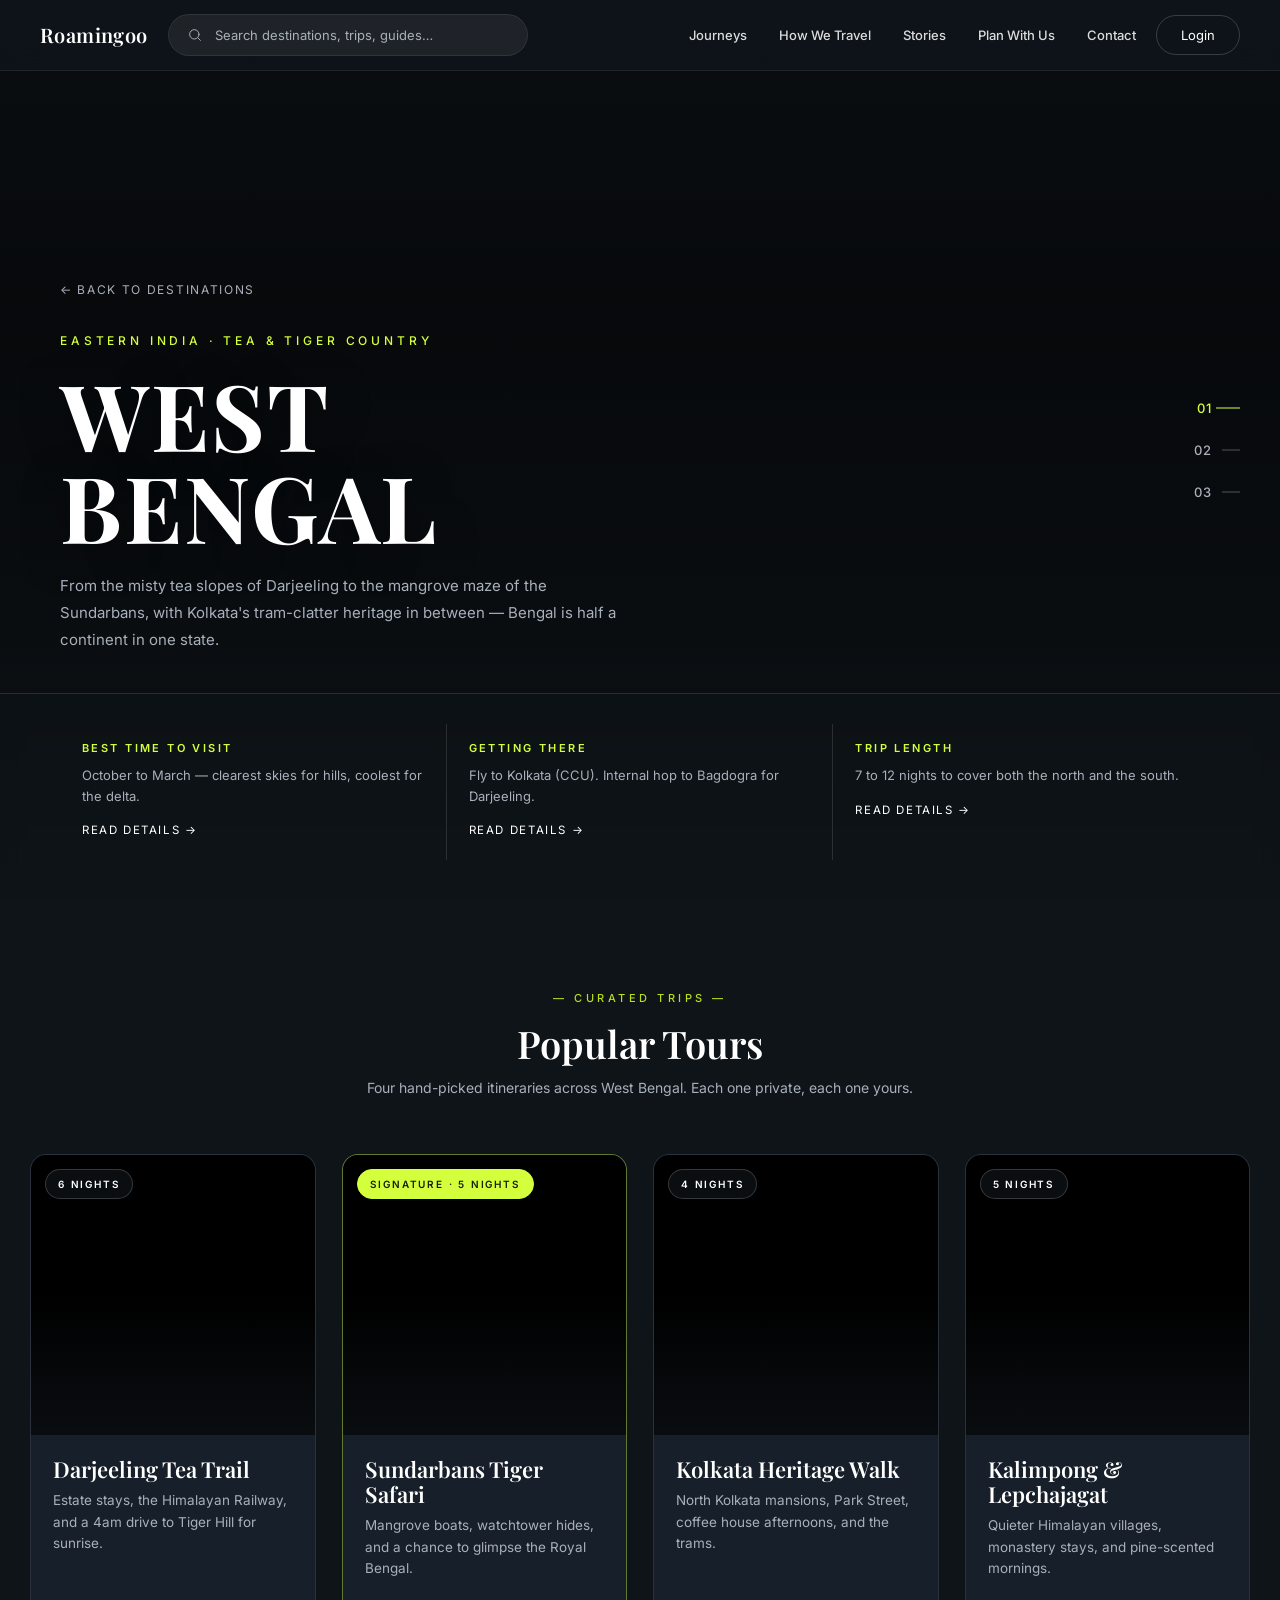
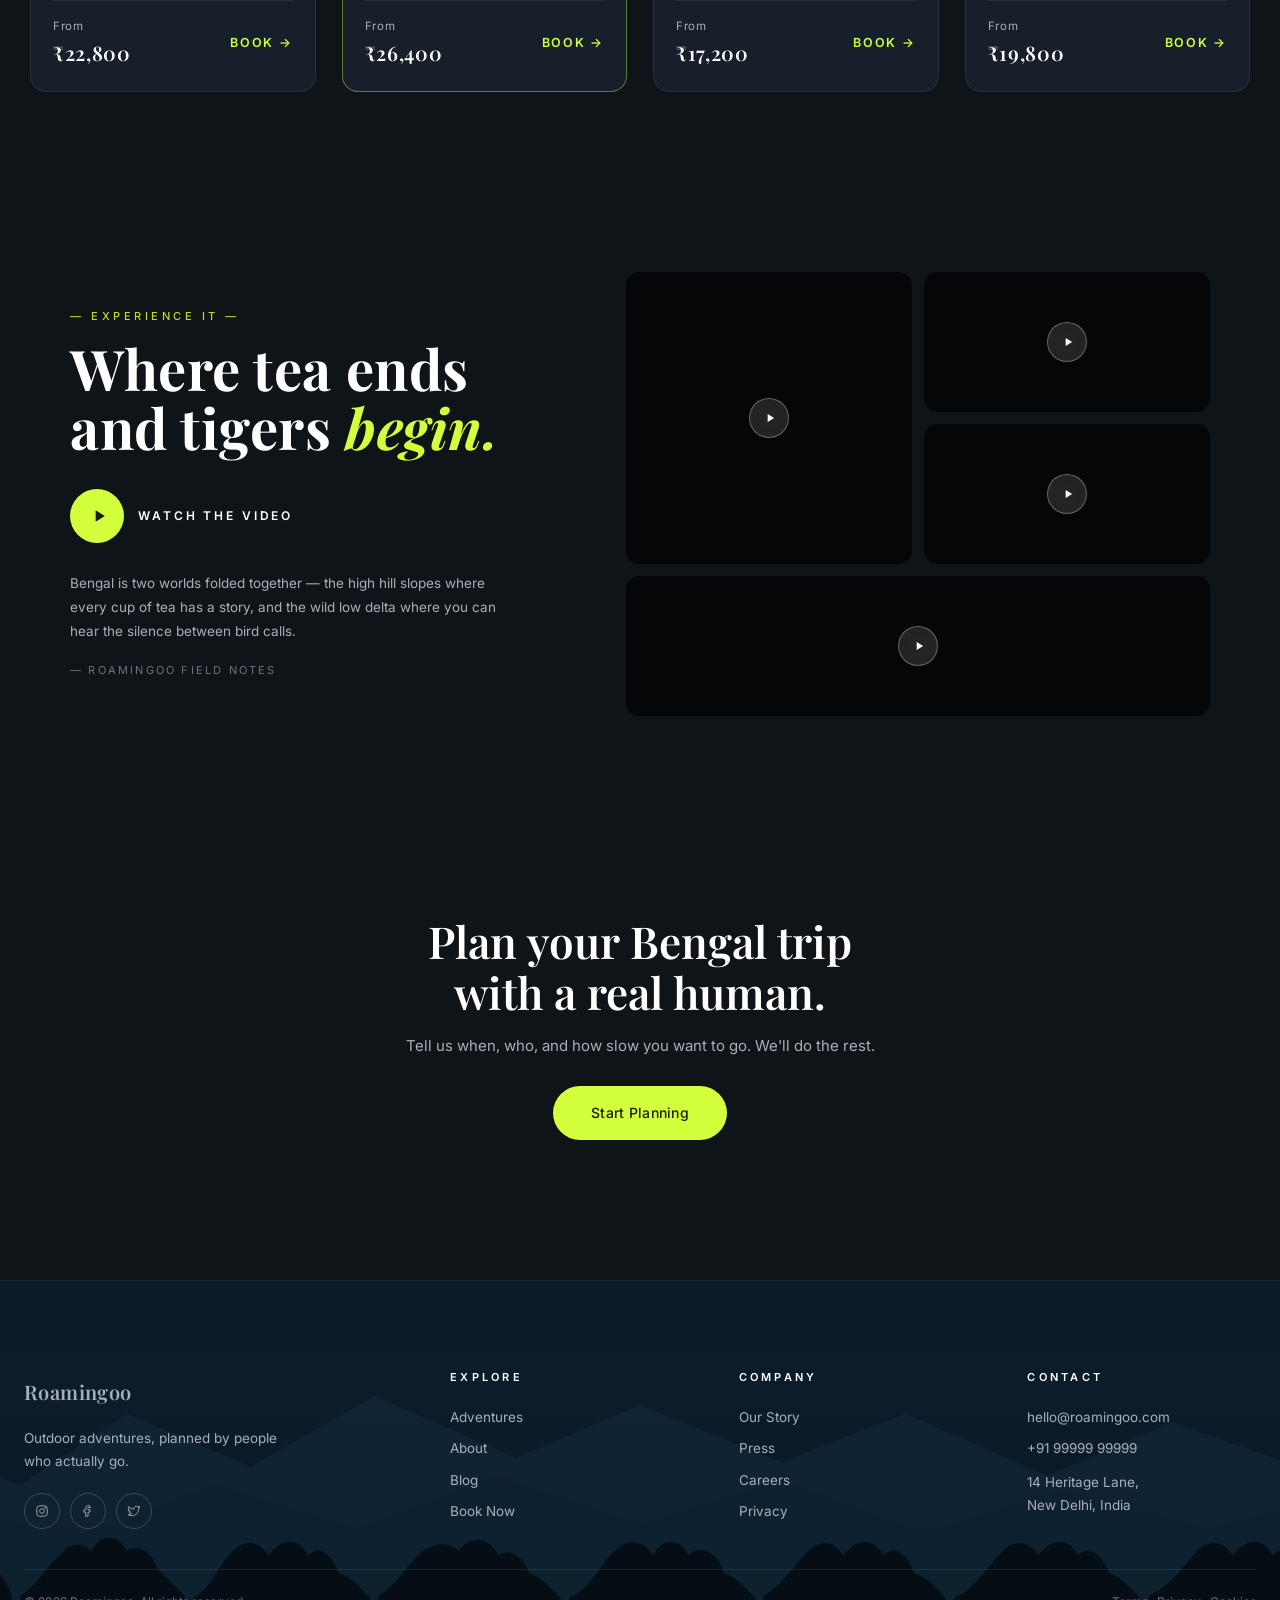
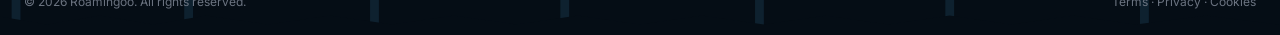
<file: destination-west-bengal.html>
<!DOCTYPE html>
<html lang="en">
<head>
  <meta charset="UTF-8" />
  <meta name="viewport" content="width=device-width, initial-scale=1.0" />
  <meta name="description" content="West Bengal — Darjeeling tea slopes, Sundarbans mangroves, and Kolkata heritage. Plan your Bengal trip with Roamingoo." />
  <title>West Bengal — Roamingoo</title>

  <link rel="preconnect" href="https://fonts.googleapis.com">
  <link rel="preconnect" href="https://fonts.gstatic.com" crossorigin>
  <link href="https://fonts.googleapis.com/css2?family=Inter:wght@300;400;500;600;700&family=Playfair+Display:wght@500;600;700;800&display=swap" rel="stylesheet">
  <link rel="stylesheet" href="css/style.css">
</head>
<body class="page-destination">

  <header class="site-header solid" id="siteHeader">
    <nav class="nav" aria-label="Primary">
      <a href="index.html" class="logo" aria-label="Roamingoo home"><span class="logo-word">Roamingoo</span></a>
      <div class="nav-search">
        <svg viewBox="0 0 24 24" fill="none" stroke="currentColor" stroke-width="1.5" stroke-linecap="round"><circle cx="11" cy="11" r="7"/><path d="m20 20-3.5-3.5"/></svg>
        <input type="text" placeholder="Search destinations, trips, guides…" aria-label="Search" />
      </div>
      <ul class="nav-menu">
        <li><a href="index.html#journeys" class="nav-link active">Journeys</a></li>
        <li><a href="index.html#why" class="nav-link">How We Travel</a></li>
        <li><a href="index.html#story" class="nav-link">Stories</a></li>
        <li><a href="booking.html" class="nav-link">Plan With Us</a></li>
        <li><a href="contact.html" class="nav-link">Contact</a></li>
      </ul>
      <a href="#login" class="btn-login">Login</a>
      <button class="hamburger" id="hamburger" aria-label="Open menu" aria-expanded="false"><span></span><span></span><span></span></button>
    </nav>
  </header>

  <section class="dest-hero" id="destHero">
    <div class="dest-hero-slides" id="destHeroSlides">
      <div class="dest-hero-slide active" style="background-image:url('https://images.unsplash.com/photo-1582719471384-894fbb16e074?auto=format&fit=crop&w=1920&q=80')"></div>
      <div class="dest-hero-slide" style="background-image:url('https://images.unsplash.com/photo-1448375240586-882707db888b?auto=format&fit=crop&w=1920&q=80')"></div>
      <div class="dest-hero-slide" style="background-image:url('https://images.unsplash.com/photo-1564890369478-c89ca6d9cde9?auto=format&fit=crop&w=1920&q=80')"></div>
    </div>
    <div class="dest-hero-overlay"></div>

    <div class="dest-pagination" id="destPagination">
      <button class="active" data-idx="0"><span>01</span></button>
      <button data-idx="1"><span>02</span></button>
      <button data-idx="2"><span>03</span></button>
    </div>

    <div class="dest-hero-content">
      <a href="index.html#adventure" class="dest-back">← Back to destinations</a>
      <p class="dest-eyebrow reveal">Eastern India · Tea &amp; Tiger Country</p>
      <h1 class="dest-title reveal" data-delay="150">WEST BENGAL</h1>
      <p class="dest-sub reveal" data-delay="300">
        From the misty tea slopes of Darjeeling to the mangrove maze of the Sundarbans, with Kolkata's tram-clatter heritage in between — Bengal is half a continent in one state.
      </p>
    </div>

    <div class="dest-info-strip">
      <article class="info-block reveal" data-delay="100">
        <h4>Best Time To Visit</h4>
        <p>October to March — clearest skies for hills, coolest for the delta.</p>
        <a href="#tours">Read details →</a>
      </article>
      <article class="info-block reveal" data-delay="200">
        <h4>Getting There</h4>
        <p>Fly to Kolkata (CCU). Internal hop to Bagdogra for Darjeeling.</p>
        <a href="#tours">Read details →</a>
      </article>
      <article class="info-block reveal" data-delay="300">
        <h4>Trip Length</h4>
        <p>7 to 12 nights to cover both the north and the south.</p>
        <a href="#tours">Read details →</a>
      </article>
    </div>
  </section>

  <section class="section tours" id="tours">
    <header class="section-head reveal">
      <p class="eyebrow-dark">— Curated Trips —</p>
      <h2 class="section-title">Popular Tours</h2>
      <p class="section-sub">Four hand-picked itineraries across West Bengal. Each one private, each one yours.</p>
    </header>

    <div class="tours-grid">

      <article class="tour-card reveal" data-delay="100">
        <div class="tour-img" style="background-image:url('https://images.unsplash.com/photo-1582719471384-894fbb16e074?auto=format&fit=crop&w=900&q=80')">
          <span class="tour-tag">6 NIGHTS</span>
        </div>
        <div class="tour-body">
          <h4>Darjeeling Tea Trail</h4>
          <p>Estate stays, the Himalayan Railway, and a 4am drive to Tiger Hill for sunrise.</p>
          <div class="tour-meta">
            <span class="tour-price">From <strong>₹22,800</strong></span>
            <a href="contact.html" class="tour-link">Book →</a>
          </div>
        </div>
      </article>

      <article class="tour-card reveal featured" data-delay="200">
        <div class="tour-img" style="background-image:url('https://images.unsplash.com/photo-1448375240586-882707db888b?auto=format&fit=crop&w=900&q=80')">
          <span class="tour-tag gold">SIGNATURE · 5 NIGHTS</span>
        </div>
        <div class="tour-body">
          <h4>Sundarbans Tiger Safari</h4>
          <p>Mangrove boats, watchtower hides, and a chance to glimpse the Royal Bengal.</p>
          <div class="tour-meta">
            <span class="tour-price">From <strong>₹26,400</strong></span>
            <a href="contact.html" class="tour-link">Book →</a>
          </div>
        </div>
      </article>

      <article class="tour-card reveal" data-delay="300">
        <div class="tour-img" style="background-image:url('https://images.unsplash.com/photo-1564890369478-c89ca6d9cde9?auto=format&fit=crop&w=900&q=80')">
          <span class="tour-tag">4 NIGHTS</span>
        </div>
        <div class="tour-body">
          <h4>Kolkata Heritage Walk</h4>
          <p>North Kolkata mansions, Park Street, coffee house afternoons, and the trams.</p>
          <div class="tour-meta">
            <span class="tour-price">From <strong>₹17,200</strong></span>
            <a href="contact.html" class="tour-link">Book →</a>
          </div>
        </div>
      </article>

      <article class="tour-card reveal" data-delay="400">
        <div class="tour-img" style="background-image:url('https://images.unsplash.com/photo-1502082553048-f009c37129b9?auto=format&fit=crop&w=900&q=80')">
          <span class="tour-tag">5 NIGHTS</span>
        </div>
        <div class="tour-body">
          <h4>Kalimpong &amp; Lepchajagat</h4>
          <p>Quieter Himalayan villages, monastery stays, and pine-scented mornings.</p>
          <div class="tour-meta">
            <span class="tour-price">From <strong>₹19,800</strong></span>
            <a href="contact.html" class="tour-link">Book →</a>
          </div>
        </div>
      </article>

    </div>
  </section>

  <section class="section discover">
    <div class="discover-grid">
      <div class="discover-text reveal">
        <p class="eyebrow-dark">— Experience It —</p>
        <h2 class="discover-title">Where tea ends<br/>and tigers <em>begin.</em></h2>
        <button class="watch-video" id="watchVideo" type="button">
          <span class="play-circle"><svg viewBox="0 0 24 24" fill="currentColor"><path d="M8 5v14l11-7z"/></svg></span>
          <span class="watch-label">Watch the video</span>
        </button>
        <p class="discover-body">
          Bengal is two worlds folded together — the high hill slopes where every cup of tea has a story, and the wild low delta where you can hear the silence between bird calls.
        </p>
        <span class="discover-cite">— Roamingoo Field Notes</span>
      </div>
      <div class="discover-collage reveal" data-delay="200">
        <div class="d-img d-img-1" style="background-image:url('https://images.unsplash.com/photo-1582719471384-894fbb16e074?auto=format&fit=crop&w=900&q=80')"><span class="d-play"><svg viewBox="0 0 24 24" fill="currentColor"><path d="M8 5v14l11-7z"/></svg></span></div>
        <div class="d-img d-img-2" style="background-image:url('https://images.unsplash.com/photo-1448375240586-882707db888b?auto=format&fit=crop&w=900&q=80')"><span class="d-play"><svg viewBox="0 0 24 24" fill="currentColor"><path d="M8 5v14l11-7z"/></svg></span></div>
        <div class="d-img d-img-3" style="background-image:url('https://images.unsplash.com/photo-1564890369478-c89ca6d9cde9?auto=format&fit=crop&w=900&q=80')"><span class="d-play"><svg viewBox="0 0 24 24" fill="currentColor"><path d="M8 5v14l11-7z"/></svg></span></div>
        <div class="d-img d-img-4" style="background-image:url('https://images.unsplash.com/photo-1502082553048-f009c37129b9?auto=format&fit=crop&w=900&q=80')"><span class="d-play"><svg viewBox="0 0 24 24" fill="currentColor"><path d="M8 5v14l11-7z"/></svg></span></div>
      </div>
    </div>
  </section>

  <section class="dest-cta">
    <div class="dest-cta-bg" style="background-image:url('https://images.unsplash.com/photo-1582719471384-894fbb16e074?auto=format&fit=crop&w=1920&q=80')"></div>
    <div class="dest-cta-overlay"></div>
    <div class="dest-cta-inner reveal">
      <h2>Plan your Bengal trip<br/>with a real human.</h2>
      <p>Tell us when, who, and how slow you want to go. We'll do the rest.</p>
      <a href="contact.html" class="btn btn-primary large">Start Planning</a>
    </div>
  </section>

  <footer class="site-footer">
    <div class="footer-grid">
      <div class="f-col f-brand">
        <a href="index.html" class="logo footer-logo" aria-label="Roamingoo home"><span class="logo-word">Roamingoo</span></a>
        <p>Outdoor adventures, planned by people who actually go.</p>
        <div class="socials">
          <a href="#" aria-label="Instagram"><svg viewBox="0 0 24 24" fill="none" stroke="currentColor" stroke-width="1.5"><rect x="3" y="3" width="18" height="18" rx="5"/><circle cx="12" cy="12" r="4"/><circle cx="17.5" cy="6.5" r=".8" fill="currentColor"/></svg></a>
          <a href="#" aria-label="Facebook"><svg viewBox="0 0 24 24" fill="none" stroke="currentColor" stroke-width="1.5"><path d="M15 3h-3a4 4 0 0 0-4 4v3H5v4h3v7h4v-7h3l1-4h-4V7a1 1 0 0 1 1-1h3z"/></svg></a>
          <a href="#" aria-label="Twitter"><svg viewBox="0 0 24 24" fill="none" stroke="currentColor" stroke-width="1.5"><path d="M22 5.8a8.5 8.5 0 0 1-2.4.7 4.1 4.1 0 0 0 1.8-2.3 8.4 8.4 0 0 1-2.6 1 4.1 4.1 0 0 0-7 3.8A11.7 11.7 0 0 1 3 4.6a4.1 4.1 0 0 0 1.3 5.5 4 4 0 0 1-1.9-.5 4.1 4.1 0 0 0 3.3 4 4.1 4.1 0 0 1-1.9.1 4.1 4.1 0 0 0 3.8 2.8A8.3 8.3 0 0 1 2 18.3a11.7 11.7 0 0 0 6.3 1.8c7.6 0 11.7-6.3 11.7-11.7v-.5A8.3 8.3 0 0 0 22 5.8z"/></svg></a>
        </div>
      </div>
      <div class="f-col"><h5>Explore</h5><a href="index.html#adventure">Adventures</a><a href="index.html#about">About</a><a href="index.html#blog">Blog</a><a href="booking.html">Book Now</a></div>
      <div class="f-col"><h5>Company</h5><a href="#">Our Story</a><a href="#">Press</a><a href="#">Careers</a><a href="#">Privacy</a></div>
      <div class="f-col"><h5>Contact</h5><a href="mailto:hello@roamingoo.com">hello@roamingoo.com</a><a href="tel:+919999999999">+91 99999 99999</a><p>14 Heritage Lane,<br/>New Delhi, India</p></div>
    </div>
    <div class="footer-bottom"><span>© <span id="year"></span> Roamingoo. All rights reserved.</span><span>Terms · Privacy · Cookies</span></div>
  </footer>

  <div class="mobile-drawer" id="mobileDrawer" aria-hidden="true">
    <button class="drawer-close" id="drawerClose" aria-label="Close menu"><svg viewBox="0 0 24 24" fill="none" stroke="currentColor" stroke-width="1.8" stroke-linecap="round"><path d="M6 6l12 12M18 6L6 18"/></svg></button>
    <a href="index.html#journeys" class="m-link">Journeys</a>
    <a href="index.html#why" class="m-link">How We Travel</a>
    <a href="index.html#story" class="m-link">Stories</a>
    <a href="booking.html" class="m-link">Plan With Us</a>
    <a href="contact.html" class="m-link">Contact</a>
    <a href="#login" class="btn btn-primary m-cta">Login</a>
  </div>

  <button id="scrollTop" class="scroll-top" aria-label="Scroll to top">↑</button>
  <script src="js/main.js" defer></script>
</body>
</html>
</file>
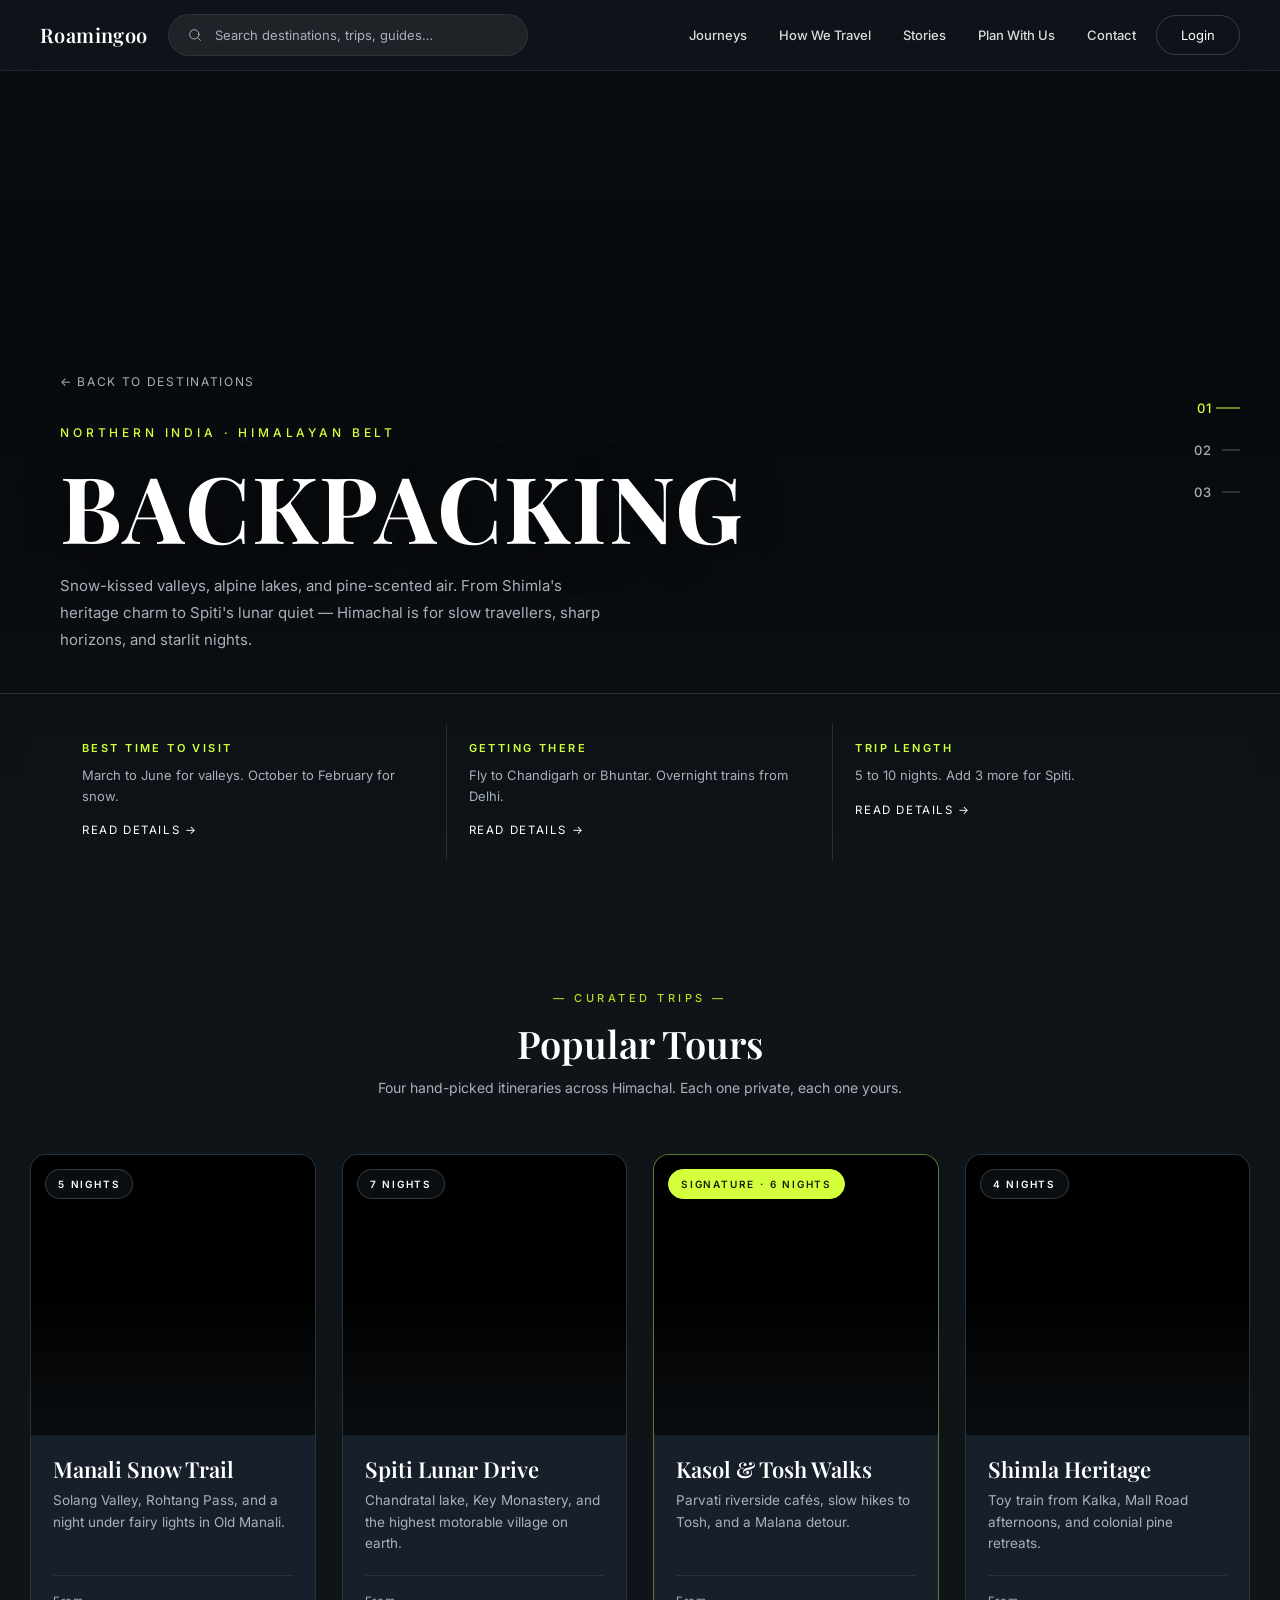
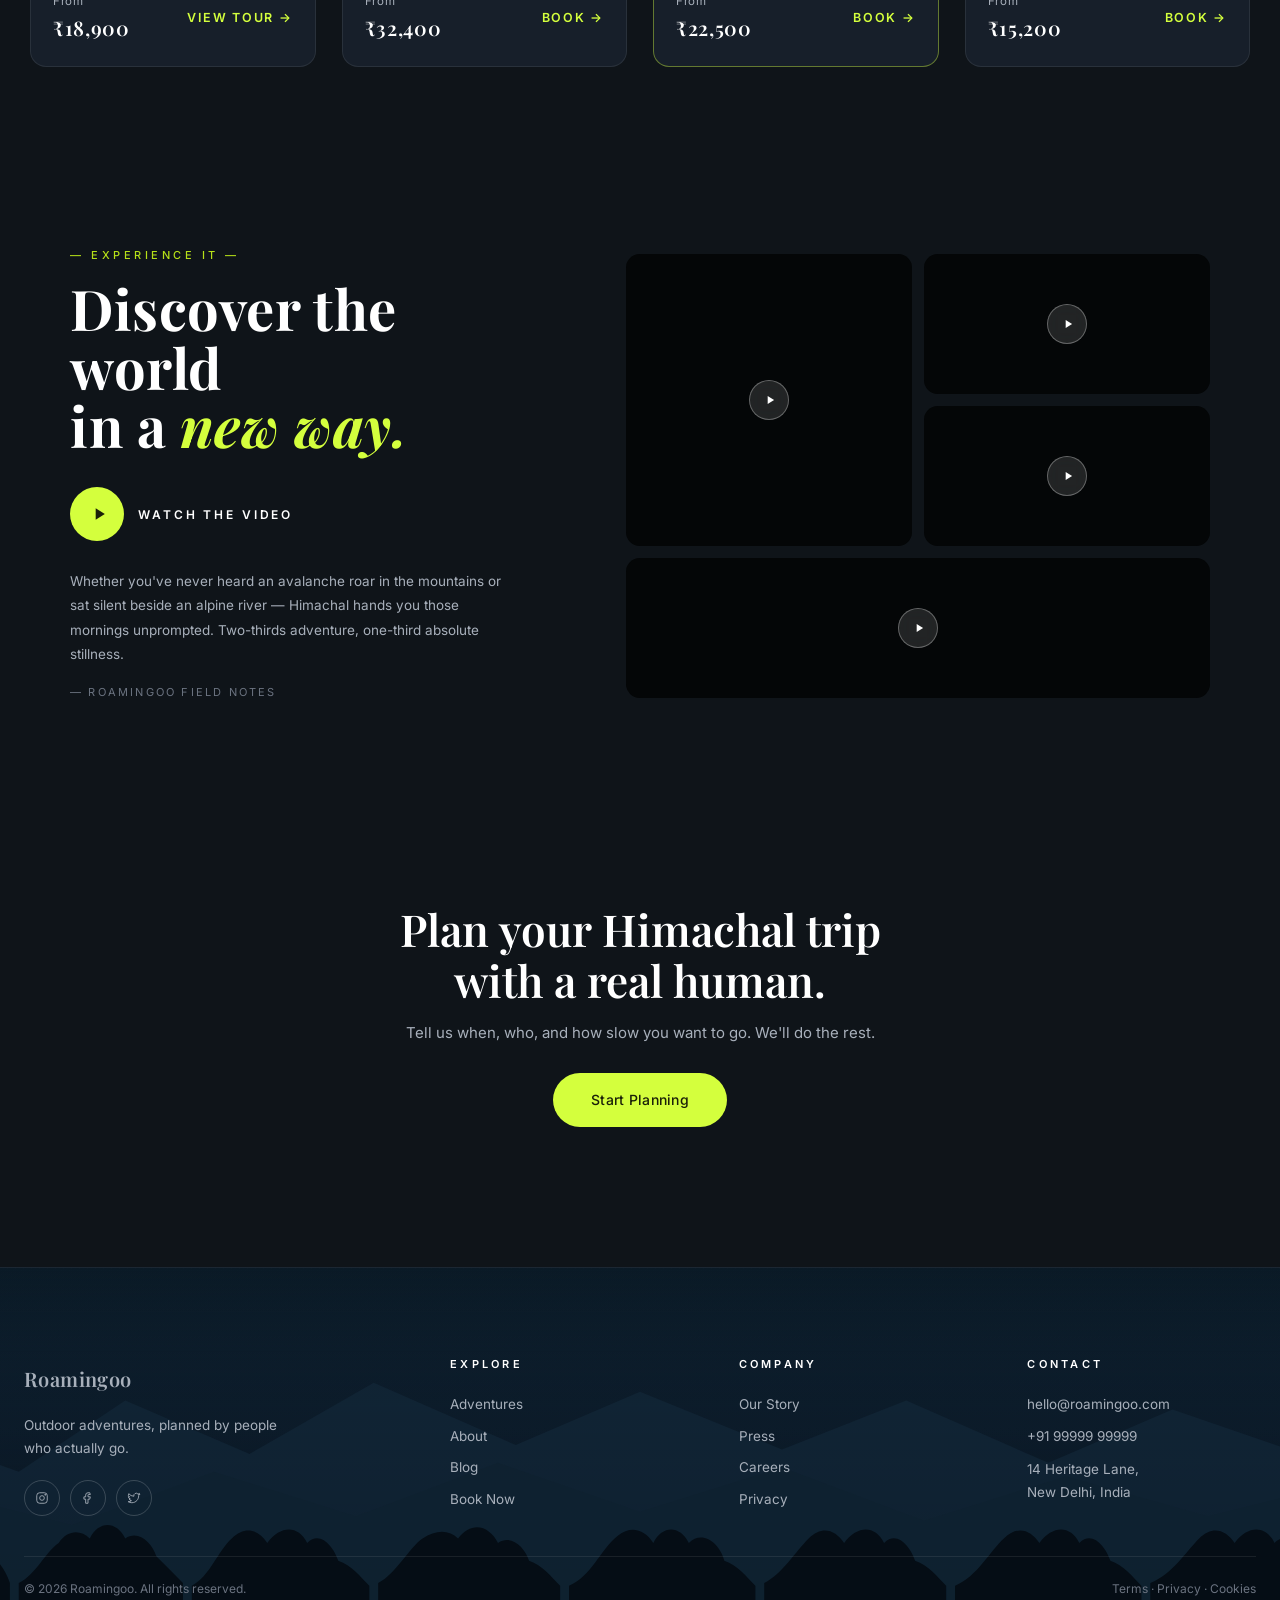
<file: destination.html>
<!DOCTYPE html>
<html lang="en">
<head>
  <meta charset="UTF-8" />
  <meta name="viewport" content="width=device-width, initial-scale=1.0" />
  <meta name="description" content="Himachal Pradesh — snow-kissed valleys, alpine lakes, and high-altitude monasteries. Plan your Himachal trip with Roamingoo." />
  <title>Himachal Pradesh — Roamingoo</title>

  <link rel="preconnect" href="https://fonts.googleapis.com">
  <link rel="preconnect" href="https://fonts.gstatic.com" crossorigin>
  <link href="https://fonts.googleapis.com/css2?family=Inter:wght@300;400;500;600;700&family=Playfair+Display:wght@500;600;700;800&display=swap" rel="stylesheet">

  <link rel="stylesheet" href="css/style.css">
</head>
<body class="page-destination">

  <!-- ============ NAVBAR ============ -->
  <header class="site-header solid" id="siteHeader">
    <nav class="nav" aria-label="Primary">

      <a href="index.html" class="logo" aria-label="Roamingoo home">
        <span class="logo-word">Roamingoo</span>
      </a>

      <div class="nav-search">
        <svg viewBox="0 0 24 24" fill="none" stroke="currentColor" stroke-width="1.5" stroke-linecap="round">
          <circle cx="11" cy="11" r="7"/><path d="m20 20-3.5-3.5"/>
        </svg>
        <input type="text" placeholder="Search destinations, trips, guides…" aria-label="Search" />
      </div>

      <ul class="nav-menu">
        <li><a href="index.html#journeys" class="nav-link active">Journeys</a></li>
        <li><a href="index.html#why" class="nav-link">How We Travel</a></li>
        <li><a href="index.html#story" class="nav-link">Stories</a></li>
        <li><a href="booking.html" class="nav-link">Plan With Us</a></li>
        <li><a href="contact.html" class="nav-link">Contact</a></li>
      </ul>

      <a href="#login" class="btn-login">Login</a>

      <button class="hamburger" id="hamburger" aria-label="Open menu" aria-expanded="false">
        <span></span><span></span><span></span>
      </button>
    </nav>
  </header>

  <!-- ============ DESTINATION HERO ============ -->
  <section class="dest-hero" id="destHero">

    <div class="dest-hero-slides" id="destHeroSlides">
      <div class="dest-hero-slide active" style="background-image:url('https://images.unsplash.com/photo-1626621341517-bbf3d9990a23?auto=format&fit=crop&w=1920&q=80')"></div>
      <div class="dest-hero-slide" style="background-image:url('https://images.unsplash.com/photo-1469474968028-56623f02e42e?auto=format&fit=crop&w=1920&q=80')"></div>
      <div class="dest-hero-slide" style="background-image:url('https://images.unsplash.com/photo-1454496522488-7a8e488e8606?auto=format&fit=crop&w=1920&q=80')"></div>
    </div>
    <div class="dest-hero-overlay"></div>

    <!-- Right-side pagination -->
    <div class="dest-pagination" id="destPagination">
      <button class="active" data-idx="0"><span>01</span></button>
      <button data-idx="1"><span>02</span></button>
      <button data-idx="2"><span>03</span></button>
    </div>

    <!-- Hero content -->
    <div class="dest-hero-content">
      <a href="index.html#adventure" class="dest-back">← Back to destinations</a>
      <p class="dest-eyebrow reveal">Northern India · Himalayan Belt</p>
      <h1 class="dest-title reveal" data-delay="150">BACKPACKING</h1>
      <p class="dest-sub reveal" data-delay="300">
        Snow-kissed valleys, alpine lakes, and pine-scented air. From Shimla's heritage charm to Spiti's lunar quiet — Himachal is for slow travellers, sharp horizons, and starlit nights.
      </p>
    </div>

    <!-- Bottom info strip -->
    <div class="dest-info-strip">
      <article class="info-block reveal" data-delay="100">
        <h4>Best Time To Visit</h4>
        <p>March to June for valleys. October to February for snow.</p>
        <a href="#tours">Read details →</a>
      </article>
      <article class="info-block reveal" data-delay="200">
        <h4>Getting There</h4>
        <p>Fly to Chandigarh or Bhuntar. Overnight trains from Delhi.</p>
        <a href="#tours">Read details →</a>
      </article>
      <article class="info-block reveal" data-delay="300">
        <h4>Trip Length</h4>
        <p>5 to 10 nights. Add 3 more for Spiti.</p>
        <a href="#tours">Read details →</a>
      </article>
    </div>

  </section>

  <!-- ============ POPULAR TOURS ============ -->
  <section class="section tours" id="tours">
    <header class="section-head reveal">
      <p class="eyebrow-dark">— Curated Trips —</p>
      <h2 class="section-title">Popular Tours</h2>
      <p class="section-sub">Four hand-picked itineraries across Himachal. Each one private, each one yours.</p>
    </header>

    <div class="tours-grid">

      <article class="tour-card reveal" data-delay="100">
        <div class="tour-img" style="background-image:url('https://images.unsplash.com/photo-1571536802807-30451e3955d8?auto=format&fit=crop&w=900&q=80')">
          <span class="tour-tag">5 NIGHTS</span>
        </div>
        <div class="tour-body">
          <h4>Manali Snow Trail</h4>
          <p>Solang Valley, Rohtang Pass, and a night under fairy lights in Old Manali.</p>
          <div class="tour-meta">
            <span class="tour-price">From <strong>₹18,900</strong></span>
            <a href="tour.html" class="tour-link">View Tour →</a>
          </div>
        </div>
      </article>

      <article class="tour-card reveal" data-delay="200">
        <div class="tour-img" style="background-image:url('https://images.unsplash.com/photo-1605640840605-14ac1855827b?auto=format&fit=crop&w=900&q=80')">
          <span class="tour-tag">7 NIGHTS</span>
        </div>
        <div class="tour-body">
          <h4>Spiti Lunar Drive</h4>
          <p>Chandratal lake, Key Monastery, and the highest motorable village on earth.</p>
          <div class="tour-meta">
            <span class="tour-price">From <strong>₹32,400</strong></span>
            <a href="contact.html" class="tour-link">Book →</a>
          </div>
        </div>
      </article>

      <article class="tour-card reveal featured" data-delay="300">
        <div class="tour-img" style="background-image:url('https://images.unsplash.com/photo-1486870591958-9b9d0d1dda99?auto=format&fit=crop&w=900&q=80')">
          <span class="tour-tag gold">SIGNATURE · 6 NIGHTS</span>
        </div>
        <div class="tour-body">
          <h4>Kasol &amp; Tosh Walks</h4>
          <p>Parvati riverside cafés, slow hikes to Tosh, and a Malana detour.</p>
          <div class="tour-meta">
            <span class="tour-price">From <strong>₹22,500</strong></span>
            <a href="contact.html" class="tour-link">Book →</a>
          </div>
        </div>
      </article>

      <article class="tour-card reveal" data-delay="400">
        <div class="tour-img" style="background-image:url('https://images.unsplash.com/photo-1454496522488-7a8e488e8606?auto=format&fit=crop&w=900&q=80')">
          <span class="tour-tag">4 NIGHTS</span>
        </div>
        <div class="tour-body">
          <h4>Shimla Heritage</h4>
          <p>Toy train from Kalka, Mall Road afternoons, and colonial pine retreats.</p>
          <div class="tour-meta">
            <span class="tour-price">From <strong>₹15,200</strong></span>
            <a href="contact.html" class="tour-link">Book →</a>
          </div>
        </div>
      </article>

    </div>
  </section>

  <!-- ============ DISCOVER / VIDEO ============ -->
  <section class="section discover">
    <div class="discover-grid">

      <div class="discover-text reveal">
        <p class="eyebrow-dark">— Experience It —</p>
        <h2 class="discover-title">Discover the world<br/>in a <em>new way.</em></h2>

        <button class="watch-video" id="watchVideo" type="button">
          <span class="play-circle">
            <svg viewBox="0 0 24 24" fill="currentColor"><path d="M8 5v14l11-7z"/></svg>
          </span>
          <span class="watch-label">Watch the video</span>
        </button>

        <p class="discover-body">
          Whether you've never heard an avalanche roar in the mountains or sat silent beside an alpine river — Himachal hands you those mornings unprompted. Two-thirds adventure, one-third absolute stillness.
        </p>
        <span class="discover-cite">— Roamingoo Field Notes</span>
      </div>

      <div class="discover-collage reveal" data-delay="200">
        <div class="d-img d-img-1" style="background-image:url('https://images.unsplash.com/photo-1469474968028-56623f02e42e?auto=format&fit=crop&w=900&q=80')">
          <span class="d-play"><svg viewBox="0 0 24 24" fill="currentColor"><path d="M8 5v14l11-7z"/></svg></span>
        </div>
        <div class="d-img d-img-2" style="background-image:url('https://images.unsplash.com/photo-1448375240586-882707db888b?auto=format&fit=crop&w=900&q=80')">
          <span class="d-play"><svg viewBox="0 0 24 24" fill="currentColor"><path d="M8 5v14l11-7z"/></svg></span>
        </div>
        <div class="d-img d-img-3" style="background-image:url('https://images.unsplash.com/photo-1502082553048-f009c37129b9?auto=format&fit=crop&w=900&q=80')">
          <span class="d-play"><svg viewBox="0 0 24 24" fill="currentColor"><path d="M8 5v14l11-7z"/></svg></span>
        </div>
        <div class="d-img d-img-4" style="background-image:url('https://images.unsplash.com/photo-1501785888041-af3ef285b470?auto=format&fit=crop&w=900&q=80')">
          <span class="d-play"><svg viewBox="0 0 24 24" fill="currentColor"><path d="M8 5v14l11-7z"/></svg></span>
        </div>
      </div>

    </div>
  </section>

  <!-- ============ CTA BAND ============ -->
  <section class="dest-cta">
    <div class="dest-cta-bg" style="background-image:url('https://images.unsplash.com/photo-1486870591958-9b9d0d1dda99?auto=format&fit=crop&w=1920&q=80')"></div>
    <div class="dest-cta-overlay"></div>
    <div class="dest-cta-inner reveal">
      <h2>Plan your Himachal trip<br/>with a real human.</h2>
      <p>Tell us when, who, and how slow you want to go. We'll do the rest.</p>
      <a href="contact.html" class="btn btn-primary large">Start Planning</a>
    </div>
  </section>

  <!-- ============ FOOTER ============ -->
  <footer class="site-footer">
    <div class="footer-grid">

      <div class="f-col f-brand">
        <a href="index.html" class="logo footer-logo" aria-label="Roamingoo home">
          <span class="logo-word">Roamingoo</span>
        </a>
        <p>Outdoor adventures, planned by people who actually go.</p>
        <div class="socials">
          <a href="#" aria-label="Instagram"><svg viewBox="0 0 24 24" fill="none" stroke="currentColor" stroke-width="1.5"><rect x="3" y="3" width="18" height="18" rx="5"/><circle cx="12" cy="12" r="4"/><circle cx="17.5" cy="6.5" r=".8" fill="currentColor"/></svg></a>
          <a href="#" aria-label="Facebook"><svg viewBox="0 0 24 24" fill="none" stroke="currentColor" stroke-width="1.5"><path d="M15 3h-3a4 4 0 0 0-4 4v3H5v4h3v7h4v-7h3l1-4h-4V7a1 1 0 0 1 1-1h3z"/></svg></a>
          <a href="#" aria-label="Twitter"><svg viewBox="0 0 24 24" fill="none" stroke="currentColor" stroke-width="1.5"><path d="M22 5.8a8.5 8.5 0 0 1-2.4.7 4.1 4.1 0 0 0 1.8-2.3 8.4 8.4 0 0 1-2.6 1 4.1 4.1 0 0 0-7 3.8A11.7 11.7 0 0 1 3 4.6a4.1 4.1 0 0 0 1.3 5.5 4 4 0 0 1-1.9-.5 4.1 4.1 0 0 0 3.3 4 4.1 4.1 0 0 1-1.9.1 4.1 4.1 0 0 0 3.8 2.8A8.3 8.3 0 0 1 2 18.3a11.7 11.7 0 0 0 6.3 1.8c7.6 0 11.7-6.3 11.7-11.7v-.5A8.3 8.3 0 0 0 22 5.8z"/></svg></a>
        </div>
      </div>

      <div class="f-col">
        <h5>Explore</h5>
        <a href="index.html#adventure">Adventures</a>
        <a href="index.html#about">About</a>
        <a href="index.html#blog">Blog</a>
        <a href="booking.html">Book Now</a>
      </div>

      <div class="f-col">
        <h5>Company</h5>
        <a href="#">Our Story</a>
        <a href="#">Press</a>
        <a href="#">Careers</a>
        <a href="#">Privacy</a>
      </div>

      <div class="f-col">
        <h5>Contact</h5>
        <a href="mailto:hello@roamingoo.com">hello@roamingoo.com</a>
        <a href="tel:+919999999999">+91 99999 99999</a>
        <p>14 Heritage Lane,<br/>New Delhi, India</p>
      </div>

    </div>

    <div class="footer-bottom">
      <span>© <span id="year"></span> Roamingoo. All rights reserved.</span>
      <span>Terms · Privacy · Cookies</span>
    </div>
  </footer>

  <!-- Mobile drawer -->
  <div class="mobile-drawer" id="mobileDrawer" aria-hidden="true">
    <button class="drawer-close" id="drawerClose" aria-label="Close menu">
      <svg viewBox="0 0 24 24" fill="none" stroke="currentColor" stroke-width="1.8" stroke-linecap="round">
        <path d="M6 6l12 12M18 6L6 18"/>
      </svg>
    </button>
    <a href="index.html#journeys" class="m-link">Journeys</a>
    <a href="index.html#why" class="m-link">How We Travel</a>
    <a href="index.html#story" class="m-link">Stories</a>
    <a href="booking.html" class="m-link">Plan With Us</a>
    <a href="contact.html" class="m-link">Contact</a>
    <a href="#login" class="btn btn-primary m-cta">Login</a>
  </div>

  <button id="scrollTop" class="scroll-top" aria-label="Scroll to top">↑</button>

  <script src="js/main.js" defer></script>
</body>
</html>
</file>
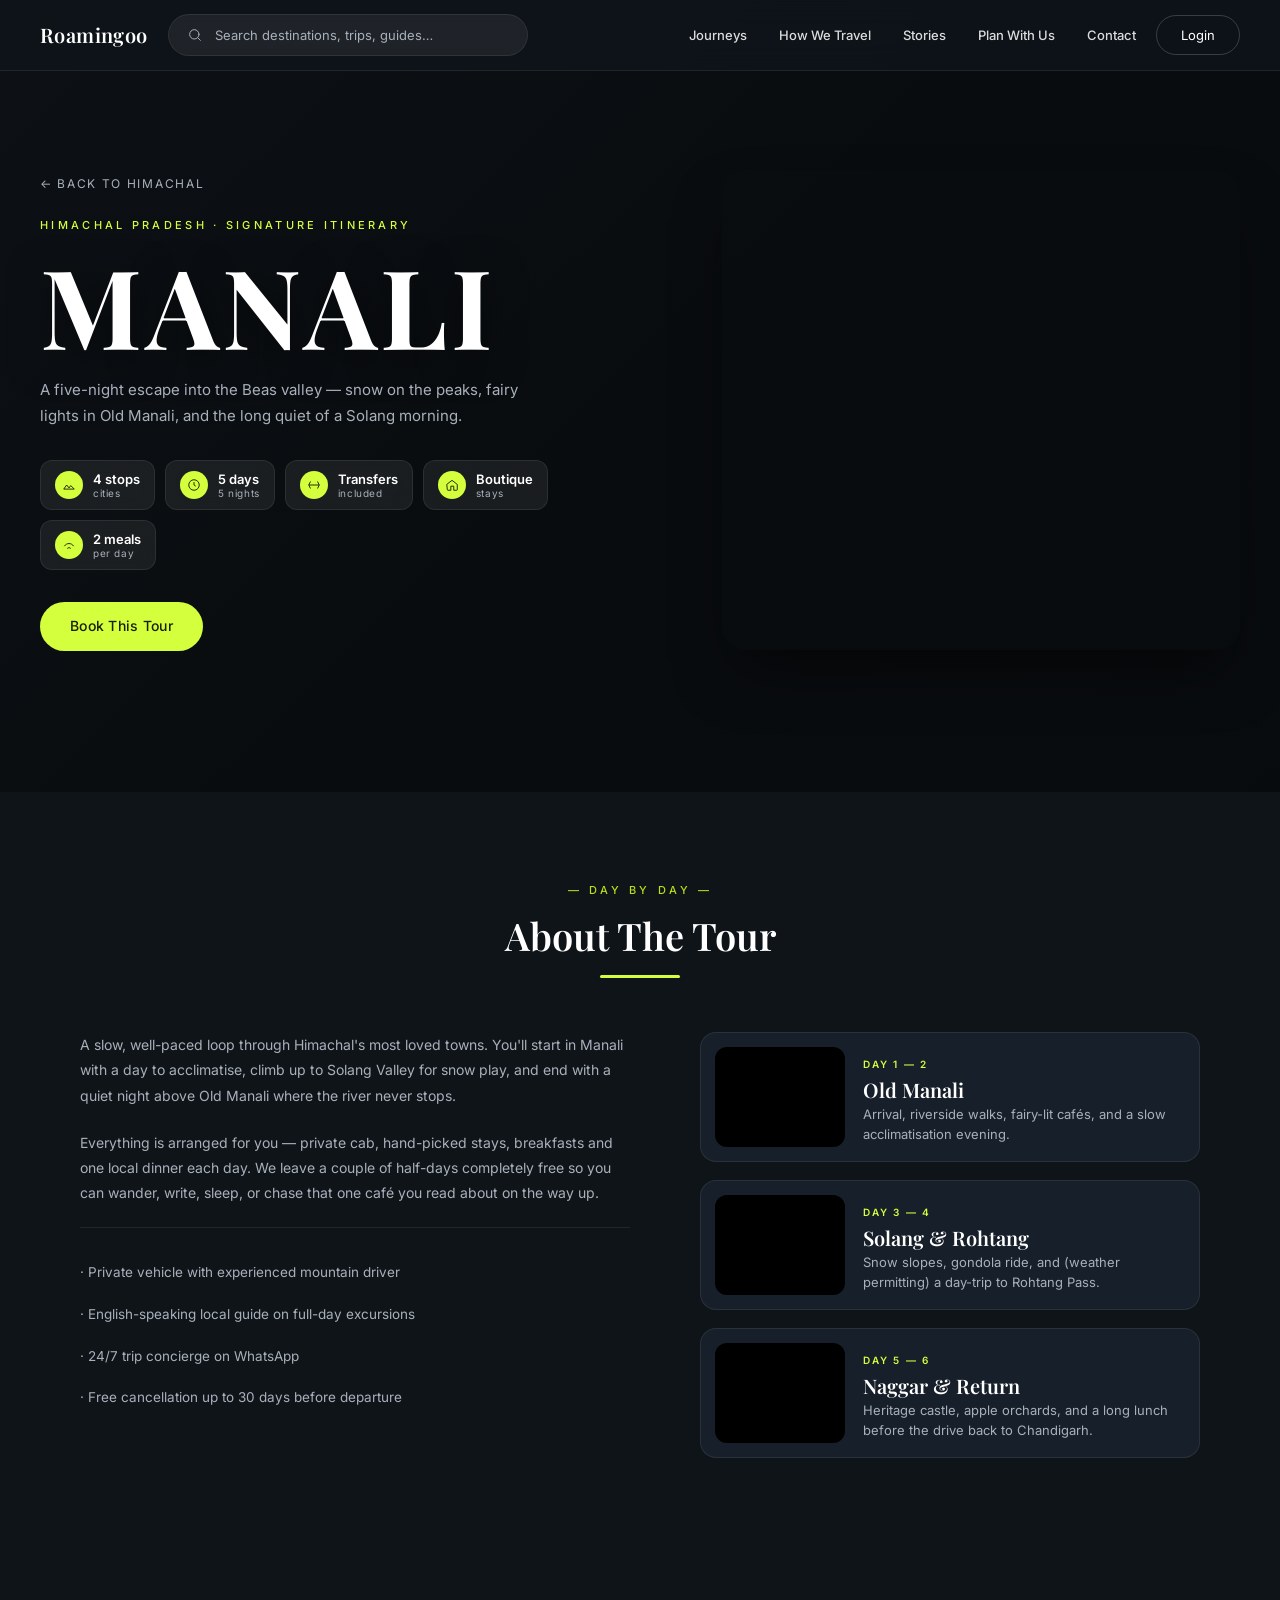
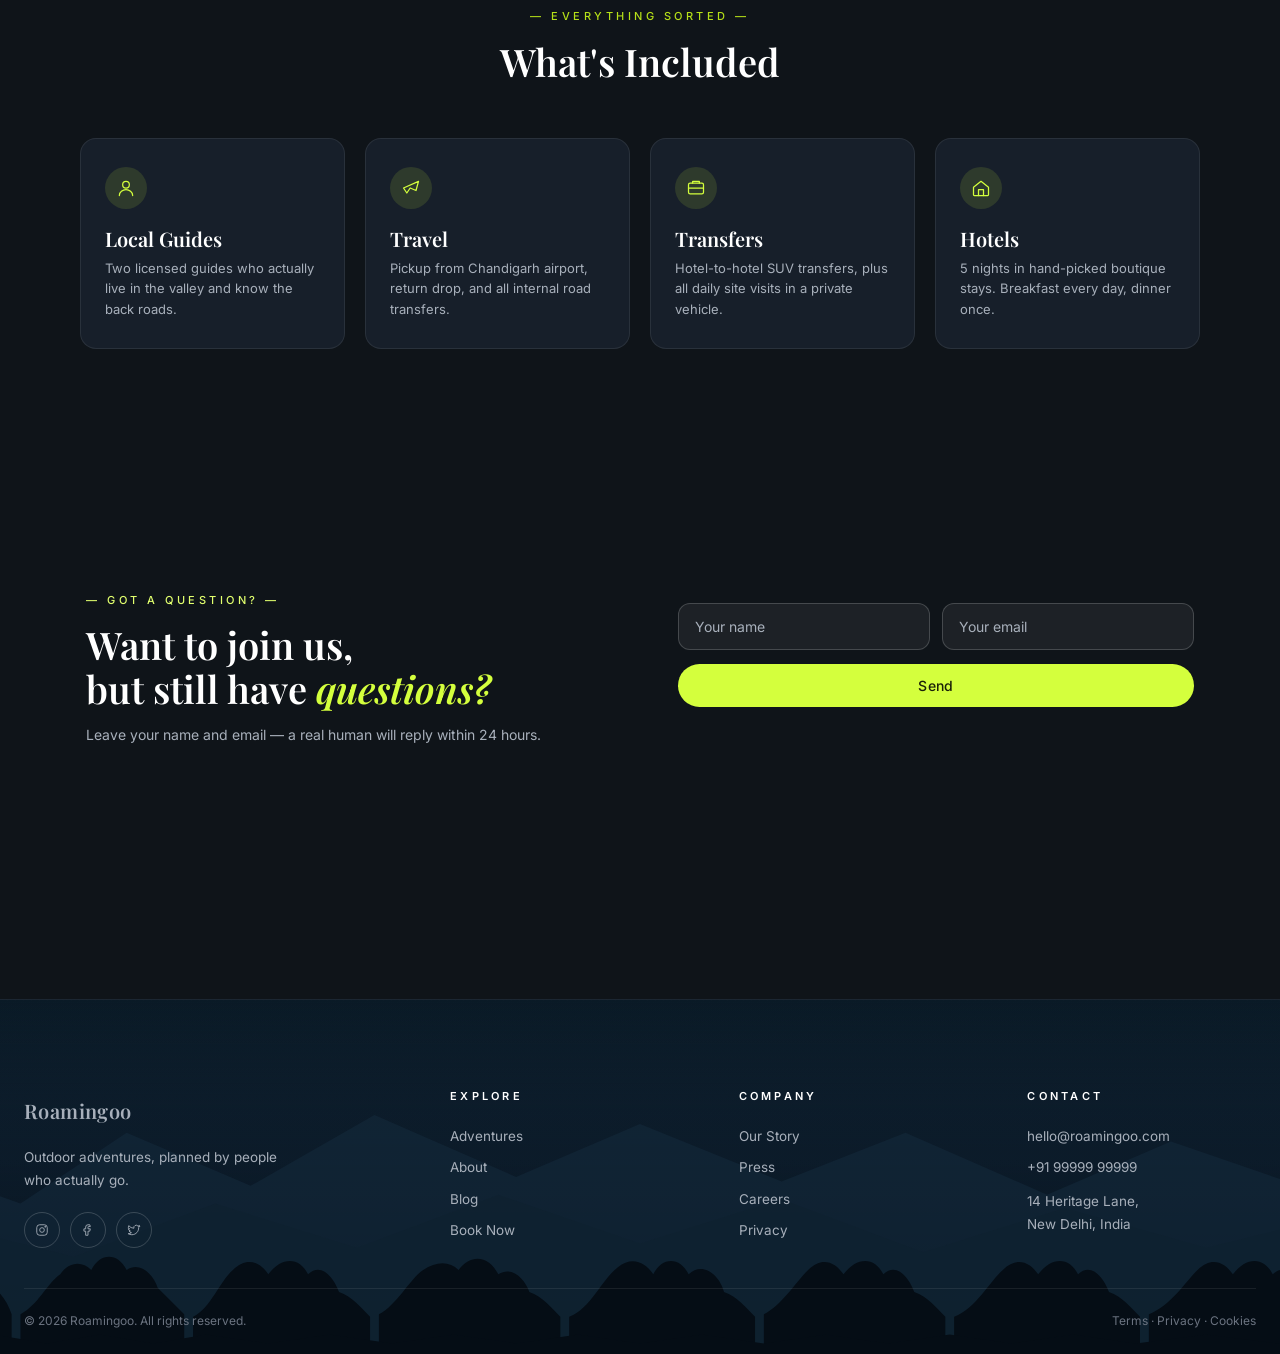
<file: tour.html>
<!DOCTYPE html>
<html lang="en">
<head>
  <meta charset="UTF-8" />
  <meta name="viewport" content="width=device-width, initial-scale=1.0" />
  <meta name="description" content="Manali Snow Trail — a 5-night Himachal escape with Roamingoo. Snow slopes, riverside cafés, and a night under fairy lights." />
  <title>Manali Snow Trail — Roamingoo</title>

  <link rel="preconnect" href="https://fonts.googleapis.com">
  <link rel="preconnect" href="https://fonts.gstatic.com" crossorigin>
  <link href="https://fonts.googleapis.com/css2?family=Inter:wght@300;400;500;600;700&family=Playfair+Display:wght@500;600;700;800&display=swap" rel="stylesheet">
  <link rel="stylesheet" href="css/style.css">
</head>
<body class="page-tour">

  <!-- NAVBAR -->
  <header class="site-header solid" id="siteHeader">
    <nav class="nav" aria-label="Primary">
      <a href="index.html" class="logo" aria-label="Roamingoo home"><span class="logo-word">Roamingoo</span></a>
      <div class="nav-search">
        <svg viewBox="0 0 24 24" fill="none" stroke="currentColor" stroke-width="1.5" stroke-linecap="round"><circle cx="11" cy="11" r="7"/><path d="m20 20-3.5-3.5"/></svg>
        <input type="text" placeholder="Search destinations, trips, guides…" aria-label="Search" />
      </div>
      <ul class="nav-menu">
        <li><a href="index.html#journeys" class="nav-link active">Journeys</a></li>
        <li><a href="index.html#why" class="nav-link">How We Travel</a></li>
        <li><a href="index.html#story" class="nav-link">Stories</a></li>
        <li><a href="booking.html" class="nav-link">Plan With Us</a></li>
        <li><a href="contact.html" class="nav-link">Contact</a></li>
      </ul>
      <a href="#login" class="btn-login">Login</a>
      <button class="hamburger" id="hamburger" aria-label="Open menu" aria-expanded="false"><span></span><span></span><span></span></button>
    </nav>
  </header>

  <!-- ============ TOUR HERO ============ -->
  <section class="tour-hero">
    <div class="tour-hero-bg" style="background-image:url('https://images.unsplash.com/photo-1626621341517-bbf3d9990a23?auto=format&fit=crop&w=1920&q=80')"></div>
    <div class="tour-hero-overlay"></div>

    <div class="tour-hero-inner">
      <div class="tour-hero-text">
        <a href="destination.html" class="tour-back">← Back to Himachal</a>
        <p class="tour-eyebrow reveal">Himachal Pradesh · Signature Itinerary</p>
        <h1 class="tour-title reveal" data-delay="150">MANALI</h1>
        <p class="tour-sub reveal" data-delay="300">A five-night escape into the Beas valley — snow on the peaks, fairy lights in Old Manali, and the long quiet of a Solang morning.</p>

        <div class="tour-badges">
          <div class="tour-badge reveal" data-delay="200">
            <span class="tb-icon"><svg viewBox="0 0 24 24" fill="none" stroke="currentColor" stroke-width="1.6"><path d="M3 19l5-7 4 5 3-4 6 6H3z"/></svg></span>
            <span class="tb-text"><strong>4 stops</strong><small>cities</small></span>
          </div>
          <div class="tour-badge reveal" data-delay="250">
            <span class="tb-icon"><svg viewBox="0 0 24 24" fill="none" stroke="currentColor" stroke-width="1.6"><circle cx="12" cy="12" r="9"/><path d="M12 7v5l3 2"/></svg></span>
            <span class="tb-text"><strong>5 days</strong><small>5 nights</small></span>
          </div>
          <div class="tour-badge reveal" data-delay="300">
            <span class="tb-icon"><svg viewBox="0 0 24 24" fill="none" stroke="currentColor" stroke-width="1.6"><path d="M3 12h18M6 6l-3 6 3 6M18 6l3 6-3 6"/></svg></span>
            <span class="tb-text"><strong>Transfers</strong><small>included</small></span>
          </div>
          <div class="tour-badge reveal" data-delay="350">
            <span class="tb-icon"><svg viewBox="0 0 24 24" fill="none" stroke="currentColor" stroke-width="1.6"><path d="M3 11l9-7 9 7v9a1 1 0 0 1-1 1h-5v-7H10v7H5a1 1 0 0 1-1-1z"/></svg></span>
            <span class="tb-text"><strong>Boutique</strong><small>stays</small></span>
          </div>
          <div class="tour-badge reveal" data-delay="400">
            <span class="tb-icon"><svg viewBox="0 0 24 24" fill="none" stroke="currentColor" stroke-width="1.6"><path d="M4 14c4-6 12-6 16 0M9 18c2-2 4-2 6 0"/></svg></span>
            <span class="tb-text"><strong>2 meals</strong><small>per day</small></span>
          </div>
        </div>

        <a href="booking.html" class="btn btn-primary">Book This Tour</a>
      </div>

      <div class="tour-hero-figure reveal" data-delay="200">
        <div class="thf-img" style="background-image:url('https://images.unsplash.com/photo-1469474968028-56623f02e42e?auto=format&fit=crop&w=900&q=80')"></div>
      </div>
    </div>
  </section>

  <!-- ============ ABOUT THE TOUR ============ -->
  <section class="section tour-about">
    <header class="section-head reveal">
      <p class="eyebrow-dark">— Day by day —</p>
      <h2 class="section-title">About The Tour</h2>
      <span class="head-line"></span>
    </header>

    <div class="about-grid">

      <div class="about-text">
        <p class="about-lead reveal">
          A slow, well-paced loop through Himachal's most loved towns. You'll start in Manali with a day to acclimatise, climb up to Solang Valley for snow play, and end with a quiet night above Old Manali where the river never stops.
        </p>
        <p class="reveal" data-delay="100">
          Everything is arranged for you — private cab, hand-picked stays, breakfasts and one local dinner each day. We leave a couple of half-days completely free so you can wander, write, sleep, or chase that one café you read about on the way up.
        </p>
        <ul class="about-list reveal" data-delay="200">
          <li>· Private vehicle with experienced mountain driver</li>
          <li>· English-speaking local guide on full-day excursions</li>
          <li>· 24/7 trip concierge on WhatsApp</li>
          <li>· Free cancellation up to 30 days before departure</li>
        </ul>
      </div>

      <div class="about-itinerary">
        <article class="itin-card reveal" data-delay="100">
          <div class="itin-img" style="background-image:url('https://images.unsplash.com/photo-1571536802807-30451e3955d8?auto=format&fit=crop&w=600&q=80')"></div>
          <div class="itin-body">
            <span class="itin-day">Day 1 — 2</span>
            <h4>Old Manali</h4>
            <p>Arrival, riverside walks, fairy-lit cafés, and a slow acclimatisation evening.</p>
          </div>
        </article>

        <article class="itin-card reveal" data-delay="200">
          <div class="itin-img" style="background-image:url('https://images.unsplash.com/photo-1454496522488-7a8e488e8606?auto=format&fit=crop&w=600&q=80')"></div>
          <div class="itin-body">
            <span class="itin-day">Day 3 — 4</span>
            <h4>Solang &amp; Rohtang</h4>
            <p>Snow slopes, gondola ride, and (weather permitting) a day-trip to Rohtang Pass.</p>
          </div>
        </article>

        <article class="itin-card reveal" data-delay="300">
          <div class="itin-img" style="background-image:url('https://images.unsplash.com/photo-1486870591958-9b9d0d1dda99?auto=format&fit=crop&w=600&q=80')"></div>
          <div class="itin-body">
            <span class="itin-day">Day 5 — 6</span>
            <h4>Naggar &amp; Return</h4>
            <p>Heritage castle, apple orchards, and a long lunch before the drive back to Chandigarh.</p>
          </div>
        </article>
      </div>

    </div>
  </section>

  <!-- ============ WHAT'S INCLUDED ============ -->
  <section class="section included">
    <header class="section-head reveal">
      <p class="eyebrow-dark">— Everything Sorted —</p>
      <h2 class="section-title">What's Included</h2>
    </header>

    <div class="included-grid">

      <article class="included-card reveal" data-delay="100">
        <div class="incl-icon">
          <svg viewBox="0 0 24 24" fill="none" stroke="currentColor" stroke-width="1.5" stroke-linecap="round" stroke-linejoin="round"><circle cx="12" cy="8" r="4"/><path d="M4 21c0-4 4-7 8-7s8 3 8 7"/></svg>
        </div>
        <h4>Local Guides</h4>
        <p>Two licensed guides who actually live in the valley and know the back roads.</p>
      </article>

      <article class="included-card reveal" data-delay="200">
        <div class="incl-icon">
          <svg viewBox="0 0 24 24" fill="none" stroke="currentColor" stroke-width="1.5" stroke-linecap="round" stroke-linejoin="round"><path d="M3 12l18-8-3 11-7-3-4 6z"/></svg>
        </div>
        <h4>Travel</h4>
        <p>Pickup from Chandigarh airport, return drop, and all internal road transfers.</p>
      </article>

      <article class="included-card reveal" data-delay="300">
        <div class="incl-icon">
          <svg viewBox="0 0 24 24" fill="none" stroke="currentColor" stroke-width="1.5" stroke-linecap="round" stroke-linejoin="round"><rect x="3" y="6" width="18" height="13" rx="2"/><path d="M8 6V4h8v2M3 12h18"/></svg>
        </div>
        <h4>Transfers</h4>
        <p>Hotel-to-hotel SUV transfers, plus all daily site visits in a private vehicle.</p>
      </article>

      <article class="included-card reveal" data-delay="400">
        <div class="incl-icon">
          <svg viewBox="0 0 24 24" fill="none" stroke="currentColor" stroke-width="1.5" stroke-linecap="round" stroke-linejoin="round"><path d="M3 11l9-7 9 7v9a1 1 0 0 1-1 1H4a1 1 0 0 1-1-1z"/><path d="M9 21v-7h6v7"/></svg>
        </div>
        <h4>Hotels</h4>
        <p>5 nights in hand-picked boutique stays. Breakfast every day, dinner once.</p>
      </article>

    </div>
  </section>

  <!-- ============ QUESTIONS / CTA ============ -->
  <section class="section enquire-section" id="enquire">
    <div class="enquire-card">
      <div class="enquire-bg" style="background-image:url('https://images.unsplash.com/photo-1486870591958-9b9d0d1dda99?auto=format&fit=crop&w=1920&q=80')"></div>
      <div class="enquire-overlay"></div>

      <div class="enquire-inner reveal">
        <div class="enquire-text">
          <p class="eyebrow-dark light">— Got a question? —</p>
          <h2>Want to join us,<br/>but still have <em>questions?</em></h2>
          <p class="enquire-sub">Leave your name and email — a real human will reply within 24 hours.</p>
        </div>

        <form class="enquire-form" id="enquireForm" novalidate>
          <div class="ef-row">
            <input type="text" name="name" placeholder="Your name" required />
            <input type="email" name="email" placeholder="Your email" required />
          </div>
          <button type="submit" class="btn btn-primary">Send</button>
          <p class="ef-status" id="enquireStatus" aria-live="polite"></p>
        </form>
      </div>
    </div>
  </section>

  <!-- ============ FOOTER ============ -->
  <footer class="site-footer">
    <div class="footer-grid">
      <div class="f-col f-brand">
        <a href="index.html" class="logo footer-logo" aria-label="Roamingoo home"><span class="logo-word">Roamingoo</span></a>
        <p>Outdoor adventures, planned by people who actually go.</p>
        <div class="socials">
          <a href="#" aria-label="Instagram"><svg viewBox="0 0 24 24" fill="none" stroke="currentColor" stroke-width="1.5"><rect x="3" y="3" width="18" height="18" rx="5"/><circle cx="12" cy="12" r="4"/><circle cx="17.5" cy="6.5" r=".8" fill="currentColor"/></svg></a>
          <a href="#" aria-label="Facebook"><svg viewBox="0 0 24 24" fill="none" stroke="currentColor" stroke-width="1.5"><path d="M15 3h-3a4 4 0 0 0-4 4v3H5v4h3v7h4v-7h3l1-4h-4V7a1 1 0 0 1 1-1h3z"/></svg></a>
          <a href="#" aria-label="Twitter"><svg viewBox="0 0 24 24" fill="none" stroke="currentColor" stroke-width="1.5"><path d="M22 5.8a8.5 8.5 0 0 1-2.4.7 4.1 4.1 0 0 0 1.8-2.3 8.4 8.4 0 0 1-2.6 1 4.1 4.1 0 0 0-7 3.8A11.7 11.7 0 0 1 3 4.6a4.1 4.1 0 0 0 1.3 5.5 4 4 0 0 1-1.9-.5 4.1 4.1 0 0 0 3.3 4 4.1 4.1 0 0 1-1.9.1 4.1 4.1 0 0 0 3.8 2.8A8.3 8.3 0 0 1 2 18.3a11.7 11.7 0 0 0 6.3 1.8c7.6 0 11.7-6.3 11.7-11.7v-.5A8.3 8.3 0 0 0 22 5.8z"/></svg></a>
        </div>
      </div>
      <div class="f-col"><h5>Explore</h5><a href="index.html#adventure">Adventures</a><a href="index.html#about">About</a><a href="index.html#blog">Blog</a><a href="booking.html">Book Now</a></div>
      <div class="f-col"><h5>Company</h5><a href="#">Our Story</a><a href="#">Press</a><a href="#">Careers</a><a href="#">Privacy</a></div>
      <div class="f-col"><h5>Contact</h5><a href="mailto:hello@roamingoo.com">hello@roamingoo.com</a><a href="tel:+919999999999">+91 99999 99999</a><p>14 Heritage Lane,<br/>New Delhi, India</p></div>
    </div>
    <div class="footer-bottom"><span>© <span id="year"></span> Roamingoo. All rights reserved.</span><span>Terms · Privacy · Cookies</span></div>
  </footer>

  <div class="mobile-drawer" id="mobileDrawer" aria-hidden="true">
    <button class="drawer-close" id="drawerClose" aria-label="Close menu"><svg viewBox="0 0 24 24" fill="none" stroke="currentColor" stroke-width="1.8" stroke-linecap="round"><path d="M6 6l12 12M18 6L6 18"/></svg></button>
    <a href="index.html#journeys" class="m-link">Journeys</a>
    <a href="index.html#why" class="m-link">How We Travel</a>
    <a href="index.html#story" class="m-link">Stories</a>
    <a href="booking.html" class="m-link">Plan With Us</a>
    <a href="contact.html" class="m-link">Contact</a>
    <a href="#login" class="btn btn-primary m-cta">Login</a>
  </div>

  <button id="scrollTop" class="scroll-top" aria-label="Scroll to top">↑</button>
  <script src="js/main.js" defer></script>
</body>
</html>
</file>
<file: css/style.css>
/* =========================================================
   Roamingoo — Adventure Travel
   Dark navy + bright lime accent
   ========================================================= */

/* ---------- TOKENS ---------- */
:root{
  --bg: #0f1419;
  --bg-2: #131922;
  --panel: #171f2a;
  --panel-2: #1c2532;
  --ink: #ffffff;
  --ink-dim: #a8b0bb;
  --muted: #6b7380;
  --accent: #d4ff3d;
  --accent-soft: #e1ff6e;
  --accent-deep: #b6e018;
  --line: rgba(255,255,255,0.08);
  --line-strong: rgba(255,255,255,0.18);

  --container: 1280px;
  --radius: 14px;
  --radius-lg: 20px;
  --radius-card: 16px;

  --ease: cubic-bezier(.2,.7,.2,1);
  --t-fast: .25s var(--ease);
  --t-med: .45s var(--ease);

  --font-display: 'Playfair Display', Georgia, serif;
  --font-body: 'Inter', system-ui, -apple-system, 'Segoe UI', Roboto, sans-serif;
}

/* ---------- RESET ---------- */
*,*::before,*::after{ box-sizing:border-box; }
html,body{
  margin:0;
  padding:0;
  width:100%;
  overflow-x:hidden;
}
html{
  scroll-behavior:smooth;
  background:var(--bg);
}
body{
  font-family:var(--font-body);
  color:var(--ink);
  background:var(--bg);
  -webkit-font-smoothing:antialiased;
  line-height:1.6;
}
img{ max-width:100%; display:block; }
a{ color:inherit; text-decoration:none; }
ul{ list-style:none; padding:0; margin:0; }
button{ font-family:inherit; cursor:pointer; }

/* ---------- TYPE ---------- */
h1,h2,h3,h4,h5{
  font-family:var(--font-display);
  font-weight:600;
  line-height:1.15;
  margin:0;
  color:var(--ink);
}
em{ color:var(--accent); font-style:italic; }
.section-title{
  font-size:clamp(26px, 3vw, 38px);
  font-weight:600;
}
.section-sub{
  color:var(--ink-dim);
  font-size:14px;
  max-width:560px;
  margin:12px auto 0;
}
.head-line{
  display:block;
  width:80px; height:3px;
  background:var(--accent);
  border-radius:2px;
  margin:18px auto 0;
}

/* ---------- BUTTONS ---------- */
.btn{
  display:inline-flex;
  align-items:center;
  justify-content:center;
  gap:10px;
  padding:13px 30px;
  border-radius:999px;
  font-weight:500;
  font-size:14px;
  letter-spacing:.02em;
  border:0;
  cursor:pointer;
  transition:transform var(--t-fast), box-shadow var(--t-fast), background var(--t-fast), color var(--t-fast);
}
.btn-primary{
  background:var(--accent);
  color:#1a2008;
}
.btn-primary:hover{
  background:var(--accent-soft);
  transform:translateY(-2px);
  box-shadow:0 12px 28px -10px rgba(212,255,61,0.55);
}
.btn-login{
  padding:9px 24px;
  border-radius:999px;
  border:1px solid var(--line-strong);
  font-size:13px;
  color:var(--ink);
  background:transparent;
  transition:border-color var(--t-fast), color var(--t-fast), background var(--t-fast);
}
.btn-login:hover{
  border-color:var(--accent);
  color:var(--accent);
}

/* =========================================================
   HERO — full bleed
   ========================================================= */
.hero{
  position:relative;
  display:flex;
  flex-direction:column;
  width:100vw;
  max-width:100vw;
  min-height:100vh;
  height:100vh;
  min-height:100dvh;
  height:100dvh;
  margin:0;
  padding:0;
  overflow:hidden;
  background:#000;
}

/* slides */
.hero-slides{
  position:absolute;
  top:0; left:0; right:0; bottom:0;
  width:100%; height:100%;
  z-index:0;
  overflow:hidden;
}
.hero-slide{
  position:absolute;
  top:0; left:0;
  width:100%; height:100%;
  background-size:cover;
  background-position:center center;
  background-repeat:no-repeat;
  opacity:0;
  transform:scale(1.06);
  transition:opacity 1.2s var(--ease), transform 6s ease-out;
}
.hero-slide.active{
  opacity:1;
  transform:scale(1);
}
.hero-overlay{
  position:absolute;
  top:0; left:0; right:0; bottom:0;
  width:100%; height:100%;
  background:
    linear-gradient(180deg, rgba(15,20,25,0.55) 0%, rgba(15,20,25,0.35) 50%, rgba(15,20,25,0.85) 100%);
  z-index:1;
  pointer-events:none;
}

/* ---------- NAVBAR (visible on load, gets background on scroll) ---------- */
.site-header{
  position:fixed;
  top:0; left:0; right:0;
  z-index:100;
  padding:20px 40px;
  background:transparent;
  border-bottom:1px solid transparent;
  transition:background .4s var(--ease), padding .4s var(--ease),
             border-color .4s var(--ease), backdrop-filter .4s var(--ease);
}
.site-header.scrolled{
  background:rgba(15,20,25,0.85);
  backdrop-filter:blur(14px);
  -webkit-backdrop-filter:blur(14px);
  border-bottom-color:var(--line);
  padding:14px 40px;
}
.nav{
  display:flex;
  align-items:center;
  gap:20px;
}
.logo{
  display:flex;
  align-items:center;
  gap:10px;
  color:var(--ink);
  flex-shrink:0;
}
.logo-icon{
  width:34px; height:34px;
  color:var(--ink);
}
.logo-word{
  font-family:var(--font-display);
  font-size:20px;
  font-weight:600;
  letter-spacing:.02em;
}

.nav-search{
  position:relative;
  flex:0 1 360px;
  display:flex;
  align-items:center;
  background:rgba(255,255,255,0.07);
  border:1px solid var(--line);
  border-radius:999px;
  padding:0 18px;
  height:42px;
  backdrop-filter:blur(8px);
  transition:border-color var(--t-fast), background var(--t-fast);
}
.nav-search:focus-within{
  border-color:var(--accent);
  background:rgba(255,255,255,0.1);
}
.nav-search svg{
  width:16px; height:16px;
  color:var(--ink-dim);
  flex-shrink:0;
  margin-right:10px;
}
.nav-search input{
  background:transparent;
  border:0; outline:0;
  color:var(--ink);
  font-size:13px;
  width:100%;
  font-family:inherit;
}
.nav-search input::placeholder{
  color:var(--ink-dim);
}
.search-results{
  position:absolute;
  top:calc(100% + 10px);
  left:0;
  right:0;
  background:rgba(15,20,25,0.97);
  border:1px solid var(--line-strong);
  border-radius:14px;
  padding:6px;
  box-shadow:0 20px 50px rgba(0,0,0,0.45);
  backdrop-filter:blur(12px);
  display:none;
  z-index:1000;
  max-height:60vh;
  overflow-y:auto;
}
.search-results.open{ display:block; }
.sr-item{
  display:flex;
  flex-direction:column;
  gap:2px;
  padding:10px 14px;
  border-radius:10px;
  color:var(--ink);
  text-decoration:none;
  transition:background var(--t-fast);
}
.sr-item:hover, .sr-item.active{ background:rgba(212,255,61,0.12); }
.sr-title{ font-size:13.5px; font-weight:600; color:var(--ink); }
.sr-desc{ font-size:11.5px; color:var(--ink-dim); }
.sr-empty{
  padding:14px;
  font-size:13px;
  color:var(--ink-dim);
  text-align:center;
}

.nav-menu{
  display:flex;
  align-items:center;
  gap:32px;
  margin-left:auto;
}
.nav-link{
  position:relative;
  font-size:13px;
  font-weight:500;
  color:var(--ink);
  padding:6px 0;
  opacity:.85;
  transition:opacity var(--t-fast), color var(--t-fast);
}
.nav-link::after{
  content:'';
  position:absolute;
  left:50%; bottom:-6px;
  transform:translateX(-50%) scaleX(0);
  width:28px; height:2px;
  background:var(--accent);
  border-radius:2px;
  transition:transform .35s var(--ease);
  transform-origin:center;
}
.nav-link:hover{ opacity:1; color:var(--accent); }
.nav-link:hover::after,
.nav-link.active::after{ transform:translateX(-50%) scaleX(1); }
.nav-link.active{ color:var(--accent); }

.hamburger{
  display:none;
  background:transparent; border:0; padding:6px;
  margin-left:auto;
}
.hamburger span{
  display:block; width:24px; height:1.5px;
  background:var(--ink); margin:6px 0;
  transition:transform .35s var(--ease), opacity .25s;
}
.hamburger.open span:nth-child(1){ transform:translateY(7.5px) rotate(45deg); }
.hamburger.open span:nth-child(2){ opacity:0; }
.hamburger.open span:nth-child(3){ transform:translateY(-7.5px) rotate(-45deg); }

/* ---------- HERO PAGINATION ---------- */
.hero-pagination{
  position:absolute;
  left:36px; top:50%;
  transform:translateY(-50%);
  z-index:5;
  display:flex; flex-direction:column;
  gap:18px;
}
.hero-pagination button{
  position:relative;
  background:transparent; border:0;
  color:var(--ink-dim);
  font-size:13px;
  font-weight:500;
  padding:4px 0 4px 28px;
  text-align:left;
  letter-spacing:.06em;
  transition:color var(--t-fast);
}
.hero-pagination button::before{
  content:'';
  position:absolute;
  left:0; top:50%; transform:translateY(-50%);
  width:18px; height:1px;
  background:rgba(255,255,255,0.3);
  transition:width var(--t-fast), background var(--t-fast);
}
.hero-pagination button.active{ color:var(--accent); }
.hero-pagination button.active::before{
  background:var(--accent);
  width:24px;
}
.hero-pagination button:hover{ color:var(--ink); }

/* ---------- HERO CONTENT ---------- */
.hero-content{
  position:relative;
  z-index:5;
  flex:1;
  display:flex;
  flex-direction:column;
  align-items:center;
  justify-content:center;
  text-align:center;
  padding:40px 24px;
  width:100%;
  max-width:980px;
  margin:0 auto;
}
.hero-title{
  font-family:var(--font-display);
  font-size:clamp(34px, 9vw, 128px);
  font-weight:700;
  letter-spacing:.04em;
  line-height:1;
  color:var(--ink);
  margin-bottom:18px;
  text-shadow:0 8px 40px rgba(0,0,0,0.5);
  white-space:nowrap;
}
.hero-sub{
  color:var(--ink);
  font-size:clamp(14px, 1.5vw, 17px);
  opacity:.95;
  letter-spacing:.02em;
  margin:0;
  max-width:540px;
}

/* ---------- HERO FEATURES STRIP ---------- */
.hero-features{
  position:relative;
  z-index:5;
  display:grid;
  grid-template-columns:repeat(4, 1fr);
  gap:0;
  padding:0 60px 36px;
}
.feature{
  position:relative;
  padding:18px 22px;
  text-align:left;
  border-right:1px solid rgba(255,255,255,0.12);
  transition:transform var(--t-fast);
}
.feature:last-child{ border-right:0; }
.feature:hover{ transform:translateY(-3px); }
.feature-icon{
  width:32px; height:32px;
  border-radius:50%;
  background:var(--accent);
  color:#1a2008;
  display:flex; align-items:center; justify-content:center;
  margin-bottom:10px;
}
.feature-icon svg{ width:16px; height:16px; }
.feature h4{
  font-family:var(--font-body);
  font-size:13px;
  font-weight:600;
  color:var(--ink);
  margin:0 0 4px;
  letter-spacing:.02em;
}
.feature p{
  font-size:11.5px;
  color:var(--ink-dim);
  margin:0;
  line-height:1.5;
}

/* scroll cue */
.scroll-cue{
  position:absolute;
  left:50%; bottom:18px;
  transform:translateX(-50%);
  z-index:6;
  width:1px;
  height:0;
  pointer-events:none;
}
.scroll-cue span{
  display:block;
  width:1px; height:40px;
  background:linear-gradient(to bottom, transparent, var(--accent));
  margin:0 auto;
  animation:cuePulse 2s ease-in-out infinite;
  transform-origin:top;
}
@keyframes cuePulse{
  0%,100%{ transform:scaleY(0.5); opacity:.5; }
  50%{ transform:scaleY(1); opacity:1; }
}

/* =========================================================
   SECTION BASE
   ========================================================= */
.section{
  padding:100px 24px;
  position:relative;
  max-width:var(--container);
  margin:0 auto;
}
.section-head{
  text-align:center;
  margin-bottom:54px;
}

/* =========================================================
   WONDERS OF NATURE
   ========================================================= */
.wonders-wrap{
  position:relative;
}
.wonders-grid{
  display:grid;
  grid-template-columns:1fr;
  gap:20px;
  padding-right:0;
}
.wonder-card{
  position:relative;
  height:280px;
  border-radius:var(--radius-card);
  background-size:cover;
  background-position:center;
  background-color:#000;
  overflow:hidden;
  cursor:pointer;
}
.wonder-card::before{
  content:'';
  position:absolute; inset:0;
  background:linear-gradient(180deg, transparent 40%, rgba(15,20,25,0.92) 100%);
}
.wonder-info{
  position:absolute;
  left:18px; bottom:18px;
  z-index:2;
  display:flex; align-items:flex-start; gap:12px;
  color:var(--ink);
}
.wonder-icon{
  flex-shrink:0;
  width:30px; height:30px;
  display:flex; align-items:center; justify-content:center;
  color:var(--ink);
}
.wonder-icon svg{ width:18px; height:18px; }
.wonder-info h4{
  font-family:var(--font-body);
  font-size:14px;
  font-weight:600;
  margin:0 0 2px;
  letter-spacing:.02em;
}
.wonder-info p{
  font-size:11px;
  color:var(--ink-dim);
  margin:0;
  line-height:1.4;
}
.wonders-next{
  position:absolute;
  right:-60px; top:50%;
  transform:translateY(-50%);
  width:44px; height:44px;
  border-radius:50%;
  background:var(--accent);
  color:#1a2008;
  border:0;
  display:flex; align-items:center; justify-content:center;
  transition:background var(--t-fast), transform var(--t-fast), box-shadow var(--t-fast);
  z-index:5;
}
.wonders-next:hover{
  background:var(--accent-soft);
  transform:translateY(-50%) scale(1.08);
  box-shadow:0 8px 22px -6px rgba(212,255,61,0.5);
}
.wonders-next svg{ width:18px; height:18px; }

/* =========================================================
   REASONS
   ========================================================= */
.reasons-grid{
  display:grid;
  grid-template-columns:1fr;
  gap:50px;
  max-width:920px;
  margin:0 auto;
  text-align:center;
}
.reason{
  display:flex;
  flex-direction:column;
  align-items:center;
}
.reason-icon{
  width:72px; height:72px;
  border-radius:50%;
  display:flex; align-items:center; justify-content:center;
  background:rgba(212,255,61,0.10);
  color:var(--accent);
  margin-bottom:22px;
  transition:background var(--t-med), transform var(--t-med), color var(--t-med);
}
.reason-icon.active,
.reason:hover .reason-icon{
  background:var(--accent);
  color:#1a2008;
  transform:translateY(-4px);
  box-shadow:0 14px 30px -10px rgba(212,255,61,0.5);
}
.reason-icon svg{ width:28px; height:28px; }
.reason h4{
  font-family:var(--font-body);
  font-size:14px;
  font-weight:600;
  letter-spacing:.02em;
  margin:0 0 8px;
  color:var(--ink);
}
.reason p{
  font-size:12.5px;
  color:var(--ink-dim);
  max-width:220px;
  margin:0;
  line-height:1.6;
}
.reasons-line{
  width:60px; height:2px;
  background:var(--accent);
  margin:50px auto 0;
  border-radius:2px;
}

/* =========================================================
   PERFECT VACATION
   ========================================================= */
.perfect-grid{
  display:grid;
  grid-template-columns:1fr;
  gap:50px;
  align-items:center;
  max-width:1080px;
  margin:0 auto;
}
.perfect-collage{
  display:grid;
  grid-template-columns:1fr 1fr;
  grid-template-rows:200px 200px;
  gap:14px;
}
.col-img{
  background-size:cover;
  background-position:center;
  border-radius:var(--radius-card);
  background-color:#000;
  transition:transform var(--t-med);
}
.col-img:hover{ transform:scale(1.03); }
.col-img-1{ grid-column:1; grid-row:1; }
.col-img-2{ grid-column:2; grid-row:1; }
.col-img-3{ grid-column:2; grid-row:2; }
.col-img-4{ grid-column:1; grid-row:2; }

.perfect-text{ max-width:440px; }
.perfect-text .section-title{
  font-size:clamp(28px, 3.2vw, 38px);
  margin-bottom:20px;
  text-align:left;
}
.perfect-text p{
  color:var(--ink-dim);
  font-size:14px;
  line-height:1.8;
  margin:0 0 28px;
}

/* =========================================================
   EXPLORE WITH ANNOTATIONS
   ========================================================= */
.explore-canvas{
  position:relative;
  height:520px;
  border-radius:var(--radius-card);
  overflow:hidden;
  background:#000;
}
.explore-bg{
  position:absolute; inset:0;
  background-size:cover;
  background-position:center;
}
.explore-overlay{
  position:absolute; inset:0;
  background:linear-gradient(180deg, rgba(15,20,25,0.35), rgba(15,20,25,0.55));
}

.explore-frame{
  position:absolute;
  right:14%; top:34%;
  width:36%; height:42%;
  border:2px solid var(--accent);
  border-radius:8px;
  pointer-events:none;
  animation:framePulse 2.4s ease-in-out infinite;
}
@keyframes framePulse{
  0%,100%{ box-shadow:0 0 0 0 rgba(212,255,61,0.45); }
  50%{ box-shadow:0 0 0 10px rgba(212,255,61,0); }
}

.booknow-cta{
  display:flex;
  justify-content:center;
  margin-top:36px;
}

.annotation{
  position:absolute;
  z-index:3;
}
.ann-card{
  background:rgba(15,20,25,0.85);
  border:1px solid var(--line-strong);
  backdrop-filter:blur(10px);
  border-radius:10px;
  padding:12px 14px;
  width:240px;
  font-size:11px;
  color:var(--ink);
  line-height:1.5;
}
.ann-card p{ margin:0; }
.ann-line{
  display:block;
  position:absolute;
  background:var(--accent);
  height:1px;
  transform-origin:left center;
}
.ann-dot{
  display:block;
  position:absolute;
  width:10px; height:10px;
  border-radius:50%;
  background:var(--ink);
  border:2px solid var(--accent);
}

.a-1{ left:5%; top:16%; }
.a-1 .ann-line{ left:240px; top:50%; width:160px; transform:rotate(28deg); }
.a-1 .ann-dot{ left:395px; top:calc(50% + 78px); }

.a-2{ left:8%; top:44%; }
.a-2 .ann-line{ left:240px; top:50%; width:140px; transform:rotate(10deg); }
.a-2 .ann-dot{ left:375px; top:calc(50% + 22px); }

.a-3{ left:5%; top:70%; }
.a-3 .ann-line{ left:240px; top:50%; width:130px; transform:rotate(-15deg); }
.a-3 .ann-dot{ left:368px; top:calc(50% - 32px); }

/* =========================================================
   FOOTER
   ========================================================= */
.site-footer{
  position:relative;
  max-width:none;
  margin:60px 0 0;
  padding:90px 24px 24px;
  border-top:1px solid var(--line);
  background:
    linear-gradient(180deg, rgba(15,30,45,0) 0%, rgba(12,26,40,0.55) 30%, rgba(8,20,32,0.92) 100%),
    linear-gradient(180deg, #0a1a26 0%, #0d2030 45%, #081826 100%);
  overflow:hidden;
  isolation:isolate;
}
/* far mountain silhouette */
.site-footer::before{
  content:"";
  position:absolute;
  inset:0;
  background-image:url("data:image/svg+xml;utf8,<svg xmlns='http://www.w3.org/2000/svg' viewBox='0 0 1920 400' preserveAspectRatio='xMidYMax slice'><path d='M0,260 L120,180 L260,230 L380,150 L520,210 L660,130 L820,200 L960,140 L1120,205 L1260,150 L1420,220 L1560,160 L1720,215 L1860,170 L1920,200 L1920,400 L0,400 Z' fill='%23142a3c' opacity='0.55'/><path d='M0,310 L160,250 L320,290 L480,230 L640,280 L800,220 L960,275 L1120,225 L1280,285 L1440,235 L1600,280 L1760,240 L1920,275 L1920,400 L0,400 Z' fill='%230f2230' opacity='0.7'/></svg>");
  background-repeat:no-repeat;
  background-position:center bottom;
  background-size:cover;
  z-index:-2;
  pointer-events:none;
}
/* tree silhouette layer */
.site-footer::after{
  content:"";
  position:absolute;
  inset:0;
  background-image:url("data:image/svg+xml;utf8,<svg xmlns='http://www.w3.org/2000/svg' viewBox='0 0 1920 400' preserveAspectRatio='xMidYMax slice'><g fill='%23050d15'><path d='M0,360 C30,355 50,330 60,320 C70,305 80,300 100,300 C110,280 130,275 140,290 C155,270 175,275 185,295 C200,290 215,305 220,320 C235,325 245,340 250,355 L250,400 L0,400 Z'/><path d='M260,355 C280,345 290,320 305,310 C315,295 330,295 340,305 C350,285 370,285 380,305 C395,295 410,310 415,325 C425,335 435,345 445,355 L445,400 L260,400 Z'/><path d='M455,358 C475,348 485,318 500,305 C515,290 530,295 540,310 C555,290 575,290 585,310 C600,295 615,315 620,330 C635,335 645,348 655,358 L655,400 L455,400 Z'/><path d='M665,355 C685,345 700,315 715,305 C730,295 745,295 755,305 C770,285 790,290 800,310 C815,300 830,315 835,330 C850,335 860,348 870,358 L870,400 L665,400 Z'/><path d='M880,358 C905,348 915,318 935,302 C950,290 965,295 975,310 C985,290 1005,290 1015,310 C1030,295 1050,310 1055,330 C1070,335 1080,348 1090,358 L1090,400 L880,400 Z'/><path d='M1100,355 C1120,345 1135,320 1150,305 C1165,290 1180,295 1190,310 C1205,290 1225,290 1235,310 C1250,295 1265,315 1270,330 C1285,335 1295,348 1305,358 L1305,400 L1100,400 Z'/><path d='M1315,358 C1340,348 1355,318 1370,305 C1385,290 1400,295 1410,310 C1425,290 1445,290 1455,310 C1470,295 1485,315 1490,330 C1505,335 1515,348 1525,358 L1525,400 L1315,400 Z'/><path d='M1535,355 C1560,345 1575,320 1590,305 C1605,290 1620,295 1630,310 C1645,290 1665,290 1675,310 C1690,295 1705,315 1710,330 C1725,335 1735,348 1745,358 L1745,400 L1535,400 Z'/><path d='M1755,358 C1780,348 1795,318 1815,302 C1830,290 1845,295 1855,310 C1870,295 1890,300 1900,318 C1915,328 1925,348 1920,358 L1920,400 L1755,400 Z'/><path d='M0,385 L40,378 L80,388 L130,378 L180,388 L230,378 L290,388 L350,378 L410,388 L470,378 L540,388 L610,378 L680,388 L750,378 L820,388 L890,378 L960,388 L1030,378 L1100,388 L1170,378 L1240,388 L1310,378 L1380,388 L1450,378 L1520,388 L1600,378 L1680,388 L1760,378 L1840,388 L1920,380 L1920,400 L0,400 Z'/></g></svg>");
  background-repeat:no-repeat;
  background-position:center bottom;
  background-size:cover;
  z-index:-1;
  pointer-events:none;
}
.site-footer > *{ position:relative; max-width:var(--container); margin-left:auto; margin-right:auto; }
.footer-grid{
  display:grid;
  grid-template-columns:1fr;
  gap:40px;
  padding-bottom:40px;
}
.f-col h5{
  font-family:var(--font-body);
  font-size:11px;
  letter-spacing:.3em;
  text-transform:uppercase;
  color:var(--ink);
  margin-bottom:18px;
  font-weight:600;
}
.f-col a{
  display:block;
  padding:5px 0;
  color:var(--ink-dim);
  font-size:13.5px;
  transition:color var(--t-fast), padding var(--t-fast);
}
.f-col a:hover{ color:var(--accent); padding-left:4px; }
.f-col p{
  font-size:13.5px;
  color:var(--ink-dim);
  margin:6px 0;
  line-height:1.7;
}
.f-brand p{ max-width:280px; margin:14px 0 20px; }
.footer-logo{ margin-bottom:0; }
.socials{ display:flex; gap:10px; }
.socials a{
  width:36px; height:36px; padding:0;
  display:flex; align-items:center; justify-content:center;
  border:1px solid var(--line-strong);
  border-radius:50%;
  color:var(--ink-dim);
  transition:color var(--t-fast), border-color var(--t-fast), transform var(--t-fast);
}
.socials a:hover{
  color:var(--accent);
  border-color:var(--accent);
  transform:translateY(-3px);
  padding-left:0;
}
.socials svg{ width:14px; height:14px; }
.footer-bottom{
  border-top:1px solid var(--line);
  padding-top:22px;
  display:flex;
  justify-content:space-between;
  flex-wrap:wrap;
  gap:12px;
  font-size:12px;
  color:var(--muted);
}

/* =========================================================
   MOBILE DRAWER
   ========================================================= */
.mobile-drawer{
  position:fixed; top:0; right:-100%;
  width:min(320px, 84vw); height:100vh;
  background:var(--bg-2);
  border-left:1px solid var(--line);
  padding:70px 26px 32px;
  display:flex; flex-direction:column; gap:2px;
  transition:right .5s var(--ease);
  z-index:200;
}
.mobile-drawer.open{ right:0; }

.drawer-close{
  position:absolute;
  top:18px; right:18px;
  width:36px; height:36px;
  border-radius:50%;
  background:rgba(255,255,255,0.06);
  border:1px solid var(--line);
  color:var(--ink);
  display:flex; align-items:center; justify-content:center;
  transition:background var(--t-fast), color var(--t-fast),
             border-color var(--t-fast), transform var(--t-fast);
}
.drawer-close:hover{
  background:var(--accent);
  color:#1a2008;
  border-color:var(--accent);
  transform:rotate(90deg);
}
.drawer-close svg{ width:16px; height:16px; }

.m-link{
  font-family:var(--font-body);
  font-size:15px;
  font-weight:500;
  color:var(--ink);
  padding:14px 0;
  border-bottom:1px solid var(--line);
  letter-spacing:.02em;
  transition:color var(--t-fast), padding var(--t-fast);
}
.m-link:hover{ color:var(--accent); padding-left:6px; }
.m-cta{
  margin-top:24px;
  justify-content:center;
  font-size:14px;
  padding:12px 28px;
}

/* =========================================================
   SCROLL TO TOP
   ========================================================= */
.scroll-top{
  position:fixed; right:24px; bottom:24px;
  width:46px; height:46px;
  border-radius:50%;
  background:var(--accent);
  color:#1a2008;
  border:0;
  font-size:20px;
  font-weight:600;
  opacity:0; pointer-events:none;
  transform:translateY(20px);
  transition:opacity var(--t-med), transform var(--t-med), box-shadow var(--t-fast);
  z-index:80;
  box-shadow:0 8px 22px -6px rgba(0,0,0,0.5);
}
.scroll-top.show{
  opacity:1; pointer-events:auto; transform:translateY(0);
}
.scroll-top:hover{
  box-shadow:0 14px 28px -6px rgba(212,255,61,0.5);
  transform:translateY(-4px);
}

/* =========================================================
   REVEAL ANIMATIONS
   ========================================================= */
.reveal{
  opacity:0;
  transform:translateY(40px);
  transition:opacity 1s var(--ease), transform 1s var(--ease);
}
.reveal.in-view{
  opacity:1;
  transform:translateY(0);
}

/* =========================================================
   RESPONSIVE — mobile-first
   Breakpoints: 480 (sm) · 640 (md) · 768 (lg) · 960 (xl)
   ========================================================= */

/* ===== Tablets — 640px and up ===== */
@media (min-width: 640px){
  .wonders-grid{ grid-template-columns:repeat(2, 1fr); }
  .footer-grid{ grid-template-columns:repeat(2, 1fr); gap:48px; }
  .reasons-grid{ grid-template-columns:repeat(3, 1fr); gap:30px; }
  .perfect-collage{ grid-template-rows:180px 180px; }
}

/* ===== Larger tablets — 768px and up ===== */
@media (min-width: 768px){
  .section{ padding:90px 30px; }
  .wonders-grid{ gap:18px; }
  .perfect-collage{ grid-template-rows:200px 200px; }
  .explore-canvas{ height:460px; }
}

/* ===== Desktop — 960px and up ===== */
@media (min-width: 960px){
  .wonders-grid{ grid-template-columns:repeat(3, 1fr); padding-right:60px; }
  .perfect-grid{ grid-template-columns:1.1fr 1fr; gap:80px; }
  .footer-grid{ grid-template-columns:1.6fr 1fr 1fr 1fr; gap:60px; }
  .wonders-next{ right:0; }
}

/* ===== Tablet and below — under 960px ===== */
@media (max-width: 959px){
  /* nav: hide desktop bits, show hamburger */
  .nav-search{ display:none; }
  .nav-menu{ display:none; }
  .btn-login{ display:none; }
  .hamburger{ display:block; }

  .site-header{ padding:14px 20px; }
  .site-header.scrolled{ padding:12px 20px; }
  .nav{ gap:14px; }
  .logo-icon{ width:30px; height:30px; }

  /* hero */
  .hero-pagination{ left:16px; gap:14px; }
  .hero-pagination button{ font-size:11px; padding-left:22px; }
  .hero-features{
    grid-template-columns:repeat(4, 1fr);
    padding:0 24px 24px;
    gap:0;
  }

  /* sections */
  .section{ padding:80px 20px; }
  .section-head{ margin-bottom:42px; }

  /* wonders */
  .wonders-next{ position:static; transform:none; margin:24px auto 0; }

  /* explore */
  .explore-canvas{ height:420px; }
  .ann-card{ width:190px; font-size:10.5px; padding:10px 12px; }
  .a-1 .ann-line, .a-2 .ann-line, .a-3 .ann-line,
  .a-1 .ann-dot, .a-2 .ann-dot, .a-3 .ann-dot{ display:none; }
  .a-1{ left:4%; top:8%; }
  .a-2{ left:6%; top:42%; }
  .a-3{ left:4%; top:70%; }
  .explore-frame{ right:6%; top:32%; width:42%; height:38%; }

  /* perfect */
  .perfect-grid{ gap:40px; }
  .perfect-text{ max-width:none; }
  .perfect-text .section-title{ text-align:center; }
  .perfect-text p{ text-align:center; }
  .perfect-text .btn{ margin:0 auto; display:flex; width:fit-content; }

  /* footer */
  .footer-bottom{ justify-content:center; text-align:center; }
}

/* ===== Phones — under 640px ===== */
@media (max-width: 639px){
  .site-header{ padding:12px 16px; }
  .hero-features{
    grid-template-columns:repeat(2, 1fr);
    padding:0 16px 22px;
    gap:8px;
  }
  .feature{ padding:12px 10px; border-right:0; }
  .feature:nth-child(odd){ border-right:1px solid rgba(255,255,255,0.12); }
  .feature h4{ font-size:12px; }
  .feature p{ font-size:10.5px; }
  .feature-icon{ width:28px; height:28px; margin-bottom:8px; }
  .feature-icon svg{ width:14px; height:14px; }

  .hero-pagination{ left:12px; gap:10px; }
  .hero-pagination button{ font-size:10px; padding-left:18px; letter-spacing:.04em; }
  .hero-pagination button::before{ width:14px; }
  .hero-pagination button.active::before{ width:18px; }

  .hero-content{ padding:24px 16px; }
  .hero-sub{ font-size:13px; padding:0 12px; }

  .section{ padding:60px 16px; }
  .section-head{ margin-bottom:36px; }
  .section-title{ font-size:24px; }
  .section-sub{ font-size:13px; }

  .wonder-card{ height:240px; }
  .wonder-info h4{ font-size:13px; }
  .wonder-info p{ font-size:10.5px; }

  .reasons-grid{ gap:36px; grid-template-columns:1fr; }
  .reason-icon{ width:64px; height:64px; }
  .reason-icon svg{ width:24px; height:24px; }

  .perfect-collage{ grid-template-rows:130px 130px; gap:10px; }
  .perfect-text .section-title{ font-size:24px; }

  .explore-canvas{ height:340px; }
  .ann-card{ width:160px; font-size:10px; padding:8px 10px; }
  .a-1{ left:4%; top:6%; }
  .a-2{ left:4%; top:36%; }
  .a-3{ left:4%; top:66%; }
  .explore-frame{ right:5%; top:30%; width:48%; height:36%; }

  .footer-grid{ gap:32px; padding-bottom:32px; }
  .f-col h5{ margin-bottom:14px; }

  .scroll-top{ width:42px; height:42px; right:18px; bottom:18px; font-size:18px; }
}

/* ===== Very small phones — under 380px ===== */
@media (max-width: 379px){
  .hero-title{ font-size:38px; letter-spacing:.02em; }
  .feature{ padding:10px 8px; }
  .feature h4{ font-size:11px; }
  .feature p{ font-size:10px; }
  .section{ padding:48px 14px; }
}

/* ===== Landscape phones — short heights ===== */
@media (max-height: 520px) and (orientation: landscape){
  .hero{ min-height:520px; height:auto; }
  .hero-content{ padding:80px 24px 30px; }
  .hero-features{ padding-bottom:20px; }
}

/* =========================================================
   CONTACT PAGE
   ========================================================= */

/* contact page body — push first section below the fixed nav */
.page-contact{
  padding-top:0;
}
/* nav variant: always-solid on inner pages (no transparent state) */
.site-header.solid{
  background:rgba(15,20,25,0.92);
  backdrop-filter:blur(14px);
  -webkit-backdrop-filter:blur(14px);
  border-bottom-color:var(--line);
  padding:14px 40px;
}

/* ---------- PAGE HEADER ---------- */
.page-header{
  position:relative;
  min-height:55vh;
  display:flex;
  align-items:center;
  justify-content:center;
  text-align:center;
  overflow:hidden;
  padding:130px 24px 60px;
}
.ph-bg{
  position:absolute; inset:0;
  background-size:cover;
  background-position:center;
  z-index:0;
}
.ph-overlay{
  position:absolute; inset:0;
  background:linear-gradient(180deg,
    rgba(15,20,25,0.65) 0%,
    rgba(15,20,25,0.55) 50%,
    rgba(15,20,25,0.95) 100%);
  z-index:1;
}
.ph-content{
  position:relative;
  z-index:2;
  max-width:760px;
}
.ph-eyebrow{
  font-size:12px;
  letter-spacing:.32em;
  text-transform:uppercase;
  color:var(--accent);
  margin:0 0 18px;
  font-weight:500;
}
.ph-title{
  font-family:var(--font-display);
  font-size:clamp(40px, 6vw, 72px);
  font-weight:600;
  letter-spacing:.01em;
  line-height:1.05;
  margin:0 0 18px;
}
.ph-sub{
  color:var(--ink-dim);
  font-size:16px;
  max-width:560px;
  margin:0 auto;
  line-height:1.7;
}

/* ---------- CONTACT GRID ---------- */
.contact-section{
  padding-top:80px;
  padding-bottom:80px;
}
.contact-grid{
  display:grid;
  grid-template-columns:1fr;
  gap:40px;
  max-width:1140px;
  margin:0 auto;
}

/* ---------- FORM ---------- */
.contact-form-wrap .section-title{
  text-align:left;
  font-size:clamp(26px, 3vw, 34px);
  margin-bottom:8px;
}
.contact-lead{
  color:var(--ink-dim);
  font-size:14px;
  margin:0 0 32px;
}
.contact-form{
  display:flex;
  flex-direction:column;
  gap:18px;
}
.field-row{
  display:grid;
  grid-template-columns:1fr;
  gap:18px;
}
.field{
  display:flex;
  flex-direction:column;
  gap:8px;
}
.field > span{
  font-size:12px;
  letter-spacing:.12em;
  text-transform:uppercase;
  color:var(--ink-dim);
  font-weight:500;
}
.field input,
.field select,
.field textarea{
  width:100%;
  background:var(--panel);
  border:1px solid var(--line);
  border-radius:12px;
  padding:14px 16px;
  color:var(--ink);
  font-family:inherit;
  font-size:14px;
  outline:none;
  transition:border-color var(--t-fast), background var(--t-fast);
}
.field input::placeholder,
.field textarea::placeholder{ color:var(--muted); }
.field input:focus,
.field select:focus,
.field textarea:focus{
  border-color:var(--accent);
  background:var(--panel-2);
}
.field textarea{ resize:vertical; min-height:140px; }
.field select{
  appearance:none;
  background-image:url("data:image/svg+xml;utf8,<svg xmlns='http://www.w3.org/2000/svg' width='12' height='8' viewBox='0 0 12 8' fill='none'><path d='M1 1l5 5 5-5' stroke='%23a8b0bb' stroke-width='1.5' stroke-linecap='round'/></svg>");
  background-repeat:no-repeat;
  background-position:right 16px center;
  padding-right:42px;
}
.field select option{ background:var(--panel); color:var(--ink); }

.field-actions{
  display:flex;
  align-items:center;
  justify-content:space-between;
  gap:18px;
  flex-wrap:wrap;
  margin-top:8px;
}
.checkbox{
  display:flex;
  align-items:center;
  gap:10px;
  font-size:12.5px;
  color:var(--ink-dim);
  cursor:pointer;
  user-select:none;
}
.checkbox input{
  appearance:none;
  -webkit-appearance:none;
  width:18px; height:18px;
  border:1px solid var(--line-strong);
  border-radius:5px;
  background:var(--panel);
  display:grid; place-items:center;
  cursor:pointer;
  transition:background var(--t-fast), border-color var(--t-fast);
}
.checkbox input:checked{
  background:var(--accent);
  border-color:var(--accent);
}
.checkbox input:checked::after{
  content:'';
  width:10px; height:6px;
  border-left:2px solid #1a2008;
  border-bottom:2px solid #1a2008;
  transform:rotate(-45deg) translate(1px,-1px);
}
.field-actions .btn{ padding:14px 28px; }
.field-actions .btn svg{ width:16px; height:16px; }

.form-status{
  font-size:13px;
  padding:0;
  min-height:1em;
  color:var(--accent);
}
.form-status.error{ color:#ff8a8a; }

/* ---------- INFO SIDEBAR ---------- */
.contact-info{
  display:flex;
  flex-direction:column;
  gap:14px;
}
.info-card{
  background:var(--panel);
  border:1px solid var(--line);
  border-radius:var(--radius-card);
  padding:20px 22px;
  transition:border-color var(--t-fast), transform var(--t-fast);
}
.info-card:hover{
  border-color:rgba(212,255,61,0.3);
  transform:translateY(-2px);
}
.info-icon{
  width:36px; height:36px;
  border-radius:50%;
  background:rgba(212,255,61,0.12);
  color:var(--accent);
  display:flex; align-items:center; justify-content:center;
  margin-bottom:12px;
}
.info-icon svg{ width:18px; height:18px; }
.info-card h4{
  font-family:var(--font-body);
  font-size:12px;
  letter-spacing:.2em;
  text-transform:uppercase;
  color:var(--ink);
  font-weight:600;
  margin:0 0 8px;
}
.info-card p,
.info-card a{
  display:block;
  font-size:14px;
  color:var(--ink-dim);
  line-height:1.7;
  margin:0;
  transition:color var(--t-fast);
}
.info-card a:hover{ color:var(--accent); }
.info-socials{
  display:flex;
  gap:10px;
  margin-top:6px;
}
.info-socials a{
  width:40px; height:40px;
  display:flex; align-items:center; justify-content:center;
  border:1px solid var(--line-strong);
  border-radius:50%;
  color:var(--ink-dim);
  transition:color var(--t-fast), border-color var(--t-fast), background var(--t-fast);
}
.info-socials a:hover{
  color:#1a2008;
  background:var(--accent);
  border-color:var(--accent);
}
.info-socials svg{ width:16px; height:16px; }

/* ---------- MAP ---------- */
.map-section{
  padding-top:0;
  padding-bottom:100px;
}
.map-wrap{
  position:relative;
  height:420px;
  border-radius:var(--radius-card);
  overflow:hidden;
  border:1px solid var(--line);
  background:var(--panel);
}
.map-wrap iframe{
  width:100%; height:100%;
  border:0;
  filter:grayscale(.3) contrast(1.05) brightness(.85);
}
.map-card{
  position:absolute;
  left:24px; bottom:24px;
  background:rgba(15,20,25,0.92);
  backdrop-filter:blur(10px);
  border:1px solid var(--line);
  border-radius:12px;
  padding:18px 20px;
  max-width:280px;
}
.map-card h4{
  font-family:var(--font-body);
  font-size:13px;
  letter-spacing:.18em;
  text-transform:uppercase;
  color:var(--ink);
  font-weight:600;
  margin:0 0 6px;
}
.map-card p{
  font-size:13px;
  color:var(--ink-dim);
  margin:0 0 10px;
  line-height:1.5;
}
.map-link{
  color:var(--accent);
  font-size:12.5px;
  font-weight:500;
  letter-spacing:.04em;
  transition:opacity var(--t-fast);
}
.map-link:hover{ opacity:.8; }

/* ---------- CONTACT PAGE RESPONSIVE ---------- */
@media (min-width: 840px){
  .field-row{ grid-template-columns:1fr 1fr; }
}
@media (min-width: 960px){
  .contact-grid{ grid-template-columns:1.5fr 1fr; gap:60px; }
}
@media (max-width: 959px){
  .site-header.solid{ padding:14px 20px; }
  .page-header{ min-height:46vh; padding:120px 20px 50px; }
  .contact-section{ padding-top:60px; padding-bottom:60px; }
  .map-section{ padding-bottom:70px; }
  .map-wrap{ height:340px; }
}
@media (max-width: 639px){
  .page-header{ min-height:40vh; padding:110px 16px 44px; }
  .ph-sub{ font-size:14px; }
  .field input, .field select, .field textarea{ padding:12px 14px; font-size:13.5px; }
  .field-actions{ flex-direction:column; align-items:stretch; }
  .field-actions .btn{ width:100%; }
  .info-card{ padding:18px; }
  .map-card{ left:12px; right:12px; bottom:12px; max-width:none; padding:14px 16px; }
  .map-wrap{ height:280px; }
}

/* =========================================================
   DESTINATION DETAIL PAGE
   ========================================================= */
.page-destination{ padding-top:0; }

/* ---------- HERO ---------- */
.dest-hero{
  position:relative;
  width:100vw;
  max-width:100vw;
  margin:0;
  padding:0;
  min-height:100vh;
  height:auto;
  display:flex;
  flex-direction:column;
  justify-content:flex-end;
  overflow:hidden;
  background:#000;
}
.dest-hero-slides{
  position:absolute;
  top:0; left:0; right:0; bottom:0;
  width:100%; height:100%;
  z-index:0;
  overflow:hidden;
}
.dest-hero-slide{
  position:absolute;
  top:0; left:0;
  width:100%; height:100%;
  background-size:cover;
  background-position:center;
  background-repeat:no-repeat;
  opacity:0;
  transform:scale(1.06);
  transition:opacity 1.2s var(--ease), transform 6s ease-out;
}
.dest-hero-slide.active{
  opacity:1;
  transform:scale(1);
}
.dest-hero-overlay{
  position:absolute;
  top:0; left:0; right:0; bottom:0;
  background:
    linear-gradient(180deg,
      rgba(15,20,25,0.7) 0%,
      rgba(15,20,25,0.45) 35%,
      rgba(15,20,25,0.65) 70%,
      rgba(15,20,25,0.95) 100%);
  z-index:1;
  pointer-events:none;
}

/* right pagination */
.dest-pagination{
  position:absolute;
  right:40px; top:50%;
  transform:translateY(-50%);
  z-index:5;
  display:flex; flex-direction:column;
  gap:18px;
}
.dest-pagination button{
  position:relative;
  background:transparent; border:0;
  color:var(--ink-dim);
  font-size:13px;
  font-weight:500;
  padding:4px 28px 4px 0;
  text-align:right;
  letter-spacing:.06em;
  transition:color var(--t-fast);
}
.dest-pagination button::after{
  content:'';
  position:absolute;
  right:0; top:50%; transform:translateY(-50%);
  width:18px; height:1px;
  background:rgba(255,255,255,0.3);
  transition:width var(--t-fast), background var(--t-fast);
}
.dest-pagination button.active{ color:var(--accent); }
.dest-pagination button.active::after{
  background:var(--accent);
  width:24px;
}
.dest-pagination button:hover{ color:var(--ink); }

/* hero text */
.dest-hero-content{
  position:relative;
  z-index:5;
  padding:160px 60px 40px;
  max-width:780px;
}
.dest-back{
  display:inline-block;
  font-size:12px;
  letter-spacing:.14em;
  text-transform:uppercase;
  color:var(--ink-dim);
  margin-bottom:32px;
  transition:color var(--t-fast), padding var(--t-fast);
}
.dest-back:hover{ color:var(--accent); padding-left:4px; }
.dest-eyebrow{
  font-size:12px;
  letter-spacing:.32em;
  text-transform:uppercase;
  color:var(--accent);
  margin:0 0 18px;
  font-weight:500;
}
.dest-title{
  font-family:var(--font-display);
  font-size:clamp(40px, 8vw, 92px);
  font-weight:700;
  letter-spacing:.02em;
  line-height:1;
  margin:0 0 20px;
  text-shadow:0 8px 40px rgba(0,0,0,0.5);
}
.dest-sub{
  color:var(--ink-dim);
  font-size:15px;
  line-height:1.8;
  max-width:560px;
  margin:0;
}

/* bottom info strip */
.dest-info-strip{
  position:relative;
  z-index:5;
  display:grid;
  grid-template-columns:1fr;
  gap:0;
  padding:30px 60px 40px;
  border-top:1px solid rgba(255,255,255,0.12);
  background:rgba(15,20,25,0.55);
  backdrop-filter:blur(10px);
}
.info-block{
  padding:18px 22px;
  border-right:1px solid rgba(255,255,255,0.12);
}
.info-block:last-child{ border-right:0; }
.info-block h4{
  font-family:var(--font-body);
  font-size:11px;
  letter-spacing:.22em;
  text-transform:uppercase;
  color:var(--accent);
  font-weight:600;
  margin:0 0 10px;
}
.info-block p{
  font-size:13px;
  color:var(--ink-dim);
  line-height:1.6;
  margin:0 0 10px;
}
.info-block a{
  font-size:11.5px;
  letter-spacing:.14em;
  text-transform:uppercase;
  color:var(--ink);
  transition:color var(--t-fast);
}
.info-block a:hover{ color:var(--accent); }

/* ---------- POPULAR TOURS ---------- */
.eyebrow-dark{
  font-size:11px;
  letter-spacing:.32em;
  text-transform:uppercase;
  color:var(--accent-deep);
  margin:0 0 14px;
  font-weight:500;
}
.tours-grid{
  display:grid;
  grid-template-columns:1fr;
  gap:24px;
}
.tour-card{
  background:var(--panel);
  border:1px solid var(--line);
  border-radius:var(--radius-card);
  overflow:hidden;
  transition:transform var(--t-med), border-color var(--t-med), box-shadow var(--t-med);
  display:flex;
  flex-direction:column;
}
.tour-card:hover{
  transform:translateY(-6px);
  border-color:rgba(212,255,61,0.3);
  box-shadow:0 30px 60px -22px rgba(0,0,0,0.7);
}
.tour-img{
  position:relative;
  height:280px;
  background-size:cover;
  background-position:center;
  background-color:#000;
  overflow:hidden;
}
.tour-img::after{
  content:'';
  position:absolute; inset:0;
  background:linear-gradient(180deg, transparent 50%, rgba(15,20,25,0.65) 100%);
}
.tour-tag{
  position:absolute;
  top:14px; left:14px;
  z-index:2;
  background:rgba(15,20,25,0.7);
  backdrop-filter:blur(6px);
  border:1px solid var(--line-strong);
  color:var(--ink);
  font-size:10px;
  letter-spacing:.18em;
  text-transform:uppercase;
  padding:6px 12px;
  border-radius:999px;
  font-weight:600;
}
.tour-tag.gold{
  background:var(--accent);
  color:#1a2008;
  border-color:var(--accent);
}
.tour-body{
  padding:22px 22px 22px;
  display:flex;
  flex-direction:column;
  flex:1;
}
.tour-body h4{
  font-family:var(--font-display);
  font-size:22px;
  font-weight:600;
  margin:0 0 8px;
  color:var(--ink);
}
.tour-body > p{
  font-size:13.5px;
  color:var(--ink-dim);
  line-height:1.6;
  margin:0 0 20px;
  flex:1;
}
.tour-meta{
  display:flex;
  align-items:center;
  justify-content:space-between;
  gap:12px;
  padding-top:16px;
  border-top:1px solid var(--line);
}
.tour-price{
  font-size:11.5px;
  color:var(--ink-dim);
  letter-spacing:.06em;
}
.tour-price strong{
  display:block;
  font-family:var(--font-display);
  font-size:20px;
  color:var(--ink);
  font-weight:600;
  margin-top:2px;
}
.tour-link{
  font-size:12.5px;
  letter-spacing:.14em;
  text-transform:uppercase;
  color:var(--accent);
  font-weight:600;
  transition:padding var(--t-fast);
}
.tour-link:hover{ padding-left:4px; }

.tour-card.featured{ border-color:rgba(212,255,61,0.4); }

/* ---------- DISCOVER / VIDEO ---------- */
.discover{ background:transparent; }
.discover-grid{
  display:grid;
  grid-template-columns:1fr;
  gap:50px;
  align-items:center;
  max-width:1140px;
  margin:0 auto;
}
.discover-title{
  font-family:var(--font-display);
  font-size:clamp(34px, 5vw, 56px);
  line-height:1.05;
  font-weight:700;
  letter-spacing:.01em;
  margin:0 0 32px;
}
.watch-video{
  display:inline-flex;
  align-items:center;
  gap:14px;
  background:transparent;
  border:0;
  padding:0;
  color:var(--ink);
  cursor:pointer;
  margin-bottom:28px;
  transition:color var(--t-fast);
}
.watch-video:hover{ color:var(--accent); }
.play-circle{
  width:54px; height:54px;
  border-radius:50%;
  background:var(--accent);
  color:#1a2008;
  display:flex; align-items:center; justify-content:center;
  transition:background var(--t-fast), transform var(--t-fast), box-shadow var(--t-fast);
}
.play-circle svg{ width:20px; height:20px; margin-left:3px; }
.watch-video:hover .play-circle{
  background:var(--accent-soft);
  transform:scale(1.08);
  box-shadow:0 10px 26px -8px rgba(212,255,61,0.55);
}
.watch-label{
  font-size:12px;
  letter-spacing:.24em;
  text-transform:uppercase;
  font-weight:600;
}
.discover-body{
  font-size:13.5px;
  color:var(--ink-dim);
  line-height:1.8;
  margin:0 0 12px;
  max-width:440px;
}
.discover-cite{
  font-size:11px;
  letter-spacing:.2em;
  text-transform:uppercase;
  color:var(--muted);
}

.discover-collage{
  display:grid;
  grid-template-columns:1fr 1fr;
  grid-template-rows:140px 140px 140px;
  gap:12px;
}
.d-img{
  position:relative;
  background-size:cover;
  background-position:center;
  border-radius:14px;
  background-color:#000;
  overflow:hidden;
  cursor:pointer;
  transition:transform var(--t-med);
}
.d-img::before{
  content:'';
  position:absolute; inset:0;
  background:rgba(15,20,25,0.3);
  transition:background var(--t-fast);
}
.d-img:hover{ transform:scale(1.02); }
.d-img:hover::before{ background:rgba(15,20,25,0.5); }
.d-img-1{ grid-column:1; grid-row:1 / span 2; }
.d-img-2{ grid-column:2; grid-row:1; }
.d-img-3{ grid-column:2; grid-row:2; }
.d-img-4{ grid-column:1 / -1; grid-row:3; }
.d-play{
  position:absolute;
  top:50%; left:50%;
  transform:translate(-50%, -50%);
  width:40px; height:40px;
  border-radius:50%;
  background:rgba(255,255,255,0.12);
  backdrop-filter:blur(8px);
  border:1px solid rgba(255,255,255,0.3);
  color:var(--ink);
  display:flex; align-items:center; justify-content:center;
  z-index:2;
  transition:background var(--t-fast), color var(--t-fast), transform var(--t-fast);
}
.d-img:hover .d-play{
  background:var(--accent);
  color:#1a2008;
  transform:translate(-50%, -50%) scale(1.1);
}
.d-play svg{ width:14px; height:14px; margin-left:2px; }

/* ---------- CTA BAND ---------- */
.dest-cta{
  position:relative;
  min-height:380px;
  display:flex;
  align-items:center;
  justify-content:center;
  overflow:hidden;
  padding:80px 24px;
  margin:30px auto 0;
  max-width:var(--container);
  border-radius:var(--radius-card);
}
.dest-cta-bg{
  position:absolute; inset:0;
  background-size:cover;
  background-position:center;
  z-index:0;
}
.dest-cta-overlay{
  position:absolute; inset:0;
  background:linear-gradient(180deg, rgba(15,20,25,0.65), rgba(15,20,25,0.85));
  z-index:1;
}
.dest-cta-inner{
  position:relative;
  z-index:2;
  text-align:center;
  max-width:640px;
}
.dest-cta-inner h2{
  font-family:var(--font-display);
  font-size:clamp(28px, 4vw, 44px);
  line-height:1.15;
  margin:0 0 16px;
}
.dest-cta-inner p{
  color:var(--ink-dim);
  font-size:15px;
  margin:0 0 28px;
}
.btn.large{ padding:16px 36px; font-size:14px; }

/* ---------- DESTINATION RESPONSIVE ---------- */
@media (min-width: 768px){
  .dest-info-strip{ grid-template-columns:repeat(3, 1fr); }
  .tours-grid{ grid-template-columns:repeat(2, 1fr); gap:26px; }
}
@media (min-width: 1024px){
  .tours-grid{ grid-template-columns:repeat(4, 1fr); }
  .discover-grid{ grid-template-columns:1fr 1.2fr; gap:70px; }
}
@media (max-width: 959px){
  .dest-pagination{ right:18px; }
  .dest-pagination button{ font-size:11px; padding-right:22px; }
  .dest-hero-content{ padding:140px 28px 30px; }
  .dest-info-strip{ padding:14px 28px 24px; }
  .info-block{ padding:16px 14px; border-right:0; border-bottom:1px solid rgba(255,255,255,0.1); }
  .info-block:last-child{ border-bottom:0; }
  .tour-img{ height:240px; }
  .discover-collage{ grid-template-rows:120px 120px 120px; }
  .dest-cta{ min-height:320px; padding:60px 20px; border-radius:14px; }
}
@media (max-width: 639px){
  .dest-hero-content{ padding:120px 20px 24px; }
  .dest-back{ margin-bottom:22px; }
  .dest-sub{ font-size:13.5px; }
  .dest-pagination{ gap:12px; }
  .dest-pagination button{ font-size:10px; padding-right:18px; }
  .info-block{ padding:14px 6px; }
  .tour-body h4{ font-size:20px; }
  .discover-title{ font-size:30px; }
  .discover-collage{ grid-template-rows:100px 100px 100px; gap:8px; }
}

/* =========================================================
   TOUR DETAIL PAGE
   ========================================================= */
.page-tour{ padding-top:0; }

/* ---------- TOUR HERO ---------- */
.tour-hero{
  position:relative;
  width:100vw;
  max-width:100vw;
  min-height:88vh;
  overflow:hidden;
  background:#000;
}
.tour-hero-bg{
  position:absolute; inset:0;
  background-size:cover;
  background-position:center;
  z-index:0;
}
.tour-hero-overlay{
  position:absolute; inset:0;
  background:linear-gradient(135deg,
    rgba(15,20,25,0.85) 0%,
    rgba(15,20,25,0.6) 50%,
    rgba(15,20,25,0.55) 100%);
  z-index:1;
}
.tour-hero-inner{
  position:relative;
  z-index:5;
  max-width:1280px;
  margin:0 auto;
  padding:150px 40px 60px;
  display:grid;
  grid-template-columns:1fr;
  gap:40px;
  align-items:center;
}

.tour-back{
  display:inline-block;
  font-size:12px;
  letter-spacing:.14em;
  text-transform:uppercase;
  color:var(--ink-dim);
  margin-bottom:24px;
  transition:color var(--t-fast), padding var(--t-fast);
}
.tour-back:hover{ color:var(--accent); padding-left:4px; }

.tour-eyebrow{
  font-size:11px;
  letter-spacing:.3em;
  text-transform:uppercase;
  color:var(--accent);
  margin:0 0 18px;
  font-weight:500;
}
.tour-title{
  font-family:var(--font-display);
  font-size:clamp(50px, 9vw, 110px);
  font-weight:700;
  letter-spacing:.04em;
  line-height:.95;
  margin:0 0 20px;
  text-shadow:0 8px 40px rgba(0,0,0,0.5);
}
.tour-sub{
  color:var(--ink-dim);
  font-size:15px;
  line-height:1.7;
  max-width:520px;
  margin:0 0 32px;
}

/* Badges strip */
.tour-badges{
  display:flex;
  flex-wrap:wrap;
  gap:10px;
  margin-bottom:32px;
}
.tour-badge{
  display:flex;
  align-items:center;
  gap:10px;
  padding:10px 14px;
  background:rgba(255,255,255,0.07);
  border:1px solid var(--line);
  border-radius:12px;
  backdrop-filter:blur(8px);
  transition:border-color var(--t-fast), transform var(--t-fast);
}
.tour-badge:hover{
  border-color:rgba(212,255,61,0.4);
  transform:translateY(-2px);
}
.tb-icon{
  width:28px; height:28px;
  border-radius:50%;
  background:var(--accent);
  color:#1a2008;
  display:flex; align-items:center; justify-content:center;
  flex-shrink:0;
}
.tb-icon svg{ width:14px; height:14px; }
.tb-text{
  display:flex;
  flex-direction:column;
  line-height:1.1;
}
.tb-text strong{
  font-family:var(--font-body);
  font-size:13px;
  font-weight:600;
  color:var(--ink);
}
.tb-text small{
  font-size:10px;
  color:var(--ink-dim);
  letter-spacing:.06em;
  margin-top:2px;
}

/* Right figure */
.tour-hero-figure{ display:none; }
.thf-img{
  width:100%;
  height:480px;
  border-radius:24px;
  background-size:cover;
  background-position:center;
  box-shadow:0 30px 60px -16px rgba(0,0,0,0.6);
}

/* ---------- ABOUT THE TOUR ---------- */
.tour-about{ padding-top:90px; }
.about-grid{
  display:grid;
  grid-template-columns:1fr;
  gap:50px;
  max-width:1120px;
  margin:0 auto;
}
.about-text{ max-width:560px; }
.about-lead{
  font-size:15px;
  color:var(--ink);
  line-height:1.8;
  margin:0 0 18px;
}
.about-text > p{
  font-size:14px;
  color:var(--ink-dim);
  line-height:1.8;
  margin:0 0 22px;
}
.about-list{
  list-style:none;
  padding:24px 0 0;
  margin:0;
  border-top:1px solid var(--line);
}
.about-list li{
  padding:10px 0;
  font-size:13.5px;
  color:var(--ink-dim);
}

.about-itinerary{
  display:flex;
  flex-direction:column;
  gap:18px;
}
.itin-card{
  display:flex;
  gap:18px;
  align-items:center;
  background:var(--panel);
  border:1px solid var(--line);
  border-radius:var(--radius-card);
  padding:14px;
  transition:border-color var(--t-fast), transform var(--t-fast);
}
.itin-card:hover{
  border-color:rgba(212,255,61,0.3);
  transform:translateX(4px);
}
.itin-img{
  flex-shrink:0;
  width:130px; height:100px;
  border-radius:12px;
  background-size:cover;
  background-position:center;
  background-color:#000;
}
.itin-body{ flex:1; }
.itin-day{
  display:inline-block;
  font-size:10px;
  letter-spacing:.18em;
  text-transform:uppercase;
  color:var(--accent);
  font-weight:600;
  margin-bottom:6px;
}
.itin-body h4{
  font-family:var(--font-display);
  font-size:20px;
  font-weight:600;
  margin:0 0 4px;
  color:var(--ink);
}
.itin-body p{
  font-size:13px;
  color:var(--ink-dim);
  margin:0;
  line-height:1.5;
}

/* ---------- WHAT'S INCLUDED ---------- */
.included{ padding-top:60px; }
.included-grid{
  display:grid;
  grid-template-columns:1fr;
  gap:18px;
  max-width:1120px;
  margin:0 auto;
}
.included-card{
  background:var(--panel);
  border:1px solid var(--line);
  border-radius:var(--radius-card);
  padding:28px 24px;
  transition:border-color var(--t-fast), transform var(--t-fast), background var(--t-fast);
}
.included-card:hover{
  border-color:rgba(212,255,61,0.35);
  transform:translateY(-4px);
  background:linear-gradient(180deg, var(--panel), rgba(212,255,61,0.04));
}
.incl-icon{
  width:42px; height:42px;
  border-radius:50%;
  background:rgba(212,255,61,0.12);
  color:var(--accent);
  display:flex; align-items:center; justify-content:center;
  margin-bottom:18px;
}
.incl-icon svg{ width:20px; height:20px; }
.included-card h4{
  font-family:var(--font-display);
  font-size:20px;
  font-weight:600;
  margin:0 0 8px;
  color:var(--ink);
}
.included-card p{
  font-size:13px;
  color:var(--ink-dim);
  margin:0;
  line-height:1.6;
}

/* ---------- ENQUIRE / QUESTIONS ---------- */
.enquire-section{ padding-top:40px; padding-bottom:80px; }
.enquire-card{
  position:relative;
  border-radius:var(--radius-card);
  overflow:hidden;
  max-width:var(--container);
  margin:0 auto;
  min-height:380px;
  display:flex;
}
.enquire-bg{
  position:absolute; inset:0;
  background-size:cover;
  background-position:center;
  z-index:0;
}
.enquire-overlay{
  position:absolute; inset:0;
  background:linear-gradient(135deg, rgba(15,20,25,0.92) 0%, rgba(15,20,25,0.6) 100%);
  z-index:1;
}
.enquire-inner{
  position:relative;
  z-index:2;
  padding:54px 44px;
  display:grid;
  grid-template-columns:1fr;
  gap:32px;
  align-items:center;
  width:100%;
}
.enquire-text h2{
  font-family:var(--font-display);
  font-size:clamp(26px, 3.6vw, 38px);
  line-height:1.15;
  margin:0 0 12px;
}
.enquire-sub{
  color:var(--ink-dim);
  font-size:14px;
  margin:0;
  line-height:1.7;
}
.eyebrow-dark.light{
  color:var(--accent-soft);
}

.enquire-form{
  display:flex;
  flex-direction:column;
  gap:14px;
}
.ef-row{
  display:grid;
  grid-template-columns:1fr;
  gap:12px;
}
.enquire-form input{
  background:rgba(255,255,255,0.06);
  border:1px solid var(--line-strong);
  border-radius:12px;
  padding:14px 16px;
  color:var(--ink);
  font-family:inherit;
  font-size:14px;
  outline:none;
  transition:border-color var(--t-fast), background var(--t-fast);
}
.enquire-form input::placeholder{ color:var(--ink-dim); }
.enquire-form input:focus{
  border-color:var(--accent);
  background:rgba(255,255,255,0.1);
}
.enquire-form .btn{ width:100%; justify-content:center; }
.ef-status{
  font-size:13px;
  color:var(--accent);
  margin:0;
  min-height:1em;
}
.ef-status.error{ color:#ff8a8a; }

/* ---------- TOUR RESPONSIVE ---------- */
@media (min-width: 768px){
  .ef-row{ grid-template-columns:1fr 1fr; }
  .included-grid{ grid-template-columns:repeat(2, 1fr); gap:20px; }
}
@media (min-width: 960px){
  .tour-hero-inner{
    grid-template-columns:1.2fr 1fr;
    gap:60px;
    padding:170px 40px 80px;
  }
  .tour-hero-figure{ display:block; }
  .about-grid{ grid-template-columns:1.1fr 1fr; gap:70px; }
  .included-grid{ grid-template-columns:repeat(4, 1fr); }
  .enquire-inner{ grid-template-columns:1.2fr 1fr; gap:48px; padding:60px 56px; }
}
@media (max-width: 959px){
  .tour-hero{ min-height:auto; }
  .tour-hero-inner{ padding:130px 28px 50px; }
  .tour-sub{ font-size:14px; }
  .tour-badges{ gap:8px; }
  .tour-badge{ padding:8px 12px; }
  .tb-text strong{ font-size:12px; }
  .tb-text small{ font-size:9.5px; }
  .thf-img{ height:300px; }
  .itin-img{ width:110px; height:90px; }
  .enquire-inner{ padding:40px 28px; }
}
@media (max-width: 639px){
  .tour-hero-inner{ padding:120px 18px 40px; }
  .itin-card{ flex-direction:column; align-items:stretch; gap:0; padding:0; overflow:hidden; }
  .itin-img{ width:100%; height:160px; border-radius:0; }
  .itin-body{ padding:16px 18px; }
  .included-card{ padding:22px 18px; }
  .enquire-inner{ padding:32px 20px; }
  .enquire-text h2{ font-size:24px; }
}

/* =========================================================
   BOOKING / PAYMENT PAGE
   ========================================================= */
.page-booking{ background:var(--bg); }
.booking-page{
  max-width:var(--container);
  margin:0 auto;
  padding:120px 24px 80px;
}

/* ---------- Top header ---------- */
.booking-top{
  margin-bottom:36px;
}
.booking-top h1{
  font-family:var(--font-display);
  font-size:clamp(28px, 4vw, 40px);
  font-weight:600;
  margin:10px 0 22px;
}
.booking-steps{
  list-style:none;
  display:flex;
  flex-wrap:wrap;
  gap:6px;
  padding:0;
  margin:0;
  font-size:12px;
  letter-spacing:.04em;
}
.booking-steps .step{
  display:flex;
  align-items:center;
  gap:10px;
  padding:8px 16px 8px 8px;
  border-radius:999px;
  border:1px solid var(--line);
  color:var(--ink-dim);
  background:var(--panel);
}
.booking-steps .step span{
  width:22px; height:22px;
  border-radius:50%;
  background:rgba(255,255,255,0.06);
  display:flex; align-items:center; justify-content:center;
  font-size:11px;
  font-weight:600;
  color:var(--ink-dim);
}
.booking-steps .step.done{ color:var(--accent); border-color:rgba(212,255,61,0.4); }
.booking-steps .step.done span{ background:var(--accent); color:#1a2008; }
.booking-steps .step.active{ color:var(--ink); border-color:var(--accent); background:rgba(212,255,61,0.08); }
.booking-steps .step.active span{ background:var(--accent); color:#1a2008; }

/* ---------- Grid ---------- */
.booking-grid{
  display:grid;
  grid-template-columns:1fr;
  gap:28px;
  align-items:start;
}

/* ---------- Form cards ---------- */
.booking-forms{
  display:flex;
  flex-direction:column;
  gap:20px;
}
.booking-card{
  background:var(--panel);
  border:1px solid var(--line);
  border-radius:var(--radius-card);
  padding:26px 24px;
}
.bc-head{
  display:flex;
  align-items:center;
  gap:14px;
  padding-bottom:18px;
  margin-bottom:20px;
  border-bottom:1px solid var(--line);
}
.bc-num{
  width:30px; height:30px;
  border-radius:50%;
  background:var(--accent);
  color:#1a2008;
  display:flex; align-items:center; justify-content:center;
  font-size:12px;
  font-weight:700;
  font-family:var(--font-body);
}
.bc-head h3{
  font-family:var(--font-display);
  font-size:20px;
  font-weight:600;
  margin:0;
}

.bf-row{
  display:grid;
  grid-template-columns:1fr;
  gap:16px;
  margin-bottom:16px;
}
.booking-card .field{ margin-bottom:16px; }
.booking-card .field:last-child{ margin-bottom:0; }
.booking-card .field input,
.booking-card .field select,
.booking-card .field textarea{
  background:var(--bg-2);
  border:1px solid var(--line);
  border-radius:10px;
  padding:13px 14px;
  font-size:14px;
}
.booking-card .field input:focus,
.booking-card .field select:focus,
.booking-card .field textarea:focus{
  border-color:var(--accent);
  background:var(--panel-2);
}
.booking-card .field select{
  background-image:url("data:image/svg+xml;utf8,<svg xmlns='http://www.w3.org/2000/svg' width='12' height='8' viewBox='0 0 12 8' fill='none'><path d='M1 1l5 5 5-5' stroke='%23a8b0bb' stroke-width='1.5' stroke-linecap='round'/></svg>");
  background-repeat:no-repeat;
  background-position:right 16px center;
  padding-right:42px;
}
.booking-card .field select option{ background:var(--panel); color:var(--ink); }

/* ---------- Payment tabs ---------- */
.pay-tabs{
  display:grid;
  grid-template-columns:repeat(3, 1fr);
  gap:10px;
  margin-bottom:24px;
}
.pay-tab{
  display:flex;
  align-items:center;
  justify-content:center;
  gap:8px;
  padding:14px 12px;
  background:var(--bg-2);
  border:1px solid var(--line);
  border-radius:12px;
  color:var(--ink-dim);
  font-size:13px;
  font-weight:500;
  cursor:pointer;
  transition:border-color var(--t-fast), color var(--t-fast), background var(--t-fast);
}
.pay-tab svg{ width:18px; height:18px; }
.pay-tab:hover{ color:var(--ink); border-color:var(--line-strong); }
.pay-tab.active{
  color:var(--ink);
  border-color:var(--accent);
  background:rgba(212,255,61,0.06);
}
.pay-panel{ display:none; }
.pay-panel.active{ display:block; }
.pay-help{
  font-size:12.5px;
  color:var(--ink-dim);
  margin:14px 0 0;
  line-height:1.6;
}

/* card number with brand label */
.card-input{ position:relative; }
.card-input input{ padding-right:70px; }
.card-brand{
  position:absolute;
  right:12px; top:50%;
  transform:translateY(-50%);
  font-size:10px;
  font-weight:700;
  letter-spacing:.18em;
  color:var(--ink-dim);
  background:rgba(255,255,255,0.06);
  padding:5px 10px;
  border-radius:6px;
}
.card-brand.visa{ color:#1a1f71; background:#fff; }
.card-brand.mastercard{ color:#ff5f00; background:#fff; }
.card-brand.amex{ color:#fff; background:#2e77bb; }
.card-brand.rupay{ color:#fff; background:#0e7c41; }

.save-card{ margin-top:18px; font-size:13px; }

.secure-strip{
  display:flex;
  align-items:center;
  gap:10px;
  margin-top:22px;
  padding:12px 14px;
  background:rgba(212,255,61,0.05);
  border:1px solid rgba(212,255,61,0.18);
  border-radius:10px;
  font-size:12px;
  color:var(--ink-dim);
  line-height:1.5;
}
.secure-strip svg{ width:18px; height:18px; color:var(--accent); flex-shrink:0; }

.legal{
  font-size:12px;
  color:var(--muted);
  text-align:center;
  margin:0;
  line-height:1.7;
}
.legal a{ color:var(--accent); }

/* ---------- Order summary ---------- */
.order-summary{
  background:var(--panel);
  border:1px solid var(--line);
  border-radius:var(--radius-card);
  padding:26px 24px;
  position:sticky;
  top:96px;
}
.os-tour{
  display:flex;
  gap:14px;
  align-items:flex-start;
  padding-bottom:20px;
  margin-bottom:20px;
  border-bottom:1px solid var(--line);
}
.os-img{
  flex-shrink:0;
  width:80px; height:80px;
  border-radius:10px;
  background-size:cover;
  background-position:center;
}
.os-tag{
  display:inline-block;
  font-size:9px;
  letter-spacing:.18em;
  text-transform:uppercase;
  color:var(--accent);
  font-weight:600;
  margin-bottom:6px;
}
.os-tour h4{
  font-family:var(--font-display);
  font-size:18px;
  margin:0 0 4px;
}
.os-tour p{
  font-size:12px;
  color:var(--ink-dim);
  margin:0;
}

.os-breakdown{
  list-style:none;
  margin:0 0 20px;
  padding:0 0 20px;
  border-bottom:1px solid var(--line);
}
.os-breakdown li{
  display:flex;
  justify-content:space-between;
  align-items:center;
  padding:7px 0;
  font-size:13px;
  color:var(--ink-dim);
}
.os-breakdown li strong{
  color:var(--ink);
  font-weight:500;
  font-family:var(--font-body);
}
.os-breakdown li em{
  font-style:normal;
  color:var(--ink);
  font-weight:500;
  font-size:12px;
  margin-left:4px;
}
.os-discount strong{ color:var(--accent) !important; }

.os-total{
  display:flex;
  justify-content:space-between;
  align-items:baseline;
  margin-bottom:18px;
}
.os-total span{
  font-size:12px;
  letter-spacing:.14em;
  text-transform:uppercase;
  color:var(--ink-dim);
  font-weight:500;
}
.os-total strong{
  font-family:var(--font-display);
  font-size:30px;
  color:var(--ink);
  font-weight:600;
}

.os-pay{
  width:100%;
  justify-content:center;
  padding:16px 24px;
  font-size:14px;
  font-weight:600;
  margin-bottom:18px;
}
.os-pay svg{ width:16px; height:16px; }

.os-trust{
  list-style:none;
  margin:0;
  padding:18px 0 0;
  border-top:1px solid var(--line);
}
.os-trust li{
  font-size:12px;
  color:var(--ink-dim);
  padding:5px 0;
  line-height:1.5;
}

/* ---------- Success modal ---------- */
.booking-modal{
  position:fixed; inset:0;
  z-index:300;
  display:none;
  align-items:center;
  justify-content:center;
  padding:20px;
}
.booking-modal.open{ display:flex; }
.bm-backdrop{
  position:absolute; inset:0;
  background:rgba(15,20,25,0.85);
  backdrop-filter:blur(8px);
  -webkit-backdrop-filter:blur(8px);
}
.bm-card{
  position:relative;
  background:var(--panel);
  border:1px solid var(--line);
  border-radius:20px;
  padding:48px 40px 38px;
  width:min(440px, 100%);
  text-align:center;
  animation:bmPop .45s var(--ease);
  box-shadow:0 30px 80px -20px rgba(0,0,0,0.8);
}
@keyframes bmPop{
  from{ opacity:0; transform:translateY(20px) scale(.96); }
  to{ opacity:1; transform:none; }
}
.bm-check{
  width:72px; height:72px;
  border-radius:50%;
  background:var(--accent);
  color:#1a2008;
  display:flex; align-items:center; justify-content:center;
  margin:0 auto 22px;
  box-shadow:0 14px 30px -10px rgba(212,255,61,0.55);
  animation:bmCheck .6s var(--ease) .15s both;
}
@keyframes bmCheck{
  from{ transform:scale(0); }
  to{ transform:scale(1); }
}
.bm-check svg{ width:32px; height:32px; }
.bm-card h2{
  font-family:var(--font-display);
  font-size:26px;
  margin:0 0 10px;
}
.bm-card > p{
  font-size:13.5px;
  color:var(--ink-dim);
  margin:0 0 24px;
  line-height:1.6;
}
.bm-ref{
  background:var(--bg-2);
  border:1px dashed var(--line-strong);
  border-radius:12px;
  padding:14px;
  margin-bottom:26px;
}
.bm-ref span{
  display:block;
  font-size:10px;
  letter-spacing:.2em;
  text-transform:uppercase;
  color:var(--ink-dim);
  margin-bottom:6px;
}
.bm-ref code{
  font-family:'Inter', monospace;
  font-size:16px;
  letter-spacing:.08em;
  font-weight:600;
  color:var(--accent);
}
.bm-actions{
  display:flex;
  flex-direction:column;
  gap:10px;
  align-items:center;
}
.bm-actions .btn{ width:100%; justify-content:center; }
.btn-ghost-link{
  background:none;
  border:0;
  color:var(--ink-dim);
  font-size:13px;
  padding:6px 0;
  cursor:pointer;
  transition:color var(--t-fast);
}
.btn-ghost-link:hover{ color:var(--accent); }

/* ---------- Responsive ---------- */
@media (min-width: 640px){
  .bf-row{ grid-template-columns:1fr 1fr; gap:18px; }
}
@media (min-width: 960px){
  .booking-grid{ grid-template-columns:1.5fr 1fr; gap:32px; }
  .booking-card{ padding:30px 32px; }
}
@media (max-width: 959px){
  .booking-page{ padding:100px 18px 60px; }
  .order-summary{ position:static; }
}
@media (max-width: 480px){
  .booking-page{ padding:90px 14px 50px; }
  .booking-card{ padding:20px 18px; }
  .pay-tabs{ grid-template-columns:1fr; }
  .bm-card{ padding:36px 24px 26px; }
}

/* ===== Accessibility ===== */
@media (prefers-reduced-motion: reduce){
  *, *::before, *::after{
    animation-duration:.001ms !important;
    transition-duration:.001ms !important;
    scroll-behavior:auto !important;
  }
}

/* =========================================================
   HOMEPAGE REPOSITIONING (Travel Deeper)
   Additions only — reuses existing tokens.
   Section map:
     01 Hero CTAs        .hero-ctas / .btn-ghost
     02 Journey Types    .journey-types / .kinds-grid / .kind-card
     03 Wonder tag/date  .wonder-tag / .wonder-dates
     04 Community block  .perfect-aside (reuses .perfect)
     06 Story band       .story-band / .story-inner
     07 Rules strip      .rules-strip / .rules-list
     08 Feel Deeply      .explore-tagline (overlay on .explore-canvas)
     09 Safety/Trust     .trust .trust-grid (reuses .reason)
     10 Final CTA        .final-cta / .final-bg / .final-inner
     Footer              .footer-tag
   ========================================================= */

/* ---------- 01 · HERO CTAs + ghost btn ---------- */
.hero-ctas{
  display:flex;
  gap:14px;
  margin-top:28px;
  flex-wrap:wrap;
  justify-content:center;
}
.btn-ghost{
  background:transparent;
  color:var(--ink);
  border:1px solid var(--line-strong);
}
.btn-ghost:hover{
  border-color:var(--accent);
  color:var(--accent);
  transform:translateY(-2px);
}

/* ---------- 02 · FIND YOUR KIND OF JOURNEY ---------- */
.journey-types{
  padding-top:90px;
  padding-bottom:30px;
}
.journey-types .section-head{
  margin-bottom:36px;
}
.kinds-grid{
  display:grid;
  grid-template-columns:1fr;
  gap:14px;
  max-width:1080px;
  margin:0 auto;
}
.kind-card{
  display:flex;
  flex-direction:column;
  gap:8px;
  padding:22px 22px 24px;
  border:1px solid var(--line);
  border-radius:var(--radius-card);
  background:rgba(255,255,255,0.02);
  color:var(--ink);
  transition:border-color var(--t-fast), background var(--t-fast),
             transform var(--t-fast);
}
.kind-card:hover{
  border-color:rgba(212,255,61,0.45);
  background:rgba(212,255,61,0.04);
  transform:translateY(-3px);
}
.kind-eyebrow{
  font-size:10.5px;
  letter-spacing:.24em;
  text-transform:uppercase;
  color:var(--accent);
  font-weight:600;
}
.kind-card h3{
  font-family:var(--font-body);
  font-size:15px;
  font-weight:600;
  letter-spacing:.02em;
  margin:0;
  color:var(--ink);
}
.kind-card p{
  font-size:12.5px;
  color:var(--ink-dim);
  margin:0;
  line-height:1.6;
}
@media (min-width:640px){
  .kinds-grid{ grid-template-columns:repeat(2,1fr); gap:16px; }
}
@media (min-width:960px){
  .kinds-grid{ grid-template-columns:repeat(4,1fr); gap:18px; }
}

/* ---------- 03 · WONDER tag + dates ---------- */
.wonder-tag{
  position:absolute;
  top:14px; left:14px;
  z-index:2;
  background:rgba(15,20,25,0.7);
  backdrop-filter:blur(6px);
  border:1px solid var(--line-strong);
  color:var(--ink);
  font-size:10px;
  letter-spacing:.18em;
  text-transform:uppercase;
  padding:5px 11px;
  border-radius:999px;
  font-weight:600;
}
.wonder-dates{
  display:inline-block;
  margin-top:6px;
  font-size:10.5px;
  letter-spacing:.08em;
  color:var(--accent);
  font-weight:500;
}

/* ---------- 04 · Community aside line ---------- */
.perfect-aside{
  font-style:italic;
  color:var(--ink);
  opacity:.85;
  margin-bottom:28px !important;
}

/* ---------- 06 · STORY BAND ---------- */
.story-band{
  padding-top:90px;
  padding-bottom:90px;
  text-align:center;
}
.story-inner{
  max-width:720px;
  margin:0 auto;
}
.story-eyebrow{
  font-size:11px;
  letter-spacing:.32em;
  text-transform:uppercase;
  color:var(--accent);
  margin:0 0 18px;
  font-weight:600;
}
.story-band .section-title{
  font-size:clamp(28px, 3.4vw, 42px);
  margin-bottom:24px;
}
.story-body{
  font-size:15px;
  color:var(--ink-dim);
  line-height:1.85;
  margin:0 0 18px;
}
.story-band .btn{ margin-top:18px; }

/* ---------- 07 · TRAVEL RULES STRIP ---------- */
.rules-strip{
  border-top:1px solid var(--line);
  border-bottom:1px solid var(--line);
  background:rgba(255,255,255,0.015);
  padding:54px 24px;
}
.rules-inner{
  max-width:var(--container);
  margin:0 auto;
}
.rules-head{
  text-align:center;
  margin-bottom:30px;
}
.rules-title{
  font-family:var(--font-display);
  font-size:clamp(22px, 2.4vw, 28px);
  font-weight:600;
  margin:0 0 8px;
  color:var(--ink);
}
.rules-sub{
  font-size:12.5px;
  letter-spacing:.06em;
  color:var(--ink-dim);
  margin:0;
}
.rules-list{
  display:grid;
  grid-template-columns:repeat(2, 1fr);
  gap:18px 24px;
  list-style:none;
}
.rules-list li{
  display:flex;
  align-items:center;
  gap:12px;
}
.rule-ico{
  flex-shrink:0;
  width:34px; height:34px;
  border-radius:50%;
  background:rgba(212,255,61,0.10);
  color:var(--accent);
  display:flex; align-items:center; justify-content:center;
}
.rule-ico svg{ width:16px; height:16px; }
.rules-list h3{
  font-family:var(--font-body);
  font-size:13px;
  font-weight:500;
  color:var(--ink);
  margin:0;
  letter-spacing:.02em;
}
@media (min-width:768px){
  .rules-list{ grid-template-columns:repeat(5, 1fr); gap:20px; }
  .rules-list li{ flex-direction:column; text-align:center; gap:10px; }
  .rules-list h3{ font-size:12.5px; }
}

/* ---------- 08 · FEEL DEEPLY overlay tagline ---------- */
.explore-tagline{
  position:absolute;
  right:24px; bottom:20px;
  z-index:4;
  font-family:var(--font-display);
  font-size:clamp(18px, 2vw, 26px);
  font-style:italic;
  color:var(--ink);
  text-shadow:0 4px 18px rgba(0,0,0,0.6);
  letter-spacing:.01em;
  pointer-events:none;
}
.explore .ann-card strong{
  display:block;
  font-family:var(--font-body);
  font-size:12px;
  font-weight:600;
  color:var(--accent);
  letter-spacing:.06em;
  margin-bottom:3px;
}
/* hide the old pulsing frame inside repurposed explore section */
.explore .explore-frame{ display:none; }

/* ---------- 09 · SAFETY & TRUST (6 cards, reuses .reason) ---------- */
.trust-grid{
  display:grid;
  grid-template-columns:1fr;
  gap:40px;
  max-width:var(--container);
  margin:0 auto;
  text-align:center;
}
.trust-grid .reason p{
  max-width:260px;
}
@media (min-width:640px){
  .trust-grid{ grid-template-columns:repeat(2,1fr); gap:36px 30px; }
}
@media (min-width:960px){
  .trust-grid{ grid-template-columns:repeat(3,1fr); gap:46px 40px; }
}

/* ---------- 10 · FINAL CTA ---------- */
.final-cta{
  position:relative;
  min-height:480px;
  display:flex;
  align-items:center;
  justify-content:center;
  padding:120px 24px;
  margin-top:80px;
  overflow:hidden;
  isolation:isolate;
}
.final-bg{
  position:absolute; inset:0;
  background-size:cover;
  background-position:center;
  z-index:-2;
  transform:scale(1.05);
}
.final-overlay{
  position:absolute; inset:0;
  background:
    linear-gradient(180deg, rgba(15,20,25,0.55) 0%, rgba(15,20,25,0.75) 100%);
  z-index:-1;
}
.final-inner{
  max-width:680px;
  text-align:center;
}
.final-eyebrow{
  font-size:11px;
  letter-spacing:.32em;
  text-transform:uppercase;
  color:var(--accent);
  font-weight:600;
  margin:0 0 18px;
}
.final-title{
  font-family:var(--font-display);
  font-size:clamp(34px, 5.5vw, 60px);
  font-weight:700;
  letter-spacing:.02em;
  line-height:1.05;
  margin:0 0 22px;
  text-shadow:0 8px 30px rgba(0,0,0,0.5);
}
.final-sub{
  color:var(--ink);
  opacity:.92;
  font-size:15px;
  line-height:1.75;
  max-width:520px;
  margin:0 auto 32px;
}
.btn.large{
  padding:16px 38px;
  font-size:14px;
}

/* ---------- FOOTER tagline ---------- */
.footer-tag{
  font-family:var(--font-display);
  font-size:15px;
  color:var(--ink) !important;
  opacity:.85;
  margin:0 0 18px !important;
}

/* ---------- Search picker (focus-empty seeds destinations) ---------- */
.search-results.picker-mode .sr-section-label{
  display:block;
  padding:10px 14px 4px;
  font-size:10.5px;
  letter-spacing:.22em;
  text-transform:uppercase;
  color:var(--ink-dim);
  font-weight:600;
}

/* ---------- Small-screen tweaks for new sections ---------- */
@media (max-width: 639px){
  .journey-types{ padding:60px 16px 16px; }
  .story-band{ padding:60px 16px; }
  .rules-strip{ padding:42px 16px; }
  .rules-list{ grid-template-columns:1fr; gap:14px; }
  .rules-list li{ flex-direction:row; text-align:left; }
  .final-cta{ min-height:420px; padding:90px 16px; margin-top:60px; }
  .explore-tagline{ right:14px; bottom:12px; font-size:16px; }
  .hero-ctas{ gap:10px; margin-top:22px; }
  .hero-ctas .btn{ padding:11px 22px; font-size:13px; }
}

/* =========================================================
   3D DIORAMA STAGE (above footer)
   ========================================================= */
.diorama{
  position:relative;
  padding:80px 24px 60px;
  background:
    radial-gradient(120% 80% at 50% 0%, #cfe3d1 0%, #b9d3bd 45%, #9cbfa3 100%);
  isolation:isolate;
  overflow:hidden;
}
.diorama::before{
  content:"";
  position:absolute; inset:auto 0 0 0; height:55%;
  background:linear-gradient(180deg, transparent 0%, rgba(80,110,90,0.18) 100%);
  pointer-events:none; z-index:0;
}
.diorama-inner{
  position:relative;
  max-width:var(--container);
  margin:0 auto;
  z-index:1;
}

/* ---- Stage ---- */
.diorama-stage{
  position:relative;
  height:560px;
  margin:0 auto;
  border-radius:18px;
  overflow:hidden;
}
@media (max-width: 900px){ .diorama-stage{ height:440px; } }
@media (max-width: 600px){ .diorama-stage{ height:340px; } }

.d-glow{
  position:absolute; inset:0;
  background:radial-gradient(60% 50% at 50% 35%, rgba(255,255,255,0.55) 0%, transparent 70%);
  pointer-events:none;
}

/* ---- Mountains ---- */
.d-mountain{
  position:absolute;
  bottom:18%;
  width:46%;
  aspect-ratio: 2 / 1.1;
  border-radius:4px;
  filter:drop-shadow(0 18px 24px rgba(40,60,55,0.25));
}
.d-mountain .snow{
  position:absolute; inset:0;
  display:block;
}
.m-back{
  left:4%;
  background:linear-gradient(180deg, #d6dee0 0%, #98a6a8 100%);
  clip-path:polygon(0% 100%, 18% 38%, 30% 62%, 48% 14%, 66% 55%, 82% 28%, 100% 100%);
  opacity:.85;
}
.m-back .snow{
  background:linear-gradient(180deg, #ffffff 0%, transparent 35%);
  clip-path:polygon(18% 38%, 30% 62%, 48% 14%, 66% 55%, 82% 28%, 78% 50%, 66% 70%, 48% 38%, 30% 78%, 22% 60%);
  opacity:.55;
}
.m-mid{
  left:12%;
  bottom:14%;
  width:38%;
  background:linear-gradient(180deg, #c2cdcf 0%, #7c8d8e 100%);
  clip-path:polygon(0% 100%, 22% 30%, 40% 70%, 58% 20%, 78% 55%, 100% 100%);
}
.m-mid .snow{
  background:linear-gradient(180deg, #fff 0%, transparent 40%);
  clip-path:polygon(22% 30%, 40% 70%, 58% 20%, 78% 55%, 68% 65%, 58% 42%, 40% 82%, 30% 56%);
  opacity:.6;
}
.m-front{
  left:22%;
  bottom:18%;
  width:28%;
  background:linear-gradient(180deg, #aebbbd 0%, #5f7273 100%);
  clip-path:polygon(0% 100%, 30% 28%, 55% 65%, 78% 16%, 100% 100%);
}
.m-front .snow{
  background:linear-gradient(180deg, #fff 0%, transparent 45%);
  clip-path:polygon(30% 28%, 55% 65%, 78% 16%, 70% 50%, 55% 38%, 45% 60%);
  opacity:.7;
}

/* ---- Floating spheres ---- */
.d-sphere{
  position:absolute;
  border-radius:50%;
  background:
    radial-gradient(circle at 32% 30%, #ffffff 0%, #e3e8e4 45%, #b6c2b8 100%);
  box-shadow:
    inset -6px -8px 14px rgba(80,100,90,0.25),
    0 14px 22px rgba(40,55,50,0.22);
}
.d-sphere::after{
  content:"";
  position:absolute; left:18%; top:14%;
  width:30%; height:24%;
  border-radius:50%;
  background:radial-gradient(circle, rgba(255,255,255,0.85) 0%, transparent 70%);
  filter:blur(2px);
}
.s1{ width:46px; height:46px; top:14%; left:10%; }
.s2{ width:28px; height:28px; top:8%;  left:22%; }
.s3{ width:34px; height:34px; top:26%; left:30%; opacity:.9; }
.s4{ width:22px; height:22px; top:4%;  left:46%; }
.s5{ width:38px; height:38px; top:22%; left:60%; }
.s6{ width:26px; height:26px; top:10%; left:78%; }

/* Drifting clouds (right → left, fade at edges so the loop is invisible) */
.d-sphere{
  will-change: transform, opacity;
  animation: d-cloud 28s linear infinite;
}
.s1{ animation-duration:34s; animation-delay:  -2s; }
.s2{ animation-duration:46s; animation-delay: -18s; }
.s3{ animation-duration:38s; animation-delay:  -8s; }
.s4{ animation-duration:54s; animation-delay: -26s; }
.s5{ animation-duration:30s; animation-delay: -12s; }
.s6{ animation-duration:42s; animation-delay: -22s; }

@keyframes d-cloud{
  0%   { transform: translate3d(110%, 0, 0)   scale(1);   opacity: 0; }
  8%   { opacity: 1; }
  50%  { transform: translate3d(0, -8px, 0)   scale(1.02); }
  92%  { opacity: 1; }
  100% { transform: translate3d(-220%, 0, 0)  scale(.98);  opacity: 0; }
}

/* ---- Dashboard window (center) ---- */
.d-window{
  position:absolute;
  top:8%;
  left:40%;
  width:36%;
  height:46%;
  background:linear-gradient(180deg, #fbfbf7 0%, #efefe7 100%);
  border-radius:14px;
  box-shadow:
    0 22px 40px rgba(50,70,60,0.22),
    inset 0 1px 0 rgba(255,255,255,0.9);
  padding:14px;
}
.d-window .dot{
  position:absolute; top:12px;
  width:7px; height:7px; border-radius:50%;
  background:#dcdcd0;
}
.d-window .dot.r{ left:12px; background:#e6c4be; }
.d-window .dot.y{ left:24px; background:#e6dcb0; }
.d-window .dot.g{ left:36px; background:#b8d4b9; }
.d-window .bar{
  position:absolute;
  left:14px;
  height:6px;
  border-radius:3px;
  background:#dadbd0;
}
.d-window .b1{ top:38px; width:38%; background:#1b2a22; opacity:.78; }
.d-window .b2{ top:54px; width:24%; }
.d-window .b3{ top:78px; width:46%; height:10px; border-radius:5px; background:linear-gradient(90deg, #6db17a, #b9d6bb); }
.d-window .b4{ top:98px; width:32%; }

/* ---- Right-side towers (cards) ---- */
.d-tower{
  position:absolute;
  bottom:22%;
  background:linear-gradient(180deg, #fbfbf7 0%, #d8dad0 100%);
  border-radius:6px 6px 2px 2px;
  box-shadow:
    0 18px 28px rgba(40,55,50,0.22),
    inset -4px 0 0 rgba(0,0,0,0.05);
}
.t1{ right:18%; width:48px;  height:42%; }
.t2{ right:11%; width:62px;  height:50%; background:linear-gradient(180deg, #fff 0%, #cfd2c8 100%); }
.t3{ right:4%;  width:54px;  height:34%; background:linear-gradient(180deg, #f5f5ee 0%, #c4c8be 100%); }

/* ---- Pods (right circular shapes) ---- */
.d-pod{
  position:absolute;
  background:linear-gradient(180deg, #ffffff 0%, #d9ddd2 100%);
  box-shadow:
    0 16px 24px rgba(40,55,50,0.2),
    inset -4px -4px 8px rgba(0,0,0,0.06);
}
.p1{
  right:26%; bottom:40%;
  width:60px; height:60px;
  border-radius:50%;
}
.p1::before{
  content:""; position:absolute; inset:18%;
  border-radius:50%;
  background:radial-gradient(circle at 35% 35%, #5a6b62 0%, #2a3a32 100%);
}
.p2{
  right:33%; bottom:24%;
  width:46px; height:46px;
  border-radius:50% 50% 12px 12px;
}

/* ---- Forest ---- */
.d-forest{
  position:absolute;
  left:2%;
  right:35%;
  bottom:14%;
  height:32%;
  pointer-events:none;
}
.tree{
  position:absolute;
  bottom:0;
  background:linear-gradient(180deg, #4a7a52 0%, #2a4a34 100%);
  clip-path:polygon(50% 0%, 18% 100%, 82% 100%);
  filter:drop-shadow(0 6px 8px rgba(20,40,28,0.35));
}
.tree::after{
  content:"";
  position:absolute;
  left:8%; right:8%; top:-22%;
  height:60%;
  background:linear-gradient(180deg, #5a8a62 0%, #3a6a44 100%);
  clip-path:polygon(50% 0%, 22% 100%, 78% 100%);
  filter:drop-shadow(0 4px 6px rgba(20,40,28,0.3));
}
.t-a{ left:2%;  width:54px; height:100%; }
.t-b{ left:9%;  width:42px; height:78%; }
.t-c{ left:16%; width:60px; height:108%; }
.t-d{ left:24%; width:38px; height:70%; }
.t-e{ left:30%; width:50px; height:92%; }
.t-f{ left:38%; width:44px; height:80%; }
.t-g{ left:46%; width:56px; height:100%; }
.t-h{ left:55%; width:40px; height:74%; }
.t-i{ left:62%; width:52px; height:90%; }
.t-j{ left:72%; width:46px; height:82%; }

/* ---- Camper ---- */
.d-camper{
  position:absolute;
  bottom:18%;
  left:0;
  width:110px;
  height:50px;
  filter:drop-shadow(0 12px 14px rgba(30,45,38,0.3));
  will-change: transform;
  animation: d-drive 18s linear infinite;
}
@keyframes d-drive{
  0%   { transform: translateX(-15%)  translateY(0); }
  48%  { transform: translateX(48vw)  translateY(-1px); }
  50%  { transform: translateX(48vw)  translateY(0); }
  52%  { transform: translateX(48vw)  translateY(-1px); }
  100% { transform: translateX(110vw) translateY(0); }
}
/* tiny bounce as it rolls */
.d-camper .body, .d-camper .cab, .d-camper .window{
  animation: d-bump 0.6s ease-in-out infinite;
}
@keyframes d-bump{
  0%, 100% { transform: translateY(0); }
  50%      { transform: translateY(-1px); }
}
.d-camper .body{
  position:absolute; left:0; bottom:8px;
  width:78px; height:34px;
  background:linear-gradient(180deg, #f7f6ef 0%, #d6d8cd 100%);
  border-radius:6px 4px 4px 4px;
}
.d-camper .cab{
  position:absolute; left:72px; bottom:8px;
  width:32px; height:26px;
  background:linear-gradient(180deg, #e9eae0 0%, #b8bcb1 100%);
  border-radius:8px 8px 4px 4px;
}
.d-camper .window{
  position:absolute; left:10px; bottom:22px;
  width:48px; height:12px;
  background:#5a8d8c;
  border-radius:2px;
  opacity:.85;
}
.d-camper .wheel{
  position:absolute; bottom:0;
  width:14px; height:14px;
  background:
    radial-gradient(circle at 35% 35%, #5b6660 0%, #1c2622 100%),
    conic-gradient(from 0deg, #fff 0 25%, transparent 0 50%, #fff 0 75%, transparent 0);
  background-blend-mode:overlay;
  border-radius:50%;
  animation: d-spin 0.55s linear infinite;
  will-change: transform;
}
.d-camper .w1{ left:12px; }
.d-camper .w2{ left:80px; }
.d-camper .wheel::after{
  content:""; position:absolute; inset:30%;
  border-radius:50%;
  background:#0f1612;
}
.d-camper .wheel::before{
  content:""; position:absolute; left:50%; top:50%;
  width:80%; height:1.5px;
  background:rgba(255,255,255,0.45);
  transform:translate(-50%,-50%);
}
@keyframes d-spin{
  from { transform: rotate(0deg); }
  to   { transform: rotate(360deg); }
}

/* pause everything for users who prefer reduced motion */
@media (prefers-reduced-motion: reduce){
  .d-sphere, .d-camper, .d-camper .wheel,
  .d-camper .body, .d-camper .cab, .d-camper .window{
    animation: none !important;
  }
  .d-camper{ transform: translateX(28%); }
}

/* ---- Dome tent + arch ---- */
.d-dome{
  position:absolute;
  bottom:18%;
  left:44%;
  width:74px; height:42px;
  background:linear-gradient(180deg, #ffffff 0%, #d4d8cf 100%);
  border-radius:50% 50% 6px 6px / 100% 100% 6px 6px;
  box-shadow:
    0 14px 18px rgba(30,45,38,0.28),
    inset -4px -4px 8px rgba(0,0,0,0.08);
}
.d-dome::after{
  content:""; position:absolute;
  left:50%; bottom:0; transform:translateX(-50%);
  width:18px; height:22px;
  background:#2a3a32;
  border-radius:50% 50% 0 0 / 80% 80% 0 0;
}
.d-arch{
  position:absolute;
  bottom:18%;
  left:53%;
  width:70px; height:62px;
  background:linear-gradient(180deg, #f7f6ef 0%, #cfd3c8 100%);
  border-radius:50% 50% 4px 4px / 70% 70% 4px 4px;
  box-shadow:
    0 14px 18px rgba(30,45,38,0.25),
    inset -5px -5px 10px rgba(0,0,0,0.08);
}
.d-arch::after{
  content:""; position:absolute;
  left:50%; bottom:0; transform:translateX(-50%);
  width:30px; height:46px;
  background:#1f2a24;
  border-radius:50% 50% 0 0 / 80% 80% 0 0;
}

/* ---- River ---- */
.d-river{
  position:absolute;
  bottom:14%;
  left:18%;
  width:54%;
  height:14px;
  background:linear-gradient(90deg, transparent 0%, #6ea98a 20%, #a8d4b0 50%, #6ea98a 80%, transparent 100%);
  opacity:.55;
  border-radius:50%;
  filter:blur(2px);
}

/* ---- Platform / shelf ---- */
.d-platform{
  position:absolute;
  left:0; right:0; bottom:14%;
  height:18px;
  background:linear-gradient(180deg, #f3f3ec 0%, #d6d8ce 100%);
  border-radius:2px;
  box-shadow:0 10px 20px rgba(30,45,38,0.18);
}
.d-platform-edge{
  position:absolute;
  left:0; right:0; bottom:0;
  height:14%;
  background:linear-gradient(180deg, #2c3e36 0%, #1a2a22 100%);
}
.d-platform-edge::before{
  content:""; position:absolute;
  left:0; right:0; top:0; height:2px;
  background:rgba(255,255,255,0.06);
}

/* ---- Meta text ---- */
.diorama-meta{
  max-width:var(--container);
  margin:28px auto 0;
  padding:0 6px;
  color:#1c2a23;
}
.d-eyebrow{
  font-size:11px;
  letter-spacing:.3em;
  text-transform:uppercase;
  color:#4a6553;
  margin:0 0 6px;
}
.d-title{
  font-family:var(--font-display);
  font-size:clamp(22px, 3vw, 34px);
  font-weight:600;
  margin:0;
  color:#142019;
  max-width:640px;
  line-height:1.2;
}

/* ---- Icon strip ---- */
.d-icons{
  display:grid;
  grid-template-columns:repeat(8, 1fr);
  gap:14px;
  margin:32px auto 0;
  padding:18px 6px 0;
  border-top:1px solid rgba(20,40,30,0.15);
  list-style:none;
}
.d-icons li{
  display:flex; flex-direction:column; align-items:center; gap:8px;
  color:#2a3a32;
}
.d-icons em{
  font-style:normal;
  font-size:10px;
  letter-spacing:.18em;
  text-transform:uppercase;
  color:#4a6553;
}
.d-ic{
  width:40px; height:40px;
  border-radius:50%;
  border:1px solid rgba(20,40,30,0.35);
  position:relative;
  background:transparent;
}
/* tiny line-art glyphs */
.d-ic::before, .d-ic::after{
  content:""; position:absolute; left:50%; top:50%;
  transform:translate(-50%,-50%);
  border:1.2px solid #2a3a32;
}
.ic-compass::before{ width:18px; height:18px; border-radius:50%; }
.ic-compass::after{ width:2px; height:14px; background:#2a3a32; border:none; border-radius:1px; transform:translate(-50%,-50%) rotate(35deg); }

.ic-tent::before{ width:0; height:0; border-left:11px solid transparent; border-right:11px solid transparent; border-bottom:18px solid #2a3a32; border-top:none; background:none; }
.ic-tent::after{ width:10px; height:0; border-top:1.2px solid #2a3a32; border-left:none; border-right:none; border-bottom:none; transform:translate(-50%, 6px); }

.ic-leaf::before{ width:14px; height:18px; border-radius:0 14px 0 14px; border-color:#2a3a32; transform:translate(-50%,-50%) rotate(-25deg); }
.ic-leaf::after{ width:1.2px; height:14px; background:#2a3a32; border:none; transform:translate(-50%,-50%) rotate(-25deg); }

.ic-flame::before{ width:12px; height:18px; border-radius:50% 50% 50% 50% / 65% 65% 35% 35%; border-color:#2a3a32; }
.ic-flame::after{ width:5px; height:8px; border-radius:50%; background:#2a3a32; border:none; transform:translate(-50%, 2px); }

.ic-cup::before{ width:14px; height:14px; border-radius:0 0 8px 8px; border-color:#2a3a32; border-top:none; }
.ic-cup::after{ width:5px; height:8px; border-radius:0 50% 50% 0; border-color:#2a3a32; transform:translate(6px,-50%); }

.ic-pack::before{ width:16px; height:18px; border-radius:5px; border-color:#2a3a32; }
.ic-pack::after{ width:8px; height:5px; border-radius:3px 3px 0 0; border-color:#2a3a32; transform:translate(-50%, -10px); }

.ic-music::before{ width:12px; height:12px; border-radius:50%; border-color:#2a3a32; transform:translate(-90%, 10%); }
.ic-music::after{ width:1.4px; height:14px; background:#2a3a32; border:none; transform:translate(2px, -50%); }

.ic-pin::before{ width:14px; height:14px; border-radius:50% 50% 50% 0; border-color:#2a3a32; transform:translate(-50%, -65%) rotate(-45deg); }
.ic-pin::after{ width:4px; height:4px; border-radius:50%; background:#fff; border:1px solid #2a3a32; transform:translate(-50%, -85%); }

@media (max-width: 900px){
  .d-icons{ grid-template-columns:repeat(4, 1fr); }
  .d-window{ width:42%; }
}
@media (max-width: 600px){
  .diorama{ padding:50px 14px 40px; }
  .d-icons{ grid-template-columns:repeat(4, 1fr); gap:10px; }
  .d-window{ display:none; }
  .d-camper{ transform:scale(.8); transform-origin:left bottom; }
  .d-title{ font-size:20px; }
}
</file>
<file: css/backpacking.css>
/* =========================================================
   Roamingoo — Backpacking Collection (Level 2) page
   Scoped styles (bp-) layered on top of style.css tokens
   ========================================================= */

.bp-wrap { width: 100%; overflow-x: hidden; }
.bp-container { max-width: var(--container); margin: 0 auto; }

/* ---------- 01 · HERO ---------- */
.bp-hero {
  position: relative;
  min-height: 88vh;
  display: flex;
  align-items: center;
  padding: 160px 40px 90px;
  overflow: hidden;
}
.bp-hero-bg {
  position: absolute;
  inset: 0;
  background-size: cover;
  background-position: center;
  transform: scale(1.05);
}
.bp-hero-overlay {
  position: absolute;
  inset: 0;
  background:
    linear-gradient(90deg, rgba(15,20,25,0.92) 0%, rgba(15,20,25,0.72) 45%, rgba(15,20,25,0.35) 100%),
    linear-gradient(0deg, rgba(15,20,25,0.95) 0%, rgba(15,20,25,0.1) 60%);
}
.bp-hero-inner {
  position: relative;
  max-width: 720px;
  width: 100%;
}
.bp-label {
  display: inline-block;
  font-size: 12px;
  font-weight: 600;
  letter-spacing: 0.22em;
  text-transform: uppercase;
  color: var(--accent);
  margin-bottom: 22px;
}
.bp-hero-title {
  font-family: var(--font-display);
  font-size: clamp(34px, 6vw, 72px);
  font-weight: 700;
  line-height: 1.05;
  letter-spacing: 0.01em;
  margin-bottom: 22px;
  text-shadow: 0 8px 40px rgba(0,0,0,0.45);
}
.bp-hero-body {
  color: var(--ink-dim);
  font-size: clamp(15px, 1.4vw, 17px);
  max-width: 560px;
  margin-bottom: 16px;
}
.bp-hero-body:last-of-type { margin-bottom: 34px; }
.bp-hero-ctas { display: flex; flex-wrap: wrap; gap: 14px; }

/* ---------- 02 · COLLECTION OVERVIEW STRIP ---------- */
.bp-strip {
  padding: 70px 40px;
}
.bp-strip-grid {
  display: grid;
  grid-template-columns: repeat(4, 1fr);
  gap: 18px;
}
.bp-strip-card {
  background: var(--panel);
  border: 1px solid var(--line);
  border-radius: var(--radius-card);
  padding: 26px 24px;
  transition: transform var(--t-fast), border-color var(--t-fast), background var(--t-fast);
}
.bp-strip-card:hover {
  transform: translateY(-4px);
  border-color: var(--line-strong);
  background: var(--panel-2);
}
.bp-strip-card h3 {
  font-family: var(--font-body);
  font-size: 12px;
  font-weight: 600;
  letter-spacing: 0.16em;
  text-transform: uppercase;
  color: var(--accent);
  margin-bottom: 14px;
}
.bp-strip-card ul { display: flex; flex-direction: column; gap: 8px; }
.bp-strip-card li {
  font-size: 15px;
  color: var(--ink);
  padding-left: 18px;
  position: relative;
}
.bp-strip-card li::before {
  content: "";
  position: absolute;
  left: 0; top: 9px;
  width: 6px; height: 6px;
  border-radius: 50%;
  background: var(--accent);
}

/* ---------- 03 · FEATURED JOURNEYS ---------- */
.bp-journeys { padding: 60px 40px 90px; }
.bp-section-head { text-align: center; margin-bottom: 50px; }
.bp-eyebrow {
  display: block;
  font-size: 12px;
  font-weight: 600;
  letter-spacing: 0.22em;
  text-transform: uppercase;
  color: var(--accent);
  margin-bottom: 14px;
}
.bp-section-head .bp-sub {
  color: var(--ink-dim);
  font-size: 15px;
  max-width: 620px;
  margin: 14px auto 0;
}
.bp-jgrid {
  display: grid;
  grid-template-columns: repeat(3, 1fr);
  gap: 26px;
}
.bp-jcard {
  display: flex;
  flex-direction: column;
  background: var(--panel);
  border: 1px solid var(--line);
  border-radius: var(--radius-card);
  overflow: hidden;
  transition: transform var(--t-med), border-color var(--t-med), box-shadow var(--t-med);
}
.bp-jcard:hover {
  transform: translateY(-6px);
  border-color: var(--line-strong);
  box-shadow: 0 24px 50px -24px rgba(0,0,0,0.7);
}
.bp-jcard-media {
  position: relative;
  aspect-ratio: 16 / 10;
  background-size: cover;
  background-position: center;
}
.bp-jcard-media::after {
  content: "";
  position: absolute;
  inset: 0;
  background: linear-gradient(0deg, rgba(15,20,25,0.55), rgba(15,20,25,0) 55%);
}
.bp-jtag {
  position: absolute;
  top: 14px; left: 14px;
  z-index: 2;
  background: rgba(15,20,25,0.78);
  border: 1px solid var(--line-strong);
  color: var(--ink);
  font-size: 11px;
  font-weight: 600;
  letter-spacing: 0.08em;
  text-transform: uppercase;
  padding: 6px 12px;
  border-radius: 999px;
  backdrop-filter: blur(6px);
}
.bp-jduration {
  position: absolute;
  bottom: 14px; left: 14px;
  z-index: 2;
  display: inline-flex;
  align-items: center;
  gap: 6px;
  font-size: 12.5px;
  color: var(--ink);
  font-weight: 500;
}
.bp-jduration svg { width: 14px; height: 14px; color: var(--accent); }
.bp-jbody { display: flex; flex-direction: column; flex: 1; padding: 22px 22px 24px; }
.bp-jbody h3 { font-size: 22px; margin-bottom: 10px; }
.bp-jbody p { color: var(--ink-dim); font-size: 14px; margin-bottom: 18px; }
.bp-jfoot {
  margin-top: auto;
  display: flex;
  align-items: center;
  justify-content: space-between;
  gap: 14px;
  padding-top: 16px;
  border-top: 1px solid var(--line);
}
.bp-jprice { display: flex; flex-direction: column; line-height: 1.3; }
.bp-jprice span { font-size: 11px; color: var(--muted); text-transform: uppercase; letter-spacing: 0.08em; }
.bp-jprice strong { font-size: 18px; color: var(--ink); font-weight: 600; }
.bp-jcta {
  display: inline-flex;
  align-items: center;
  gap: 7px;
  font-size: 13px;
  font-weight: 600;
  color: var(--accent);
  white-space: nowrap;
}
.bp-jcta svg { width: 15px; height: 15px; transition: transform var(--t-fast); }
.bp-jcard:hover .bp-jcta svg { transform: translateX(4px); }

/* ---------- 04 · THE PEOPLE WHO TRAVEL THIS WAY ---------- */
.bp-people { padding: 60px 40px; }
.bp-people-grid {
  display: grid;
  grid-template-columns: repeat(4, 1fr);
  gap: 18px;
}
.bp-pcard {
  background: var(--bg-2);
  border: 1px solid var(--line);
  border-radius: var(--radius-card);
  padding: 28px 24px;
  transition: transform var(--t-fast), border-color var(--t-fast);
}
.bp-pcard:hover { transform: translateY(-4px); border-color: var(--accent); }
.bp-pnum {
  font-family: var(--font-display);
  font-size: 14px;
  color: var(--accent);
  display: block;
  margin-bottom: 14px;
}
.bp-pcard h3 { font-size: 19px; margin-bottom: 10px; }
.bp-pcard p { color: var(--ink-dim); font-size: 14px; }

/* ---------- 05 · STORYTELLING BLOCK ---------- */
.bp-story { padding: 80px 40px; }
.bp-story-grid {
  display: grid;
  grid-template-columns: 1fr 1fr;
  gap: 56px;
  align-items: center;
}
.bp-story-media {
  border-radius: var(--radius-lg);
  overflow: hidden;
  aspect-ratio: 4 / 5;
  background-size: cover;
  background-position: center;
  min-height: 360px;
}
.bp-story-text h2 { font-size: clamp(26px, 3vw, 40px); margin-bottom: 24px; }
.bp-story-text p { color: var(--ink-dim); font-size: 16px; margin-bottom: 16px; }
.bp-story-text p.bp-tight { margin-bottom: 8px; }
.bp-signature {
  font-family: var(--font-display);
  font-style: italic;
  font-size: 22px;
  color: var(--accent);
  margin-top: 28px;
}

/* ---------- 06 · THE ROAMINGOO WAY ---------- */
.bp-way { padding: 70px 40px; }
.bp-way-grid {
  display: grid;
  grid-template-columns: repeat(5, 1fr);
  gap: 16px;
}
.bp-way-card {
  text-align: center;
  padding: 30px 18px;
  background: var(--panel);
  border: 1px solid var(--line);
  border-radius: var(--radius-card);
  transition: transform var(--t-fast), background var(--t-fast);
}
.bp-way-card:hover { transform: translateY(-4px); background: var(--panel-2); }
.bp-way-icon {
  width: 46px; height: 46px;
  margin: 0 auto 16px;
  display: grid;
  place-items: center;
  border-radius: 50%;
  background: rgba(212,255,61,0.1);
  color: var(--accent);
}
.bp-way-icon svg { width: 22px; height: 22px; }
.bp-way-card h3 { font-size: 16px; margin-bottom: 8px; }
.bp-way-card p { color: var(--ink-dim); font-size: 13px; }

/* ---------- 07 · STORIES FROM THE ROAD ---------- */
.bp-stories { padding: 70px 40px; }
.bp-quote-grid {
  display: grid;
  grid-template-columns: repeat(3, 1fr);
  gap: 22px;
}
.bp-quote {
  background: var(--panel);
  border: 1px solid var(--line);
  border-radius: var(--radius-card);
  padding: 32px 28px;
  position: relative;
}
.bp-quote::before {
  content: "\201C";
  font-family: var(--font-display);
  font-size: 70px;
  line-height: 1;
  color: var(--accent);
  opacity: 0.35;
  position: absolute;
  top: 10px; left: 22px;
}
.bp-quote p {
  position: relative;
  font-family: var(--font-display);
  font-size: 19px;
  font-style: italic;
  color: var(--ink);
  line-height: 1.5;
  margin-top: 26px;
}
.bp-quote span { display: block; margin-top: 18px; font-size: 13px; color: var(--muted); font-style: normal; }

/* ---------- 09 · PLAN WITH A HUMAN CTA ---------- */
.bp-plan {
  position: relative;
  margin: 70px 0 0;
  padding: 110px 40px;
  overflow: hidden;
  text-align: center;
}
.bp-plan-bg {
  position: absolute;
  inset: 0;
  background-size: cover;
  background-position: center;
}
.bp-plan-overlay {
  position: absolute;
  inset: 0;
  background: linear-gradient(0deg, rgba(15,20,25,0.92), rgba(15,20,25,0.78));
}
.bp-plan-inner { position: relative; max-width: 640px; margin: 0 auto; }
.bp-plan-inner h2 { font-size: clamp(28px, 4vw, 46px); margin-bottom: 22px; }
.bp-plan-inner p { color: var(--ink-dim); font-size: 16px; margin-bottom: 32px; }
.bp-plan-ctas { display: flex; flex-wrap: wrap; gap: 14px; justify-content: center; }

/* ---------- 10 · EXPLORE OTHER COLLECTIONS ---------- */
.bp-collections { padding: 90px 40px; }
.bp-coll-grid {
  display: grid;
  grid-template-columns: repeat(5, 1fr);
  gap: 16px;
}
.bp-coll-card {
  position: relative;
  display: flex;
  align-items: flex-end;
  min-height: 220px;
  border-radius: var(--radius-card);
  overflow: hidden;
  padding: 22px 20px;
  background-size: cover;
  background-position: center;
  transition: transform var(--t-med);
}
.bp-coll-card::after {
  content: "";
  position: absolute;
  inset: 0;
  background: linear-gradient(0deg, rgba(15,20,25,0.9) 5%, rgba(15,20,25,0.15) 70%);
  transition: background var(--t-med);
}
.bp-coll-card:hover { transform: translateY(-5px); }
.bp-coll-card:hover::after { background: linear-gradient(0deg, rgba(15,20,25,0.92) 5%, rgba(20,26,15,0.35) 75%); }
.bp-coll-card h3 {
  position: relative;
  z-index: 2;
  font-size: 18px;
  line-height: 1.25;
}
.bp-coll-card .bp-coll-go {
  position: relative;
  z-index: 2;
  display: block;
  margin-top: 8px;
  font-size: 12px;
  font-weight: 600;
  letter-spacing: 0.08em;
  text-transform: uppercase;
  color: var(--accent);
}

/* =========================================================
   RESPONSIVE
   ========================================================= */
@media (max-width: 1080px) {
  .bp-way-grid { grid-template-columns: repeat(3, 1fr); }
  .bp-coll-grid { grid-template-columns: repeat(3, 1fr); }
}

@media (max-width: 960px) {
  .bp-hero { padding: 140px 24px 70px; min-height: 78vh; }
  .bp-strip, .bp-journeys, .bp-people, .bp-story, .bp-way, .bp-stories, .bp-collections {
    padding-left: 24px; padding-right: 24px;
  }
  .bp-strip-grid { grid-template-columns: repeat(2, 1fr); }
  .bp-jgrid { grid-template-columns: repeat(2, 1fr); }
  .bp-people-grid { grid-template-columns: repeat(2, 1fr); }
  .bp-quote-grid { grid-template-columns: 1fr; max-width: 560px; margin: 0 auto; }
  .bp-story-grid { grid-template-columns: 1fr; gap: 32px; }
  .bp-story-media { aspect-ratio: 16 / 10; min-height: 260px; order: -1; }
  .bp-plan { padding: 90px 24px; }
}

@media (max-width: 640px) {
  .bp-hero { padding: 120px 16px 56px; min-height: auto; }
  .bp-strip, .bp-journeys, .bp-people, .bp-story, .bp-way, .bp-stories, .bp-collections {
    padding-top: 56px; padding-bottom: 56px;
    padding-left: 16px; padding-right: 16px;
  }
  .bp-strip-grid { grid-template-columns: 1fr; }
  .bp-jgrid { grid-template-columns: 1fr; max-width: 420px; margin: 0 auto; }
  .bp-people-grid { grid-template-columns: 1fr; }
  .bp-way-grid { grid-template-columns: repeat(2, 1fr); }
  .bp-coll-grid { grid-template-columns: 1fr; max-width: 420px; margin: 0 auto; }
  .bp-section-head { margin-bottom: 36px; }
  .bp-hero-ctas .btn, .bp-plan-ctas .btn { width: 100%; }
  .bp-hero-ctas, .bp-plan-ctas { width: 100%; }
}
</file>
